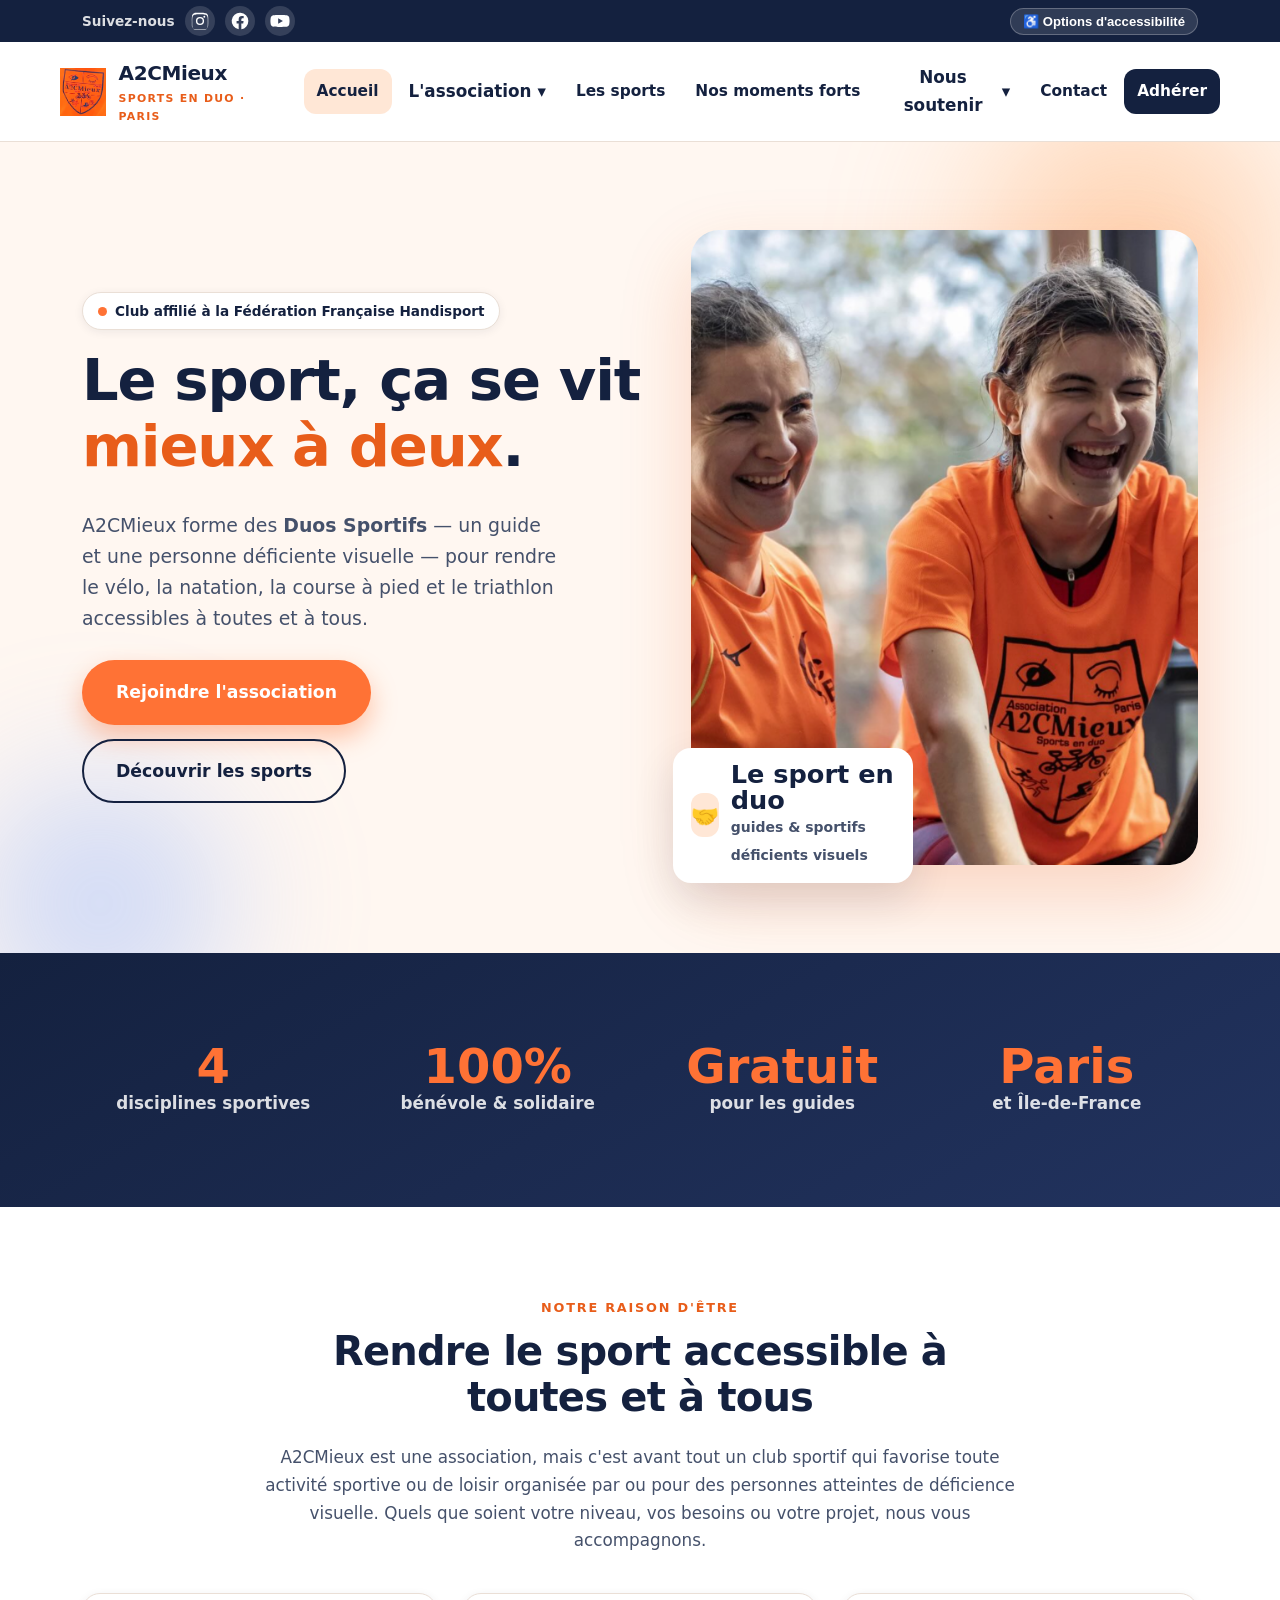
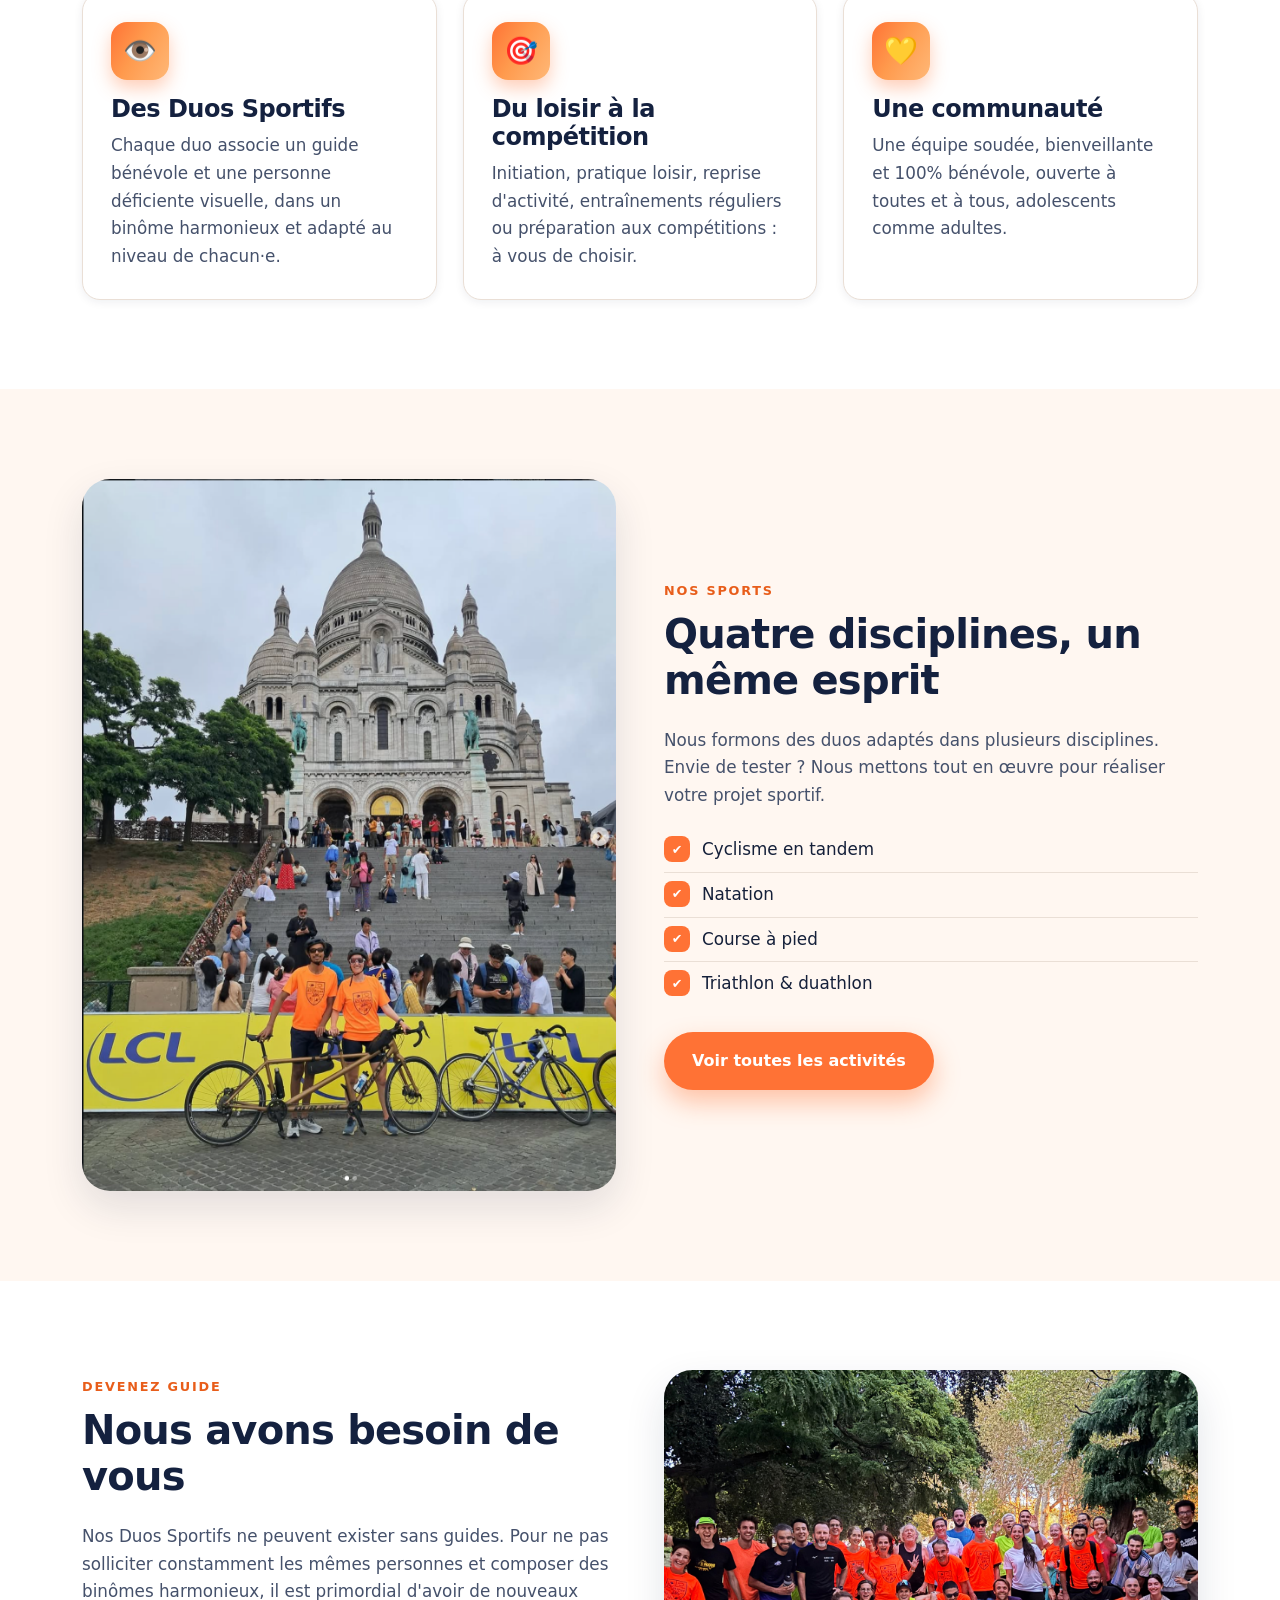
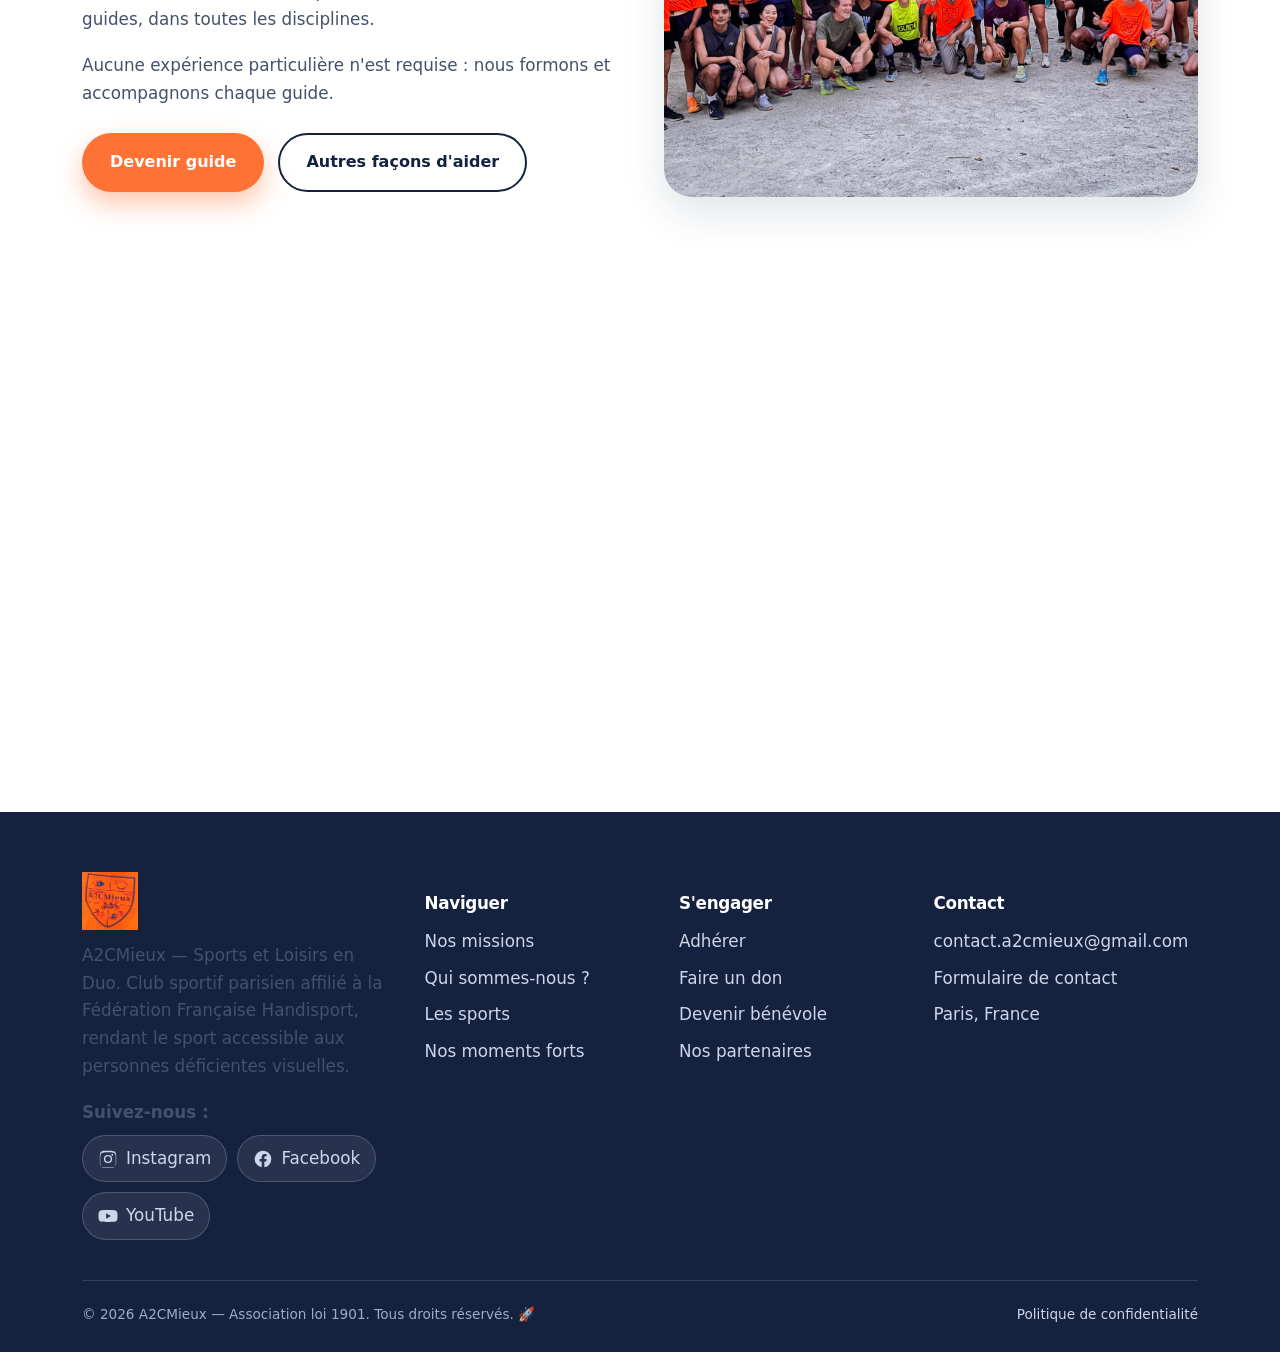
<file: site/index.html>
<!DOCTYPE html>
<html lang="fr">
<head>
  <!-- Google tag (gtag.js) -->
  <script async src="https://www.googletagmanager.com/gtag/js?id=G-MGCTTY5V6H"></script>
  <script>
    window.dataLayer = window.dataLayer || [];
    function gtag(){dataLayer.push(arguments);}
    gtag('js', new Date());
    gtag('config', 'G-MGCTTY5V6H');
  </script>
  <meta charset="UTF-8">
  <meta name="viewport" content="width=device-width, initial-scale=1">
  <title>A2CMieux — Sports et Loisirs en Duo</title>
  <meta name="description" content="A2CMieux, club sportif parisien affilié à la Fédération Française Handisport, rend le sport accessible aux personnes déficientes visuelles grâce à des Duos Sportifs guide + sportif.">
  <meta property="og:title" content="A2CMieux — Sports et Loisirs en Duo">
  <meta property="og:description" content="A2CMieux, club sportif parisien affilié à la Fédération Française Handisport, rend le sport accessible aux personnes déficientes visuelles grâce à des Duos Sportifs guide + sportif.">
  <meta property="og:type" content="website">
  <meta name="theme-color" content="#FF7235">
  <link rel="icon" type="image/x-icon" href="assets/img/favicon.ico">
  <link rel="icon" type="image/png" sizes="192x192" href="assets/img/favicon-192.png">
  <link rel="apple-touch-icon" href="assets/img/apple-touch-icon.png">
  <link rel="stylesheet" href="assets/css/style.css">
</head>
<body>
  <a class="skip-link" href="#main">Aller au contenu principal</a>

  <div class="a11y-bar" role="region" aria-label="Options d'accessibilité et réseaux sociaux">
    <div class="container">
      <span class="a11y-bar-label">Suivez-nous</span>
      <div class="social social--bar"><a href="https://www.instagram.com/a2cmieux.paris" target="_blank" rel="noopener" aria-label="Instagram (nouvel onglet)" class="social-instagram"><svg viewBox="0 0 24 24" width="20" height="20" aria-hidden="true" focusable="false"><path fill="currentColor" d="M12 2.2c3.2 0 3.6 0 4.9.1 1.2.1 1.8.3 2.2.4.6.2 1 .5 1.4.9.4.4.7.8.9 1.4.2.4.4 1 .4 2.2.1 1.3.1 1.7.1 4.9s0 3.6-.1 4.9c-.1 1.2-.3 1.8-.4 2.2-.2.6-.5 1-.9 1.4-.4.4-.8.7-1.4.9-.4.2-1 .4-2.2.4-1.3.1-1.7.1-4.9.1s-3.6 0-4.9-.1c-1.2-.1-1.8-.3-2.2-.4-.6-.2-1-.5-1.4-.9-.4-.4-.7-.8-.9-1.4-.2-.4-.4-1-.4-2.2C2.2 15.6 2.2 15.2 2.2 12s0-3.6.1-4.9c.1-1.2.3-1.8.4-2.2.2-.6.5-1 .9-1.4.4-.4.8-.7 1.4-.9.4-.2 1-.4 2.2-.4C8.4 2.2 8.8 2.2 12 2.2Zm0 1.8c-3.1 0-3.5 0-4.7.1-1.1.1-1.7.2-2.1.4-.5.2-.9.4-1.2.8-.4.3-.6.7-.8 1.2-.2.4-.3 1-.4 2.1-.1 1.2-.1 1.6-.1 4.7s0 3.5.1 4.7c.1 1.1.2 1.7.4 2.1.2.5.4.9.8 1.2.3.4.7.6 1.2.8.4.2 1 .3 2.1.4 1.2.1 1.6.1 4.7.1s3.5 0 4.7-.1c1.1-.1 1.7-.2 2.1-.4.5-.2.9-.4 1.2-.8.4-.3.6-.7.8-1.2.2-.4.3-1 .4-2.1.1-1.2.1-1.6.1-4.7s0-3.5-.1-4.7c-.1-1.1-.2-1.7-.4-2.1-.2-.5-.4-.9-.8-1.2-.3-.4-.7-.6-1.2-.8-.4-.2-1-.3-2.1-.4-1.2-.1-1.6-.1-4.7-.1Zm0 3.1a4.9 4.9 0 1 1 0 9.8 4.9 4.9 0 0 1 0-9.8Zm0 8.1a3.2 3.2 0 1 0 0-6.4 3.2 3.2 0 0 0 0 6.4Zm6.3-8.3a1.15 1.15 0 1 1-2.3 0 1.15 1.15 0 0 1 2.3 0Z"/></svg></a><a href="https://www.facebook.com/a2cmieuxsports" target="_blank" rel="noopener" aria-label="Facebook (nouvel onglet)" class="social-facebook"><svg viewBox="0 0 24 24" width="20" height="20" aria-hidden="true" focusable="false"><path fill="currentColor" d="M22 12a10 10 0 1 0-11.6 9.9v-7H7.9V12h2.5V9.8c0-2.5 1.5-3.9 3.8-3.9 1.1 0 2.2.2 2.2.2v2.5h-1.2c-1.2 0-1.6.8-1.6 1.6V12h2.7l-.4 2.9h-2.3v7A10 10 0 0 0 22 12Z"/></svg></a><a href="https://www.youtube.com/channel/UCHil4jJGYPGS2OwvpxKMLXA/featured" target="_blank" rel="noopener" aria-label="Chaîne YouTube (nouvel onglet)" class="social-youtube"><svg viewBox="0 0 24 24" width="20" height="20" aria-hidden="true" focusable="false"><path fill="currentColor" d="M23 7.5a3 3 0 0 0-2.1-2.1C19 4.9 12 4.9 12 4.9s-7 0-8.9.5A3 3 0 0 0 1 7.5 31 31 0 0 0 .5 12 31 31 0 0 0 1 16.5a3 3 0 0 0 2.1 2.1c1.9.5 8.9.5 8.9.5s7 0 8.9-.5a3 3 0 0 0 2.1-2.1A31 31 0 0 0 23.5 12 31 31 0 0 0 23 7.5ZM9.8 15.3V8.7l5.7 3.3-5.7 3.3Z"/></svg></a></div>
      <button type="button" id="a11y-open" class="a11y-btn" aria-expanded="false" aria-controls="a11y-panel">
        <span aria-hidden="true">&#9855;</span> Options d'accessibilité
      </button>
    </div>
  </div>

  <div class="a11y-overlay" id="a11y-overlay" hidden></div>
  <aside class="a11y-panel" id="a11y-panel" role="dialog" aria-modal="true" aria-labelledby="a11y-title" hidden>
    <div class="a11y-panel-head">
      <h2 id="a11y-title"><span aria-hidden="true">&#9855;</span> Accessibilité</h2>
      <button type="button" id="a11y-close" class="a11y-close" aria-label="Fermer le panneau d'accessibilité">&#10005;</button>
    </div>
    <p class="a11y-panel-intro">Adaptez l'affichage à votre confort. Vos réglages sont mémorisés sur cet appareil.</p>
    <div class="a11y-grid">
      <button type="button" class="a11y-tool" data-a11y="text-plus"><span class="ico" aria-hidden="true">A+</span> Augmenter le texte</button>
      <button type="button" class="a11y-tool" data-a11y="text-minus"><span class="ico" aria-hidden="true">A&minus;</span> Diminuer le texte</button>
      <button type="button" class="a11y-tool" data-a11y="grayscale" aria-pressed="false"><span class="ico" aria-hidden="true">&#9681;</span> Niveaux de gris</button>
      <button type="button" class="a11y-tool" data-a11y="contrast" aria-pressed="false"><span class="ico" aria-hidden="true">&#9680;</span> Haut contraste</button>
      <button type="button" class="a11y-tool" data-a11y="negative" aria-pressed="false"><span class="ico" aria-hidden="true">&#9635;</span> Contraste négatif</button>
      <button type="button" class="a11y-tool" data-a11y="lightbg" aria-pressed="false"><span class="ico" aria-hidden="true">&#9723;</span> Arrière-plan clair</button>
      <button type="button" class="a11y-tool" data-a11y="underline" aria-pressed="false"><span class="ico" aria-hidden="true">&#95;</span> Liens soulignés</button>
      <button type="button" class="a11y-tool" data-a11y="readable" aria-pressed="false"><span class="ico" aria-hidden="true">&#9633;A</span> Police lisible</button>
    </div>
    <button type="button" class="a11y-reset" data-a11y="reset"><span aria-hidden="true">&#8635;</span> Réinitialiser</button>
  </aside>

  <header class="site-header">
    <nav class="container nav" aria-label="Navigation principale">
      <a class="brand" href="index.html" aria-label="A2CMieux, retour à l'accueil">
        <img src="assets/img/logo.png" alt="" width="48" height="48">
        <span><b>A2CMieux</b><small>Sports en duo · Paris</small></span>
      </a>
      <button class="nav-toggle" aria-expanded="false" aria-controls="primary-menu">
        <span aria-hidden="true">☰</span> Menu
      </button>
      <ul class="menu" id="primary-menu">
        <li><a href="index.html" aria-current="page">Accueil</a></li>
        <li class="has-sub" data-open="false"><button type="button" aria-expanded="false" aria-haspopup="true">L'association <span aria-hidden="true">▾</span></button><ul class="submenu"><li><a href="nos-missions.html">Nos missions</a></li><li><a href="qui-sommes-nous.html">Qui sommes-nous ?</a></li><li><a href="nos-partenaires.html">Nos partenaires</a></li></ul></li>
        <li><a href="les-sports.html">Les sports</a></li>
        <li><a href="nos-moments-forts.html">Nos moments forts</a></li>
        <li class="has-sub" data-open="false"><button type="button" aria-expanded="false" aria-haspopup="true">Nous soutenir <span aria-hidden="true">▾</span></button><ul class="submenu"><li><a href="adhesions.html">Adhésions</a></li><li><a href="faire-un-don.html">Faire un don</a></li><li><a href="devenir-benevole.html">Devenir bénévole</a></li></ul></li>
        <li><a href="contact.html">Contact</a></li>
        <li><a class="btn-nav" href="adhesions.html">Adhérer</a></li>
      </ul>
    </nav>
  </header>

  <main id="main">
    <section class="hero">
      <div class="container">
        <div class="reveal">
          <span class="eyebrow"><span class="dot"></span> Club affilié à la Fédération Française Handisport</span>
          <h1>Le sport, ça se vit <span>mieux à deux</span>.</h1>
          <p class="lead">A2CMieux forme des <strong>Duos Sportifs</strong> — un guide et une personne déficiente visuelle — pour rendre le vélo, la natation, la course à pied et le triathlon accessibles à toutes et à tous.</p>
          <div class="btn-group">
            <a class="btn btn-primary btn-lg" href="adhesions.html">Rejoindre l'association</a>
            <a class="btn btn-outline btn-lg" href="les-sports.html">Découvrir les sports</a>
          </div>
        </div>
        <div class="hero-media reveal">
          <img src="assets/img/gallery/photo-01.png" alt="Deux sportives de l'association A2CMieux, en maillot orange, souriant pendant une séance de vélo.">
          <div class="badge">
            <span class="ic" aria-hidden="true">🤝</span>
            <span><b>Le sport en duo</b><small>guides &amp; sportifs déficients visuels</small></span>
          </div>
        </div>
      </div>
    </section>

    <section class="stripe section">
      <div class="container">
        <div class="stat-grid reveal">
          <div class="stat"><b>4</b><span>disciplines sportives</span></div>
          <div class="stat"><b>100%</b><span>bénévole &amp; solidaire</span></div>
          <div class="stat"><b>Gratuit</b><span>pour les guides</span></div>
          <div class="stat"><b>Paris</b><span>et Île-de-France</span></div>
        </div>
      </div>
    </section>

    <section class="section">
      <div class="container">
        <div class="center narrow reveal">
          <p class="tag-line">Notre raison d'être</p>
          <h2>Rendre le sport accessible à toutes et à tous</h2>
          <p>A2CMieux est une association, mais c'est avant tout un club sportif qui favorise toute activité sportive ou de loisir organisée par ou pour des personnes atteintes de déficience visuelle. Quels que soient votre niveau, vos besoins ou votre projet, nous vous accompagnons.</p>
        </div>
        <div class="grid grid-3" style="margin-top:2.4rem">
          <article class="card reveal">
            <div class="ic" aria-hidden="true">👁️</div>
            <h3>Des Duos Sportifs</h3>
            <p>Chaque duo associe un guide bénévole et une personne déficiente visuelle, dans un binôme harmonieux et adapté au niveau de chacun·e.</p>
          </article>
          <article class="card reveal">
            <div class="ic" aria-hidden="true">🎯</div>
            <h3>Du loisir à la compétition</h3>
            <p>Initiation, pratique loisir, reprise d'activité, entraînements réguliers ou préparation aux compétitions : à vous de choisir.</p>
          </article>
          <article class="card reveal">
            <div class="ic" aria-hidden="true">💛</div>
            <h3>Une communauté</h3>
            <p>Une équipe soudée, bienveillante et 100% bénévole, ouverte à toutes et à tous, adolescents comme adultes.</p>
          </article>
        </div>
      </div>
    </section>

    <section class="section section--alt">
      <div class="container">
        <div class="split reveal">
          <div class="split-media split-media--tall"><img src="assets/img/gallery/photo-08.png" alt="Un duo de cyclistes A2CMieux posant avec leur tandem devant la basilique du Sacré-Cœur à Paris."></div>
          <div>
            <p class="tag-line">Nos sports</p>
            <h2>Quatre disciplines, un même esprit</h2>
            <p>Nous formons des duos adaptés dans plusieurs disciplines. Envie de tester&nbsp;? Nous mettons tout en œuvre pour réaliser votre projet sportif.</p>
            <ul class="ticks">
              <li>Cyclisme en tandem</li>
              <li>Natation</li>
              <li>Course à pied</li>
              <li>Triathlon &amp; duathlon</li>
            </ul>
            <div class="btn-group">
              <a class="btn btn-primary" href="les-sports.html">Voir toutes les activités</a>
            </div>
          </div>
        </div>
      </div>
    </section>

    <section class="section">
      <div class="container">
        <div class="split reverse reveal">
          <div class="split-media"><img src="assets/img/gallery/big-groupe-a2cmieux.jpg" alt="Grand groupe de membres A2CMieux réunis ensemble."></div>
          <div>
            <p class="tag-line">Devenez guide</p>
            <h2>Nous avons besoin de vous</h2>
            <p>Nos Duos Sportifs ne peuvent exister sans guides. Pour ne pas solliciter constamment les mêmes personnes et composer des binômes harmonieux, il est primordial d'avoir de nouveaux guides, dans toutes les disciplines.</p>
            <p>Aucune expérience particulière n'est requise : nous formons et accompagnons chaque guide.</p>
            <div class="btn-group">
              <a class="btn btn-primary" href="adhesions.html">Devenir guide</a>
              <a class="btn btn-outline" href="devenir-benevole.html">Autres façons d'aider</a>
            </div>
          </div>
        </div>
      </div>
    </section>

    <section class="section">
      <div class="container">
        <div class="callout reveal">
          <h2>Prêt·e à nous rejoindre&nbsp;?</h2>
          <p>Que vous soyez déficient·e visuel·le, guide bénévole ou simplement motivé·e, il y a une place pour vous chez A2CMieux. Le sport, ça se vit mieux à deux&nbsp;!</p>
          <div class="btn-group" style="justify-content:center">
            <a class="btn btn-primary btn-lg" href="adhesions.html">Adhérer à l'association</a>
            <a class="btn btn-outline btn-lg" href="contact.html">Nous contacter</a>
          </div>
        </div>
      </div>
    </section>

  </main>
  <footer class="site-footer">
    <div class="container">
      <div class="footer-grid">
        <div class="footer-brand">
          <img src="assets/img/logo.png" alt="Logo A2CMieux">
          <p>A2CMieux — Sports et Loisirs en Duo. Club sportif parisien affilié à la Fédération Française Handisport, rendant le sport accessible aux personnes déficientes visuelles.</p>
          <p class="footer-follow"><strong>Suivez-nous&nbsp;:</strong></p>
          <div class="social social--footer"><a href="https://www.instagram.com/a2cmieux.paris" target="_blank" rel="noopener" aria-label="Instagram (nouvel onglet)" class="social-instagram"><svg viewBox="0 0 24 24" width="20" height="20" aria-hidden="true" focusable="false"><path fill="currentColor" d="M12 2.2c3.2 0 3.6 0 4.9.1 1.2.1 1.8.3 2.2.4.6.2 1 .5 1.4.9.4.4.7.8.9 1.4.2.4.4 1 .4 2.2.1 1.3.1 1.7.1 4.9s0 3.6-.1 4.9c-.1 1.2-.3 1.8-.4 2.2-.2.6-.5 1-.9 1.4-.4.4-.8.7-1.4.9-.4.2-1 .4-2.2.4-1.3.1-1.7.1-4.9.1s-3.6 0-4.9-.1c-1.2-.1-1.8-.3-2.2-.4-.6-.2-1-.5-1.4-.9-.4-.4-.7-.8-.9-1.4-.2-.4-.4-1-.4-2.2C2.2 15.6 2.2 15.2 2.2 12s0-3.6.1-4.9c.1-1.2.3-1.8.4-2.2.2-.6.5-1 .9-1.4.4-.4.8-.7 1.4-.9.4-.2 1-.4 2.2-.4C8.4 2.2 8.8 2.2 12 2.2Zm0 1.8c-3.1 0-3.5 0-4.7.1-1.1.1-1.7.2-2.1.4-.5.2-.9.4-1.2.8-.4.3-.6.7-.8 1.2-.2.4-.3 1-.4 2.1-.1 1.2-.1 1.6-.1 4.7s0 3.5.1 4.7c.1 1.1.2 1.7.4 2.1.2.5.4.9.8 1.2.3.4.7.6 1.2.8.4.2 1 .3 2.1.4 1.2.1 1.6.1 4.7.1s3.5 0 4.7-.1c1.1-.1 1.7-.2 2.1-.4.5-.2.9-.4 1.2-.8.4-.3.6-.7.8-1.2.2-.4.3-1 .4-2.1.1-1.2.1-1.6.1-4.7s0-3.5-.1-4.7c-.1-1.1-.2-1.7-.4-2.1-.2-.5-.4-.9-.8-1.2-.3-.4-.7-.6-1.2-.8-.4-.2-1-.3-2.1-.4-1.2-.1-1.6-.1-4.7-.1Zm0 3.1a4.9 4.9 0 1 1 0 9.8 4.9 4.9 0 0 1 0-9.8Zm0 8.1a3.2 3.2 0 1 0 0-6.4 3.2 3.2 0 0 0 0 6.4Zm6.3-8.3a1.15 1.15 0 1 1-2.3 0 1.15 1.15 0 0 1 2.3 0Z"/></svg><span>Instagram</span></a><a href="https://www.facebook.com/a2cmieuxsports" target="_blank" rel="noopener" aria-label="Facebook (nouvel onglet)" class="social-facebook"><svg viewBox="0 0 24 24" width="20" height="20" aria-hidden="true" focusable="false"><path fill="currentColor" d="M22 12a10 10 0 1 0-11.6 9.9v-7H7.9V12h2.5V9.8c0-2.5 1.5-3.9 3.8-3.9 1.1 0 2.2.2 2.2.2v2.5h-1.2c-1.2 0-1.6.8-1.6 1.6V12h2.7l-.4 2.9h-2.3v7A10 10 0 0 0 22 12Z"/></svg><span>Facebook</span></a><a href="https://www.youtube.com/channel/UCHil4jJGYPGS2OwvpxKMLXA/featured" target="_blank" rel="noopener" aria-label="Chaîne YouTube (nouvel onglet)" class="social-youtube"><svg viewBox="0 0 24 24" width="20" height="20" aria-hidden="true" focusable="false"><path fill="currentColor" d="M23 7.5a3 3 0 0 0-2.1-2.1C19 4.9 12 4.9 12 4.9s-7 0-8.9.5A3 3 0 0 0 1 7.5 31 31 0 0 0 .5 12 31 31 0 0 0 1 16.5a3 3 0 0 0 2.1 2.1c1.9.5 8.9.5 8.9.5s7 0 8.9-.5a3 3 0 0 0 2.1-2.1A31 31 0 0 0 23.5 12 31 31 0 0 0 23 7.5ZM9.8 15.3V8.7l5.7 3.3-5.7 3.3Z"/></svg><span>YouTube</span></a></div>
        </div>
        <div>
          <h4>Naviguer</h4>
          <ul>
            <li><a href="nos-missions.html">Nos missions</a></li>
            <li><a href="qui-sommes-nous.html">Qui sommes-nous ?</a></li>
            <li><a href="les-sports.html">Les sports</a></li>
            <li><a href="nos-moments-forts.html">Nos moments forts</a></li>
          </ul>
        </div>
        <div>
          <h4>S'engager</h4>
          <ul>
            <li><a href="adhesions.html">Adhérer</a></li>
            <li><a href="faire-un-don.html">Faire un don</a></li>
            <li><a href="devenir-benevole.html">Devenir bénévole</a></li>
            <li><a href="nos-partenaires.html">Nos partenaires</a></li>
          </ul>
        </div>
        <div>
          <h4>Contact</h4>
          <ul>
            <li><a href="mailto:contact.a2cmieux@gmail.com">contact.a2cmieux@gmail.com</a></li>
            <li><a href="contact.html">Formulaire de contact</a></li>
            <li>Paris, France</li>
          </ul>
        </div>
      </div>
      <div class="footer-bottom">
        <span>© <span id="year">2026</span> A2CMieux — Association loi 1901. Tous droits réservés. 🚀</span>
        <span><a href="politique-de-confidentialite.html">Politique de confidentialité</a></span>
      </div>
    </div>
  </footer>

  <script src="assets/js/main.js"></script>
</body>
</html>
</file>
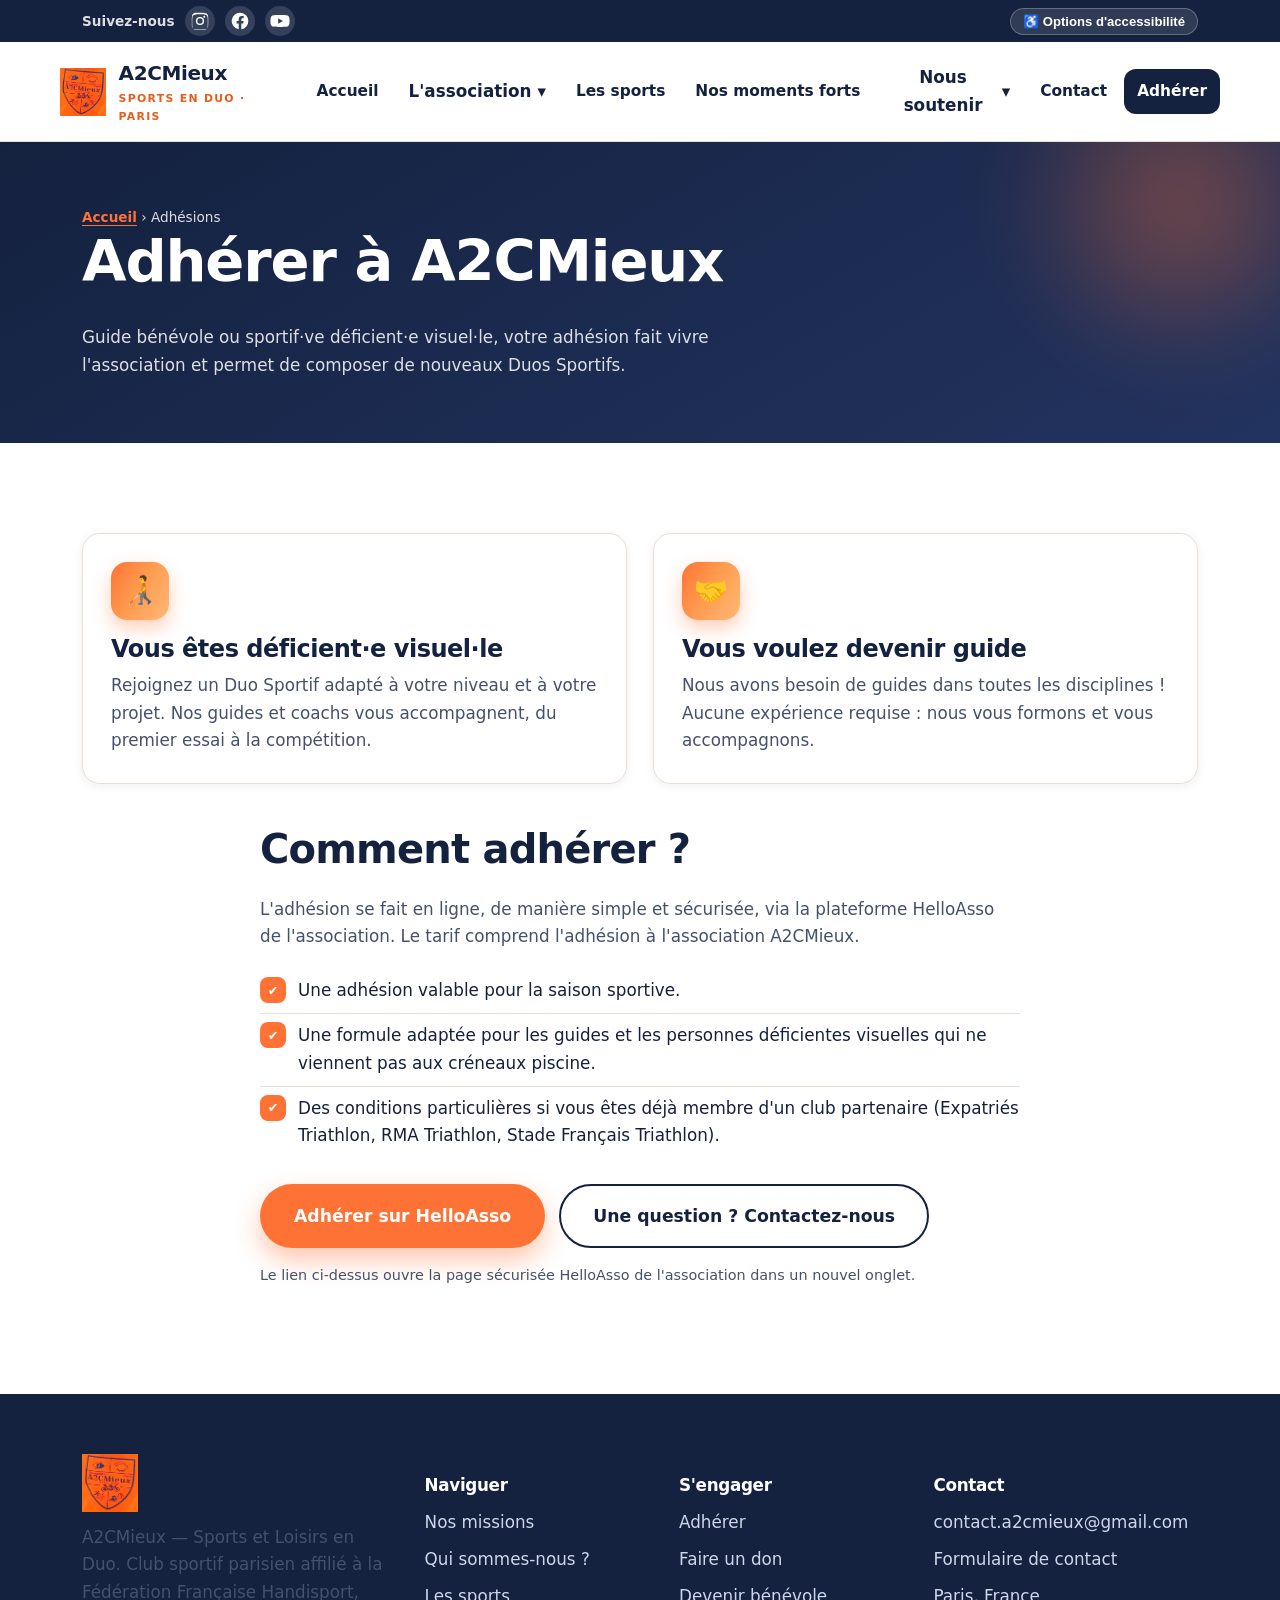
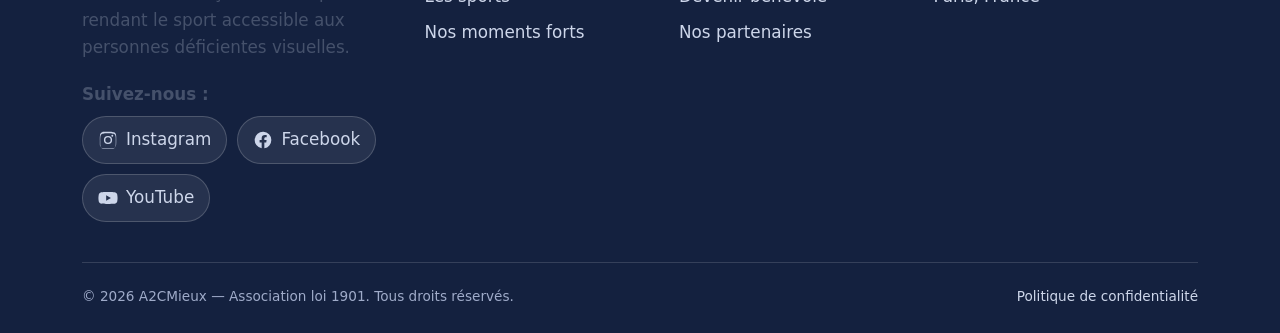
<file: site/adhesions.html>
<!DOCTYPE html>
<html lang="fr">
<head>
  <!-- Google tag (gtag.js) -->
  <script async src="https://www.googletagmanager.com/gtag/js?id=G-MGCTTY5V6H"></script>
  <script>
    window.dataLayer = window.dataLayer || [];
    function gtag(){dataLayer.push(arguments);}
    gtag('js', new Date());
    gtag('config', 'G-MGCTTY5V6H');
  </script>
  <meta charset="UTF-8">
  <meta name="viewport" content="width=device-width, initial-scale=1">
  <title>Adhésions — A2CMieux</title>
  <meta name="description" content="Adhérez à A2CMieux en tant que guide ou personne déficiente visuelle et rejoignez nos Duos Sportifs.">
  <meta property="og:title" content="Adhésions — A2CMieux">
  <meta property="og:description" content="Adhérez à A2CMieux en tant que guide ou personne déficiente visuelle et rejoignez nos Duos Sportifs.">
  <meta property="og:type" content="website">
  <meta name="theme-color" content="#FF7235">
  <link rel="icon" type="image/x-icon" href="assets/img/favicon.ico">
  <link rel="icon" type="image/png" sizes="192x192" href="assets/img/favicon-192.png">
  <link rel="apple-touch-icon" href="assets/img/apple-touch-icon.png">
  <link rel="stylesheet" href="assets/css/style.css">
</head>
<body>
  <a class="skip-link" href="#main">Aller au contenu principal</a>

  <div class="a11y-bar" role="region" aria-label="Options d'accessibilité et réseaux sociaux">
    <div class="container">
      <span class="a11y-bar-label">Suivez-nous</span>
      <div class="social social--bar"><a href="https://www.instagram.com/a2cmieux.paris" target="_blank" rel="noopener" aria-label="Instagram (nouvel onglet)" class="social-instagram"><svg viewBox="0 0 24 24" width="20" height="20" aria-hidden="true" focusable="false"><path fill="currentColor" d="M12 2.2c3.2 0 3.6 0 4.9.1 1.2.1 1.8.3 2.2.4.6.2 1 .5 1.4.9.4.4.7.8.9 1.4.2.4.4 1 .4 2.2.1 1.3.1 1.7.1 4.9s0 3.6-.1 4.9c-.1 1.2-.3 1.8-.4 2.2-.2.6-.5 1-.9 1.4-.4.4-.8.7-1.4.9-.4.2-1 .4-2.2.4-1.3.1-1.7.1-4.9.1s-3.6 0-4.9-.1c-1.2-.1-1.8-.3-2.2-.4-.6-.2-1-.5-1.4-.9-.4-.4-.7-.8-.9-1.4-.2-.4-.4-1-.4-2.2C2.2 15.6 2.2 15.2 2.2 12s0-3.6.1-4.9c.1-1.2.3-1.8.4-2.2.2-.6.5-1 .9-1.4.4-.4.8-.7 1.4-.9.4-.2 1-.4 2.2-.4C8.4 2.2 8.8 2.2 12 2.2Zm0 1.8c-3.1 0-3.5 0-4.7.1-1.1.1-1.7.2-2.1.4-.5.2-.9.4-1.2.8-.4.3-.6.7-.8 1.2-.2.4-.3 1-.4 2.1-.1 1.2-.1 1.6-.1 4.7s0 3.5.1 4.7c.1 1.1.2 1.7.4 2.1.2.5.4.9.8 1.2.3.4.7.6 1.2.8.4.2 1 .3 2.1.4 1.2.1 1.6.1 4.7.1s3.5 0 4.7-.1c1.1-.1 1.7-.2 2.1-.4.5-.2.9-.4 1.2-.8.4-.3.6-.7.8-1.2.2-.4.3-1 .4-2.1.1-1.2.1-1.6.1-4.7s0-3.5-.1-4.7c-.1-1.1-.2-1.7-.4-2.1-.2-.5-.4-.9-.8-1.2-.3-.4-.7-.6-1.2-.8-.4-.2-1-.3-2.1-.4-1.2-.1-1.6-.1-4.7-.1Zm0 3.1a4.9 4.9 0 1 1 0 9.8 4.9 4.9 0 0 1 0-9.8Zm0 8.1a3.2 3.2 0 1 0 0-6.4 3.2 3.2 0 0 0 0 6.4Zm6.3-8.3a1.15 1.15 0 1 1-2.3 0 1.15 1.15 0 0 1 2.3 0Z"/></svg></a><a href="https://www.facebook.com/a2cmieuxsports" target="_blank" rel="noopener" aria-label="Facebook (nouvel onglet)" class="social-facebook"><svg viewBox="0 0 24 24" width="20" height="20" aria-hidden="true" focusable="false"><path fill="currentColor" d="M22 12a10 10 0 1 0-11.6 9.9v-7H7.9V12h2.5V9.8c0-2.5 1.5-3.9 3.8-3.9 1.1 0 2.2.2 2.2.2v2.5h-1.2c-1.2 0-1.6.8-1.6 1.6V12h2.7l-.4 2.9h-2.3v7A10 10 0 0 0 22 12Z"/></svg></a><a href="https://www.youtube.com/channel/UCHil4jJGYPGS2OwvpxKMLXA/featured" target="_blank" rel="noopener" aria-label="Chaîne YouTube (nouvel onglet)" class="social-youtube"><svg viewBox="0 0 24 24" width="20" height="20" aria-hidden="true" focusable="false"><path fill="currentColor" d="M23 7.5a3 3 0 0 0-2.1-2.1C19 4.9 12 4.9 12 4.9s-7 0-8.9.5A3 3 0 0 0 1 7.5 31 31 0 0 0 .5 12 31 31 0 0 0 1 16.5a3 3 0 0 0 2.1 2.1c1.9.5 8.9.5 8.9.5s7 0 8.9-.5a3 3 0 0 0 2.1-2.1A31 31 0 0 0 23.5 12 31 31 0 0 0 23 7.5ZM9.8 15.3V8.7l5.7 3.3-5.7 3.3Z"/></svg></a></div>
      <button type="button" id="a11y-open" class="a11y-btn" aria-expanded="false" aria-controls="a11y-panel">
        <span aria-hidden="true">&#9855;</span> Options d'accessibilité
      </button>
    </div>
  </div>

  <div class="a11y-overlay" id="a11y-overlay" hidden></div>
  <aside class="a11y-panel" id="a11y-panel" role="dialog" aria-modal="true" aria-labelledby="a11y-title" hidden>
    <div class="a11y-panel-head">
      <h2 id="a11y-title"><span aria-hidden="true">&#9855;</span> Accessibilité</h2>
      <button type="button" id="a11y-close" class="a11y-close" aria-label="Fermer le panneau d'accessibilité">&#10005;</button>
    </div>
    <p class="a11y-panel-intro">Adaptez l'affichage à votre confort. Vos réglages sont mémorisés sur cet appareil.</p>
    <div class="a11y-grid">
      <button type="button" class="a11y-tool" data-a11y="text-plus"><span class="ico" aria-hidden="true">A+</span> Augmenter le texte</button>
      <button type="button" class="a11y-tool" data-a11y="text-minus"><span class="ico" aria-hidden="true">A&minus;</span> Diminuer le texte</button>
      <button type="button" class="a11y-tool" data-a11y="grayscale" aria-pressed="false"><span class="ico" aria-hidden="true">&#9681;</span> Niveaux de gris</button>
      <button type="button" class="a11y-tool" data-a11y="contrast" aria-pressed="false"><span class="ico" aria-hidden="true">&#9680;</span> Haut contraste</button>
      <button type="button" class="a11y-tool" data-a11y="negative" aria-pressed="false"><span class="ico" aria-hidden="true">&#9635;</span> Contraste négatif</button>
      <button type="button" class="a11y-tool" data-a11y="lightbg" aria-pressed="false"><span class="ico" aria-hidden="true">&#9723;</span> Arrière-plan clair</button>
      <button type="button" class="a11y-tool" data-a11y="underline" aria-pressed="false"><span class="ico" aria-hidden="true">&#95;</span> Liens soulignés</button>
      <button type="button" class="a11y-tool" data-a11y="readable" aria-pressed="false"><span class="ico" aria-hidden="true">&#9633;A</span> Police lisible</button>
    </div>
    <button type="button" class="a11y-reset" data-a11y="reset"><span aria-hidden="true">&#8635;</span> Réinitialiser</button>
  </aside>

  <header class="site-header">
    <nav class="container nav" aria-label="Navigation principale">
      <a class="brand" href="index.html" aria-label="A2CMieux, retour à l'accueil">
        <img src="assets/img/logo.png" alt="" width="48" height="48">
        <span><b>A2CMieux</b><small>Sports en duo · Paris</small></span>
      </a>
      <button class="nav-toggle" aria-expanded="false" aria-controls="primary-menu">
        <span aria-hidden="true">☰</span> Menu
      </button>
      <ul class="menu" id="primary-menu">
        <li><a href="index.html">Accueil</a></li>
        <li class="has-sub" data-open="false"><button type="button" aria-expanded="false" aria-haspopup="true">L'association <span aria-hidden="true">▾</span></button><ul class="submenu"><li><a href="nos-missions.html">Nos missions</a></li><li><a href="qui-sommes-nous.html">Qui sommes-nous ?</a></li><li><a href="nos-partenaires.html">Nos partenaires</a></li></ul></li>
        <li><a href="les-sports.html">Les sports</a></li>
        <li><a href="nos-moments-forts.html">Nos moments forts</a></li>
        <li class="has-sub" data-open="false"><button type="button" aria-expanded="false" aria-haspopup="true">Nous soutenir <span aria-hidden="true">▾</span></button><ul class="submenu"><li><a href="adhesions.html" aria-current="page">Adhésions</a></li><li><a href="faire-un-don.html">Faire un don</a></li><li><a href="devenir-benevole.html">Devenir bénévole</a></li></ul></li>
        <li><a href="contact.html">Contact</a></li>
        <li><a class="btn-nav" href="adhesions.html">Adhérer</a></li>
      </ul>
    </nav>
  </header>

  <main id="main">
    <section class="page-head">
      <div class="container">
        <p class="crumb"><a href="index.html">Accueil</a> › Adhésions</p>
        <h1>Adhérer à A2CMieux</h1>
        <p class="reveal">Guide bénévole ou sportif·ve déficient·e visuel·le, votre adhésion fait vivre l'association et permet de composer de nouveaux Duos Sportifs.</p>
      </div>
    </section>
    <section class="section">
      <div class="container">
        <div class="grid grid-2 reveal">
          <article class="card">
            <div class="ic" aria-hidden="true">🧑‍🦯</div>
            <h3>Vous êtes déficient·e visuel·le</h3>
            <p>Rejoignez un Duo Sportif adapté à votre niveau et à votre projet. Nos guides et coachs vous accompagnent, du premier essai à la compétition.</p>
          </article>
          <article class="card">
            <div class="ic" aria-hidden="true">🤝</div>
            <h3>Vous voulez devenir guide</h3>
            <p>Nous avons besoin de guides dans toutes les disciplines&nbsp;! Aucune expérience requise&nbsp;: nous vous formons et vous accompagnons.</p>
          </article>
        </div>

        <div class="narrow reveal" style="margin-top:2.6rem">
          <h2>Comment adhérer&nbsp;?</h2>
          <p>L'adhésion se fait en ligne, de manière simple et sécurisée, via la plateforme HelloAsso de l'association. Le tarif comprend l'adhésion à l'association A2CMieux.</p>
          <ul class="ticks">
            <li>Une adhésion valable pour la saison sportive.</li>
            <li>Une formule adaptée pour les guides et les personnes déficientes visuelles qui ne viennent pas aux créneaux piscine.</li>
            <li>Des conditions particulières si vous êtes déjà membre d'un club partenaire (Expatriés Triathlon, RMA Triathlon, Stade Français Triathlon).</li>
          </ul>
          <div class="btn-group">
            <a class="btn btn-primary btn-lg" href="https://www.helloasso.com/associations/a2cmieux-sports-et-loisirs-en-duo" target="_blank" rel="noopener">Adhérer sur HelloAsso</a>
            <a class="btn btn-outline btn-lg" href="contact.html">Une question ? Contactez-nous</a>
          </div>
          <p style="margin-top:1rem;font-size:.9rem">Le lien ci-dessus ouvre la page sécurisée HelloAsso de l'association dans un nouvel onglet.</p>
        </div>
      </div>
    </section>

  </main>
  <footer class="site-footer">
    <div class="container">
      <div class="footer-grid">
        <div class="footer-brand">
          <img src="assets/img/logo.png" alt="Logo A2CMieux">
          <p>A2CMieux — Sports et Loisirs en Duo. Club sportif parisien affilié à la Fédération Française Handisport, rendant le sport accessible aux personnes déficientes visuelles.</p>
          <p class="footer-follow"><strong>Suivez-nous&nbsp;:</strong></p>
          <div class="social social--footer"><a href="https://www.instagram.com/a2cmieux.paris" target="_blank" rel="noopener" aria-label="Instagram (nouvel onglet)" class="social-instagram"><svg viewBox="0 0 24 24" width="20" height="20" aria-hidden="true" focusable="false"><path fill="currentColor" d="M12 2.2c3.2 0 3.6 0 4.9.1 1.2.1 1.8.3 2.2.4.6.2 1 .5 1.4.9.4.4.7.8.9 1.4.2.4.4 1 .4 2.2.1 1.3.1 1.7.1 4.9s0 3.6-.1 4.9c-.1 1.2-.3 1.8-.4 2.2-.2.6-.5 1-.9 1.4-.4.4-.8.7-1.4.9-.4.2-1 .4-2.2.4-1.3.1-1.7.1-4.9.1s-3.6 0-4.9-.1c-1.2-.1-1.8-.3-2.2-.4-.6-.2-1-.5-1.4-.9-.4-.4-.7-.8-.9-1.4-.2-.4-.4-1-.4-2.2C2.2 15.6 2.2 15.2 2.2 12s0-3.6.1-4.9c.1-1.2.3-1.8.4-2.2.2-.6.5-1 .9-1.4.4-.4.8-.7 1.4-.9.4-.2 1-.4 2.2-.4C8.4 2.2 8.8 2.2 12 2.2Zm0 1.8c-3.1 0-3.5 0-4.7.1-1.1.1-1.7.2-2.1.4-.5.2-.9.4-1.2.8-.4.3-.6.7-.8 1.2-.2.4-.3 1-.4 2.1-.1 1.2-.1 1.6-.1 4.7s0 3.5.1 4.7c.1 1.1.2 1.7.4 2.1.2.5.4.9.8 1.2.3.4.7.6 1.2.8.4.2 1 .3 2.1.4 1.2.1 1.6.1 4.7.1s3.5 0 4.7-.1c1.1-.1 1.7-.2 2.1-.4.5-.2.9-.4 1.2-.8.4-.3.6-.7.8-1.2.2-.4.3-1 .4-2.1.1-1.2.1-1.6.1-4.7s0-3.5-.1-4.7c-.1-1.1-.2-1.7-.4-2.1-.2-.5-.4-.9-.8-1.2-.3-.4-.7-.6-1.2-.8-.4-.2-1-.3-2.1-.4-1.2-.1-1.6-.1-4.7-.1Zm0 3.1a4.9 4.9 0 1 1 0 9.8 4.9 4.9 0 0 1 0-9.8Zm0 8.1a3.2 3.2 0 1 0 0-6.4 3.2 3.2 0 0 0 0 6.4Zm6.3-8.3a1.15 1.15 0 1 1-2.3 0 1.15 1.15 0 0 1 2.3 0Z"/></svg><span>Instagram</span></a><a href="https://www.facebook.com/a2cmieuxsports" target="_blank" rel="noopener" aria-label="Facebook (nouvel onglet)" class="social-facebook"><svg viewBox="0 0 24 24" width="20" height="20" aria-hidden="true" focusable="false"><path fill="currentColor" d="M22 12a10 10 0 1 0-11.6 9.9v-7H7.9V12h2.5V9.8c0-2.5 1.5-3.9 3.8-3.9 1.1 0 2.2.2 2.2.2v2.5h-1.2c-1.2 0-1.6.8-1.6 1.6V12h2.7l-.4 2.9h-2.3v7A10 10 0 0 0 22 12Z"/></svg><span>Facebook</span></a><a href="https://www.youtube.com/channel/UCHil4jJGYPGS2OwvpxKMLXA/featured" target="_blank" rel="noopener" aria-label="Chaîne YouTube (nouvel onglet)" class="social-youtube"><svg viewBox="0 0 24 24" width="20" height="20" aria-hidden="true" focusable="false"><path fill="currentColor" d="M23 7.5a3 3 0 0 0-2.1-2.1C19 4.9 12 4.9 12 4.9s-7 0-8.9.5A3 3 0 0 0 1 7.5 31 31 0 0 0 .5 12 31 31 0 0 0 1 16.5a3 3 0 0 0 2.1 2.1c1.9.5 8.9.5 8.9.5s7 0 8.9-.5a3 3 0 0 0 2.1-2.1A31 31 0 0 0 23.5 12 31 31 0 0 0 23 7.5ZM9.8 15.3V8.7l5.7 3.3-5.7 3.3Z"/></svg><span>YouTube</span></a></div>
        </div>
        <div>
          <h4>Naviguer</h4>
          <ul>
            <li><a href="nos-missions.html">Nos missions</a></li>
            <li><a href="qui-sommes-nous.html">Qui sommes-nous ?</a></li>
            <li><a href="les-sports.html">Les sports</a></li>
            <li><a href="nos-moments-forts.html">Nos moments forts</a></li>
          </ul>
        </div>
        <div>
          <h4>S'engager</h4>
          <ul>
            <li><a href="adhesions.html">Adhérer</a></li>
            <li><a href="faire-un-don.html">Faire un don</a></li>
            <li><a href="devenir-benevole.html">Devenir bénévole</a></li>
            <li><a href="nos-partenaires.html">Nos partenaires</a></li>
          </ul>
        </div>
        <div>
          <h4>Contact</h4>
          <ul>
            <li><a href="mailto:contact.a2cmieux@gmail.com">contact.a2cmieux@gmail.com</a></li>
            <li><a href="contact.html">Formulaire de contact</a></li>
            <li>Paris, France</li>
          </ul>
        </div>
      </div>
      <div class="footer-bottom">
        <span>© <span id="year">2026</span> A2CMieux — Association loi 1901. Tous droits réservés.</span>
        <span><a href="politique-de-confidentialite.html">Politique de confidentialité</a></span>
      </div>
    </div>
  </footer>

  <script src="assets/js/main.js"></script>
</body>
</html>
</file>
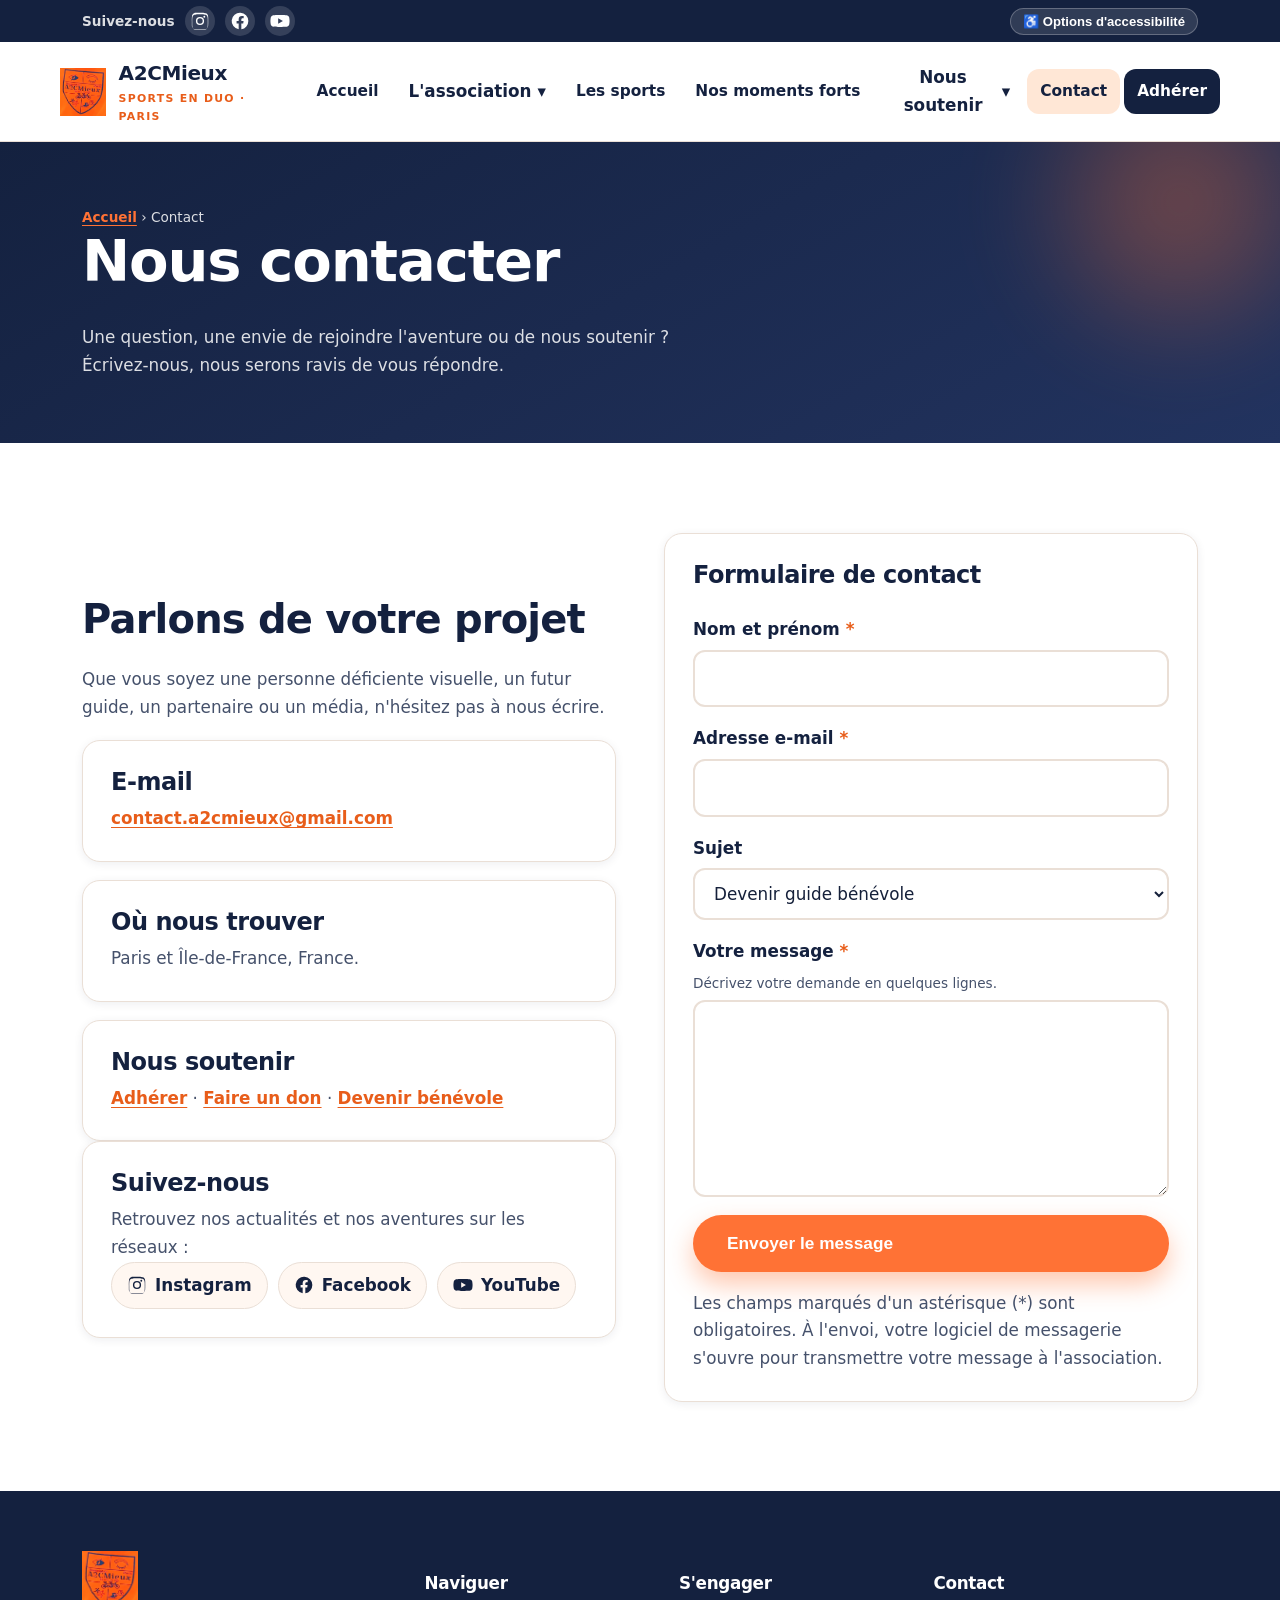
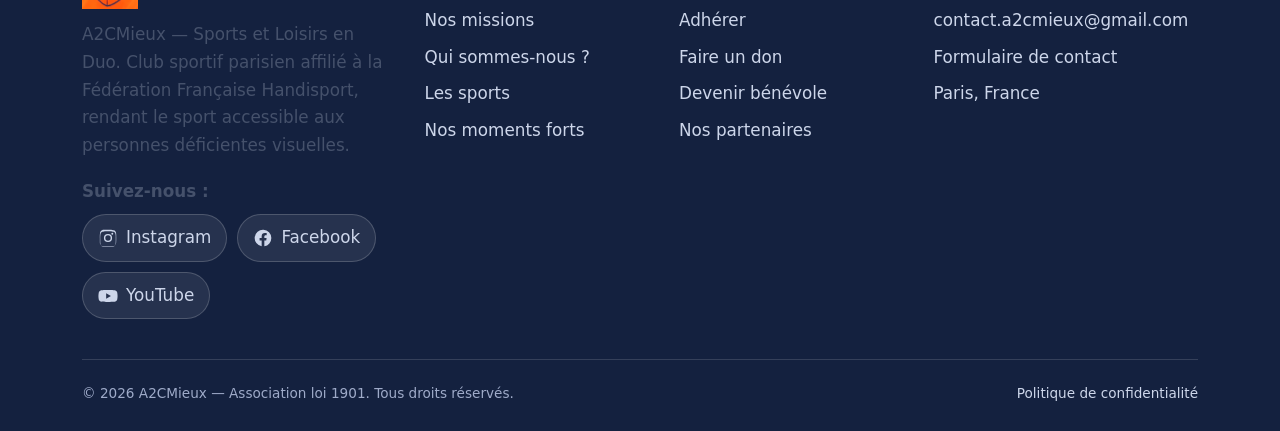
<file: site/contact.html>
<!DOCTYPE html>
<html lang="fr">
<head>
  <!-- Google tag (gtag.js) -->
  <script async src="https://www.googletagmanager.com/gtag/js?id=G-MGCTTY5V6H"></script>
  <script>
    window.dataLayer = window.dataLayer || [];
    function gtag(){dataLayer.push(arguments);}
    gtag('js', new Date());
    gtag('config', 'G-MGCTTY5V6H');
  </script>
  <meta charset="UTF-8">
  <meta name="viewport" content="width=device-width, initial-scale=1">
  <title>Contact — A2CMieux</title>
  <meta name="description" content="Contactez A2CMieux pour rejoindre l'association, devenir guide, proposer un partenariat ou poser vos questions.">
  <meta property="og:title" content="Contact — A2CMieux">
  <meta property="og:description" content="Contactez A2CMieux pour rejoindre l'association, devenir guide, proposer un partenariat ou poser vos questions.">
  <meta property="og:type" content="website">
  <meta name="theme-color" content="#FF7235">
  <link rel="icon" type="image/x-icon" href="assets/img/favicon.ico">
  <link rel="icon" type="image/png" sizes="192x192" href="assets/img/favicon-192.png">
  <link rel="apple-touch-icon" href="assets/img/apple-touch-icon.png">
  <link rel="stylesheet" href="assets/css/style.css">
</head>
<body>
  <a class="skip-link" href="#main">Aller au contenu principal</a>

  <div class="a11y-bar" role="region" aria-label="Options d'accessibilité et réseaux sociaux">
    <div class="container">
      <span class="a11y-bar-label">Suivez-nous</span>
      <div class="social social--bar"><a href="https://www.instagram.com/a2cmieux.paris" target="_blank" rel="noopener" aria-label="Instagram (nouvel onglet)" class="social-instagram"><svg viewBox="0 0 24 24" width="20" height="20" aria-hidden="true" focusable="false"><path fill="currentColor" d="M12 2.2c3.2 0 3.6 0 4.9.1 1.2.1 1.8.3 2.2.4.6.2 1 .5 1.4.9.4.4.7.8.9 1.4.2.4.4 1 .4 2.2.1 1.3.1 1.7.1 4.9s0 3.6-.1 4.9c-.1 1.2-.3 1.8-.4 2.2-.2.6-.5 1-.9 1.4-.4.4-.8.7-1.4.9-.4.2-1 .4-2.2.4-1.3.1-1.7.1-4.9.1s-3.6 0-4.9-.1c-1.2-.1-1.8-.3-2.2-.4-.6-.2-1-.5-1.4-.9-.4-.4-.7-.8-.9-1.4-.2-.4-.4-1-.4-2.2C2.2 15.6 2.2 15.2 2.2 12s0-3.6.1-4.9c.1-1.2.3-1.8.4-2.2.2-.6.5-1 .9-1.4.4-.4.8-.7 1.4-.9.4-.2 1-.4 2.2-.4C8.4 2.2 8.8 2.2 12 2.2Zm0 1.8c-3.1 0-3.5 0-4.7.1-1.1.1-1.7.2-2.1.4-.5.2-.9.4-1.2.8-.4.3-.6.7-.8 1.2-.2.4-.3 1-.4 2.1-.1 1.2-.1 1.6-.1 4.7s0 3.5.1 4.7c.1 1.1.2 1.7.4 2.1.2.5.4.9.8 1.2.3.4.7.6 1.2.8.4.2 1 .3 2.1.4 1.2.1 1.6.1 4.7.1s3.5 0 4.7-.1c1.1-.1 1.7-.2 2.1-.4.5-.2.9-.4 1.2-.8.4-.3.6-.7.8-1.2.2-.4.3-1 .4-2.1.1-1.2.1-1.6.1-4.7s0-3.5-.1-4.7c-.1-1.1-.2-1.7-.4-2.1-.2-.5-.4-.9-.8-1.2-.3-.4-.7-.6-1.2-.8-.4-.2-1-.3-2.1-.4-1.2-.1-1.6-.1-4.7-.1Zm0 3.1a4.9 4.9 0 1 1 0 9.8 4.9 4.9 0 0 1 0-9.8Zm0 8.1a3.2 3.2 0 1 0 0-6.4 3.2 3.2 0 0 0 0 6.4Zm6.3-8.3a1.15 1.15 0 1 1-2.3 0 1.15 1.15 0 0 1 2.3 0Z"/></svg></a><a href="https://www.facebook.com/a2cmieuxsports" target="_blank" rel="noopener" aria-label="Facebook (nouvel onglet)" class="social-facebook"><svg viewBox="0 0 24 24" width="20" height="20" aria-hidden="true" focusable="false"><path fill="currentColor" d="M22 12a10 10 0 1 0-11.6 9.9v-7H7.9V12h2.5V9.8c0-2.5 1.5-3.9 3.8-3.9 1.1 0 2.2.2 2.2.2v2.5h-1.2c-1.2 0-1.6.8-1.6 1.6V12h2.7l-.4 2.9h-2.3v7A10 10 0 0 0 22 12Z"/></svg></a><a href="https://www.youtube.com/channel/UCHil4jJGYPGS2OwvpxKMLXA/featured" target="_blank" rel="noopener" aria-label="Chaîne YouTube (nouvel onglet)" class="social-youtube"><svg viewBox="0 0 24 24" width="20" height="20" aria-hidden="true" focusable="false"><path fill="currentColor" d="M23 7.5a3 3 0 0 0-2.1-2.1C19 4.9 12 4.9 12 4.9s-7 0-8.9.5A3 3 0 0 0 1 7.5 31 31 0 0 0 .5 12 31 31 0 0 0 1 16.5a3 3 0 0 0 2.1 2.1c1.9.5 8.9.5 8.9.5s7 0 8.9-.5a3 3 0 0 0 2.1-2.1A31 31 0 0 0 23.5 12 31 31 0 0 0 23 7.5ZM9.8 15.3V8.7l5.7 3.3-5.7 3.3Z"/></svg></a></div>
      <button type="button" id="a11y-open" class="a11y-btn" aria-expanded="false" aria-controls="a11y-panel">
        <span aria-hidden="true">&#9855;</span> Options d'accessibilité
      </button>
    </div>
  </div>

  <div class="a11y-overlay" id="a11y-overlay" hidden></div>
  <aside class="a11y-panel" id="a11y-panel" role="dialog" aria-modal="true" aria-labelledby="a11y-title" hidden>
    <div class="a11y-panel-head">
      <h2 id="a11y-title"><span aria-hidden="true">&#9855;</span> Accessibilité</h2>
      <button type="button" id="a11y-close" class="a11y-close" aria-label="Fermer le panneau d'accessibilité">&#10005;</button>
    </div>
    <p class="a11y-panel-intro">Adaptez l'affichage à votre confort. Vos réglages sont mémorisés sur cet appareil.</p>
    <div class="a11y-grid">
      <button type="button" class="a11y-tool" data-a11y="text-plus"><span class="ico" aria-hidden="true">A+</span> Augmenter le texte</button>
      <button type="button" class="a11y-tool" data-a11y="text-minus"><span class="ico" aria-hidden="true">A&minus;</span> Diminuer le texte</button>
      <button type="button" class="a11y-tool" data-a11y="grayscale" aria-pressed="false"><span class="ico" aria-hidden="true">&#9681;</span> Niveaux de gris</button>
      <button type="button" class="a11y-tool" data-a11y="contrast" aria-pressed="false"><span class="ico" aria-hidden="true">&#9680;</span> Haut contraste</button>
      <button type="button" class="a11y-tool" data-a11y="negative" aria-pressed="false"><span class="ico" aria-hidden="true">&#9635;</span> Contraste négatif</button>
      <button type="button" class="a11y-tool" data-a11y="lightbg" aria-pressed="false"><span class="ico" aria-hidden="true">&#9723;</span> Arrière-plan clair</button>
      <button type="button" class="a11y-tool" data-a11y="underline" aria-pressed="false"><span class="ico" aria-hidden="true">&#95;</span> Liens soulignés</button>
      <button type="button" class="a11y-tool" data-a11y="readable" aria-pressed="false"><span class="ico" aria-hidden="true">&#9633;A</span> Police lisible</button>
    </div>
    <button type="button" class="a11y-reset" data-a11y="reset"><span aria-hidden="true">&#8635;</span> Réinitialiser</button>
  </aside>

  <header class="site-header">
    <nav class="container nav" aria-label="Navigation principale">
      <a class="brand" href="index.html" aria-label="A2CMieux, retour à l'accueil">
        <img src="assets/img/logo.png" alt="" width="48" height="48">
        <span><b>A2CMieux</b><small>Sports en duo · Paris</small></span>
      </a>
      <button class="nav-toggle" aria-expanded="false" aria-controls="primary-menu">
        <span aria-hidden="true">☰</span> Menu
      </button>
      <ul class="menu" id="primary-menu">
        <li><a href="index.html">Accueil</a></li>
        <li class="has-sub" data-open="false"><button type="button" aria-expanded="false" aria-haspopup="true">L'association <span aria-hidden="true">▾</span></button><ul class="submenu"><li><a href="nos-missions.html">Nos missions</a></li><li><a href="qui-sommes-nous.html">Qui sommes-nous ?</a></li><li><a href="nos-partenaires.html">Nos partenaires</a></li></ul></li>
        <li><a href="les-sports.html">Les sports</a></li>
        <li><a href="nos-moments-forts.html">Nos moments forts</a></li>
        <li class="has-sub" data-open="false"><button type="button" aria-expanded="false" aria-haspopup="true">Nous soutenir <span aria-hidden="true">▾</span></button><ul class="submenu"><li><a href="adhesions.html">Adhésions</a></li><li><a href="faire-un-don.html">Faire un don</a></li><li><a href="devenir-benevole.html">Devenir bénévole</a></li></ul></li>
        <li><a href="contact.html" aria-current="page">Contact</a></li>
        <li><a class="btn-nav" href="adhesions.html">Adhérer</a></li>
      </ul>
    </nav>
  </header>

  <main id="main">
    <section class="page-head">
      <div class="container">
        <p class="crumb"><a href="index.html">Accueil</a> › Contact</p>
        <h1>Nous contacter</h1>
        <p class="reveal">Une question, une envie de rejoindre l'aventure ou de nous soutenir ? Écrivez-nous, nous serons ravis de vous répondre.</p>
      </div>
    </section>
    <section class="section">
      <div class="container">
        <div class="split reveal">
          <div>
            <h2>Parlons de votre projet</h2>
            <p>Que vous soyez une personne déficiente visuelle, un futur guide, un partenaire ou un média, n'hésitez pas à nous écrire.</p>
            <div class="card" style="margin-bottom:18px">
              <h3>E-mail</h3>
              <p><a href="mailto:contact.a2cmieux@gmail.com">contact.a2cmieux@gmail.com</a></p>
            </div>
            <div class="card" style="margin-bottom:18px">
              <h3>Où nous trouver</h3>
              <p>Paris et Île-de-France, France.</p>
            </div>
            <div class="card">
              <h3>Nous soutenir</h3>
              <p><a href="adhesions.html">Adhérer</a> · <a href="faire-un-don.html">Faire un don</a> · <a href="devenir-benevole.html">Devenir bénévole</a></p>
            </div>
            <div class="card">
              <h3>Suivez-nous</h3>
              <p>Retrouvez nos actualités et nos aventures sur les réseaux&nbsp;:</p>
              <div class="social social--card"><a href="https://www.instagram.com/a2cmieux.paris" target="_blank" rel="noopener" aria-label="Instagram (nouvel onglet)" class="social-instagram"><svg viewBox="0 0 24 24" width="20" height="20" aria-hidden="true" focusable="false"><path fill="currentColor" d="M12 2.2c3.2 0 3.6 0 4.9.1 1.2.1 1.8.3 2.2.4.6.2 1 .5 1.4.9.4.4.7.8.9 1.4.2.4.4 1 .4 2.2.1 1.3.1 1.7.1 4.9s0 3.6-.1 4.9c-.1 1.2-.3 1.8-.4 2.2-.2.6-.5 1-.9 1.4-.4.4-.8.7-1.4.9-.4.2-1 .4-2.2.4-1.3.1-1.7.1-4.9.1s-3.6 0-4.9-.1c-1.2-.1-1.8-.3-2.2-.4-.6-.2-1-.5-1.4-.9-.4-.4-.7-.8-.9-1.4-.2-.4-.4-1-.4-2.2C2.2 15.6 2.2 15.2 2.2 12s0-3.6.1-4.9c.1-1.2.3-1.8.4-2.2.2-.6.5-1 .9-1.4.4-.4.8-.7 1.4-.9.4-.2 1-.4 2.2-.4C8.4 2.2 8.8 2.2 12 2.2Zm0 1.8c-3.1 0-3.5 0-4.7.1-1.1.1-1.7.2-2.1.4-.5.2-.9.4-1.2.8-.4.3-.6.7-.8 1.2-.2.4-.3 1-.4 2.1-.1 1.2-.1 1.6-.1 4.7s0 3.5.1 4.7c.1 1.1.2 1.7.4 2.1.2.5.4.9.8 1.2.3.4.7.6 1.2.8.4.2 1 .3 2.1.4 1.2.1 1.6.1 4.7.1s3.5 0 4.7-.1c1.1-.1 1.7-.2 2.1-.4.5-.2.9-.4 1.2-.8.4-.3.6-.7.8-1.2.2-.4.3-1 .4-2.1.1-1.2.1-1.6.1-4.7s0-3.5-.1-4.7c-.1-1.1-.2-1.7-.4-2.1-.2-.5-.4-.9-.8-1.2-.3-.4-.7-.6-1.2-.8-.4-.2-1-.3-2.1-.4-1.2-.1-1.6-.1-4.7-.1Zm0 3.1a4.9 4.9 0 1 1 0 9.8 4.9 4.9 0 0 1 0-9.8Zm0 8.1a3.2 3.2 0 1 0 0-6.4 3.2 3.2 0 0 0 0 6.4Zm6.3-8.3a1.15 1.15 0 1 1-2.3 0 1.15 1.15 0 0 1 2.3 0Z"/></svg><span>Instagram</span></a><a href="https://www.facebook.com/a2cmieuxsports" target="_blank" rel="noopener" aria-label="Facebook (nouvel onglet)" class="social-facebook"><svg viewBox="0 0 24 24" width="20" height="20" aria-hidden="true" focusable="false"><path fill="currentColor" d="M22 12a10 10 0 1 0-11.6 9.9v-7H7.9V12h2.5V9.8c0-2.5 1.5-3.9 3.8-3.9 1.1 0 2.2.2 2.2.2v2.5h-1.2c-1.2 0-1.6.8-1.6 1.6V12h2.7l-.4 2.9h-2.3v7A10 10 0 0 0 22 12Z"/></svg><span>Facebook</span></a><a href="https://www.youtube.com/channel/UCHil4jJGYPGS2OwvpxKMLXA/featured" target="_blank" rel="noopener" aria-label="Chaîne YouTube (nouvel onglet)" class="social-youtube"><svg viewBox="0 0 24 24" width="20" height="20" aria-hidden="true" focusable="false"><path fill="currentColor" d="M23 7.5a3 3 0 0 0-2.1-2.1C19 4.9 12 4.9 12 4.9s-7 0-8.9.5A3 3 0 0 0 1 7.5 31 31 0 0 0 .5 12 31 31 0 0 0 1 16.5a3 3 0 0 0 2.1 2.1c1.9.5 8.9.5 8.9.5s7 0 8.9-.5a3 3 0 0 0 2.1-2.1A31 31 0 0 0 23.5 12 31 31 0 0 0 23 7.5ZM9.8 15.3V8.7l5.7 3.3-5.7 3.3Z"/></svg><span>YouTube</span></a></div>
            </div>
          </div>
          <div>
            <form class="form card" action="mailto:contact.a2cmieux@gmail.com" method="post" enctype="text/plain" aria-label="Formulaire de contact">
              <h3 class="mt-0">Formulaire de contact</h3>
              <div class="field">
                <label for="nom">Nom et prénom <span class="req" aria-hidden="true">*</span></label>
                <input id="nom" name="nom" type="text" autocomplete="name" required>
              </div>
              <div class="field">
                <label for="email">Adresse e-mail <span class="req" aria-hidden="true">*</span></label>
                <input id="email" name="email" type="email" autocomplete="email" required>
              </div>
              <div class="field">
                <label for="sujet">Sujet</label>
                <select id="sujet" name="sujet">
                  <option>Devenir guide bénévole</option>
                  <option>Pratiquer un sport (déficient·e visuel·le)</option>
                  <option>Proposer un partenariat</option>
                  <option>Faire un don</option>
                  <option>Autre</option>
                </select>
              </div>
              <div class="field">
                <label for="message">Votre message <span class="req" aria-hidden="true">*</span></label>
                <span class="hint" id="msg-hint">Décrivez votre demande en quelques lignes.</span>
                <textarea id="message" name="message" rows="6" aria-describedby="msg-hint" required></textarea>
              </div>
              <button class="btn btn-primary btn-lg" type="submit">Envoyer le message</button>
              <p class="hint">Les champs marqués d'un astérisque (*) sont obligatoires. À l'envoi, votre logiciel de messagerie s'ouvre pour transmettre votre message à l'association.</p>
            </form>
          </div>
        </div>
      </div>
    </section>

  </main>
  <footer class="site-footer">
    <div class="container">
      <div class="footer-grid">
        <div class="footer-brand">
          <img src="assets/img/logo.png" alt="Logo A2CMieux">
          <p>A2CMieux — Sports et Loisirs en Duo. Club sportif parisien affilié à la Fédération Française Handisport, rendant le sport accessible aux personnes déficientes visuelles.</p>
          <p class="footer-follow"><strong>Suivez-nous&nbsp;:</strong></p>
          <div class="social social--footer"><a href="https://www.instagram.com/a2cmieux.paris" target="_blank" rel="noopener" aria-label="Instagram (nouvel onglet)" class="social-instagram"><svg viewBox="0 0 24 24" width="20" height="20" aria-hidden="true" focusable="false"><path fill="currentColor" d="M12 2.2c3.2 0 3.6 0 4.9.1 1.2.1 1.8.3 2.2.4.6.2 1 .5 1.4.9.4.4.7.8.9 1.4.2.4.4 1 .4 2.2.1 1.3.1 1.7.1 4.9s0 3.6-.1 4.9c-.1 1.2-.3 1.8-.4 2.2-.2.6-.5 1-.9 1.4-.4.4-.8.7-1.4.9-.4.2-1 .4-2.2.4-1.3.1-1.7.1-4.9.1s-3.6 0-4.9-.1c-1.2-.1-1.8-.3-2.2-.4-.6-.2-1-.5-1.4-.9-.4-.4-.7-.8-.9-1.4-.2-.4-.4-1-.4-2.2C2.2 15.6 2.2 15.2 2.2 12s0-3.6.1-4.9c.1-1.2.3-1.8.4-2.2.2-.6.5-1 .9-1.4.4-.4.8-.7 1.4-.9.4-.2 1-.4 2.2-.4C8.4 2.2 8.8 2.2 12 2.2Zm0 1.8c-3.1 0-3.5 0-4.7.1-1.1.1-1.7.2-2.1.4-.5.2-.9.4-1.2.8-.4.3-.6.7-.8 1.2-.2.4-.3 1-.4 2.1-.1 1.2-.1 1.6-.1 4.7s0 3.5.1 4.7c.1 1.1.2 1.7.4 2.1.2.5.4.9.8 1.2.3.4.7.6 1.2.8.4.2 1 .3 2.1.4 1.2.1 1.6.1 4.7.1s3.5 0 4.7-.1c1.1-.1 1.7-.2 2.1-.4.5-.2.9-.4 1.2-.8.4-.3.6-.7.8-1.2.2-.4.3-1 .4-2.1.1-1.2.1-1.6.1-4.7s0-3.5-.1-4.7c-.1-1.1-.2-1.7-.4-2.1-.2-.5-.4-.9-.8-1.2-.3-.4-.7-.6-1.2-.8-.4-.2-1-.3-2.1-.4-1.2-.1-1.6-.1-4.7-.1Zm0 3.1a4.9 4.9 0 1 1 0 9.8 4.9 4.9 0 0 1 0-9.8Zm0 8.1a3.2 3.2 0 1 0 0-6.4 3.2 3.2 0 0 0 0 6.4Zm6.3-8.3a1.15 1.15 0 1 1-2.3 0 1.15 1.15 0 0 1 2.3 0Z"/></svg><span>Instagram</span></a><a href="https://www.facebook.com/a2cmieuxsports" target="_blank" rel="noopener" aria-label="Facebook (nouvel onglet)" class="social-facebook"><svg viewBox="0 0 24 24" width="20" height="20" aria-hidden="true" focusable="false"><path fill="currentColor" d="M22 12a10 10 0 1 0-11.6 9.9v-7H7.9V12h2.5V9.8c0-2.5 1.5-3.9 3.8-3.9 1.1 0 2.2.2 2.2.2v2.5h-1.2c-1.2 0-1.6.8-1.6 1.6V12h2.7l-.4 2.9h-2.3v7A10 10 0 0 0 22 12Z"/></svg><span>Facebook</span></a><a href="https://www.youtube.com/channel/UCHil4jJGYPGS2OwvpxKMLXA/featured" target="_blank" rel="noopener" aria-label="Chaîne YouTube (nouvel onglet)" class="social-youtube"><svg viewBox="0 0 24 24" width="20" height="20" aria-hidden="true" focusable="false"><path fill="currentColor" d="M23 7.5a3 3 0 0 0-2.1-2.1C19 4.9 12 4.9 12 4.9s-7 0-8.9.5A3 3 0 0 0 1 7.5 31 31 0 0 0 .5 12 31 31 0 0 0 1 16.5a3 3 0 0 0 2.1 2.1c1.9.5 8.9.5 8.9.5s7 0 8.9-.5a3 3 0 0 0 2.1-2.1A31 31 0 0 0 23.5 12 31 31 0 0 0 23 7.5ZM9.8 15.3V8.7l5.7 3.3-5.7 3.3Z"/></svg><span>YouTube</span></a></div>
        </div>
        <div>
          <h4>Naviguer</h4>
          <ul>
            <li><a href="nos-missions.html">Nos missions</a></li>
            <li><a href="qui-sommes-nous.html">Qui sommes-nous ?</a></li>
            <li><a href="les-sports.html">Les sports</a></li>
            <li><a href="nos-moments-forts.html">Nos moments forts</a></li>
          </ul>
        </div>
        <div>
          <h4>S'engager</h4>
          <ul>
            <li><a href="adhesions.html">Adhérer</a></li>
            <li><a href="faire-un-don.html">Faire un don</a></li>
            <li><a href="devenir-benevole.html">Devenir bénévole</a></li>
            <li><a href="nos-partenaires.html">Nos partenaires</a></li>
          </ul>
        </div>
        <div>
          <h4>Contact</h4>
          <ul>
            <li><a href="mailto:contact.a2cmieux@gmail.com">contact.a2cmieux@gmail.com</a></li>
            <li><a href="contact.html">Formulaire de contact</a></li>
            <li>Paris, France</li>
          </ul>
        </div>
      </div>
      <div class="footer-bottom">
        <span>© <span id="year">2026</span> A2CMieux — Association loi 1901. Tous droits réservés.</span>
        <span><a href="politique-de-confidentialite.html">Politique de confidentialité</a></span>
      </div>
    </div>
  </footer>

  <script src="assets/js/main.js"></script>
</body>
</html>
</file>
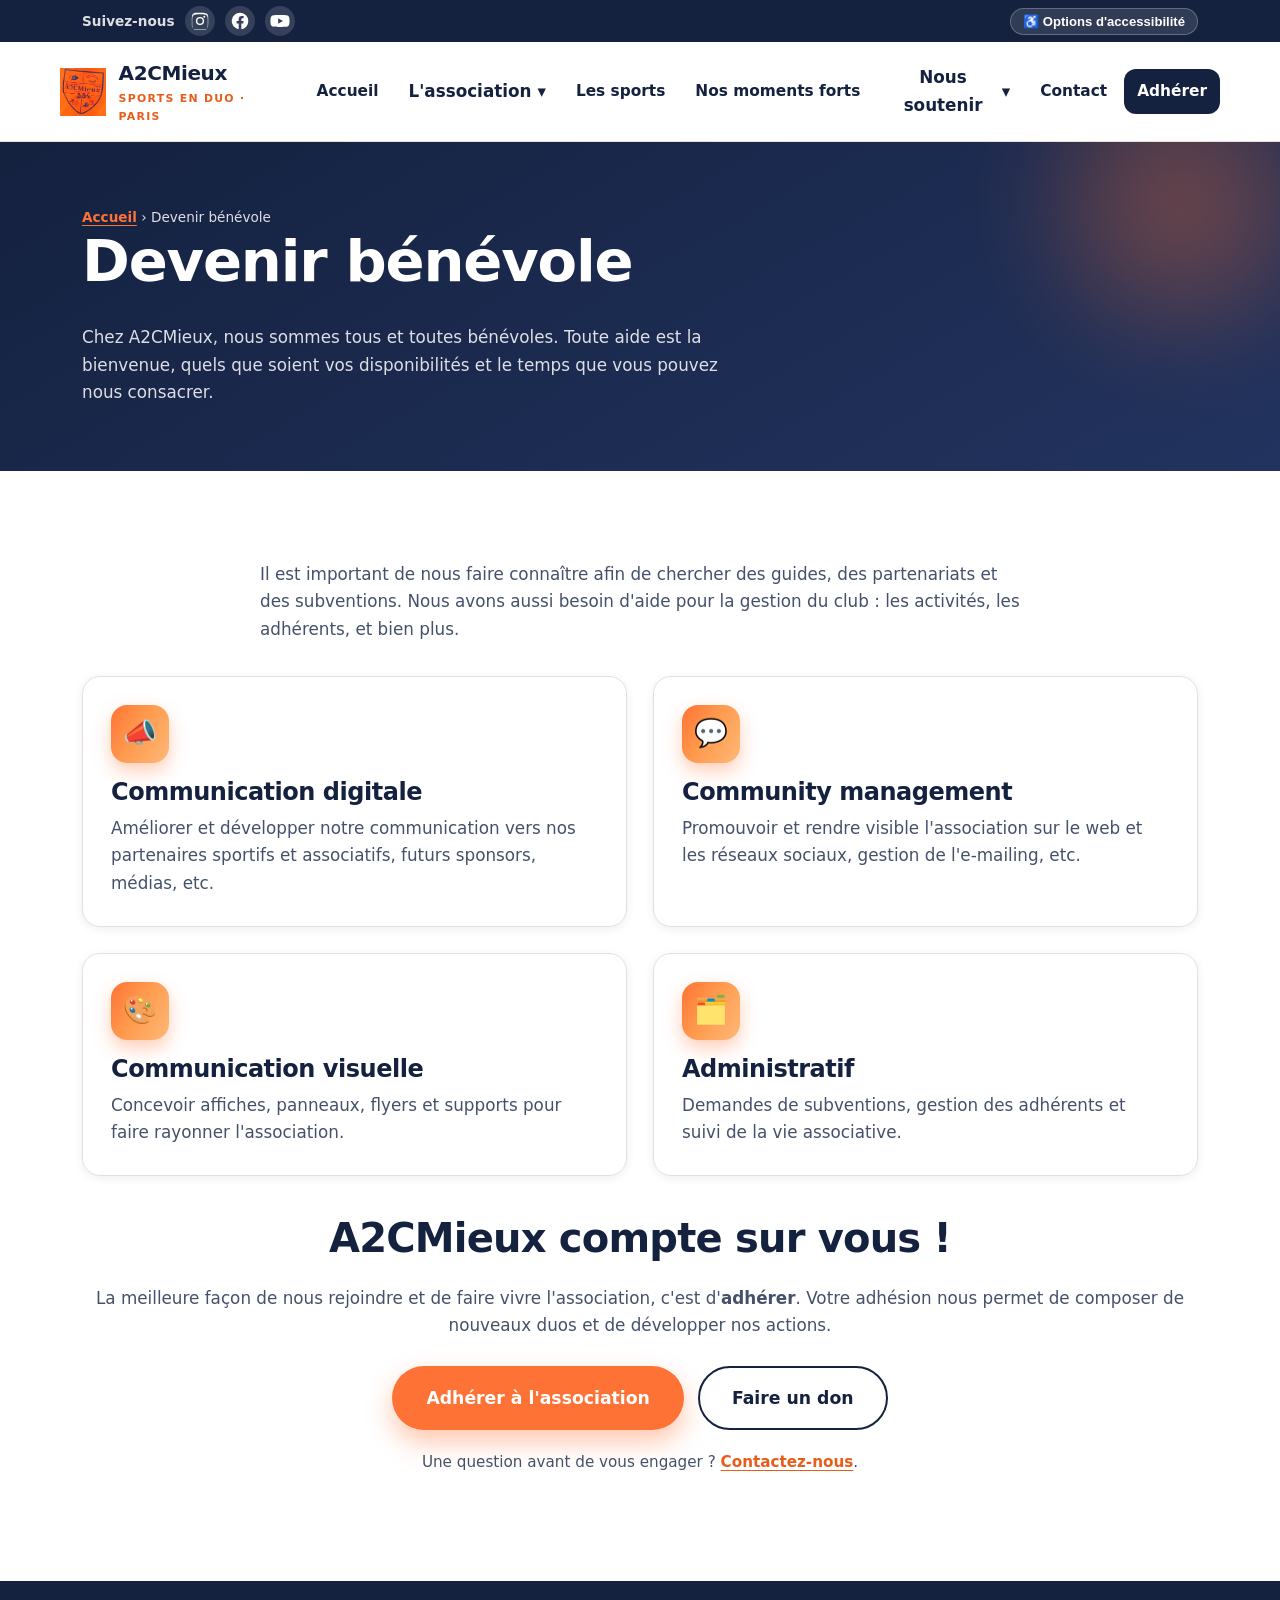
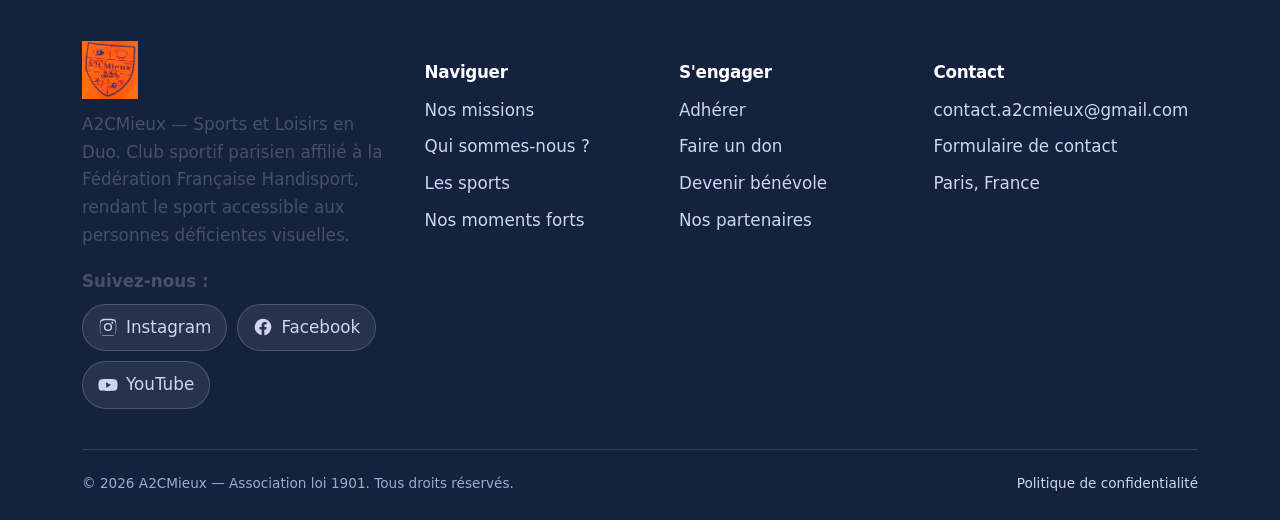
<file: site/devenir-benevole.html>
<!DOCTYPE html>
<html lang="fr">
<head>
  <!-- Google tag (gtag.js) -->
  <script async src="https://www.googletagmanager.com/gtag/js?id=G-MGCTTY5V6H"></script>
  <script>
    window.dataLayer = window.dataLayer || [];
    function gtag(){dataLayer.push(arguments);}
    gtag('js', new Date());
    gtag('config', 'G-MGCTTY5V6H');
  </script>
  <meta charset="UTF-8">
  <meta name="viewport" content="width=device-width, initial-scale=1">
  <title>Devenir bénévole — A2CMieux</title>
  <meta name="description" content="Rejoignez l'équipe bénévole d'A2CMieux : communication, community management, communication visuelle ou administratif, toute aide est la bienvenue.">
  <meta property="og:title" content="Devenir bénévole — A2CMieux">
  <meta property="og:description" content="Rejoignez l'équipe bénévole d'A2CMieux : communication, community management, communication visuelle ou administratif, toute aide est la bienvenue.">
  <meta property="og:type" content="website">
  <meta name="theme-color" content="#FF7235">
  <link rel="icon" type="image/x-icon" href="assets/img/favicon.ico">
  <link rel="icon" type="image/png" sizes="192x192" href="assets/img/favicon-192.png">
  <link rel="apple-touch-icon" href="assets/img/apple-touch-icon.png">
  <link rel="stylesheet" href="assets/css/style.css">
</head>
<body>
  <a class="skip-link" href="#main">Aller au contenu principal</a>

  <div class="a11y-bar" role="region" aria-label="Options d'accessibilité et réseaux sociaux">
    <div class="container">
      <span class="a11y-bar-label">Suivez-nous</span>
      <div class="social social--bar"><a href="https://www.instagram.com/a2cmieux.paris" target="_blank" rel="noopener" aria-label="Instagram (nouvel onglet)" class="social-instagram"><svg viewBox="0 0 24 24" width="20" height="20" aria-hidden="true" focusable="false"><path fill="currentColor" d="M12 2.2c3.2 0 3.6 0 4.9.1 1.2.1 1.8.3 2.2.4.6.2 1 .5 1.4.9.4.4.7.8.9 1.4.2.4.4 1 .4 2.2.1 1.3.1 1.7.1 4.9s0 3.6-.1 4.9c-.1 1.2-.3 1.8-.4 2.2-.2.6-.5 1-.9 1.4-.4.4-.8.7-1.4.9-.4.2-1 .4-2.2.4-1.3.1-1.7.1-4.9.1s-3.6 0-4.9-.1c-1.2-.1-1.8-.3-2.2-.4-.6-.2-1-.5-1.4-.9-.4-.4-.7-.8-.9-1.4-.2-.4-.4-1-.4-2.2C2.2 15.6 2.2 15.2 2.2 12s0-3.6.1-4.9c.1-1.2.3-1.8.4-2.2.2-.6.5-1 .9-1.4.4-.4.8-.7 1.4-.9.4-.2 1-.4 2.2-.4C8.4 2.2 8.8 2.2 12 2.2Zm0 1.8c-3.1 0-3.5 0-4.7.1-1.1.1-1.7.2-2.1.4-.5.2-.9.4-1.2.8-.4.3-.6.7-.8 1.2-.2.4-.3 1-.4 2.1-.1 1.2-.1 1.6-.1 4.7s0 3.5.1 4.7c.1 1.1.2 1.7.4 2.1.2.5.4.9.8 1.2.3.4.7.6 1.2.8.4.2 1 .3 2.1.4 1.2.1 1.6.1 4.7.1s3.5 0 4.7-.1c1.1-.1 1.7-.2 2.1-.4.5-.2.9-.4 1.2-.8.4-.3.6-.7.8-1.2.2-.4.3-1 .4-2.1.1-1.2.1-1.6.1-4.7s0-3.5-.1-4.7c-.1-1.1-.2-1.7-.4-2.1-.2-.5-.4-.9-.8-1.2-.3-.4-.7-.6-1.2-.8-.4-.2-1-.3-2.1-.4-1.2-.1-1.6-.1-4.7-.1Zm0 3.1a4.9 4.9 0 1 1 0 9.8 4.9 4.9 0 0 1 0-9.8Zm0 8.1a3.2 3.2 0 1 0 0-6.4 3.2 3.2 0 0 0 0 6.4Zm6.3-8.3a1.15 1.15 0 1 1-2.3 0 1.15 1.15 0 0 1 2.3 0Z"/></svg></a><a href="https://www.facebook.com/a2cmieuxsports" target="_blank" rel="noopener" aria-label="Facebook (nouvel onglet)" class="social-facebook"><svg viewBox="0 0 24 24" width="20" height="20" aria-hidden="true" focusable="false"><path fill="currentColor" d="M22 12a10 10 0 1 0-11.6 9.9v-7H7.9V12h2.5V9.8c0-2.5 1.5-3.9 3.8-3.9 1.1 0 2.2.2 2.2.2v2.5h-1.2c-1.2 0-1.6.8-1.6 1.6V12h2.7l-.4 2.9h-2.3v7A10 10 0 0 0 22 12Z"/></svg></a><a href="https://www.youtube.com/channel/UCHil4jJGYPGS2OwvpxKMLXA/featured" target="_blank" rel="noopener" aria-label="Chaîne YouTube (nouvel onglet)" class="social-youtube"><svg viewBox="0 0 24 24" width="20" height="20" aria-hidden="true" focusable="false"><path fill="currentColor" d="M23 7.5a3 3 0 0 0-2.1-2.1C19 4.9 12 4.9 12 4.9s-7 0-8.9.5A3 3 0 0 0 1 7.5 31 31 0 0 0 .5 12 31 31 0 0 0 1 16.5a3 3 0 0 0 2.1 2.1c1.9.5 8.9.5 8.9.5s7 0 8.9-.5a3 3 0 0 0 2.1-2.1A31 31 0 0 0 23.5 12 31 31 0 0 0 23 7.5ZM9.8 15.3V8.7l5.7 3.3-5.7 3.3Z"/></svg></a></div>
      <button type="button" id="a11y-open" class="a11y-btn" aria-expanded="false" aria-controls="a11y-panel">
        <span aria-hidden="true">&#9855;</span> Options d'accessibilité
      </button>
    </div>
  </div>

  <div class="a11y-overlay" id="a11y-overlay" hidden></div>
  <aside class="a11y-panel" id="a11y-panel" role="dialog" aria-modal="true" aria-labelledby="a11y-title" hidden>
    <div class="a11y-panel-head">
      <h2 id="a11y-title"><span aria-hidden="true">&#9855;</span> Accessibilité</h2>
      <button type="button" id="a11y-close" class="a11y-close" aria-label="Fermer le panneau d'accessibilité">&#10005;</button>
    </div>
    <p class="a11y-panel-intro">Adaptez l'affichage à votre confort. Vos réglages sont mémorisés sur cet appareil.</p>
    <div class="a11y-grid">
      <button type="button" class="a11y-tool" data-a11y="text-plus"><span class="ico" aria-hidden="true">A+</span> Augmenter le texte</button>
      <button type="button" class="a11y-tool" data-a11y="text-minus"><span class="ico" aria-hidden="true">A&minus;</span> Diminuer le texte</button>
      <button type="button" class="a11y-tool" data-a11y="grayscale" aria-pressed="false"><span class="ico" aria-hidden="true">&#9681;</span> Niveaux de gris</button>
      <button type="button" class="a11y-tool" data-a11y="contrast" aria-pressed="false"><span class="ico" aria-hidden="true">&#9680;</span> Haut contraste</button>
      <button type="button" class="a11y-tool" data-a11y="negative" aria-pressed="false"><span class="ico" aria-hidden="true">&#9635;</span> Contraste négatif</button>
      <button type="button" class="a11y-tool" data-a11y="lightbg" aria-pressed="false"><span class="ico" aria-hidden="true">&#9723;</span> Arrière-plan clair</button>
      <button type="button" class="a11y-tool" data-a11y="underline" aria-pressed="false"><span class="ico" aria-hidden="true">&#95;</span> Liens soulignés</button>
      <button type="button" class="a11y-tool" data-a11y="readable" aria-pressed="false"><span class="ico" aria-hidden="true">&#9633;A</span> Police lisible</button>
    </div>
    <button type="button" class="a11y-reset" data-a11y="reset"><span aria-hidden="true">&#8635;</span> Réinitialiser</button>
  </aside>

  <header class="site-header">
    <nav class="container nav" aria-label="Navigation principale">
      <a class="brand" href="index.html" aria-label="A2CMieux, retour à l'accueil">
        <img src="assets/img/logo.png" alt="" width="48" height="48">
        <span><b>A2CMieux</b><small>Sports en duo · Paris</small></span>
      </a>
      <button class="nav-toggle" aria-expanded="false" aria-controls="primary-menu">
        <span aria-hidden="true">☰</span> Menu
      </button>
      <ul class="menu" id="primary-menu">
        <li><a href="index.html">Accueil</a></li>
        <li class="has-sub" data-open="false"><button type="button" aria-expanded="false" aria-haspopup="true">L'association <span aria-hidden="true">▾</span></button><ul class="submenu"><li><a href="nos-missions.html">Nos missions</a></li><li><a href="qui-sommes-nous.html">Qui sommes-nous ?</a></li><li><a href="nos-partenaires.html">Nos partenaires</a></li></ul></li>
        <li><a href="les-sports.html">Les sports</a></li>
        <li><a href="nos-moments-forts.html">Nos moments forts</a></li>
        <li class="has-sub" data-open="false"><button type="button" aria-expanded="false" aria-haspopup="true">Nous soutenir <span aria-hidden="true">▾</span></button><ul class="submenu"><li><a href="adhesions.html">Adhésions</a></li><li><a href="faire-un-don.html">Faire un don</a></li><li><a href="devenir-benevole.html" aria-current="page">Devenir bénévole</a></li></ul></li>
        <li><a href="contact.html">Contact</a></li>
        <li><a class="btn-nav" href="adhesions.html">Adhérer</a></li>
      </ul>
    </nav>
  </header>

  <main id="main">
    <section class="page-head">
      <div class="container">
        <p class="crumb"><a href="index.html">Accueil</a> › Devenir bénévole</p>
        <h1>Devenir bénévole</h1>
        <p class="reveal">Chez A2CMieux, nous sommes tous et toutes bénévoles. Toute aide est la bienvenue, quels que soient vos disponibilités et le temps que vous pouvez nous consacrer.</p>
      </div>
    </section>
    <section class="section">
      <div class="container">
        <div class="narrow reveal">
          <p>Il est important de nous faire connaître afin de chercher des guides, des partenariats et des subventions. Nous avons aussi besoin d'aide pour la gestion du club&nbsp;: les activités, les adhérents, et bien plus.</p>
        </div>
        <div class="grid grid-2 reveal" style="margin-top:2rem">
          <article class="card"><div class="ic" aria-hidden="true">📣</div><h3>Communication digitale</h3><p>Améliorer et développer notre communication vers nos partenaires sportifs et associatifs, futurs sponsors, médias, etc.</p></article>
          <article class="card"><div class="ic" aria-hidden="true">💬</div><h3>Community management</h3><p>Promouvoir et rendre visible l'association sur le web et les réseaux sociaux, gestion de l'e-mailing, etc.</p></article>
          <article class="card"><div class="ic" aria-hidden="true">🎨</div><h3>Communication visuelle</h3><p>Concevoir affiches, panneaux, flyers et supports pour faire rayonner l'association.</p></article>
          <article class="card"><div class="ic" aria-hidden="true">🗂️</div><h3>Administratif</h3><p>Demandes de subventions, gestion des adhérents et suivi de la vie associative.</p></article>
        </div>
        <div class="center reveal" style="margin-top:2.4rem">
          <h2>A2CMieux compte sur vous&nbsp;!</h2>
          <p>La meilleure façon de nous rejoindre et de faire vivre l'association, c'est d'<strong>adhérer</strong>. Votre adhésion nous permet de composer de nouveaux duos et de développer nos actions.</p>
          <div class="btn-group" style="justify-content:center">
            <a class="btn btn-primary btn-lg" href="adhesions.html">Adhérer à l'association</a>
            <a class="btn btn-outline btn-lg" href="faire-un-don.html">Faire un don</a>
          </div>
          <p style="margin-top:1.2rem;font-size:.95rem">Une question avant de vous engager&nbsp;? <a href="contact.html">Contactez-nous</a>.</p>
        </div>
      </div>
    </section>

  </main>
  <footer class="site-footer">
    <div class="container">
      <div class="footer-grid">
        <div class="footer-brand">
          <img src="assets/img/logo.png" alt="Logo A2CMieux">
          <p>A2CMieux — Sports et Loisirs en Duo. Club sportif parisien affilié à la Fédération Française Handisport, rendant le sport accessible aux personnes déficientes visuelles.</p>
          <p class="footer-follow"><strong>Suivez-nous&nbsp;:</strong></p>
          <div class="social social--footer"><a href="https://www.instagram.com/a2cmieux.paris" target="_blank" rel="noopener" aria-label="Instagram (nouvel onglet)" class="social-instagram"><svg viewBox="0 0 24 24" width="20" height="20" aria-hidden="true" focusable="false"><path fill="currentColor" d="M12 2.2c3.2 0 3.6 0 4.9.1 1.2.1 1.8.3 2.2.4.6.2 1 .5 1.4.9.4.4.7.8.9 1.4.2.4.4 1 .4 2.2.1 1.3.1 1.7.1 4.9s0 3.6-.1 4.9c-.1 1.2-.3 1.8-.4 2.2-.2.6-.5 1-.9 1.4-.4.4-.8.7-1.4.9-.4.2-1 .4-2.2.4-1.3.1-1.7.1-4.9.1s-3.6 0-4.9-.1c-1.2-.1-1.8-.3-2.2-.4-.6-.2-1-.5-1.4-.9-.4-.4-.7-.8-.9-1.4-.2-.4-.4-1-.4-2.2C2.2 15.6 2.2 15.2 2.2 12s0-3.6.1-4.9c.1-1.2.3-1.8.4-2.2.2-.6.5-1 .9-1.4.4-.4.8-.7 1.4-.9.4-.2 1-.4 2.2-.4C8.4 2.2 8.8 2.2 12 2.2Zm0 1.8c-3.1 0-3.5 0-4.7.1-1.1.1-1.7.2-2.1.4-.5.2-.9.4-1.2.8-.4.3-.6.7-.8 1.2-.2.4-.3 1-.4 2.1-.1 1.2-.1 1.6-.1 4.7s0 3.5.1 4.7c.1 1.1.2 1.7.4 2.1.2.5.4.9.8 1.2.3.4.7.6 1.2.8.4.2 1 .3 2.1.4 1.2.1 1.6.1 4.7.1s3.5 0 4.7-.1c1.1-.1 1.7-.2 2.1-.4.5-.2.9-.4 1.2-.8.4-.3.6-.7.8-1.2.2-.4.3-1 .4-2.1.1-1.2.1-1.6.1-4.7s0-3.5-.1-4.7c-.1-1.1-.2-1.7-.4-2.1-.2-.5-.4-.9-.8-1.2-.3-.4-.7-.6-1.2-.8-.4-.2-1-.3-2.1-.4-1.2-.1-1.6-.1-4.7-.1Zm0 3.1a4.9 4.9 0 1 1 0 9.8 4.9 4.9 0 0 1 0-9.8Zm0 8.1a3.2 3.2 0 1 0 0-6.4 3.2 3.2 0 0 0 0 6.4Zm6.3-8.3a1.15 1.15 0 1 1-2.3 0 1.15 1.15 0 0 1 2.3 0Z"/></svg><span>Instagram</span></a><a href="https://www.facebook.com/a2cmieuxsports" target="_blank" rel="noopener" aria-label="Facebook (nouvel onglet)" class="social-facebook"><svg viewBox="0 0 24 24" width="20" height="20" aria-hidden="true" focusable="false"><path fill="currentColor" d="M22 12a10 10 0 1 0-11.6 9.9v-7H7.9V12h2.5V9.8c0-2.5 1.5-3.9 3.8-3.9 1.1 0 2.2.2 2.2.2v2.5h-1.2c-1.2 0-1.6.8-1.6 1.6V12h2.7l-.4 2.9h-2.3v7A10 10 0 0 0 22 12Z"/></svg><span>Facebook</span></a><a href="https://www.youtube.com/channel/UCHil4jJGYPGS2OwvpxKMLXA/featured" target="_blank" rel="noopener" aria-label="Chaîne YouTube (nouvel onglet)" class="social-youtube"><svg viewBox="0 0 24 24" width="20" height="20" aria-hidden="true" focusable="false"><path fill="currentColor" d="M23 7.5a3 3 0 0 0-2.1-2.1C19 4.9 12 4.9 12 4.9s-7 0-8.9.5A3 3 0 0 0 1 7.5 31 31 0 0 0 .5 12 31 31 0 0 0 1 16.5a3 3 0 0 0 2.1 2.1c1.9.5 8.9.5 8.9.5s7 0 8.9-.5a3 3 0 0 0 2.1-2.1A31 31 0 0 0 23.5 12 31 31 0 0 0 23 7.5ZM9.8 15.3V8.7l5.7 3.3-5.7 3.3Z"/></svg><span>YouTube</span></a></div>
        </div>
        <div>
          <h4>Naviguer</h4>
          <ul>
            <li><a href="nos-missions.html">Nos missions</a></li>
            <li><a href="qui-sommes-nous.html">Qui sommes-nous ?</a></li>
            <li><a href="les-sports.html">Les sports</a></li>
            <li><a href="nos-moments-forts.html">Nos moments forts</a></li>
          </ul>
        </div>
        <div>
          <h4>S'engager</h4>
          <ul>
            <li><a href="adhesions.html">Adhérer</a></li>
            <li><a href="faire-un-don.html">Faire un don</a></li>
            <li><a href="devenir-benevole.html">Devenir bénévole</a></li>
            <li><a href="nos-partenaires.html">Nos partenaires</a></li>
          </ul>
        </div>
        <div>
          <h4>Contact</h4>
          <ul>
            <li><a href="mailto:contact.a2cmieux@gmail.com">contact.a2cmieux@gmail.com</a></li>
            <li><a href="contact.html">Formulaire de contact</a></li>
            <li>Paris, France</li>
          </ul>
        </div>
      </div>
      <div class="footer-bottom">
        <span>© <span id="year">2026</span> A2CMieux — Association loi 1901. Tous droits réservés.</span>
        <span><a href="politique-de-confidentialite.html">Politique de confidentialité</a></span>
      </div>
    </div>
  </footer>

  <script src="assets/js/main.js"></script>
</body>
</html>
</file>
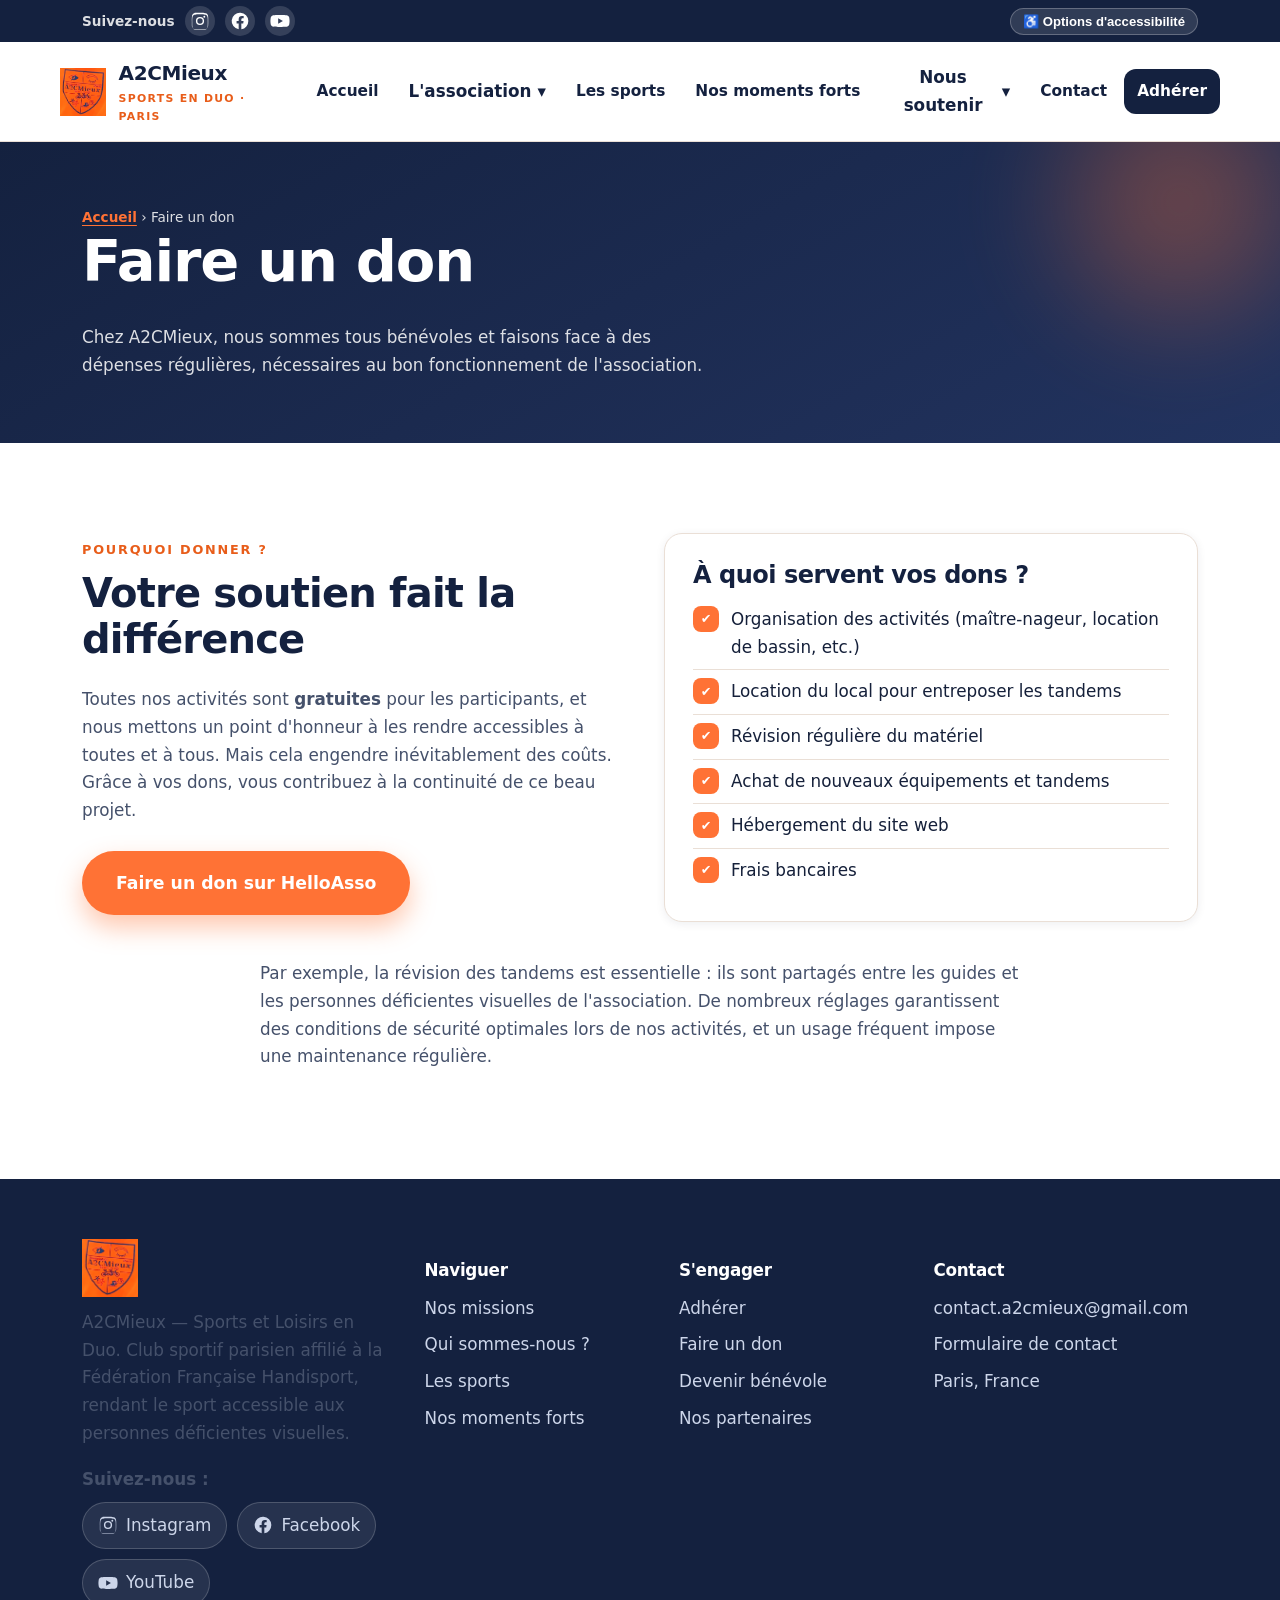
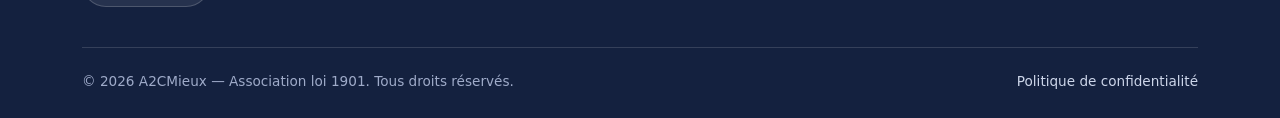
<file: site/faire-un-don.html>
<!DOCTYPE html>
<html lang="fr">
<head>
  <!-- Google tag (gtag.js) -->
  <script async src="https://www.googletagmanager.com/gtag/js?id=G-MGCTTY5V6H"></script>
  <script>
    window.dataLayer = window.dataLayer || [];
    function gtag(){dataLayer.push(arguments);}
    gtag('js', new Date());
    gtag('config', 'G-MGCTTY5V6H');
  </script>
  <meta charset="UTF-8">
  <meta name="viewport" content="width=device-width, initial-scale=1">
  <title>Faire un don — A2CMieux</title>
  <meta name="description" content="Soutenez A2CMieux par un don. Toutes nos activités sont gratuites pour les guides ; vos dons financent le matériel, les tandems et les créneaux.">
  <meta property="og:title" content="Faire un don — A2CMieux">
  <meta property="og:description" content="Soutenez A2CMieux par un don. Toutes nos activités sont gratuites pour les guides ; vos dons financent le matériel, les tandems et les créneaux.">
  <meta property="og:type" content="website">
  <meta name="theme-color" content="#FF7235">
  <link rel="icon" type="image/x-icon" href="assets/img/favicon.ico">
  <link rel="icon" type="image/png" sizes="192x192" href="assets/img/favicon-192.png">
  <link rel="apple-touch-icon" href="assets/img/apple-touch-icon.png">
  <link rel="stylesheet" href="assets/css/style.css">
</head>
<body>
  <a class="skip-link" href="#main">Aller au contenu principal</a>

  <div class="a11y-bar" role="region" aria-label="Options d'accessibilité et réseaux sociaux">
    <div class="container">
      <span class="a11y-bar-label">Suivez-nous</span>
      <div class="social social--bar"><a href="https://www.instagram.com/a2cmieux.paris" target="_blank" rel="noopener" aria-label="Instagram (nouvel onglet)" class="social-instagram"><svg viewBox="0 0 24 24" width="20" height="20" aria-hidden="true" focusable="false"><path fill="currentColor" d="M12 2.2c3.2 0 3.6 0 4.9.1 1.2.1 1.8.3 2.2.4.6.2 1 .5 1.4.9.4.4.7.8.9 1.4.2.4.4 1 .4 2.2.1 1.3.1 1.7.1 4.9s0 3.6-.1 4.9c-.1 1.2-.3 1.8-.4 2.2-.2.6-.5 1-.9 1.4-.4.4-.8.7-1.4.9-.4.2-1 .4-2.2.4-1.3.1-1.7.1-4.9.1s-3.6 0-4.9-.1c-1.2-.1-1.8-.3-2.2-.4-.6-.2-1-.5-1.4-.9-.4-.4-.7-.8-.9-1.4-.2-.4-.4-1-.4-2.2C2.2 15.6 2.2 15.2 2.2 12s0-3.6.1-4.9c.1-1.2.3-1.8.4-2.2.2-.6.5-1 .9-1.4.4-.4.8-.7 1.4-.9.4-.2 1-.4 2.2-.4C8.4 2.2 8.8 2.2 12 2.2Zm0 1.8c-3.1 0-3.5 0-4.7.1-1.1.1-1.7.2-2.1.4-.5.2-.9.4-1.2.8-.4.3-.6.7-.8 1.2-.2.4-.3 1-.4 2.1-.1 1.2-.1 1.6-.1 4.7s0 3.5.1 4.7c.1 1.1.2 1.7.4 2.1.2.5.4.9.8 1.2.3.4.7.6 1.2.8.4.2 1 .3 2.1.4 1.2.1 1.6.1 4.7.1s3.5 0 4.7-.1c1.1-.1 1.7-.2 2.1-.4.5-.2.9-.4 1.2-.8.4-.3.6-.7.8-1.2.2-.4.3-1 .4-2.1.1-1.2.1-1.6.1-4.7s0-3.5-.1-4.7c-.1-1.1-.2-1.7-.4-2.1-.2-.5-.4-.9-.8-1.2-.3-.4-.7-.6-1.2-.8-.4-.2-1-.3-2.1-.4-1.2-.1-1.6-.1-4.7-.1Zm0 3.1a4.9 4.9 0 1 1 0 9.8 4.9 4.9 0 0 1 0-9.8Zm0 8.1a3.2 3.2 0 1 0 0-6.4 3.2 3.2 0 0 0 0 6.4Zm6.3-8.3a1.15 1.15 0 1 1-2.3 0 1.15 1.15 0 0 1 2.3 0Z"/></svg></a><a href="https://www.facebook.com/a2cmieuxsports" target="_blank" rel="noopener" aria-label="Facebook (nouvel onglet)" class="social-facebook"><svg viewBox="0 0 24 24" width="20" height="20" aria-hidden="true" focusable="false"><path fill="currentColor" d="M22 12a10 10 0 1 0-11.6 9.9v-7H7.9V12h2.5V9.8c0-2.5 1.5-3.9 3.8-3.9 1.1 0 2.2.2 2.2.2v2.5h-1.2c-1.2 0-1.6.8-1.6 1.6V12h2.7l-.4 2.9h-2.3v7A10 10 0 0 0 22 12Z"/></svg></a><a href="https://www.youtube.com/channel/UCHil4jJGYPGS2OwvpxKMLXA/featured" target="_blank" rel="noopener" aria-label="Chaîne YouTube (nouvel onglet)" class="social-youtube"><svg viewBox="0 0 24 24" width="20" height="20" aria-hidden="true" focusable="false"><path fill="currentColor" d="M23 7.5a3 3 0 0 0-2.1-2.1C19 4.9 12 4.9 12 4.9s-7 0-8.9.5A3 3 0 0 0 1 7.5 31 31 0 0 0 .5 12 31 31 0 0 0 1 16.5a3 3 0 0 0 2.1 2.1c1.9.5 8.9.5 8.9.5s7 0 8.9-.5a3 3 0 0 0 2.1-2.1A31 31 0 0 0 23.5 12 31 31 0 0 0 23 7.5ZM9.8 15.3V8.7l5.7 3.3-5.7 3.3Z"/></svg></a></div>
      <button type="button" id="a11y-open" class="a11y-btn" aria-expanded="false" aria-controls="a11y-panel">
        <span aria-hidden="true">&#9855;</span> Options d'accessibilité
      </button>
    </div>
  </div>

  <div class="a11y-overlay" id="a11y-overlay" hidden></div>
  <aside class="a11y-panel" id="a11y-panel" role="dialog" aria-modal="true" aria-labelledby="a11y-title" hidden>
    <div class="a11y-panel-head">
      <h2 id="a11y-title"><span aria-hidden="true">&#9855;</span> Accessibilité</h2>
      <button type="button" id="a11y-close" class="a11y-close" aria-label="Fermer le panneau d'accessibilité">&#10005;</button>
    </div>
    <p class="a11y-panel-intro">Adaptez l'affichage à votre confort. Vos réglages sont mémorisés sur cet appareil.</p>
    <div class="a11y-grid">
      <button type="button" class="a11y-tool" data-a11y="text-plus"><span class="ico" aria-hidden="true">A+</span> Augmenter le texte</button>
      <button type="button" class="a11y-tool" data-a11y="text-minus"><span class="ico" aria-hidden="true">A&minus;</span> Diminuer le texte</button>
      <button type="button" class="a11y-tool" data-a11y="grayscale" aria-pressed="false"><span class="ico" aria-hidden="true">&#9681;</span> Niveaux de gris</button>
      <button type="button" class="a11y-tool" data-a11y="contrast" aria-pressed="false"><span class="ico" aria-hidden="true">&#9680;</span> Haut contraste</button>
      <button type="button" class="a11y-tool" data-a11y="negative" aria-pressed="false"><span class="ico" aria-hidden="true">&#9635;</span> Contraste négatif</button>
      <button type="button" class="a11y-tool" data-a11y="lightbg" aria-pressed="false"><span class="ico" aria-hidden="true">&#9723;</span> Arrière-plan clair</button>
      <button type="button" class="a11y-tool" data-a11y="underline" aria-pressed="false"><span class="ico" aria-hidden="true">&#95;</span> Liens soulignés</button>
      <button type="button" class="a11y-tool" data-a11y="readable" aria-pressed="false"><span class="ico" aria-hidden="true">&#9633;A</span> Police lisible</button>
    </div>
    <button type="button" class="a11y-reset" data-a11y="reset"><span aria-hidden="true">&#8635;</span> Réinitialiser</button>
  </aside>

  <header class="site-header">
    <nav class="container nav" aria-label="Navigation principale">
      <a class="brand" href="index.html" aria-label="A2CMieux, retour à l'accueil">
        <img src="assets/img/logo.png" alt="" width="48" height="48">
        <span><b>A2CMieux</b><small>Sports en duo · Paris</small></span>
      </a>
      <button class="nav-toggle" aria-expanded="false" aria-controls="primary-menu">
        <span aria-hidden="true">☰</span> Menu
      </button>
      <ul class="menu" id="primary-menu">
        <li><a href="index.html">Accueil</a></li>
        <li class="has-sub" data-open="false"><button type="button" aria-expanded="false" aria-haspopup="true">L'association <span aria-hidden="true">▾</span></button><ul class="submenu"><li><a href="nos-missions.html">Nos missions</a></li><li><a href="qui-sommes-nous.html">Qui sommes-nous ?</a></li><li><a href="nos-partenaires.html">Nos partenaires</a></li></ul></li>
        <li><a href="les-sports.html">Les sports</a></li>
        <li><a href="nos-moments-forts.html">Nos moments forts</a></li>
        <li class="has-sub" data-open="false"><button type="button" aria-expanded="false" aria-haspopup="true">Nous soutenir <span aria-hidden="true">▾</span></button><ul class="submenu"><li><a href="adhesions.html">Adhésions</a></li><li><a href="faire-un-don.html" aria-current="page">Faire un don</a></li><li><a href="devenir-benevole.html">Devenir bénévole</a></li></ul></li>
        <li><a href="contact.html">Contact</a></li>
        <li><a class="btn-nav" href="adhesions.html">Adhérer</a></li>
      </ul>
    </nav>
  </header>

  <main id="main">
    <section class="page-head">
      <div class="container">
        <p class="crumb"><a href="index.html">Accueil</a> › Faire un don</p>
        <h1>Faire un don</h1>
        <p class="reveal">Chez A2CMieux, nous sommes tous bénévoles et faisons face à des dépenses régulières, nécessaires au bon fonctionnement de l'association.</p>
      </div>
    </section>
    <section class="section">
      <div class="container">
        <div class="split reveal">
          <div>
            <p class="tag-line">Pourquoi donner&nbsp;?</p>
            <h2>Votre soutien fait la différence</h2>
            <p>Toutes nos activités sont <strong>gratuites</strong> pour les participants, et nous mettons un point d'honneur à les rendre accessibles à toutes et à tous. Mais cela engendre inévitablement des coûts. Grâce à vos dons, vous contribuez à la continuité de ce beau projet.</p>
            <div class="btn-group">
              <a class="btn btn-primary btn-lg" href="https://www.helloasso.com/associations/a2cmieux-sports-et-loisirs-en-duo" target="_blank" rel="noopener">Faire un don sur HelloAsso</a>
            </div>
          </div>
          <div class="card">
            <h3>À quoi servent vos dons&nbsp;?</h3>
            <ul class="ticks">
              <li>Organisation des activités (maître-nageur, location de bassin, etc.)</li>
              <li>Location du local pour entreposer les tandems</li>
              <li>Révision régulière du matériel</li>
              <li>Achat de nouveaux équipements et tandems</li>
              <li>Hébergement du site web</li>
              <li>Frais bancaires</li>
            </ul>
          </div>
        </div>
        <div class="narrow reveal" style="margin-top:2.4rem">
          <p>Par exemple, la révision des tandems est essentielle&nbsp;: ils sont partagés entre les guides et les personnes déficientes visuelles de l'association. De nombreux réglages garantissent des conditions de sécurité optimales lors de nos activités, et un usage fréquent impose une maintenance régulière.</p>
        </div>
      </div>
    </section>

  </main>
  <footer class="site-footer">
    <div class="container">
      <div class="footer-grid">
        <div class="footer-brand">
          <img src="assets/img/logo.png" alt="Logo A2CMieux">
          <p>A2CMieux — Sports et Loisirs en Duo. Club sportif parisien affilié à la Fédération Française Handisport, rendant le sport accessible aux personnes déficientes visuelles.</p>
          <p class="footer-follow"><strong>Suivez-nous&nbsp;:</strong></p>
          <div class="social social--footer"><a href="https://www.instagram.com/a2cmieux.paris" target="_blank" rel="noopener" aria-label="Instagram (nouvel onglet)" class="social-instagram"><svg viewBox="0 0 24 24" width="20" height="20" aria-hidden="true" focusable="false"><path fill="currentColor" d="M12 2.2c3.2 0 3.6 0 4.9.1 1.2.1 1.8.3 2.2.4.6.2 1 .5 1.4.9.4.4.7.8.9 1.4.2.4.4 1 .4 2.2.1 1.3.1 1.7.1 4.9s0 3.6-.1 4.9c-.1 1.2-.3 1.8-.4 2.2-.2.6-.5 1-.9 1.4-.4.4-.8.7-1.4.9-.4.2-1 .4-2.2.4-1.3.1-1.7.1-4.9.1s-3.6 0-4.9-.1c-1.2-.1-1.8-.3-2.2-.4-.6-.2-1-.5-1.4-.9-.4-.4-.7-.8-.9-1.4-.2-.4-.4-1-.4-2.2C2.2 15.6 2.2 15.2 2.2 12s0-3.6.1-4.9c.1-1.2.3-1.8.4-2.2.2-.6.5-1 .9-1.4.4-.4.8-.7 1.4-.9.4-.2 1-.4 2.2-.4C8.4 2.2 8.8 2.2 12 2.2Zm0 1.8c-3.1 0-3.5 0-4.7.1-1.1.1-1.7.2-2.1.4-.5.2-.9.4-1.2.8-.4.3-.6.7-.8 1.2-.2.4-.3 1-.4 2.1-.1 1.2-.1 1.6-.1 4.7s0 3.5.1 4.7c.1 1.1.2 1.7.4 2.1.2.5.4.9.8 1.2.3.4.7.6 1.2.8.4.2 1 .3 2.1.4 1.2.1 1.6.1 4.7.1s3.5 0 4.7-.1c1.1-.1 1.7-.2 2.1-.4.5-.2.9-.4 1.2-.8.4-.3.6-.7.8-1.2.2-.4.3-1 .4-2.1.1-1.2.1-1.6.1-4.7s0-3.5-.1-4.7c-.1-1.1-.2-1.7-.4-2.1-.2-.5-.4-.9-.8-1.2-.3-.4-.7-.6-1.2-.8-.4-.2-1-.3-2.1-.4-1.2-.1-1.6-.1-4.7-.1Zm0 3.1a4.9 4.9 0 1 1 0 9.8 4.9 4.9 0 0 1 0-9.8Zm0 8.1a3.2 3.2 0 1 0 0-6.4 3.2 3.2 0 0 0 0 6.4Zm6.3-8.3a1.15 1.15 0 1 1-2.3 0 1.15 1.15 0 0 1 2.3 0Z"/></svg><span>Instagram</span></a><a href="https://www.facebook.com/a2cmieuxsports" target="_blank" rel="noopener" aria-label="Facebook (nouvel onglet)" class="social-facebook"><svg viewBox="0 0 24 24" width="20" height="20" aria-hidden="true" focusable="false"><path fill="currentColor" d="M22 12a10 10 0 1 0-11.6 9.9v-7H7.9V12h2.5V9.8c0-2.5 1.5-3.9 3.8-3.9 1.1 0 2.2.2 2.2.2v2.5h-1.2c-1.2 0-1.6.8-1.6 1.6V12h2.7l-.4 2.9h-2.3v7A10 10 0 0 0 22 12Z"/></svg><span>Facebook</span></a><a href="https://www.youtube.com/channel/UCHil4jJGYPGS2OwvpxKMLXA/featured" target="_blank" rel="noopener" aria-label="Chaîne YouTube (nouvel onglet)" class="social-youtube"><svg viewBox="0 0 24 24" width="20" height="20" aria-hidden="true" focusable="false"><path fill="currentColor" d="M23 7.5a3 3 0 0 0-2.1-2.1C19 4.9 12 4.9 12 4.9s-7 0-8.9.5A3 3 0 0 0 1 7.5 31 31 0 0 0 .5 12 31 31 0 0 0 1 16.5a3 3 0 0 0 2.1 2.1c1.9.5 8.9.5 8.9.5s7 0 8.9-.5a3 3 0 0 0 2.1-2.1A31 31 0 0 0 23.5 12 31 31 0 0 0 23 7.5ZM9.8 15.3V8.7l5.7 3.3-5.7 3.3Z"/></svg><span>YouTube</span></a></div>
        </div>
        <div>
          <h4>Naviguer</h4>
          <ul>
            <li><a href="nos-missions.html">Nos missions</a></li>
            <li><a href="qui-sommes-nous.html">Qui sommes-nous ?</a></li>
            <li><a href="les-sports.html">Les sports</a></li>
            <li><a href="nos-moments-forts.html">Nos moments forts</a></li>
          </ul>
        </div>
        <div>
          <h4>S'engager</h4>
          <ul>
            <li><a href="adhesions.html">Adhérer</a></li>
            <li><a href="faire-un-don.html">Faire un don</a></li>
            <li><a href="devenir-benevole.html">Devenir bénévole</a></li>
            <li><a href="nos-partenaires.html">Nos partenaires</a></li>
          </ul>
        </div>
        <div>
          <h4>Contact</h4>
          <ul>
            <li><a href="mailto:contact.a2cmieux@gmail.com">contact.a2cmieux@gmail.com</a></li>
            <li><a href="contact.html">Formulaire de contact</a></li>
            <li>Paris, France</li>
          </ul>
        </div>
      </div>
      <div class="footer-bottom">
        <span>© <span id="year">2026</span> A2CMieux — Association loi 1901. Tous droits réservés.</span>
        <span><a href="politique-de-confidentialite.html">Politique de confidentialité</a></span>
      </div>
    </div>
  </footer>

  <script src="assets/js/main.js"></script>
</body>
</html>
</file>
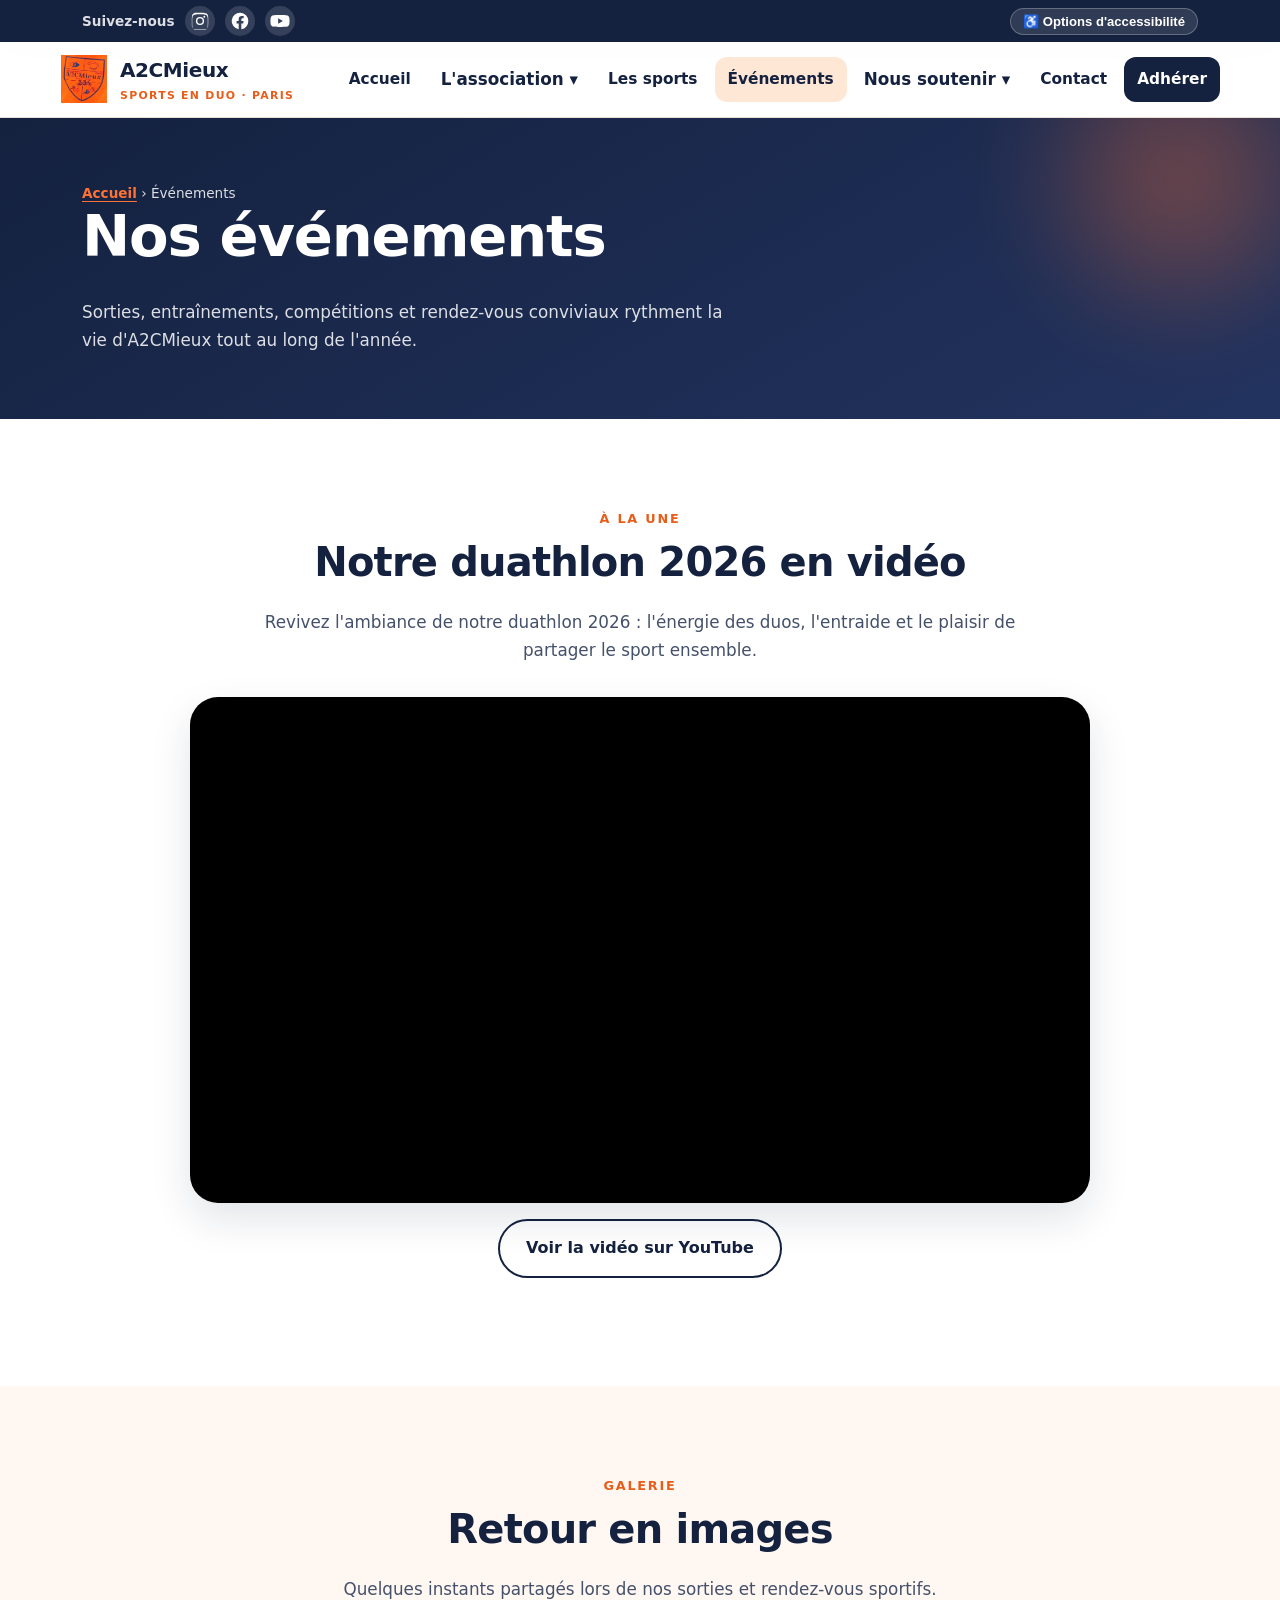
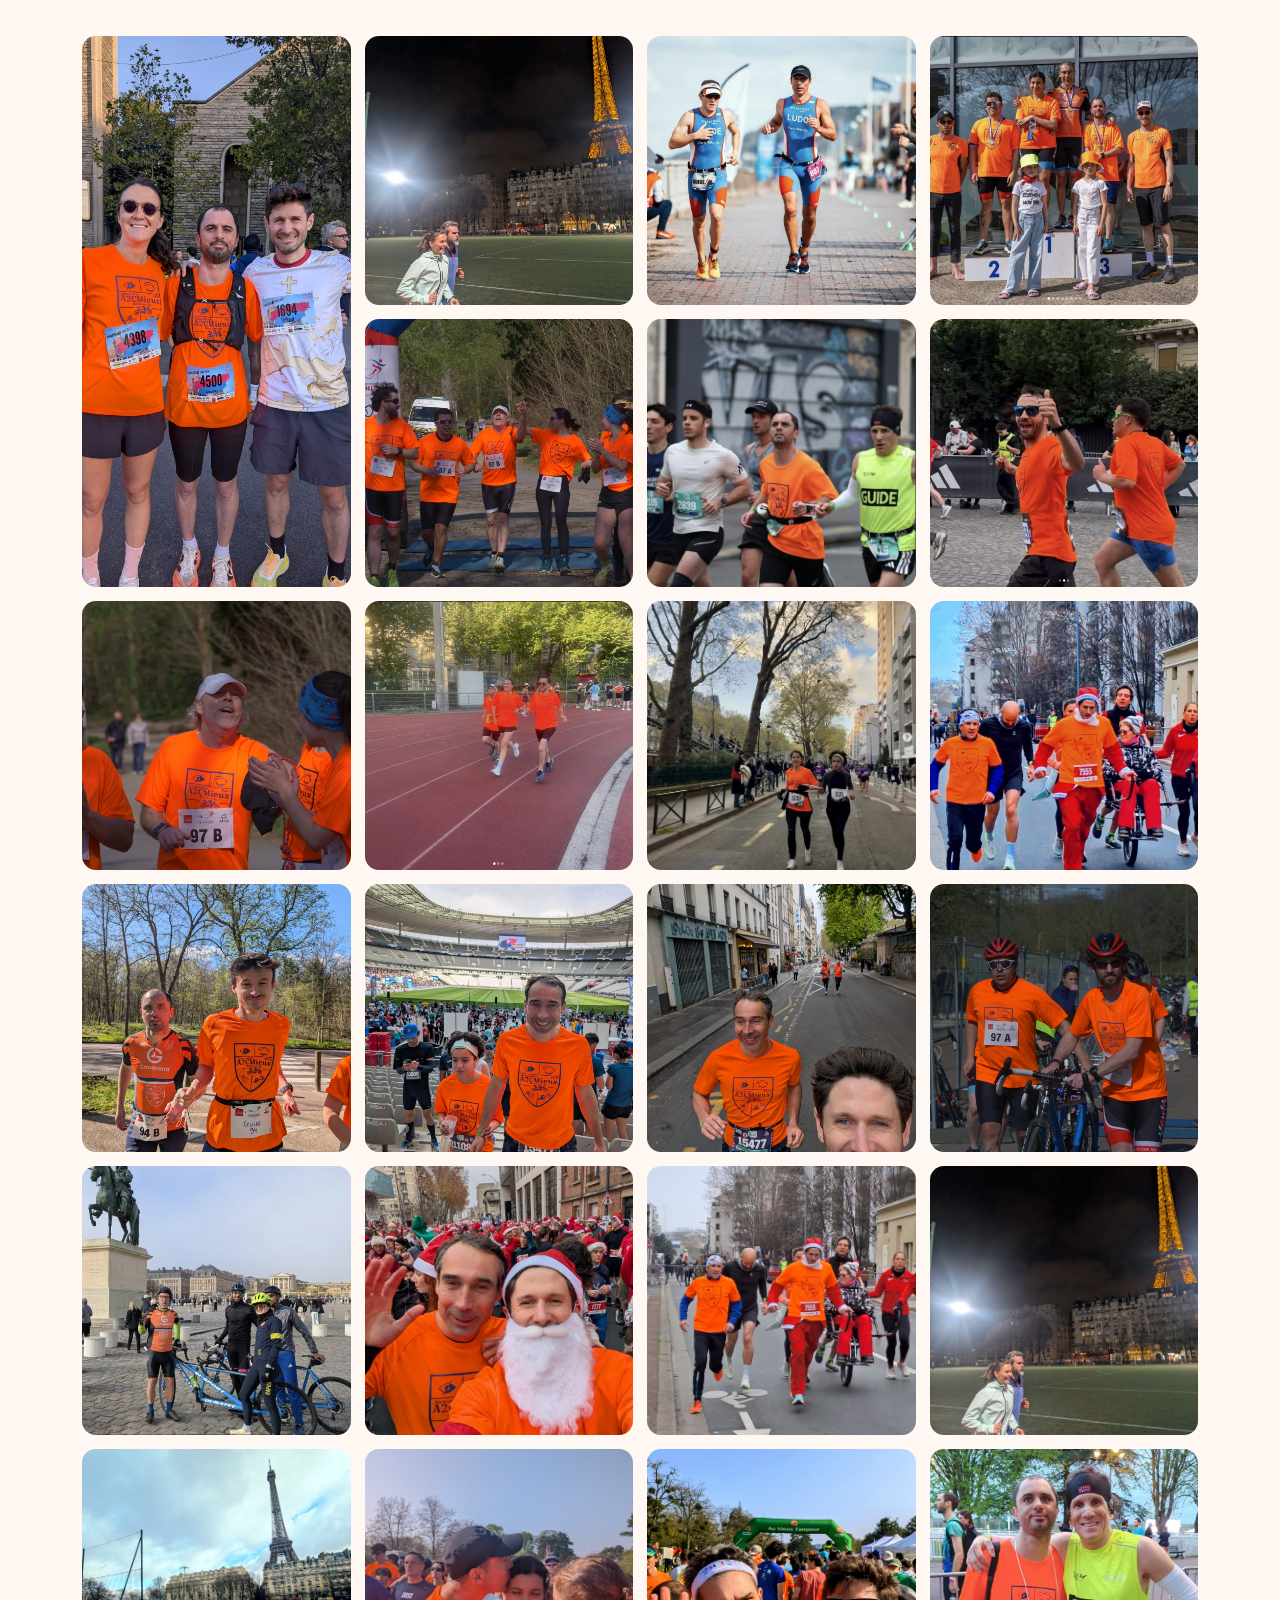
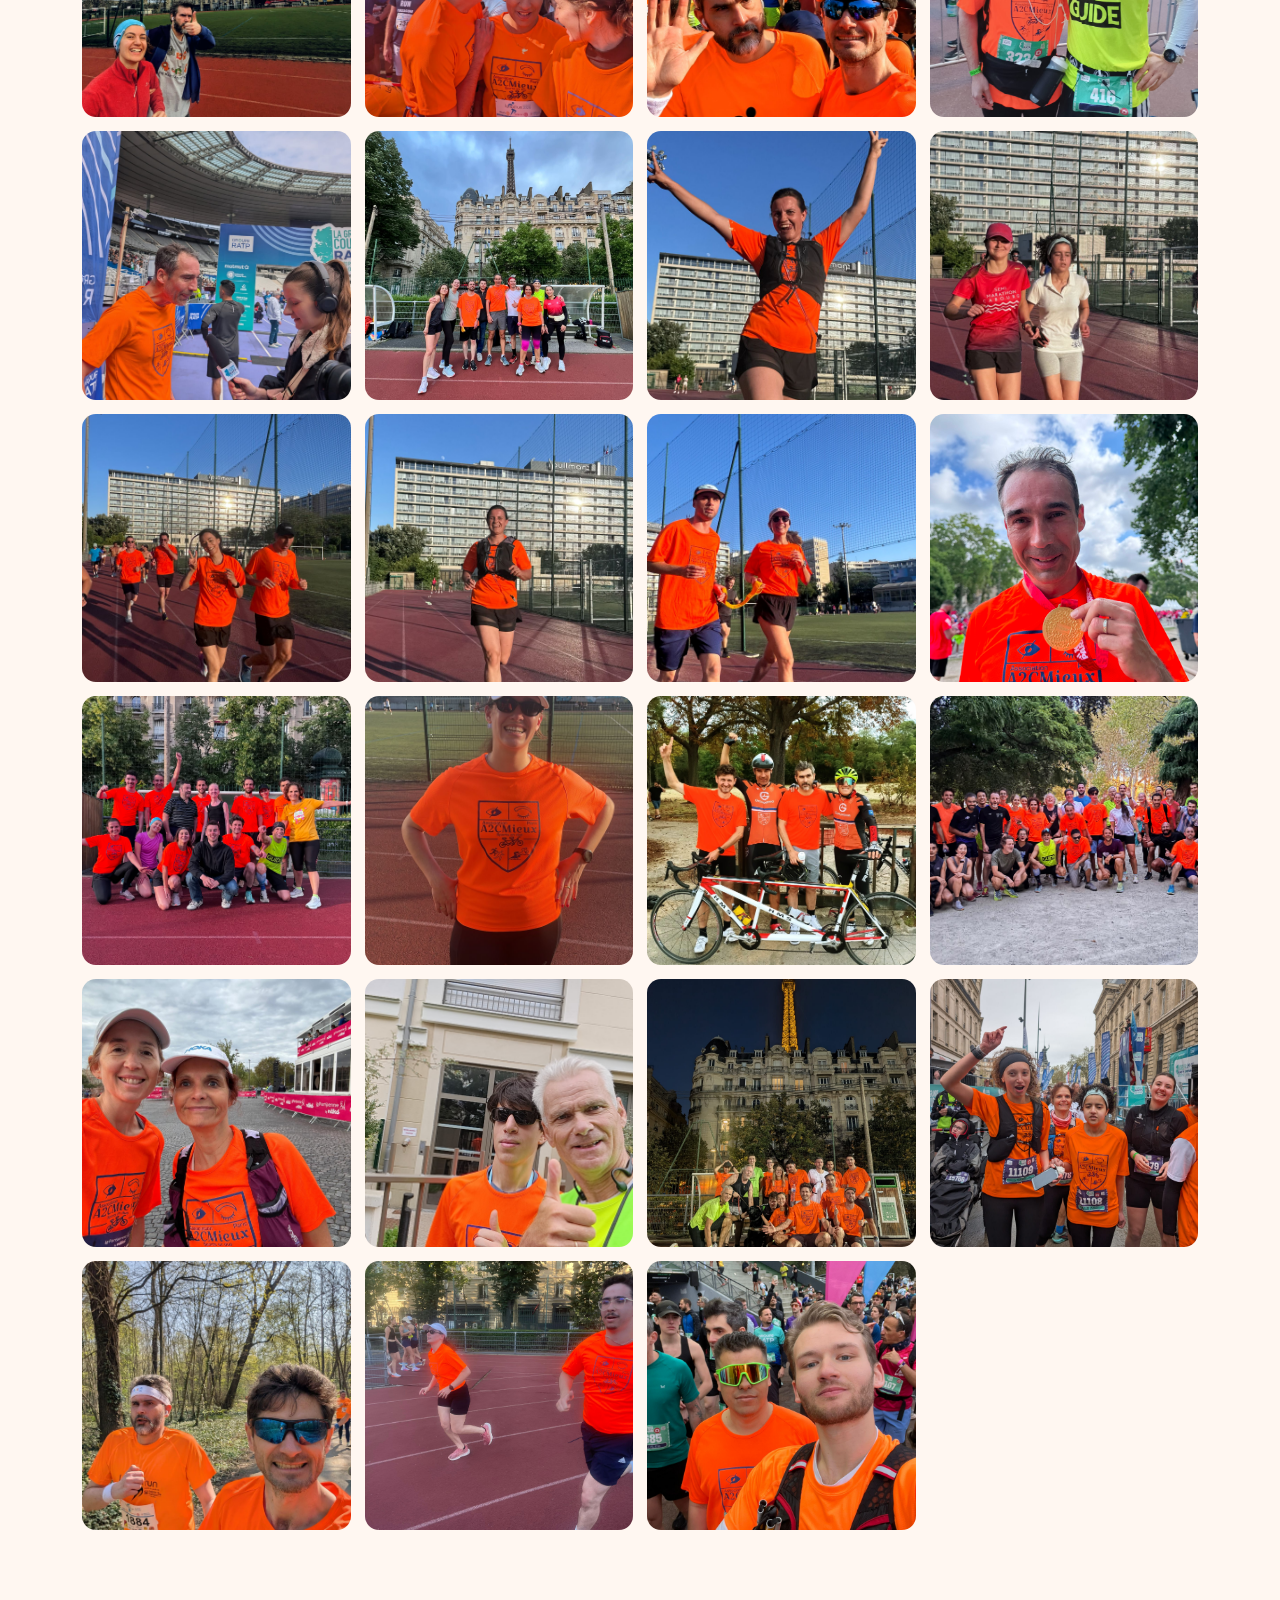
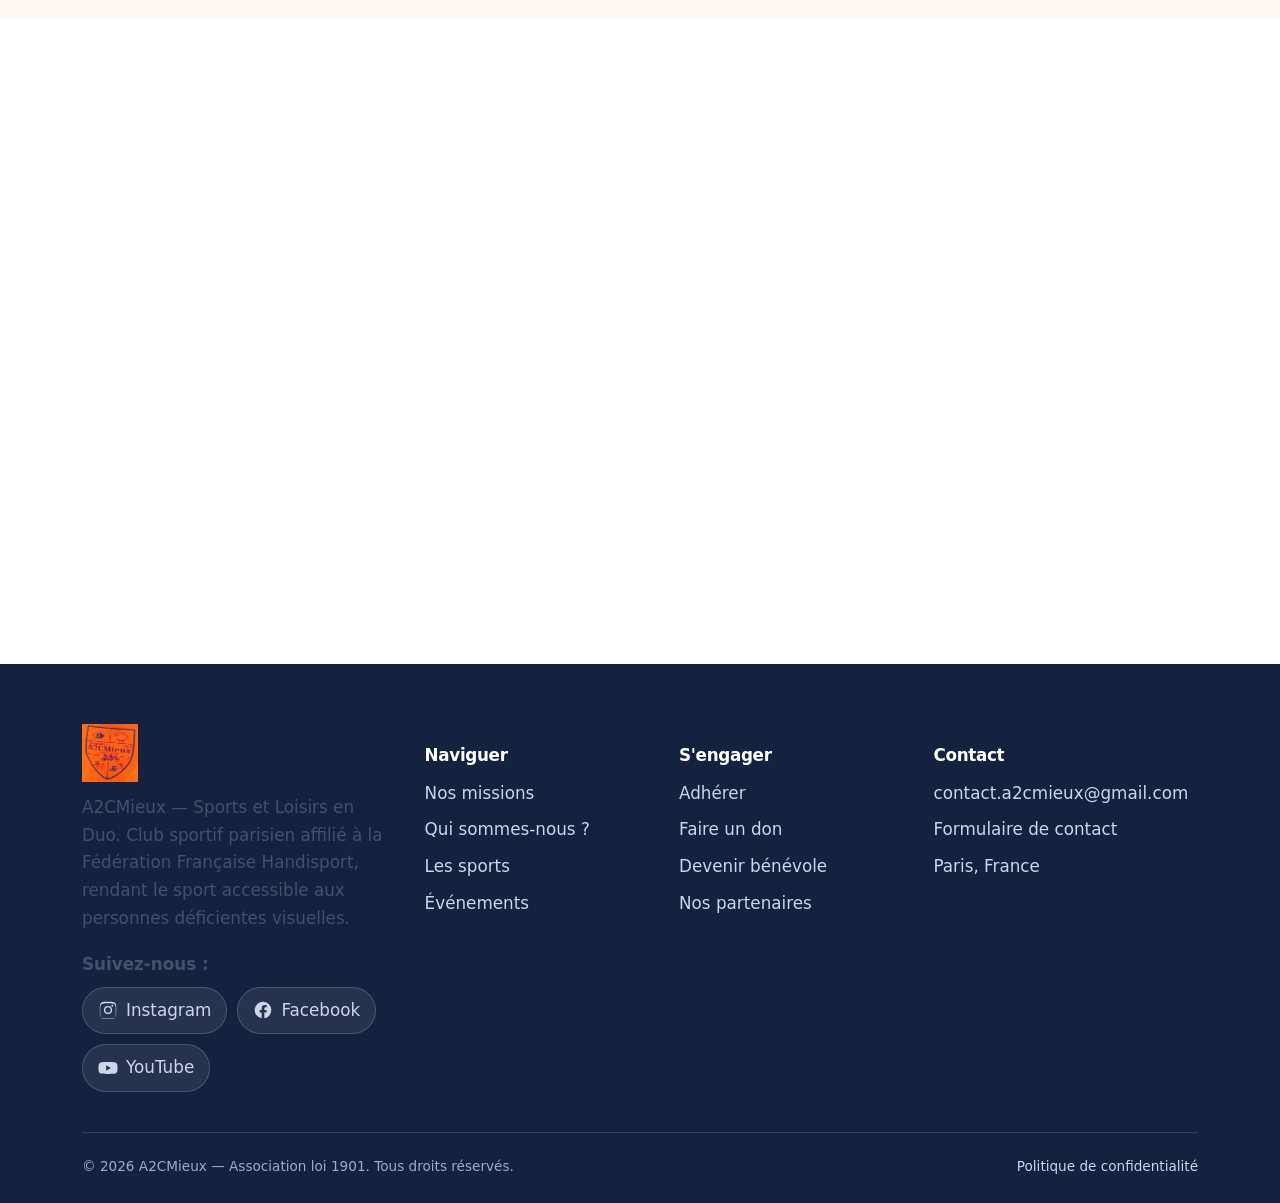
<file: site/les-evenements.html>
<!DOCTYPE html>
<html lang="fr">
<head>
  <!-- Google tag (gtag.js) -->
  <script async src="https://www.googletagmanager.com/gtag/js?id=G-MGCTTY5V6H"></script>
  <script>
    window.dataLayer = window.dataLayer || [];
    function gtag(){dataLayer.push(arguments);}
    gtag('js', new Date());
    gtag('config', 'G-MGCTTY5V6H');
  </script>
  <meta charset="UTF-8">
  <meta name="viewport" content="width=device-width, initial-scale=1">
  <title>Événements — A2CMieux</title>
  <meta name="description" content="Retrouvez les temps forts d'A2CMieux : sorties, entraînements, courses et notre duathlon 2026 en vidéo.">
  <meta property="og:title" content="Événements — A2CMieux">
  <meta property="og:description" content="Retrouvez les temps forts d'A2CMieux : sorties, entraînements, courses et notre duathlon 2026 en vidéo.">
  <meta property="og:type" content="website">
  <meta name="theme-color" content="#FF7235">
  <link rel="icon" type="image/x-icon" href="assets/img/favicon.ico">
  <link rel="icon" type="image/png" sizes="192x192" href="assets/img/favicon-192.png">
  <link rel="apple-touch-icon" href="assets/img/apple-touch-icon.png">
  <link rel="stylesheet" href="assets/css/style.css">
</head>
<body>
  <a class="skip-link" href="#main">Aller au contenu principal</a>

  <div class="a11y-bar" role="region" aria-label="Options d'accessibilité et réseaux sociaux">
    <div class="container">
      <span class="a11y-bar-label">Suivez-nous</span>
      <div class="social social--bar"><a href="https://www.instagram.com/a2cmieux.paris" target="_blank" rel="noopener" aria-label="Instagram (nouvel onglet)" class="social-instagram"><svg viewBox="0 0 24 24" width="20" height="20" aria-hidden="true" focusable="false"><path fill="currentColor" d="M12 2.2c3.2 0 3.6 0 4.9.1 1.2.1 1.8.3 2.2.4.6.2 1 .5 1.4.9.4.4.7.8.9 1.4.2.4.4 1 .4 2.2.1 1.3.1 1.7.1 4.9s0 3.6-.1 4.9c-.1 1.2-.3 1.8-.4 2.2-.2.6-.5 1-.9 1.4-.4.4-.8.7-1.4.9-.4.2-1 .4-2.2.4-1.3.1-1.7.1-4.9.1s-3.6 0-4.9-.1c-1.2-.1-1.8-.3-2.2-.4-.6-.2-1-.5-1.4-.9-.4-.4-.7-.8-.9-1.4-.2-.4-.4-1-.4-2.2C2.2 15.6 2.2 15.2 2.2 12s0-3.6.1-4.9c.1-1.2.3-1.8.4-2.2.2-.6.5-1 .9-1.4.4-.4.8-.7 1.4-.9.4-.2 1-.4 2.2-.4C8.4 2.2 8.8 2.2 12 2.2Zm0 1.8c-3.1 0-3.5 0-4.7.1-1.1.1-1.7.2-2.1.4-.5.2-.9.4-1.2.8-.4.3-.6.7-.8 1.2-.2.4-.3 1-.4 2.1-.1 1.2-.1 1.6-.1 4.7s0 3.5.1 4.7c.1 1.1.2 1.7.4 2.1.2.5.4.9.8 1.2.3.4.7.6 1.2.8.4.2 1 .3 2.1.4 1.2.1 1.6.1 4.7.1s3.5 0 4.7-.1c1.1-.1 1.7-.2 2.1-.4.5-.2.9-.4 1.2-.8.4-.3.6-.7.8-1.2.2-.4.3-1 .4-2.1.1-1.2.1-1.6.1-4.7s0-3.5-.1-4.7c-.1-1.1-.2-1.7-.4-2.1-.2-.5-.4-.9-.8-1.2-.3-.4-.7-.6-1.2-.8-.4-.2-1-.3-2.1-.4-1.2-.1-1.6-.1-4.7-.1Zm0 3.1a4.9 4.9 0 1 1 0 9.8 4.9 4.9 0 0 1 0-9.8Zm0 8.1a3.2 3.2 0 1 0 0-6.4 3.2 3.2 0 0 0 0 6.4Zm6.3-8.3a1.15 1.15 0 1 1-2.3 0 1.15 1.15 0 0 1 2.3 0Z"/></svg></a><a href="https://www.facebook.com/a2cmieuxsports" target="_blank" rel="noopener" aria-label="Facebook (nouvel onglet)" class="social-facebook"><svg viewBox="0 0 24 24" width="20" height="20" aria-hidden="true" focusable="false"><path fill="currentColor" d="M22 12a10 10 0 1 0-11.6 9.9v-7H7.9V12h2.5V9.8c0-2.5 1.5-3.9 3.8-3.9 1.1 0 2.2.2 2.2.2v2.5h-1.2c-1.2 0-1.6.8-1.6 1.6V12h2.7l-.4 2.9h-2.3v7A10 10 0 0 0 22 12Z"/></svg></a><a href="https://www.youtube.com/channel/UCHil4jJGYPGS2OwvpxKMLXA/featured" target="_blank" rel="noopener" aria-label="Chaîne YouTube (nouvel onglet)" class="social-youtube"><svg viewBox="0 0 24 24" width="20" height="20" aria-hidden="true" focusable="false"><path fill="currentColor" d="M23 7.5a3 3 0 0 0-2.1-2.1C19 4.9 12 4.9 12 4.9s-7 0-8.9.5A3 3 0 0 0 1 7.5 31 31 0 0 0 .5 12 31 31 0 0 0 1 16.5a3 3 0 0 0 2.1 2.1c1.9.5 8.9.5 8.9.5s7 0 8.9-.5a3 3 0 0 0 2.1-2.1A31 31 0 0 0 23.5 12 31 31 0 0 0 23 7.5ZM9.8 15.3V8.7l5.7 3.3-5.7 3.3Z"/></svg></a></div>
      <button type="button" id="a11y-open" class="a11y-btn" aria-expanded="false" aria-controls="a11y-panel">
        <span aria-hidden="true">&#9855;</span> Options d'accessibilité
      </button>
    </div>
  </div>

  <div class="a11y-overlay" id="a11y-overlay" hidden></div>
  <aside class="a11y-panel" id="a11y-panel" role="dialog" aria-modal="true" aria-labelledby="a11y-title" hidden>
    <div class="a11y-panel-head">
      <h2 id="a11y-title"><span aria-hidden="true">&#9855;</span> Accessibilité</h2>
      <button type="button" id="a11y-close" class="a11y-close" aria-label="Fermer le panneau d'accessibilité">&#10005;</button>
    </div>
    <p class="a11y-panel-intro">Adaptez l'affichage à votre confort. Vos réglages sont mémorisés sur cet appareil.</p>
    <div class="a11y-grid">
      <button type="button" class="a11y-tool" data-a11y="text-plus"><span class="ico" aria-hidden="true">A+</span> Augmenter le texte</button>
      <button type="button" class="a11y-tool" data-a11y="text-minus"><span class="ico" aria-hidden="true">A&minus;</span> Diminuer le texte</button>
      <button type="button" class="a11y-tool" data-a11y="grayscale" aria-pressed="false"><span class="ico" aria-hidden="true">&#9681;</span> Niveaux de gris</button>
      <button type="button" class="a11y-tool" data-a11y="contrast" aria-pressed="false"><span class="ico" aria-hidden="true">&#9680;</span> Haut contraste</button>
      <button type="button" class="a11y-tool" data-a11y="negative" aria-pressed="false"><span class="ico" aria-hidden="true">&#9635;</span> Contraste négatif</button>
      <button type="button" class="a11y-tool" data-a11y="lightbg" aria-pressed="false"><span class="ico" aria-hidden="true">&#9723;</span> Arrière-plan clair</button>
      <button type="button" class="a11y-tool" data-a11y="underline" aria-pressed="false"><span class="ico" aria-hidden="true">&#95;</span> Liens soulignés</button>
      <button type="button" class="a11y-tool" data-a11y="readable" aria-pressed="false"><span class="ico" aria-hidden="true">&#9633;A</span> Police lisible</button>
    </div>
    <button type="button" class="a11y-reset" data-a11y="reset"><span aria-hidden="true">&#8635;</span> Réinitialiser</button>
  </aside>

  <header class="site-header">
    <nav class="container nav" aria-label="Navigation principale">
      <a class="brand" href="index.html" aria-label="A2CMieux, retour à l'accueil">
        <img src="assets/img/logo.png" alt="" width="48" height="48">
        <span><b>A2CMieux</b><small>Sports en duo · Paris</small></span>
      </a>
      <button class="nav-toggle" aria-expanded="false" aria-controls="primary-menu">
        <span aria-hidden="true">☰</span> Menu
      </button>
      <ul class="menu" id="primary-menu">
        <li><a href="index.html">Accueil</a></li>
        <li class="has-sub" data-open="false"><button type="button" aria-expanded="false" aria-haspopup="true">L'association <span aria-hidden="true">▾</span></button><ul class="submenu"><li><a href="nos-missions.html">Nos missions</a></li><li><a href="qui-sommes-nous.html">Qui sommes-nous ?</a></li><li><a href="nos-partenaires.html">Nos partenaires</a></li></ul></li>
        <li><a href="les-sports.html">Les sports</a></li>
        <li><a href="les-evenements.html" aria-current="page">Événements</a></li>
        <li class="has-sub" data-open="false"><button type="button" aria-expanded="false" aria-haspopup="true">Nous soutenir <span aria-hidden="true">▾</span></button><ul class="submenu"><li><a href="adhesions.html">Adhésions</a></li><li><a href="faire-un-don.html">Faire un don</a></li><li><a href="devenir-benevole.html">Devenir bénévole</a></li></ul></li>
        <li><a href="contact.html">Contact</a></li>
        <li><a class="btn-nav" href="adhesions.html">Adhérer</a></li>
      </ul>
    </nav>
  </header>

  <main id="main">
    <section class="page-head">
      <div class="container">
        <p class="crumb"><a href="index.html">Accueil</a> › Événements</p>
        <h1>Nos événements</h1>
        <p class="reveal">Sorties, entraînements, compétitions et rendez-vous conviviaux rythment la vie d'A2CMieux tout au long de l'année.</p>
      </div>
    </section>
    <section class="section">
      <div class="container">
        <div class="narrow center reveal">
          <p class="tag-line">À la une</p>
          <h2>Notre duathlon 2026 en vidéo</h2>
          <p>Revivez l'ambiance de notre duathlon 2026 : l'énergie des duos, l'entraide et le plaisir de partager le sport ensemble.</p>
        </div>
        <div class="reveal" style="max-width:900px;margin:2rem auto 0">
          <div class="video-frame">
            <iframe src="https://www.youtube-nocookie.com/embed/ug8ZdynpOYw?start=24"
              title="Duathlon avec A2CMieux — vidéo 2026"
              loading="lazy"
              allow="accelerometer; autoplay; clipboard-write; encrypted-media; gyroscope; picture-in-picture; web-share"
              referrerpolicy="strict-origin-when-cross-origin"
              allowfullscreen></iframe>
          </div>
          <p class="center" style="margin-top:1rem">
            <a class="btn btn-outline" href="https://www.youtube.com/watch?v=ug8ZdynpOYw&t=24s" target="_blank" rel="noopener">Voir la vidéo sur YouTube</a>
          </p>
        </div>
      </div>
    </section>

    <section class="section section--alt">
      <div class="container">
        <div class="center narrow reveal">
          <p class="tag-line">Galerie</p>
          <h2>Retour en images</h2>
          <p>Quelques instants partagés lors de nos sorties et rendez-vous sportifs.</p>
        </div>
        <div class="gallery reveal" style="margin-top:2rem">
          <a href="assets/img/gallery/louise-et-alex.jpeg" target="_blank" rel="noopener"><img src="assets/img/gallery/louise-et-alex.jpeg" alt="Louise et Alex, membres A2CMieux, lors d'un événement." loading="lazy"></a>
          <a href="assets/img/gallery/marine.jpg" target="_blank" rel="noopener"><img src="assets/img/gallery/marine.jpg" alt="Deux coureuses A2CMieux devant la tour Eiffel illuminée en soirée." loading="lazy"></a>
          <a href="assets/img/gallery/dany.jpg" target="_blank" rel="noopener"><img src="assets/img/gallery/dany.jpg" alt="Un duo de coureurs A2CMieux, guide et sportif reliés, lors d'une course urbaine." loading="lazy"></a>
          <a href="assets/img/gallery/podium.jpg" target="_blank" rel="noopener"><img src="assets/img/gallery/podium.jpg" alt="Des membres d'A2CMieux sur un podium de compétition avec de jeunes participants." loading="lazy"></a>
          <a href="assets/img/gallery/arrivee-team.jpg" target="_blank" rel="noopener"><img src="assets/img/gallery/arrivee-team.jpg" alt="L'équipe A2CMieux franchissant l'arche d'arrivée d'une course, bras levés." loading="lazy"></a>
          <a href="assets/img/gallery/alexandre.jpg" target="_blank" rel="noopener"><img src="assets/img/gallery/alexandre.jpg" alt="Un coureur A2CMieux accompagné de son guide lors d'une course en ville." loading="lazy"></a>
          <a href="assets/img/gallery/lepouce.jpg" target="_blank" rel="noopener"><img src="assets/img/gallery/lepouce.jpg" alt="Un coureur A2CMieux lève le pouce en plein effort pendant une course." loading="lazy"></a>
          <a href="assets/img/gallery/rico.jpg" target="_blank" rel="noopener"><img src="assets/img/gallery/rico.jpg" alt="Deux coureurs A2CMieux souriants avec leurs dossards après une épreuve." loading="lazy"></a>
          <a href="assets/img/gallery/louise.jpg" target="_blank" rel="noopener"><img src="assets/img/gallery/louise.jpg" alt="Des coureuses A2CMieux à l'entraînement sur une piste d'athlétisme au crépuscule." loading="lazy"></a>
          <a href="assets/img/gallery/yasmine.jpg" target="_blank" rel="noopener"><img src="assets/img/gallery/yasmine.jpg" alt="Deux coureuses A2CMieux sur une avenue arborée parisienne." loading="lazy"></a>
          <a href="assets/img/gallery/joelette.jpg" target="_blank" rel="noopener"><img src="assets/img/gallery/joelette.jpg" alt="Sortie A2CMieux avec une joëlette tout-terrain, ambiance de course de Noël." loading="lazy"></a>
          <a href="assets/img/gallery/mathieu.jpg" target="_blank" rel="noopener"><img src="assets/img/gallery/mathieu.jpg" alt="Un duo de coureurs A2CMieux souriants, paysage de nature en arrière-plan." loading="lazy"></a>
          <a href="assets/img/gallery/ludo-stade-de-france.jpg" target="_blank" rel="noopener"><img src="assets/img/gallery/ludo-stade-de-france.jpg" alt="Des membres d'A2CMieux devant la pelouse du Stade de France." loading="lazy"></a>
          <a href="assets/img/gallery/ludo-heureux.jpg" target="_blank" rel="noopener"><img src="assets/img/gallery/ludo-heureux.jpg" alt="Un coureur A2CMieux tout sourire en selfie pendant une course à Paris." loading="lazy"></a>
          <a href="assets/img/gallery/guillaume-bouchou.jpg" target="_blank" rel="noopener"><img src="assets/img/gallery/guillaume-bouchou.jpg" alt="Deux cyclistes A2CMieux casqués avec leur vélo avant un départ." loading="lazy"></a>
          <a href="assets/img/gallery/versailles.jpg" target="_blank" rel="noopener"><img src="assets/img/gallery/versailles.jpg" alt="Cyclistes et tandem A2CMieux devant le château de Versailles." loading="lazy"></a>
          <a href="assets/img/gallery/img-20251214-wa0109.jpg" target="_blank" rel="noopener"><img src="assets/img/gallery/img-20251214-wa0109.jpg" alt="Photo A2CMieux — décembre 2025." loading="lazy"></a>
          <a href="assets/img/gallery/img-20251214-wa0120.jpg" target="_blank" rel="noopener"><img src="assets/img/gallery/img-20251214-wa0120.jpg" alt="Photo A2CMieux — décembre 2025." loading="lazy"></a>
          <a href="assets/img/gallery/img-20251217-wa0011.jpg" target="_blank" rel="noopener"><img src="assets/img/gallery/img-20251217-wa0011.jpg" alt="Photo A2CMieux — décembre 2025." loading="lazy"></a>
          <a href="assets/img/gallery/img-20260228-wa0002.jpg" target="_blank" rel="noopener"><img src="assets/img/gallery/img-20260228-wa0002.jpg" alt="Photo A2CMieux — février 2026." loading="lazy"></a>
          <a href="assets/img/gallery/img-20260322-wa0013.jpg" target="_blank" rel="noopener"><img src="assets/img/gallery/img-20260322-wa0013.jpg" alt="Photo A2CMieux — mars 2026." loading="lazy"></a>
          <a href="assets/img/gallery/img-20260322-wa0014.jpg" target="_blank" rel="noopener"><img src="assets/img/gallery/img-20260322-wa0014.jpg" alt="Photo A2CMieux — mars 2026." loading="lazy"></a>
          <a href="assets/img/gallery/img-20260405-wa0010.jpg" target="_blank" rel="noopener"><img src="assets/img/gallery/img-20260405-wa0010.jpg" alt="Photo A2CMieux — avril 2026." loading="lazy"></a>
          <a href="assets/img/gallery/img-20260405-wa0030.jpg" target="_blank" rel="noopener"><img src="assets/img/gallery/img-20260405-wa0030.jpg" alt="Photo A2CMieux — avril 2026." loading="lazy"></a>
          <a href="assets/img/gallery/img-20260506-wa0008.jpg" target="_blank" rel="noopener"><img src="assets/img/gallery/img-20260506-wa0008.jpg" alt="Photo A2CMieux — mai 2026." loading="lazy"></a>
          <a href="assets/img/gallery/img-20260527-wa0007.jpg" target="_blank" rel="noopener"><img src="assets/img/gallery/img-20260527-wa0007.jpg" alt="Photo A2CMieux — mai 2026." loading="lazy"></a>
          <a href="assets/img/gallery/img-20260527-wa0018.jpg" target="_blank" rel="noopener"><img src="assets/img/gallery/img-20260527-wa0018.jpg" alt="Photo A2CMieux — mai 2026." loading="lazy"></a>
          <a href="assets/img/gallery/img-20260527-wa0022.jpg" target="_blank" rel="noopener"><img src="assets/img/gallery/img-20260527-wa0022.jpg" alt="Photo A2CMieux — mai 2026." loading="lazy"></a>
          <a href="assets/img/gallery/img-20260527-wa0027.jpg" target="_blank" rel="noopener"><img src="assets/img/gallery/img-20260527-wa0027.jpg" alt="Photo A2CMieux — mai 2026." loading="lazy"></a>
          <a href="assets/img/gallery/img-20260527-wa0029.jpg" target="_blank" rel="noopener"><img src="assets/img/gallery/img-20260527-wa0029.jpg" alt="Photo A2CMieux — mai 2026." loading="lazy"></a>
          <a href="assets/img/gallery/img-20260607-wa0023.jpg" target="_blank" rel="noopener"><img src="assets/img/gallery/img-20260607-wa0023.jpg" alt="Photo A2CMieux — juin 2026." loading="lazy"></a>
          <a href="assets/img/gallery/img-20260611-wa0000-1-.jpg" target="_blank" rel="noopener"><img src="assets/img/gallery/img-20260611-wa0000-1-.jpg" alt="Photo A2CMieux — juin 2026." loading="lazy"></a>
          <a href="assets/img/gallery/img-20260617-wa0016.jpg" target="_blank" rel="noopener"><img src="assets/img/gallery/img-20260617-wa0016.jpg" alt="Photo A2CMieux — juin 2026." loading="lazy"></a>
          <a href="assets/img/gallery/img-20260830-wa0002-3.jpg" target="_blank" rel="noopener"><img src="assets/img/gallery/img-20260830-wa0002-3.jpg" alt="Photo A2CMieux — août 2026." loading="lazy"></a>
          <a href="assets/img/gallery/img-20260910-wa0004.jpg" target="_blank" rel="noopener"><img src="assets/img/gallery/img-20260910-wa0004.jpg" alt="Photo A2CMieux — septembre 2026." loading="lazy"></a>
          <a href="assets/img/gallery/img-20260913-wa0009.jpg" target="_blank" rel="noopener"><img src="assets/img/gallery/img-20260913-wa0009.jpg" alt="Photo A2CMieux — septembre 2026." loading="lazy"></a>
          <a href="assets/img/gallery/img-20260913-wa0012.jpg" target="_blank" rel="noopener"><img src="assets/img/gallery/img-20260913-wa0012.jpg" alt="Photo A2CMieux — septembre 2026." loading="lazy"></a>
          <a href="assets/img/gallery/img-20260916-wa0002.jpg" target="_blank" rel="noopener"><img src="assets/img/gallery/img-20260916-wa0002.jpg" alt="Photo A2CMieux — septembre 2026." loading="lazy"></a>
          <a href="assets/img/gallery/motion_photo_1895872566443564107.jpg" target="_blank" rel="noopener"><img src="assets/img/gallery/motion_photo_1895872566443564107.jpg" alt="Photo A2CMieux." loading="lazy"></a>
          <a href="assets/img/gallery/motion_photo_3094510154115398789.jpg" target="_blank" rel="noopener"><img src="assets/img/gallery/motion_photo_3094510154115398789.jpg" alt="Photo A2CMieux." loading="lazy"></a>
          <a href="assets/img/gallery/motion_photo_3842265548791273042.jpg" target="_blank" rel="noopener"><img src="assets/img/gallery/motion_photo_3842265548791273042.jpg" alt="Photo A2CMieux." loading="lazy"></a>
          <a href="assets/img/gallery/motion_photo_5325729911732994372.jpg" target="_blank" rel="noopener"><img src="assets/img/gallery/motion_photo_5325729911732994372.jpg" alt="Photo A2CMieux." loading="lazy"></a>
        </div>
      </div>
    </section>

    <section class="section">
      <div class="container">
        <div class="callout reveal">
          <h2>Envie de participer à nos prochains rendez-vous&nbsp;?</h2>
          <p>Contactez-nous pour connaître les prochaines dates de sorties, d'entraînements et d'événements. Et pour ne rien manquer, suivez toutes nos aventures sur les réseaux sociaux&nbsp;!</p>
          <div class="btn-group" style="justify-content:center">
            <a class="btn btn-primary btn-lg" href="contact.html">Nous contacter</a>
            <a class="btn btn-outline btn-lg" href="adhesions.html">Adhérer</a>
          </div>
          <div class="social social--callout"><a href="https://www.instagram.com/a2cmieux.paris" target="_blank" rel="noopener" aria-label="Instagram (nouvel onglet)" class="social-instagram"><svg viewBox="0 0 24 24" width="20" height="20" aria-hidden="true" focusable="false"><path fill="currentColor" d="M12 2.2c3.2 0 3.6 0 4.9.1 1.2.1 1.8.3 2.2.4.6.2 1 .5 1.4.9.4.4.7.8.9 1.4.2.4.4 1 .4 2.2.1 1.3.1 1.7.1 4.9s0 3.6-.1 4.9c-.1 1.2-.3 1.8-.4 2.2-.2.6-.5 1-.9 1.4-.4.4-.8.7-1.4.9-.4.2-1 .4-2.2.4-1.3.1-1.7.1-4.9.1s-3.6 0-4.9-.1c-1.2-.1-1.8-.3-2.2-.4-.6-.2-1-.5-1.4-.9-.4-.4-.7-.8-.9-1.4-.2-.4-.4-1-.4-2.2C2.2 15.6 2.2 15.2 2.2 12s0-3.6.1-4.9c.1-1.2.3-1.8.4-2.2.2-.6.5-1 .9-1.4.4-.4.8-.7 1.4-.9.4-.2 1-.4 2.2-.4C8.4 2.2 8.8 2.2 12 2.2Zm0 1.8c-3.1 0-3.5 0-4.7.1-1.1.1-1.7.2-2.1.4-.5.2-.9.4-1.2.8-.4.3-.6.7-.8 1.2-.2.4-.3 1-.4 2.1-.1 1.2-.1 1.6-.1 4.7s0 3.5.1 4.7c.1 1.1.2 1.7.4 2.1.2.5.4.9.8 1.2.3.4.7.6 1.2.8.4.2 1 .3 2.1.4 1.2.1 1.6.1 4.7.1s3.5 0 4.7-.1c1.1-.1 1.7-.2 2.1-.4.5-.2.9-.4 1.2-.8.4-.3.6-.7.8-1.2.2-.4.3-1 .4-2.1.1-1.2.1-1.6.1-4.7s0-3.5-.1-4.7c-.1-1.1-.2-1.7-.4-2.1-.2-.5-.4-.9-.8-1.2-.3-.4-.7-.6-1.2-.8-.4-.2-1-.3-2.1-.4-1.2-.1-1.6-.1-4.7-.1Zm0 3.1a4.9 4.9 0 1 1 0 9.8 4.9 4.9 0 0 1 0-9.8Zm0 8.1a3.2 3.2 0 1 0 0-6.4 3.2 3.2 0 0 0 0 6.4Zm6.3-8.3a1.15 1.15 0 1 1-2.3 0 1.15 1.15 0 0 1 2.3 0Z"/></svg><span>Instagram</span></a><a href="https://www.facebook.com/a2cmieuxsports" target="_blank" rel="noopener" aria-label="Facebook (nouvel onglet)" class="social-facebook"><svg viewBox="0 0 24 24" width="20" height="20" aria-hidden="true" focusable="false"><path fill="currentColor" d="M22 12a10 10 0 1 0-11.6 9.9v-7H7.9V12h2.5V9.8c0-2.5 1.5-3.9 3.8-3.9 1.1 0 2.2.2 2.2.2v2.5h-1.2c-1.2 0-1.6.8-1.6 1.6V12h2.7l-.4 2.9h-2.3v7A10 10 0 0 0 22 12Z"/></svg><span>Facebook</span></a><a href="https://www.youtube.com/channel/UCHil4jJGYPGS2OwvpxKMLXA/featured" target="_blank" rel="noopener" aria-label="Chaîne YouTube (nouvel onglet)" class="social-youtube"><svg viewBox="0 0 24 24" width="20" height="20" aria-hidden="true" focusable="false"><path fill="currentColor" d="M23 7.5a3 3 0 0 0-2.1-2.1C19 4.9 12 4.9 12 4.9s-7 0-8.9.5A3 3 0 0 0 1 7.5 31 31 0 0 0 .5 12 31 31 0 0 0 1 16.5a3 3 0 0 0 2.1 2.1c1.9.5 8.9.5 8.9.5s7 0 8.9-.5a3 3 0 0 0 2.1-2.1A31 31 0 0 0 23.5 12 31 31 0 0 0 23 7.5ZM9.8 15.3V8.7l5.7 3.3-5.7 3.3Z"/></svg><span>YouTube</span></a></div>
        </div>
      </div>
    </section>

  </main>
  <footer class="site-footer">
    <div class="container">
      <div class="footer-grid">
        <div class="footer-brand">
          <img src="assets/img/logo.png" alt="Logo A2CMieux">
          <p>A2CMieux — Sports et Loisirs en Duo. Club sportif parisien affilié à la Fédération Française Handisport, rendant le sport accessible aux personnes déficientes visuelles.</p>
          <p class="footer-follow"><strong>Suivez-nous&nbsp;:</strong></p>
          <div class="social social--footer"><a href="https://www.instagram.com/a2cmieux.paris" target="_blank" rel="noopener" aria-label="Instagram (nouvel onglet)" class="social-instagram"><svg viewBox="0 0 24 24" width="20" height="20" aria-hidden="true" focusable="false"><path fill="currentColor" d="M12 2.2c3.2 0 3.6 0 4.9.1 1.2.1 1.8.3 2.2.4.6.2 1 .5 1.4.9.4.4.7.8.9 1.4.2.4.4 1 .4 2.2.1 1.3.1 1.7.1 4.9s0 3.6-.1 4.9c-.1 1.2-.3 1.8-.4 2.2-.2.6-.5 1-.9 1.4-.4.4-.8.7-1.4.9-.4.2-1 .4-2.2.4-1.3.1-1.7.1-4.9.1s-3.6 0-4.9-.1c-1.2-.1-1.8-.3-2.2-.4-.6-.2-1-.5-1.4-.9-.4-.4-.7-.8-.9-1.4-.2-.4-.4-1-.4-2.2C2.2 15.6 2.2 15.2 2.2 12s0-3.6.1-4.9c.1-1.2.3-1.8.4-2.2.2-.6.5-1 .9-1.4.4-.4.8-.7 1.4-.9.4-.2 1-.4 2.2-.4C8.4 2.2 8.8 2.2 12 2.2Zm0 1.8c-3.1 0-3.5 0-4.7.1-1.1.1-1.7.2-2.1.4-.5.2-.9.4-1.2.8-.4.3-.6.7-.8 1.2-.2.4-.3 1-.4 2.1-.1 1.2-.1 1.6-.1 4.7s0 3.5.1 4.7c.1 1.1.2 1.7.4 2.1.2.5.4.9.8 1.2.3.4.7.6 1.2.8.4.2 1 .3 2.1.4 1.2.1 1.6.1 4.7.1s3.5 0 4.7-.1c1.1-.1 1.7-.2 2.1-.4.5-.2.9-.4 1.2-.8.4-.3.6-.7.8-1.2.2-.4.3-1 .4-2.1.1-1.2.1-1.6.1-4.7s0-3.5-.1-4.7c-.1-1.1-.2-1.7-.4-2.1-.2-.5-.4-.9-.8-1.2-.3-.4-.7-.6-1.2-.8-.4-.2-1-.3-2.1-.4-1.2-.1-1.6-.1-4.7-.1Zm0 3.1a4.9 4.9 0 1 1 0 9.8 4.9 4.9 0 0 1 0-9.8Zm0 8.1a3.2 3.2 0 1 0 0-6.4 3.2 3.2 0 0 0 0 6.4Zm6.3-8.3a1.15 1.15 0 1 1-2.3 0 1.15 1.15 0 0 1 2.3 0Z"/></svg><span>Instagram</span></a><a href="https://www.facebook.com/a2cmieuxsports" target="_blank" rel="noopener" aria-label="Facebook (nouvel onglet)" class="social-facebook"><svg viewBox="0 0 24 24" width="20" height="20" aria-hidden="true" focusable="false"><path fill="currentColor" d="M22 12a10 10 0 1 0-11.6 9.9v-7H7.9V12h2.5V9.8c0-2.5 1.5-3.9 3.8-3.9 1.1 0 2.2.2 2.2.2v2.5h-1.2c-1.2 0-1.6.8-1.6 1.6V12h2.7l-.4 2.9h-2.3v7A10 10 0 0 0 22 12Z"/></svg><span>Facebook</span></a><a href="https://www.youtube.com/channel/UCHil4jJGYPGS2OwvpxKMLXA/featured" target="_blank" rel="noopener" aria-label="Chaîne YouTube (nouvel onglet)" class="social-youtube"><svg viewBox="0 0 24 24" width="20" height="20" aria-hidden="true" focusable="false"><path fill="currentColor" d="M23 7.5a3 3 0 0 0-2.1-2.1C19 4.9 12 4.9 12 4.9s-7 0-8.9.5A3 3 0 0 0 1 7.5 31 31 0 0 0 .5 12 31 31 0 0 0 1 16.5a3 3 0 0 0 2.1 2.1c1.9.5 8.9.5 8.9.5s7 0 8.9-.5a3 3 0 0 0 2.1-2.1A31 31 0 0 0 23.5 12 31 31 0 0 0 23 7.5ZM9.8 15.3V8.7l5.7 3.3-5.7 3.3Z"/></svg><span>YouTube</span></a></div>
        </div>
        <div>
          <h4>Naviguer</h4>
          <ul>
            <li><a href="nos-missions.html">Nos missions</a></li>
            <li><a href="qui-sommes-nous.html">Qui sommes-nous ?</a></li>
            <li><a href="les-sports.html">Les sports</a></li>
            <li><a href="les-evenements.html">Événements</a></li>
          </ul>
        </div>
        <div>
          <h4>S'engager</h4>
          <ul>
            <li><a href="adhesions.html">Adhérer</a></li>
            <li><a href="faire-un-don.html">Faire un don</a></li>
            <li><a href="devenir-benevole.html">Devenir bénévole</a></li>
            <li><a href="nos-partenaires.html">Nos partenaires</a></li>
          </ul>
        </div>
        <div>
          <h4>Contact</h4>
          <ul>
            <li><a href="mailto:contact.a2cmieux@gmail.com">contact.a2cmieux@gmail.com</a></li>
            <li><a href="contact.html">Formulaire de contact</a></li>
            <li>Paris, France</li>
          </ul>
        </div>
      </div>
      <div class="footer-bottom">
        <span>© <span id="year">2026</span> A2CMieux — Association loi 1901. Tous droits réservés.</span>
        <span><a href="politique-de-confidentialite.html">Politique de confidentialité</a></span>
      </div>
    </div>
  </footer>

  <script src="assets/js/main.js"></script>
</body>
</html>
</file>
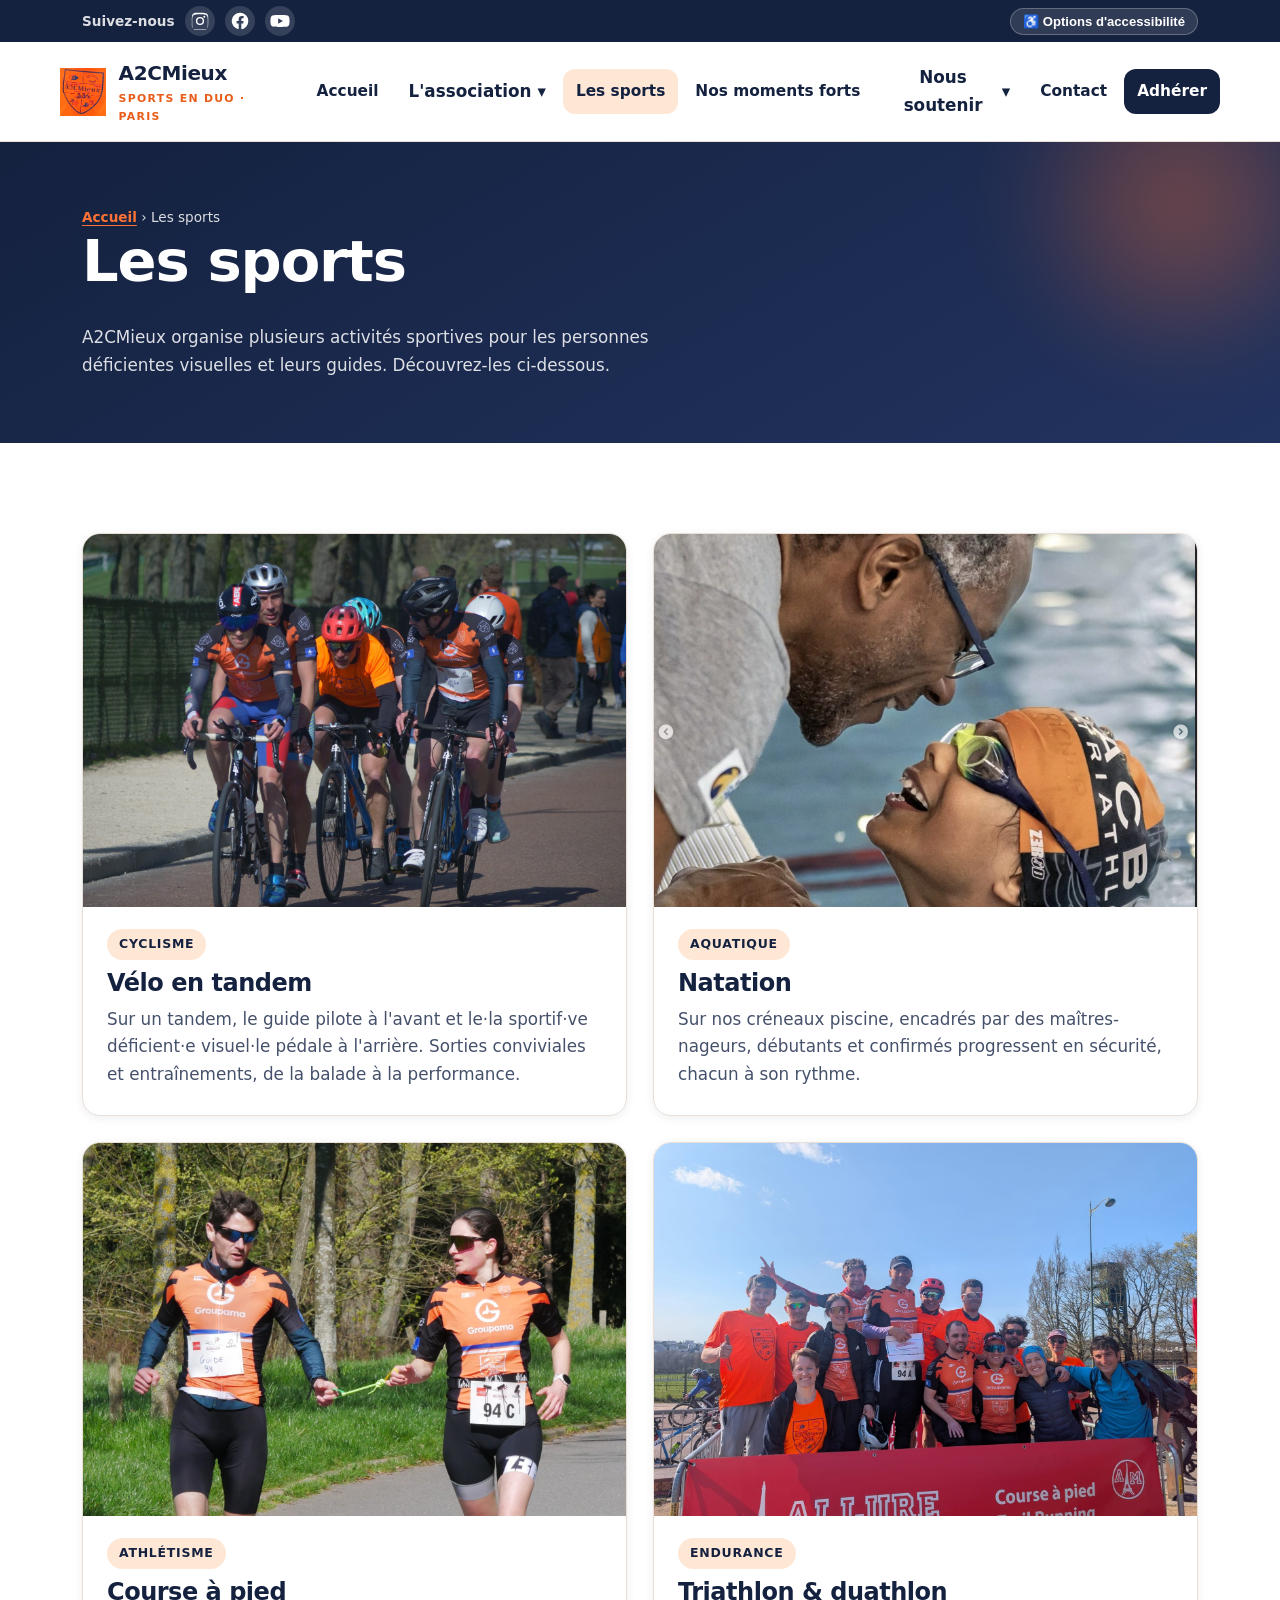
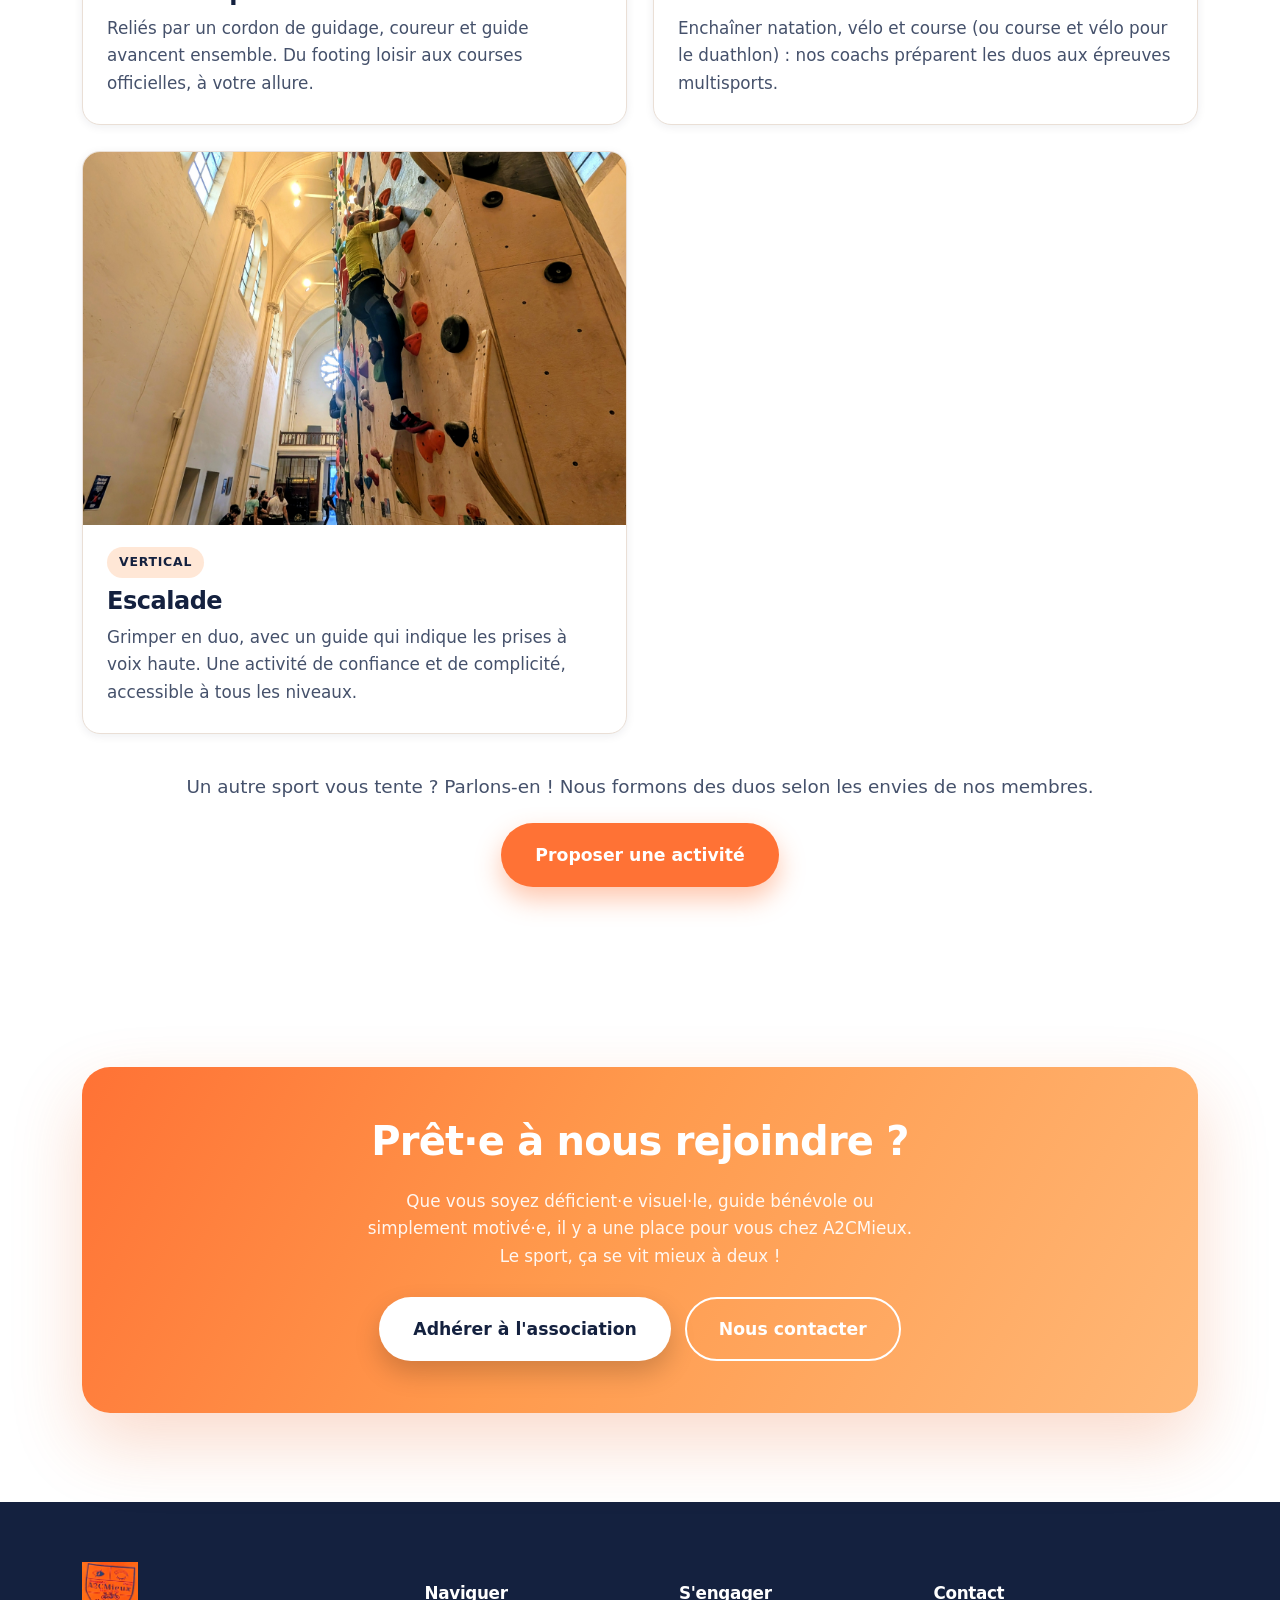
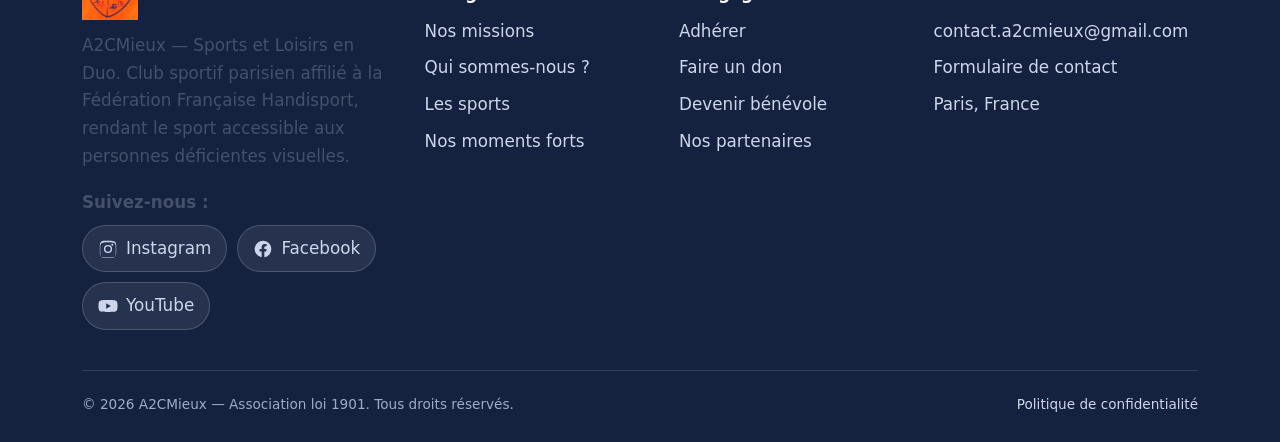
<file: site/les-sports.html>
<!DOCTYPE html>
<html lang="fr">
<head>
  <!-- Google tag (gtag.js) -->
  <script async src="https://www.googletagmanager.com/gtag/js?id=G-MGCTTY5V6H"></script>
  <script>
    window.dataLayer = window.dataLayer || [];
    function gtag(){dataLayer.push(arguments);}
    gtag('js', new Date());
    gtag('config', 'G-MGCTTY5V6H');
  </script>
  <meta charset="UTF-8">
  <meta name="viewport" content="width=device-width, initial-scale=1">
  <title>Les sports — A2CMieux</title>
  <meta name="description" content="Vélo en tandem, natation, course à pied, triathlon et duathlon : découvrez les activités sportives d'A2CMieux pour personnes déficientes visuelles.">
  <meta property="og:title" content="Les sports — A2CMieux">
  <meta property="og:description" content="Vélo en tandem, natation, course à pied, triathlon et duathlon : découvrez les activités sportives d'A2CMieux pour personnes déficientes visuelles.">
  <meta property="og:type" content="website">
  <meta name="theme-color" content="#FF7235">
  <link rel="icon" type="image/x-icon" href="assets/img/favicon.ico">
  <link rel="icon" type="image/png" sizes="192x192" href="assets/img/favicon-192.png">
  <link rel="apple-touch-icon" href="assets/img/apple-touch-icon.png">
  <link rel="stylesheet" href="assets/css/style.css">
</head>
<body>
  <a class="skip-link" href="#main">Aller au contenu principal</a>

  <div class="a11y-bar" role="region" aria-label="Options d'accessibilité et réseaux sociaux">
    <div class="container">
      <span class="a11y-bar-label">Suivez-nous</span>
      <div class="social social--bar"><a href="https://www.instagram.com/a2cmieux.paris" target="_blank" rel="noopener" aria-label="Instagram (nouvel onglet)" class="social-instagram"><svg viewBox="0 0 24 24" width="20" height="20" aria-hidden="true" focusable="false"><path fill="currentColor" d="M12 2.2c3.2 0 3.6 0 4.9.1 1.2.1 1.8.3 2.2.4.6.2 1 .5 1.4.9.4.4.7.8.9 1.4.2.4.4 1 .4 2.2.1 1.3.1 1.7.1 4.9s0 3.6-.1 4.9c-.1 1.2-.3 1.8-.4 2.2-.2.6-.5 1-.9 1.4-.4.4-.8.7-1.4.9-.4.2-1 .4-2.2.4-1.3.1-1.7.1-4.9.1s-3.6 0-4.9-.1c-1.2-.1-1.8-.3-2.2-.4-.6-.2-1-.5-1.4-.9-.4-.4-.7-.8-.9-1.4-.2-.4-.4-1-.4-2.2C2.2 15.6 2.2 15.2 2.2 12s0-3.6.1-4.9c.1-1.2.3-1.8.4-2.2.2-.6.5-1 .9-1.4.4-.4.8-.7 1.4-.9.4-.2 1-.4 2.2-.4C8.4 2.2 8.8 2.2 12 2.2Zm0 1.8c-3.1 0-3.5 0-4.7.1-1.1.1-1.7.2-2.1.4-.5.2-.9.4-1.2.8-.4.3-.6.7-.8 1.2-.2.4-.3 1-.4 2.1-.1 1.2-.1 1.6-.1 4.7s0 3.5.1 4.7c.1 1.1.2 1.7.4 2.1.2.5.4.9.8 1.2.3.4.7.6 1.2.8.4.2 1 .3 2.1.4 1.2.1 1.6.1 4.7.1s3.5 0 4.7-.1c1.1-.1 1.7-.2 2.1-.4.5-.2.9-.4 1.2-.8.4-.3.6-.7.8-1.2.2-.4.3-1 .4-2.1.1-1.2.1-1.6.1-4.7s0-3.5-.1-4.7c-.1-1.1-.2-1.7-.4-2.1-.2-.5-.4-.9-.8-1.2-.3-.4-.7-.6-1.2-.8-.4-.2-1-.3-2.1-.4-1.2-.1-1.6-.1-4.7-.1Zm0 3.1a4.9 4.9 0 1 1 0 9.8 4.9 4.9 0 0 1 0-9.8Zm0 8.1a3.2 3.2 0 1 0 0-6.4 3.2 3.2 0 0 0 0 6.4Zm6.3-8.3a1.15 1.15 0 1 1-2.3 0 1.15 1.15 0 0 1 2.3 0Z"/></svg></a><a href="https://www.facebook.com/a2cmieuxsports" target="_blank" rel="noopener" aria-label="Facebook (nouvel onglet)" class="social-facebook"><svg viewBox="0 0 24 24" width="20" height="20" aria-hidden="true" focusable="false"><path fill="currentColor" d="M22 12a10 10 0 1 0-11.6 9.9v-7H7.9V12h2.5V9.8c0-2.5 1.5-3.9 3.8-3.9 1.1 0 2.2.2 2.2.2v2.5h-1.2c-1.2 0-1.6.8-1.6 1.6V12h2.7l-.4 2.9h-2.3v7A10 10 0 0 0 22 12Z"/></svg></a><a href="https://www.youtube.com/channel/UCHil4jJGYPGS2OwvpxKMLXA/featured" target="_blank" rel="noopener" aria-label="Chaîne YouTube (nouvel onglet)" class="social-youtube"><svg viewBox="0 0 24 24" width="20" height="20" aria-hidden="true" focusable="false"><path fill="currentColor" d="M23 7.5a3 3 0 0 0-2.1-2.1C19 4.9 12 4.9 12 4.9s-7 0-8.9.5A3 3 0 0 0 1 7.5 31 31 0 0 0 .5 12 31 31 0 0 0 1 16.5a3 3 0 0 0 2.1 2.1c1.9.5 8.9.5 8.9.5s7 0 8.9-.5a3 3 0 0 0 2.1-2.1A31 31 0 0 0 23.5 12 31 31 0 0 0 23 7.5ZM9.8 15.3V8.7l5.7 3.3-5.7 3.3Z"/></svg></a></div>
      <button type="button" id="a11y-open" class="a11y-btn" aria-expanded="false" aria-controls="a11y-panel">
        <span aria-hidden="true">&#9855;</span> Options d'accessibilité
      </button>
    </div>
  </div>

  <div class="a11y-overlay" id="a11y-overlay" hidden></div>
  <aside class="a11y-panel" id="a11y-panel" role="dialog" aria-modal="true" aria-labelledby="a11y-title" hidden>
    <div class="a11y-panel-head">
      <h2 id="a11y-title"><span aria-hidden="true">&#9855;</span> Accessibilité</h2>
      <button type="button" id="a11y-close" class="a11y-close" aria-label="Fermer le panneau d'accessibilité">&#10005;</button>
    </div>
    <p class="a11y-panel-intro">Adaptez l'affichage à votre confort. Vos réglages sont mémorisés sur cet appareil.</p>
    <div class="a11y-grid">
      <button type="button" class="a11y-tool" data-a11y="text-plus"><span class="ico" aria-hidden="true">A+</span> Augmenter le texte</button>
      <button type="button" class="a11y-tool" data-a11y="text-minus"><span class="ico" aria-hidden="true">A&minus;</span> Diminuer le texte</button>
      <button type="button" class="a11y-tool" data-a11y="grayscale" aria-pressed="false"><span class="ico" aria-hidden="true">&#9681;</span> Niveaux de gris</button>
      <button type="button" class="a11y-tool" data-a11y="contrast" aria-pressed="false"><span class="ico" aria-hidden="true">&#9680;</span> Haut contraste</button>
      <button type="button" class="a11y-tool" data-a11y="negative" aria-pressed="false"><span class="ico" aria-hidden="true">&#9635;</span> Contraste négatif</button>
      <button type="button" class="a11y-tool" data-a11y="lightbg" aria-pressed="false"><span class="ico" aria-hidden="true">&#9723;</span> Arrière-plan clair</button>
      <button type="button" class="a11y-tool" data-a11y="underline" aria-pressed="false"><span class="ico" aria-hidden="true">&#95;</span> Liens soulignés</button>
      <button type="button" class="a11y-tool" data-a11y="readable" aria-pressed="false"><span class="ico" aria-hidden="true">&#9633;A</span> Police lisible</button>
    </div>
    <button type="button" class="a11y-reset" data-a11y="reset"><span aria-hidden="true">&#8635;</span> Réinitialiser</button>
  </aside>

  <header class="site-header">
    <nav class="container nav" aria-label="Navigation principale">
      <a class="brand" href="index.html" aria-label="A2CMieux, retour à l'accueil">
        <img src="assets/img/logo.png" alt="" width="48" height="48">
        <span><b>A2CMieux</b><small>Sports en duo · Paris</small></span>
      </a>
      <button class="nav-toggle" aria-expanded="false" aria-controls="primary-menu">
        <span aria-hidden="true">☰</span> Menu
      </button>
      <ul class="menu" id="primary-menu">
        <li><a href="index.html">Accueil</a></li>
        <li class="has-sub" data-open="false"><button type="button" aria-expanded="false" aria-haspopup="true">L'association <span aria-hidden="true">▾</span></button><ul class="submenu"><li><a href="nos-missions.html">Nos missions</a></li><li><a href="qui-sommes-nous.html">Qui sommes-nous ?</a></li><li><a href="nos-partenaires.html">Nos partenaires</a></li></ul></li>
        <li><a href="les-sports.html" aria-current="page">Les sports</a></li>
        <li><a href="nos-moments-forts.html">Nos moments forts</a></li>
        <li class="has-sub" data-open="false"><button type="button" aria-expanded="false" aria-haspopup="true">Nous soutenir <span aria-hidden="true">▾</span></button><ul class="submenu"><li><a href="adhesions.html">Adhésions</a></li><li><a href="faire-un-don.html">Faire un don</a></li><li><a href="devenir-benevole.html">Devenir bénévole</a></li></ul></li>
        <li><a href="contact.html">Contact</a></li>
        <li><a class="btn-nav" href="adhesions.html">Adhérer</a></li>
      </ul>
    </nav>
  </header>

  <main id="main">
    <section class="page-head">
      <div class="container">
        <p class="crumb"><a href="index.html">Accueil</a> › Les sports</p>
        <h1>Les sports</h1>
        <p class="reveal">A2CMieux organise plusieurs activités sportives pour les personnes déficientes visuelles et leurs guides. Découvrez-les ci-dessous.</p>
      </div>
    </section>
    <section class="section">
      <div class="container">
        <div class="grid grid-2 reveal">
          <article class="card sport-card">
            <img src="assets/img/gallery/tandem-groupe.jpg" alt="Un groupe de cyclistes de l'association A2CMieux à l'entraînement sur des tandems.">
            <div class="body">
              <span class="tag">Cyclisme</span>
              <h3>Vélo en tandem</h3>
              <p>Sur un tandem, le guide pilote à l'avant et le·la sportif·ve déficient·e visuel·le pédale à l'arrière. Sorties conviviales et entraînements, de la balade à la performance.</p>
            </div>
          </article>
          <article class="card sport-card">
            <img src="assets/img/gallery/natation.jpg" alt="Un entraîneur A2CMieux encourage une nageuse au bord du bassin, front contre front, tous deux souriants.">
            <div class="body">
              <span class="tag">Aquatique</span>
              <h3>Natation</h3>
              <p>Sur nos créneaux piscine, encadrés par des maîtres-nageurs, débutants et confirmés progressent en sécurité, chacun à son rythme.</p>
            </div>
          </article>
          <article class="card sport-card">
            <img src="assets/img/gallery/course-guide.jpg" alt="Un guide et une coureuse d'A2CMieux reliés par un cordon de guidage lors d'une course à pied ensoleillée.">
            <div class="body">
              <span class="tag">Athlétisme</span>
              <h3>Course à pied</h3>
              <p>Reliés par un cordon de guidage, coureur et guide avancent ensemble. Du footing loisir aux courses officielles, à votre allure.</p>
            </div>
          </article>
          <article class="card sport-card">
            <img src="assets/img/gallery/podium-duathlon.jpg" alt="L'équipe A2CMieux réunie et souriante derrière une banderole de course, après une épreuve de duathlon.">
            <div class="body">
              <span class="tag">Endurance</span>
              <h3>Triathlon &amp; duathlon</h3>
              <p>Enchaîner natation, vélo et course (ou course et vélo pour le duathlon) : nos coachs préparent les duos aux épreuves multisports.</p>
            </div>
          </article>
          <article class="card sport-card">
            <img src="assets/img/gallery/escalade.jpg" alt="Un duo A2CMieux à l'escalade, guide et sportif déficient visuel progressant ensemble sur un mur.">
            <div class="body">
              <span class="tag">Vertical</span>
              <h3>Escalade</h3>
              <p>Grimper en duo, avec un guide qui indique les prises à voix haute. Une activité de confiance et de complicité, accessible à tous les niveaux.</p>
            </div>
          </article>
        </div>
        <div class="center reveal" style="margin-top:2.4rem">
          <p class="lead">Un autre sport vous tente&nbsp;? Parlons-en&nbsp;! Nous formons des duos selon les envies de nos membres.</p>
          <a class="btn btn-primary btn-lg" href="contact.html">Proposer une activité</a>
        </div>
      </div>
    </section>

    <section class="section">
      <div class="container">
        <div class="callout reveal">
          <h2>Prêt·e à nous rejoindre&nbsp;?</h2>
          <p>Que vous soyez déficient·e visuel·le, guide bénévole ou simplement motivé·e, il y a une place pour vous chez A2CMieux. Le sport, ça se vit mieux à deux&nbsp;!</p>
          <div class="btn-group" style="justify-content:center">
            <a class="btn btn-primary btn-lg" href="adhesions.html">Adhérer à l'association</a>
            <a class="btn btn-outline btn-lg" href="contact.html">Nous contacter</a>
          </div>
        </div>
      </div>
    </section>

  </main>
  <footer class="site-footer">
    <div class="container">
      <div class="footer-grid">
        <div class="footer-brand">
          <img src="assets/img/logo.png" alt="Logo A2CMieux">
          <p>A2CMieux — Sports et Loisirs en Duo. Club sportif parisien affilié à la Fédération Française Handisport, rendant le sport accessible aux personnes déficientes visuelles.</p>
          <p class="footer-follow"><strong>Suivez-nous&nbsp;:</strong></p>
          <div class="social social--footer"><a href="https://www.instagram.com/a2cmieux.paris" target="_blank" rel="noopener" aria-label="Instagram (nouvel onglet)" class="social-instagram"><svg viewBox="0 0 24 24" width="20" height="20" aria-hidden="true" focusable="false"><path fill="currentColor" d="M12 2.2c3.2 0 3.6 0 4.9.1 1.2.1 1.8.3 2.2.4.6.2 1 .5 1.4.9.4.4.7.8.9 1.4.2.4.4 1 .4 2.2.1 1.3.1 1.7.1 4.9s0 3.6-.1 4.9c-.1 1.2-.3 1.8-.4 2.2-.2.6-.5 1-.9 1.4-.4.4-.8.7-1.4.9-.4.2-1 .4-2.2.4-1.3.1-1.7.1-4.9.1s-3.6 0-4.9-.1c-1.2-.1-1.8-.3-2.2-.4-.6-.2-1-.5-1.4-.9-.4-.4-.7-.8-.9-1.4-.2-.4-.4-1-.4-2.2C2.2 15.6 2.2 15.2 2.2 12s0-3.6.1-4.9c.1-1.2.3-1.8.4-2.2.2-.6.5-1 .9-1.4.4-.4.8-.7 1.4-.9.4-.2 1-.4 2.2-.4C8.4 2.2 8.8 2.2 12 2.2Zm0 1.8c-3.1 0-3.5 0-4.7.1-1.1.1-1.7.2-2.1.4-.5.2-.9.4-1.2.8-.4.3-.6.7-.8 1.2-.2.4-.3 1-.4 2.1-.1 1.2-.1 1.6-.1 4.7s0 3.5.1 4.7c.1 1.1.2 1.7.4 2.1.2.5.4.9.8 1.2.3.4.7.6 1.2.8.4.2 1 .3 2.1.4 1.2.1 1.6.1 4.7.1s3.5 0 4.7-.1c1.1-.1 1.7-.2 2.1-.4.5-.2.9-.4 1.2-.8.4-.3.6-.7.8-1.2.2-.4.3-1 .4-2.1.1-1.2.1-1.6.1-4.7s0-3.5-.1-4.7c-.1-1.1-.2-1.7-.4-2.1-.2-.5-.4-.9-.8-1.2-.3-.4-.7-.6-1.2-.8-.4-.2-1-.3-2.1-.4-1.2-.1-1.6-.1-4.7-.1Zm0 3.1a4.9 4.9 0 1 1 0 9.8 4.9 4.9 0 0 1 0-9.8Zm0 8.1a3.2 3.2 0 1 0 0-6.4 3.2 3.2 0 0 0 0 6.4Zm6.3-8.3a1.15 1.15 0 1 1-2.3 0 1.15 1.15 0 0 1 2.3 0Z"/></svg><span>Instagram</span></a><a href="https://www.facebook.com/a2cmieuxsports" target="_blank" rel="noopener" aria-label="Facebook (nouvel onglet)" class="social-facebook"><svg viewBox="0 0 24 24" width="20" height="20" aria-hidden="true" focusable="false"><path fill="currentColor" d="M22 12a10 10 0 1 0-11.6 9.9v-7H7.9V12h2.5V9.8c0-2.5 1.5-3.9 3.8-3.9 1.1 0 2.2.2 2.2.2v2.5h-1.2c-1.2 0-1.6.8-1.6 1.6V12h2.7l-.4 2.9h-2.3v7A10 10 0 0 0 22 12Z"/></svg><span>Facebook</span></a><a href="https://www.youtube.com/channel/UCHil4jJGYPGS2OwvpxKMLXA/featured" target="_blank" rel="noopener" aria-label="Chaîne YouTube (nouvel onglet)" class="social-youtube"><svg viewBox="0 0 24 24" width="20" height="20" aria-hidden="true" focusable="false"><path fill="currentColor" d="M23 7.5a3 3 0 0 0-2.1-2.1C19 4.9 12 4.9 12 4.9s-7 0-8.9.5A3 3 0 0 0 1 7.5 31 31 0 0 0 .5 12 31 31 0 0 0 1 16.5a3 3 0 0 0 2.1 2.1c1.9.5 8.9.5 8.9.5s7 0 8.9-.5a3 3 0 0 0 2.1-2.1A31 31 0 0 0 23.5 12 31 31 0 0 0 23 7.5ZM9.8 15.3V8.7l5.7 3.3-5.7 3.3Z"/></svg><span>YouTube</span></a></div>
        </div>
        <div>
          <h4>Naviguer</h4>
          <ul>
            <li><a href="nos-missions.html">Nos missions</a></li>
            <li><a href="qui-sommes-nous.html">Qui sommes-nous ?</a></li>
            <li><a href="les-sports.html">Les sports</a></li>
            <li><a href="nos-moments-forts.html">Nos moments forts</a></li>
          </ul>
        </div>
        <div>
          <h4>S'engager</h4>
          <ul>
            <li><a href="adhesions.html">Adhérer</a></li>
            <li><a href="faire-un-don.html">Faire un don</a></li>
            <li><a href="devenir-benevole.html">Devenir bénévole</a></li>
            <li><a href="nos-partenaires.html">Nos partenaires</a></li>
          </ul>
        </div>
        <div>
          <h4>Contact</h4>
          <ul>
            <li><a href="mailto:contact.a2cmieux@gmail.com">contact.a2cmieux@gmail.com</a></li>
            <li><a href="contact.html">Formulaire de contact</a></li>
            <li>Paris, France</li>
          </ul>
        </div>
      </div>
      <div class="footer-bottom">
        <span>© <span id="year">2026</span> A2CMieux — Association loi 1901. Tous droits réservés.</span>
        <span><a href="politique-de-confidentialite.html">Politique de confidentialité</a></span>
      </div>
    </div>
  </footer>

  <script src="assets/js/main.js"></script>
</body>
</html>
</file>
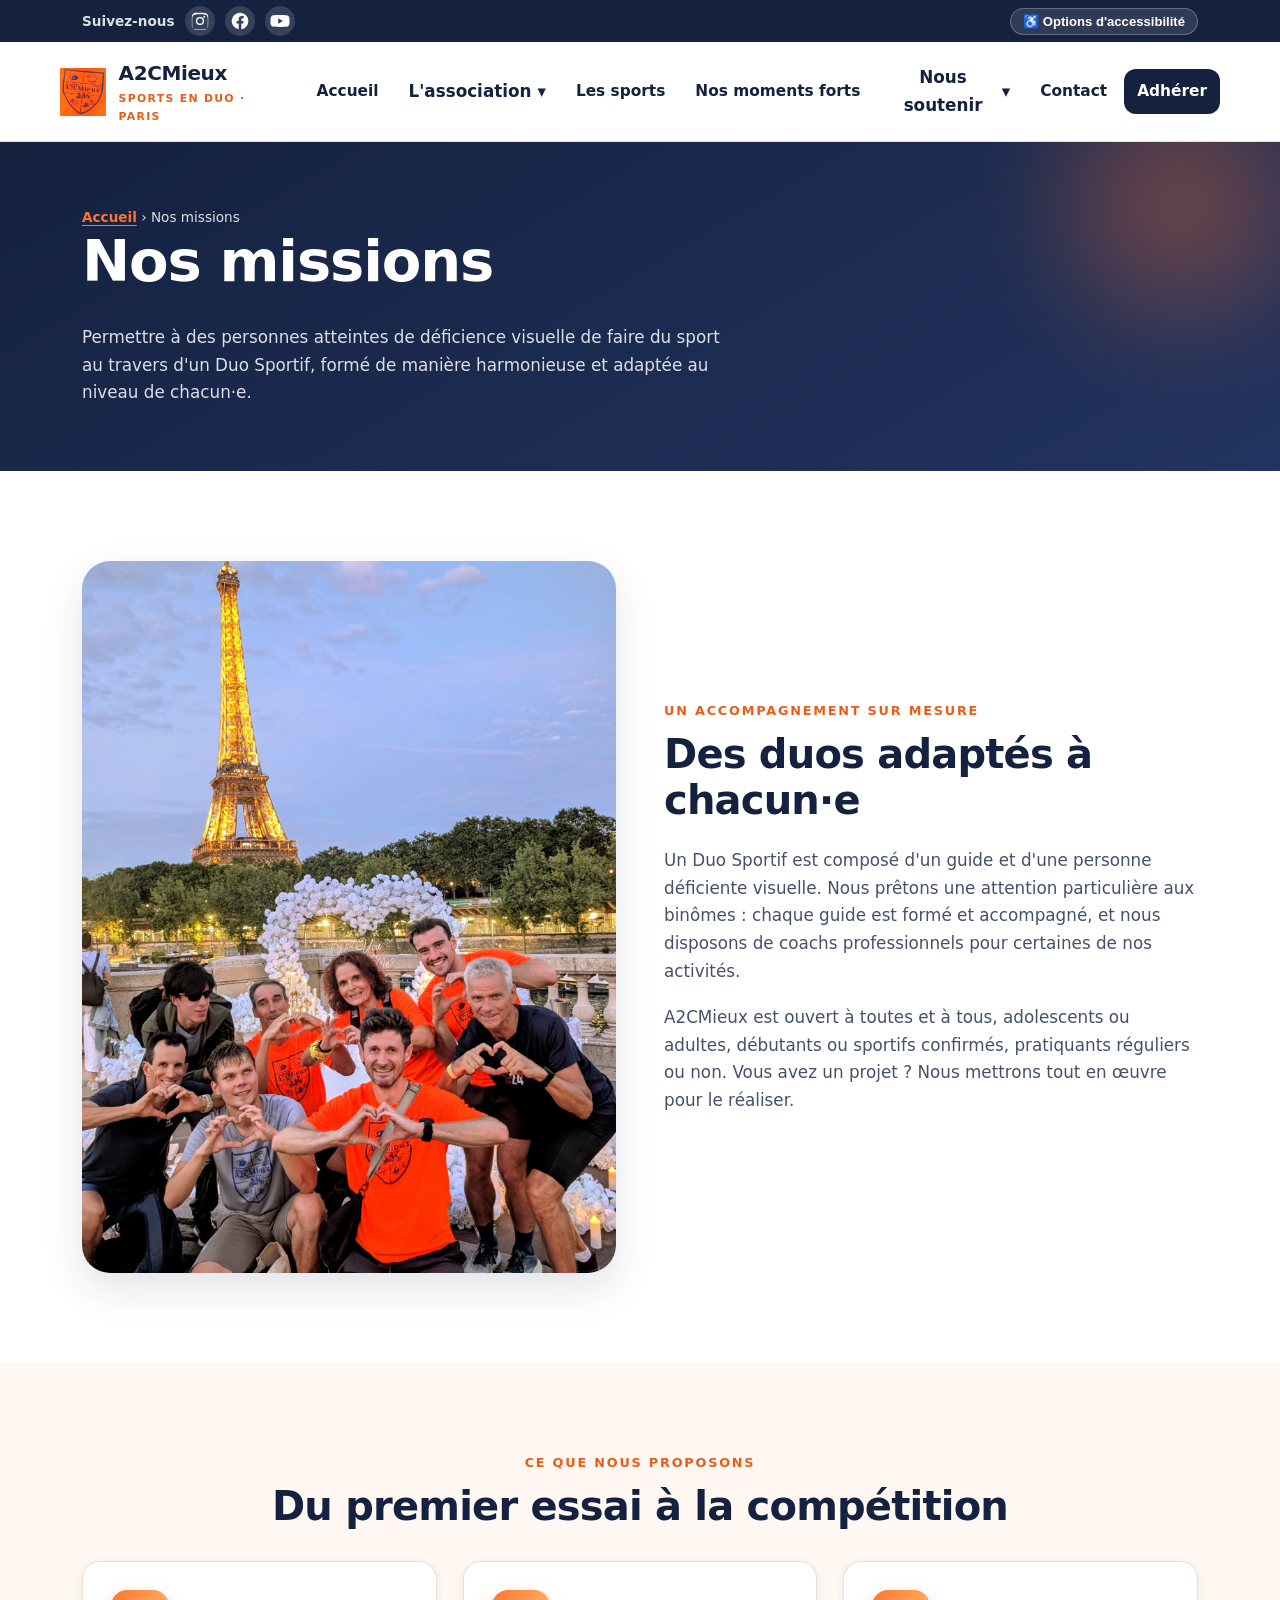
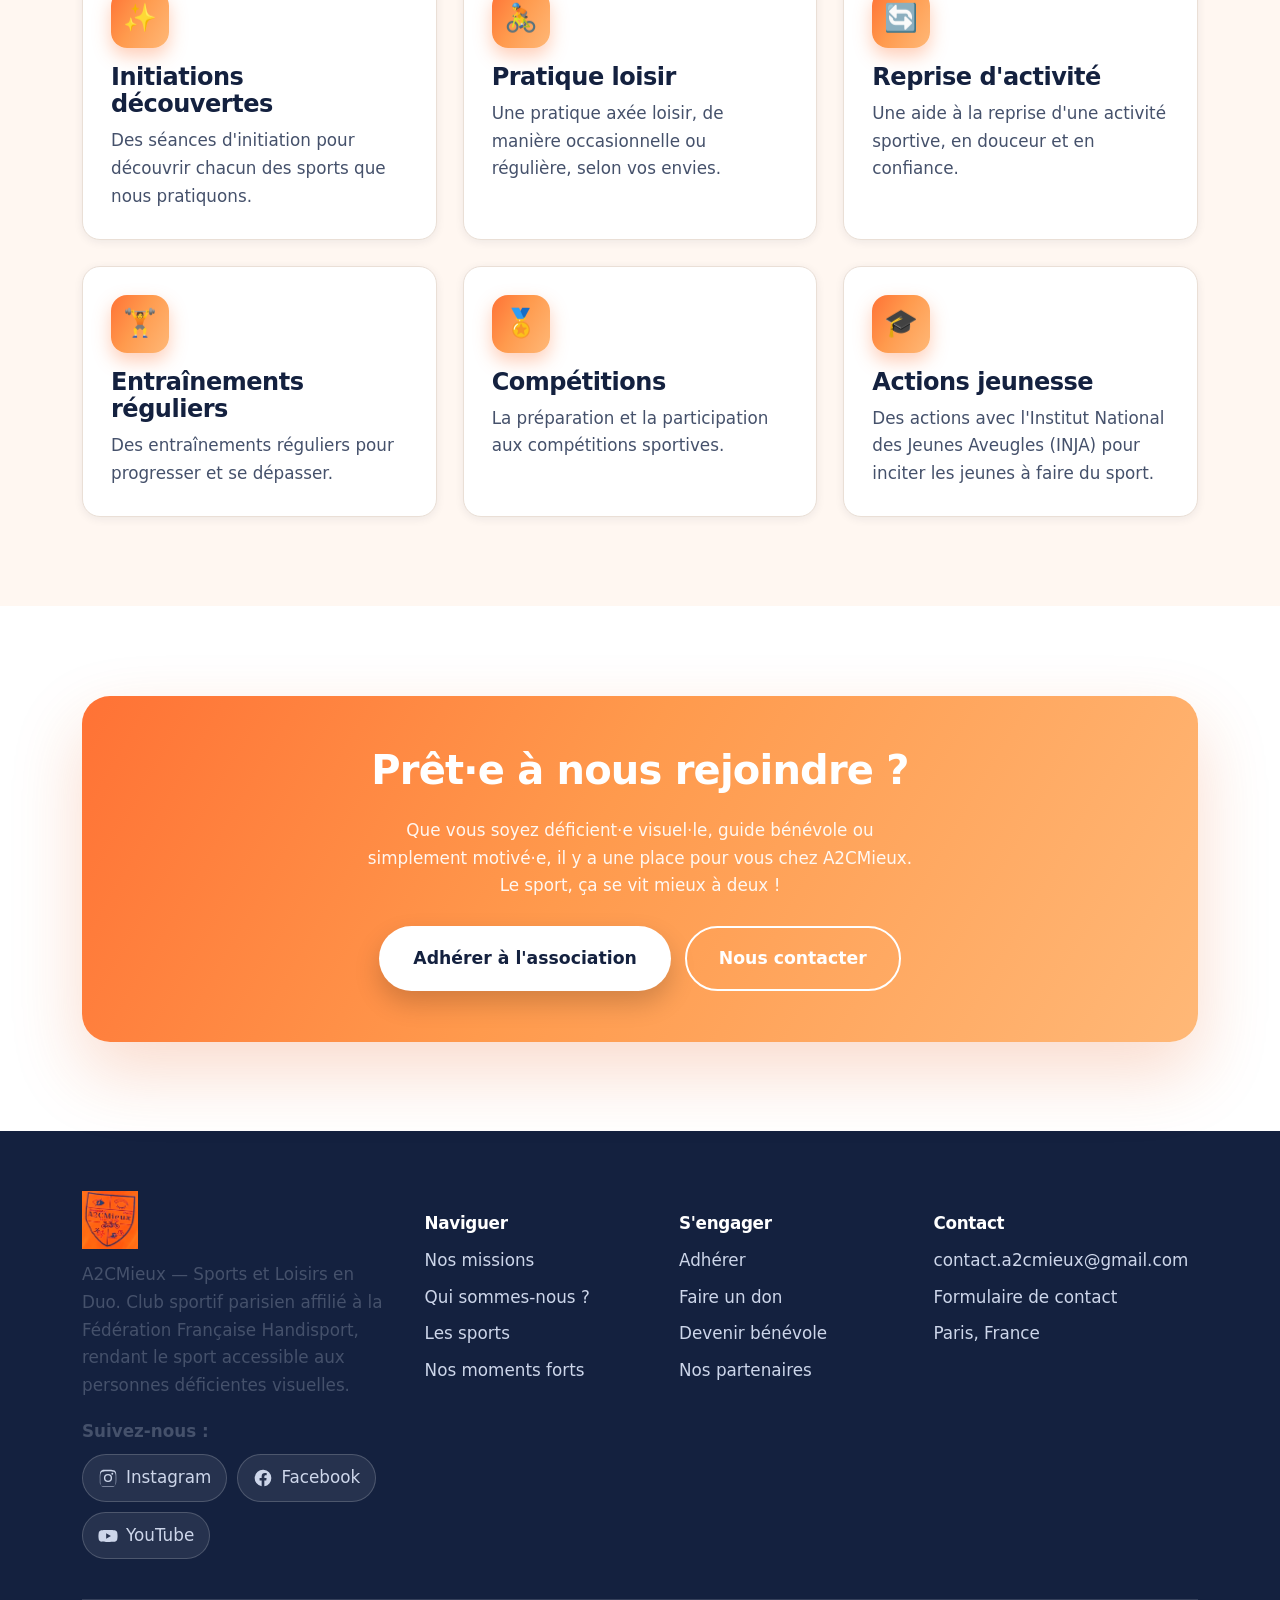
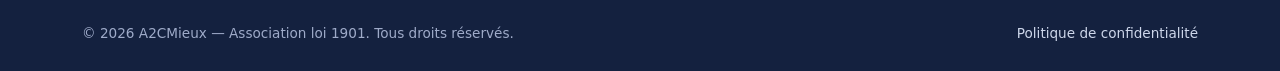
<file: site/nos-missions.html>
<!DOCTYPE html>
<html lang="fr">
<head>
  <!-- Google tag (gtag.js) -->
  <script async src="https://www.googletagmanager.com/gtag/js?id=G-MGCTTY5V6H"></script>
  <script>
    window.dataLayer = window.dataLayer || [];
    function gtag(){dataLayer.push(arguments);}
    gtag('js', new Date());
    gtag('config', 'G-MGCTTY5V6H');
  </script>
  <meta charset="UTF-8">
  <meta name="viewport" content="width=device-width, initial-scale=1">
  <title>Nos missions — A2CMieux</title>
  <meta name="description" content="A2CMieux forme des Duos Sportifs adaptés au niveau de chacun pour permettre aux personnes déficientes visuelles de pratiquer un sport.">
  <meta property="og:title" content="Nos missions — A2CMieux">
  <meta property="og:description" content="A2CMieux forme des Duos Sportifs adaptés au niveau de chacun pour permettre aux personnes déficientes visuelles de pratiquer un sport.">
  <meta property="og:type" content="website">
  <meta name="theme-color" content="#FF7235">
  <link rel="icon" type="image/x-icon" href="assets/img/favicon.ico">
  <link rel="icon" type="image/png" sizes="192x192" href="assets/img/favicon-192.png">
  <link rel="apple-touch-icon" href="assets/img/apple-touch-icon.png">
  <link rel="stylesheet" href="assets/css/style.css">
</head>
<body>
  <a class="skip-link" href="#main">Aller au contenu principal</a>

  <div class="a11y-bar" role="region" aria-label="Options d'accessibilité et réseaux sociaux">
    <div class="container">
      <span class="a11y-bar-label">Suivez-nous</span>
      <div class="social social--bar"><a href="https://www.instagram.com/a2cmieux.paris" target="_blank" rel="noopener" aria-label="Instagram (nouvel onglet)" class="social-instagram"><svg viewBox="0 0 24 24" width="20" height="20" aria-hidden="true" focusable="false"><path fill="currentColor" d="M12 2.2c3.2 0 3.6 0 4.9.1 1.2.1 1.8.3 2.2.4.6.2 1 .5 1.4.9.4.4.7.8.9 1.4.2.4.4 1 .4 2.2.1 1.3.1 1.7.1 4.9s0 3.6-.1 4.9c-.1 1.2-.3 1.8-.4 2.2-.2.6-.5 1-.9 1.4-.4.4-.8.7-1.4.9-.4.2-1 .4-2.2.4-1.3.1-1.7.1-4.9.1s-3.6 0-4.9-.1c-1.2-.1-1.8-.3-2.2-.4-.6-.2-1-.5-1.4-.9-.4-.4-.7-.8-.9-1.4-.2-.4-.4-1-.4-2.2C2.2 15.6 2.2 15.2 2.2 12s0-3.6.1-4.9c.1-1.2.3-1.8.4-2.2.2-.6.5-1 .9-1.4.4-.4.8-.7 1.4-.9.4-.2 1-.4 2.2-.4C8.4 2.2 8.8 2.2 12 2.2Zm0 1.8c-3.1 0-3.5 0-4.7.1-1.1.1-1.7.2-2.1.4-.5.2-.9.4-1.2.8-.4.3-.6.7-.8 1.2-.2.4-.3 1-.4 2.1-.1 1.2-.1 1.6-.1 4.7s0 3.5.1 4.7c.1 1.1.2 1.7.4 2.1.2.5.4.9.8 1.2.3.4.7.6 1.2.8.4.2 1 .3 2.1.4 1.2.1 1.6.1 4.7.1s3.5 0 4.7-.1c1.1-.1 1.7-.2 2.1-.4.5-.2.9-.4 1.2-.8.4-.3.6-.7.8-1.2.2-.4.3-1 .4-2.1.1-1.2.1-1.6.1-4.7s0-3.5-.1-4.7c-.1-1.1-.2-1.7-.4-2.1-.2-.5-.4-.9-.8-1.2-.3-.4-.7-.6-1.2-.8-.4-.2-1-.3-2.1-.4-1.2-.1-1.6-.1-4.7-.1Zm0 3.1a4.9 4.9 0 1 1 0 9.8 4.9 4.9 0 0 1 0-9.8Zm0 8.1a3.2 3.2 0 1 0 0-6.4 3.2 3.2 0 0 0 0 6.4Zm6.3-8.3a1.15 1.15 0 1 1-2.3 0 1.15 1.15 0 0 1 2.3 0Z"/></svg></a><a href="https://www.facebook.com/a2cmieuxsports" target="_blank" rel="noopener" aria-label="Facebook (nouvel onglet)" class="social-facebook"><svg viewBox="0 0 24 24" width="20" height="20" aria-hidden="true" focusable="false"><path fill="currentColor" d="M22 12a10 10 0 1 0-11.6 9.9v-7H7.9V12h2.5V9.8c0-2.5 1.5-3.9 3.8-3.9 1.1 0 2.2.2 2.2.2v2.5h-1.2c-1.2 0-1.6.8-1.6 1.6V12h2.7l-.4 2.9h-2.3v7A10 10 0 0 0 22 12Z"/></svg></a><a href="https://www.youtube.com/channel/UCHil4jJGYPGS2OwvpxKMLXA/featured" target="_blank" rel="noopener" aria-label="Chaîne YouTube (nouvel onglet)" class="social-youtube"><svg viewBox="0 0 24 24" width="20" height="20" aria-hidden="true" focusable="false"><path fill="currentColor" d="M23 7.5a3 3 0 0 0-2.1-2.1C19 4.9 12 4.9 12 4.9s-7 0-8.9.5A3 3 0 0 0 1 7.5 31 31 0 0 0 .5 12 31 31 0 0 0 1 16.5a3 3 0 0 0 2.1 2.1c1.9.5 8.9.5 8.9.5s7 0 8.9-.5a3 3 0 0 0 2.1-2.1A31 31 0 0 0 23.5 12 31 31 0 0 0 23 7.5ZM9.8 15.3V8.7l5.7 3.3-5.7 3.3Z"/></svg></a></div>
      <button type="button" id="a11y-open" class="a11y-btn" aria-expanded="false" aria-controls="a11y-panel">
        <span aria-hidden="true">&#9855;</span> Options d'accessibilité
      </button>
    </div>
  </div>

  <div class="a11y-overlay" id="a11y-overlay" hidden></div>
  <aside class="a11y-panel" id="a11y-panel" role="dialog" aria-modal="true" aria-labelledby="a11y-title" hidden>
    <div class="a11y-panel-head">
      <h2 id="a11y-title"><span aria-hidden="true">&#9855;</span> Accessibilité</h2>
      <button type="button" id="a11y-close" class="a11y-close" aria-label="Fermer le panneau d'accessibilité">&#10005;</button>
    </div>
    <p class="a11y-panel-intro">Adaptez l'affichage à votre confort. Vos réglages sont mémorisés sur cet appareil.</p>
    <div class="a11y-grid">
      <button type="button" class="a11y-tool" data-a11y="text-plus"><span class="ico" aria-hidden="true">A+</span> Augmenter le texte</button>
      <button type="button" class="a11y-tool" data-a11y="text-minus"><span class="ico" aria-hidden="true">A&minus;</span> Diminuer le texte</button>
      <button type="button" class="a11y-tool" data-a11y="grayscale" aria-pressed="false"><span class="ico" aria-hidden="true">&#9681;</span> Niveaux de gris</button>
      <button type="button" class="a11y-tool" data-a11y="contrast" aria-pressed="false"><span class="ico" aria-hidden="true">&#9680;</span> Haut contraste</button>
      <button type="button" class="a11y-tool" data-a11y="negative" aria-pressed="false"><span class="ico" aria-hidden="true">&#9635;</span> Contraste négatif</button>
      <button type="button" class="a11y-tool" data-a11y="lightbg" aria-pressed="false"><span class="ico" aria-hidden="true">&#9723;</span> Arrière-plan clair</button>
      <button type="button" class="a11y-tool" data-a11y="underline" aria-pressed="false"><span class="ico" aria-hidden="true">&#95;</span> Liens soulignés</button>
      <button type="button" class="a11y-tool" data-a11y="readable" aria-pressed="false"><span class="ico" aria-hidden="true">&#9633;A</span> Police lisible</button>
    </div>
    <button type="button" class="a11y-reset" data-a11y="reset"><span aria-hidden="true">&#8635;</span> Réinitialiser</button>
  </aside>

  <header class="site-header">
    <nav class="container nav" aria-label="Navigation principale">
      <a class="brand" href="index.html" aria-label="A2CMieux, retour à l'accueil">
        <img src="assets/img/logo.png" alt="" width="48" height="48">
        <span><b>A2CMieux</b><small>Sports en duo · Paris</small></span>
      </a>
      <button class="nav-toggle" aria-expanded="false" aria-controls="primary-menu">
        <span aria-hidden="true">☰</span> Menu
      </button>
      <ul class="menu" id="primary-menu">
        <li><a href="index.html">Accueil</a></li>
        <li class="has-sub" data-open="false"><button type="button" aria-expanded="false" aria-haspopup="true">L'association <span aria-hidden="true">▾</span></button><ul class="submenu"><li><a href="nos-missions.html" aria-current="page">Nos missions</a></li><li><a href="qui-sommes-nous.html">Qui sommes-nous ?</a></li><li><a href="nos-partenaires.html">Nos partenaires</a></li></ul></li>
        <li><a href="les-sports.html">Les sports</a></li>
        <li><a href="nos-moments-forts.html">Nos moments forts</a></li>
        <li class="has-sub" data-open="false"><button type="button" aria-expanded="false" aria-haspopup="true">Nous soutenir <span aria-hidden="true">▾</span></button><ul class="submenu"><li><a href="adhesions.html">Adhésions</a></li><li><a href="faire-un-don.html">Faire un don</a></li><li><a href="devenir-benevole.html">Devenir bénévole</a></li></ul></li>
        <li><a href="contact.html">Contact</a></li>
        <li><a class="btn-nav" href="adhesions.html">Adhérer</a></li>
      </ul>
    </nav>
  </header>

  <main id="main">
    <section class="page-head">
      <div class="container">
        <p class="crumb"><a href="index.html">Accueil</a> › Nos missions</p>
        <h1>Nos missions</h1>
        <p class="reveal">Permettre à des personnes atteintes de déficience visuelle de faire du sport au travers d'un Duo Sportif, formé de manière harmonieuse et adaptée au niveau de chacun·e.</p>
      </div>
    </section>
    <section class="section">
      <div class="container">
        <div class="split reveal">
          <div class="split-media split-media--tall"><img src="assets/img/gallery/groupe-photo-coeur.jpeg" alt="Groupe de membres A2CMieux formant un cœur avec leurs mains."></div>
          <div>
            <p class="tag-line">Un accompagnement sur mesure</p>
            <h2>Des duos adaptés à chacun·e</h2>
            <p>Un Duo Sportif est composé d'un guide et d'une personne déficiente visuelle. Nous prêtons une attention particulière aux binômes&nbsp;: chaque guide est formé et accompagné, et nous disposons de coachs professionnels pour certaines de nos activités.</p>
            <p>A2CMieux est ouvert à toutes et à tous, adolescents ou adultes, débutants ou sportifs confirmés, pratiquants réguliers ou non. Vous avez un projet&nbsp;? Nous mettrons tout en œuvre pour le réaliser.</p>
          </div>
        </div>
      </div>
    </section>

    <section class="section section--alt">
      <div class="container">
        <div class="center narrow reveal">
          <p class="tag-line">Ce que nous proposons</p>
          <h2>Du premier essai à la compétition</h2>
        </div>
        <div class="grid grid-3 reveal" style="margin-top:2rem">
          <article class="card"><div class="ic" aria-hidden="true">✨</div><h3>Initiations découvertes</h3><p>Des séances d'initiation pour découvrir chacun des sports que nous pratiquons.</p></article>
          <article class="card"><div class="ic" aria-hidden="true">🚴</div><h3>Pratique loisir</h3><p>Une pratique axée loisir, de manière occasionnelle ou régulière, selon vos envies.</p></article>
          <article class="card"><div class="ic" aria-hidden="true">🔄</div><h3>Reprise d'activité</h3><p>Une aide à la reprise d'une activité sportive, en douceur et en confiance.</p></article>
          <article class="card"><div class="ic" aria-hidden="true">🏋️</div><h3>Entraînements réguliers</h3><p>Des entraînements réguliers pour progresser et se dépasser.</p></article>
          <article class="card"><div class="ic" aria-hidden="true">🏅</div><h3>Compétitions</h3><p>La préparation et la participation aux compétitions sportives.</p></article>
          <article class="card"><div class="ic" aria-hidden="true">🎓</div><h3>Actions jeunesse</h3><p>Des actions avec l'Institut National des Jeunes Aveugles (INJA) pour inciter les jeunes à faire du sport.</p></article>
        </div>
      </div>
    </section>

    <section class="section">
      <div class="container">
        <div class="callout reveal">
          <h2>Prêt·e à nous rejoindre&nbsp;?</h2>
          <p>Que vous soyez déficient·e visuel·le, guide bénévole ou simplement motivé·e, il y a une place pour vous chez A2CMieux. Le sport, ça se vit mieux à deux&nbsp;!</p>
          <div class="btn-group" style="justify-content:center">
            <a class="btn btn-primary btn-lg" href="adhesions.html">Adhérer à l'association</a>
            <a class="btn btn-outline btn-lg" href="contact.html">Nous contacter</a>
          </div>
        </div>
      </div>
    </section>

  </main>
  <footer class="site-footer">
    <div class="container">
      <div class="footer-grid">
        <div class="footer-brand">
          <img src="assets/img/logo.png" alt="Logo A2CMieux">
          <p>A2CMieux — Sports et Loisirs en Duo. Club sportif parisien affilié à la Fédération Française Handisport, rendant le sport accessible aux personnes déficientes visuelles.</p>
          <p class="footer-follow"><strong>Suivez-nous&nbsp;:</strong></p>
          <div class="social social--footer"><a href="https://www.instagram.com/a2cmieux.paris" target="_blank" rel="noopener" aria-label="Instagram (nouvel onglet)" class="social-instagram"><svg viewBox="0 0 24 24" width="20" height="20" aria-hidden="true" focusable="false"><path fill="currentColor" d="M12 2.2c3.2 0 3.6 0 4.9.1 1.2.1 1.8.3 2.2.4.6.2 1 .5 1.4.9.4.4.7.8.9 1.4.2.4.4 1 .4 2.2.1 1.3.1 1.7.1 4.9s0 3.6-.1 4.9c-.1 1.2-.3 1.8-.4 2.2-.2.6-.5 1-.9 1.4-.4.4-.8.7-1.4.9-.4.2-1 .4-2.2.4-1.3.1-1.7.1-4.9.1s-3.6 0-4.9-.1c-1.2-.1-1.8-.3-2.2-.4-.6-.2-1-.5-1.4-.9-.4-.4-.7-.8-.9-1.4-.2-.4-.4-1-.4-2.2C2.2 15.6 2.2 15.2 2.2 12s0-3.6.1-4.9c.1-1.2.3-1.8.4-2.2.2-.6.5-1 .9-1.4.4-.4.8-.7 1.4-.9.4-.2 1-.4 2.2-.4C8.4 2.2 8.8 2.2 12 2.2Zm0 1.8c-3.1 0-3.5 0-4.7.1-1.1.1-1.7.2-2.1.4-.5.2-.9.4-1.2.8-.4.3-.6.7-.8 1.2-.2.4-.3 1-.4 2.1-.1 1.2-.1 1.6-.1 4.7s0 3.5.1 4.7c.1 1.1.2 1.7.4 2.1.2.5.4.9.8 1.2.3.4.7.6 1.2.8.4.2 1 .3 2.1.4 1.2.1 1.6.1 4.7.1s3.5 0 4.7-.1c1.1-.1 1.7-.2 2.1-.4.5-.2.9-.4 1.2-.8.4-.3.6-.7.8-1.2.2-.4.3-1 .4-2.1.1-1.2.1-1.6.1-4.7s0-3.5-.1-4.7c-.1-1.1-.2-1.7-.4-2.1-.2-.5-.4-.9-.8-1.2-.3-.4-.7-.6-1.2-.8-.4-.2-1-.3-2.1-.4-1.2-.1-1.6-.1-4.7-.1Zm0 3.1a4.9 4.9 0 1 1 0 9.8 4.9 4.9 0 0 1 0-9.8Zm0 8.1a3.2 3.2 0 1 0 0-6.4 3.2 3.2 0 0 0 0 6.4Zm6.3-8.3a1.15 1.15 0 1 1-2.3 0 1.15 1.15 0 0 1 2.3 0Z"/></svg><span>Instagram</span></a><a href="https://www.facebook.com/a2cmieuxsports" target="_blank" rel="noopener" aria-label="Facebook (nouvel onglet)" class="social-facebook"><svg viewBox="0 0 24 24" width="20" height="20" aria-hidden="true" focusable="false"><path fill="currentColor" d="M22 12a10 10 0 1 0-11.6 9.9v-7H7.9V12h2.5V9.8c0-2.5 1.5-3.9 3.8-3.9 1.1 0 2.2.2 2.2.2v2.5h-1.2c-1.2 0-1.6.8-1.6 1.6V12h2.7l-.4 2.9h-2.3v7A10 10 0 0 0 22 12Z"/></svg><span>Facebook</span></a><a href="https://www.youtube.com/channel/UCHil4jJGYPGS2OwvpxKMLXA/featured" target="_blank" rel="noopener" aria-label="Chaîne YouTube (nouvel onglet)" class="social-youtube"><svg viewBox="0 0 24 24" width="20" height="20" aria-hidden="true" focusable="false"><path fill="currentColor" d="M23 7.5a3 3 0 0 0-2.1-2.1C19 4.9 12 4.9 12 4.9s-7 0-8.9.5A3 3 0 0 0 1 7.5 31 31 0 0 0 .5 12 31 31 0 0 0 1 16.5a3 3 0 0 0 2.1 2.1c1.9.5 8.9.5 8.9.5s7 0 8.9-.5a3 3 0 0 0 2.1-2.1A31 31 0 0 0 23.5 12 31 31 0 0 0 23 7.5ZM9.8 15.3V8.7l5.7 3.3-5.7 3.3Z"/></svg><span>YouTube</span></a></div>
        </div>
        <div>
          <h4>Naviguer</h4>
          <ul>
            <li><a href="nos-missions.html">Nos missions</a></li>
            <li><a href="qui-sommes-nous.html">Qui sommes-nous ?</a></li>
            <li><a href="les-sports.html">Les sports</a></li>
            <li><a href="nos-moments-forts.html">Nos moments forts</a></li>
          </ul>
        </div>
        <div>
          <h4>S'engager</h4>
          <ul>
            <li><a href="adhesions.html">Adhérer</a></li>
            <li><a href="faire-un-don.html">Faire un don</a></li>
            <li><a href="devenir-benevole.html">Devenir bénévole</a></li>
            <li><a href="nos-partenaires.html">Nos partenaires</a></li>
          </ul>
        </div>
        <div>
          <h4>Contact</h4>
          <ul>
            <li><a href="mailto:contact.a2cmieux@gmail.com">contact.a2cmieux@gmail.com</a></li>
            <li><a href="contact.html">Formulaire de contact</a></li>
            <li>Paris, France</li>
          </ul>
        </div>
      </div>
      <div class="footer-bottom">
        <span>© <span id="year">2026</span> A2CMieux — Association loi 1901. Tous droits réservés.</span>
        <span><a href="politique-de-confidentialite.html">Politique de confidentialité</a></span>
      </div>
    </div>
  </footer>

  <script src="assets/js/main.js"></script>
</body>
</html>
</file>
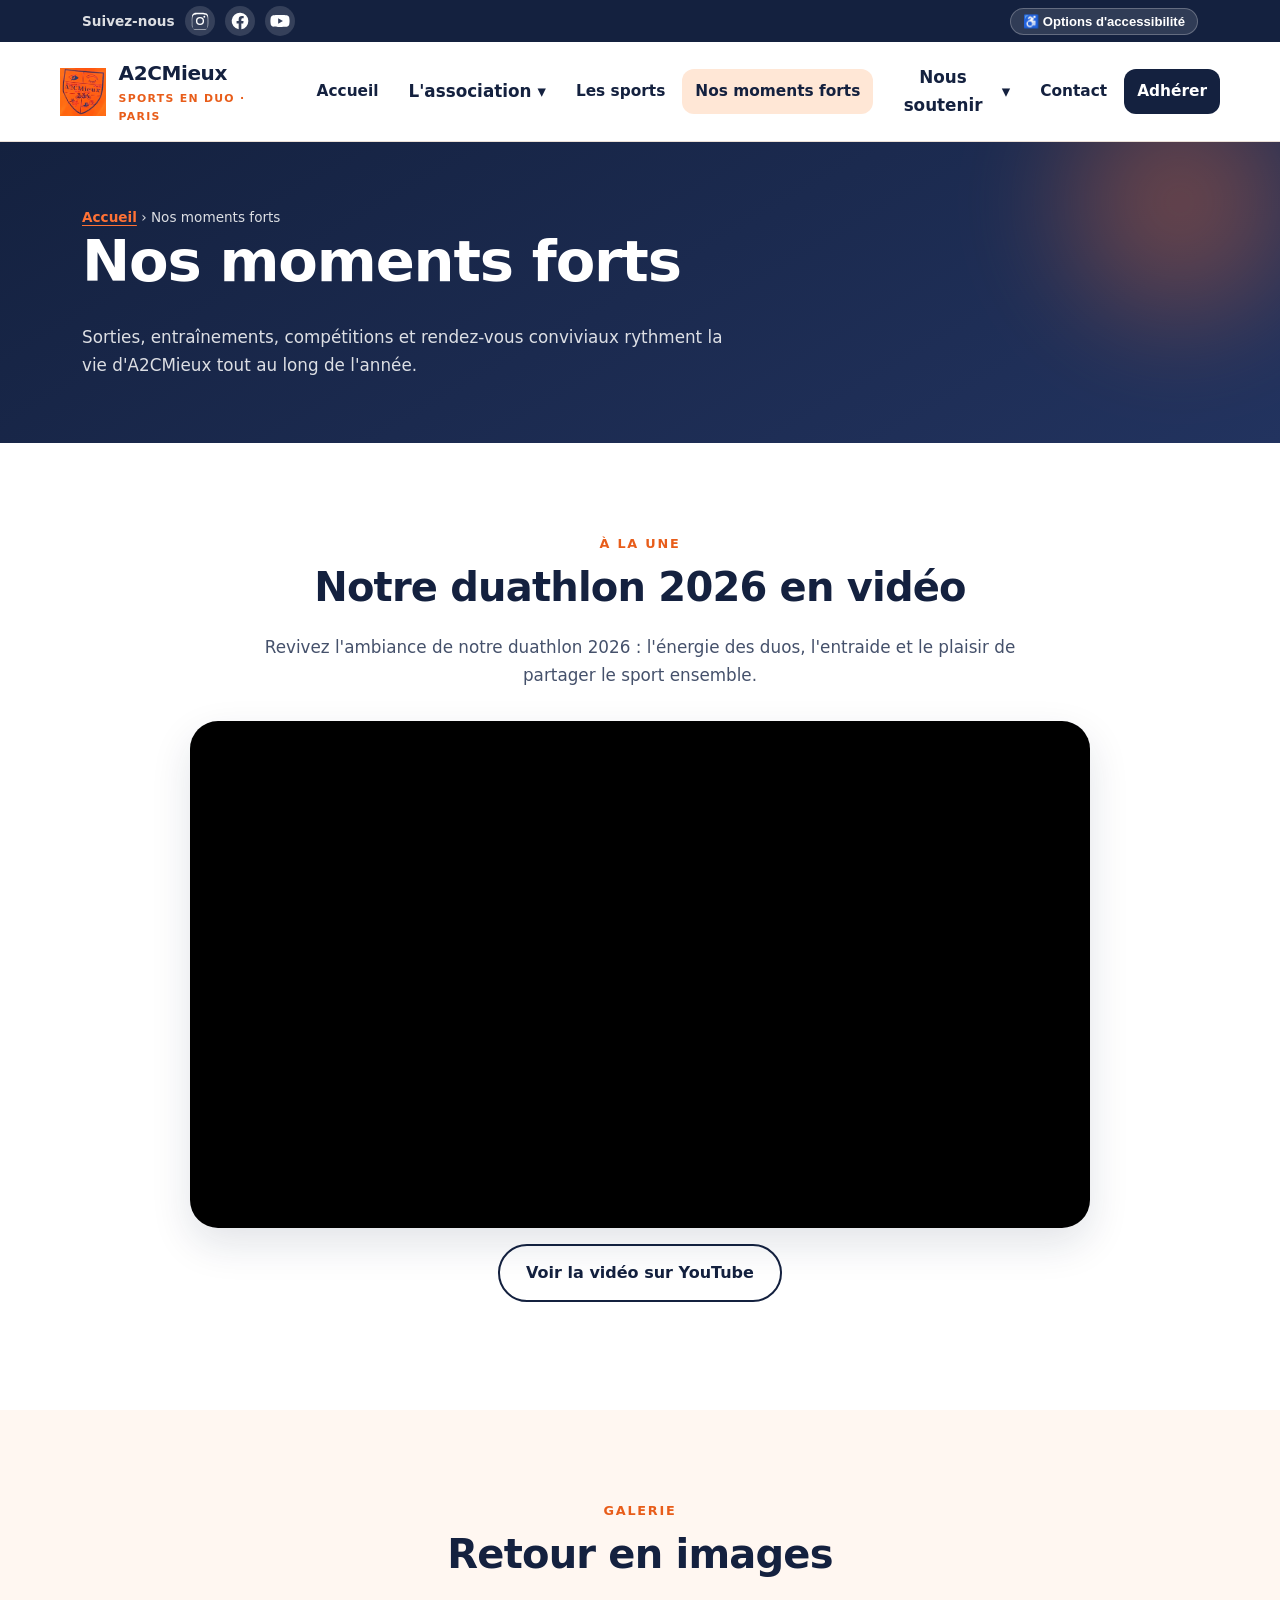
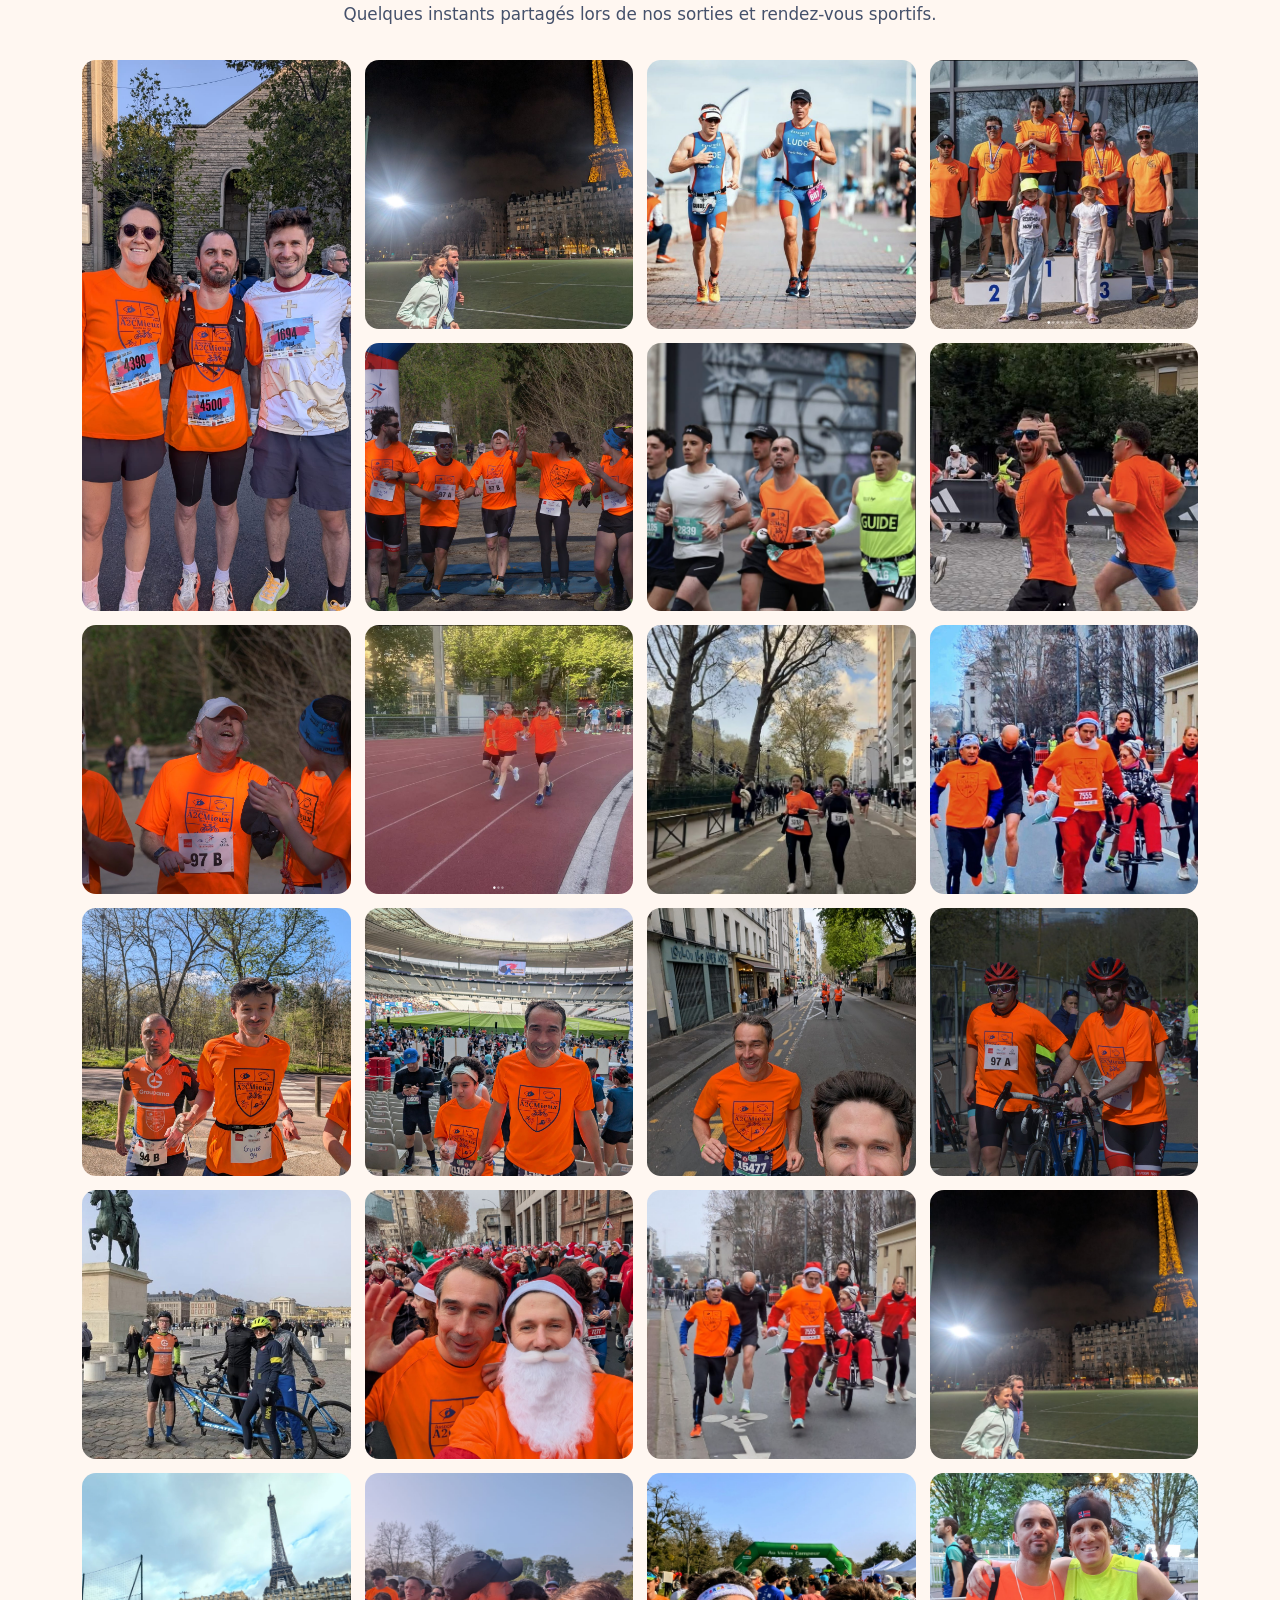
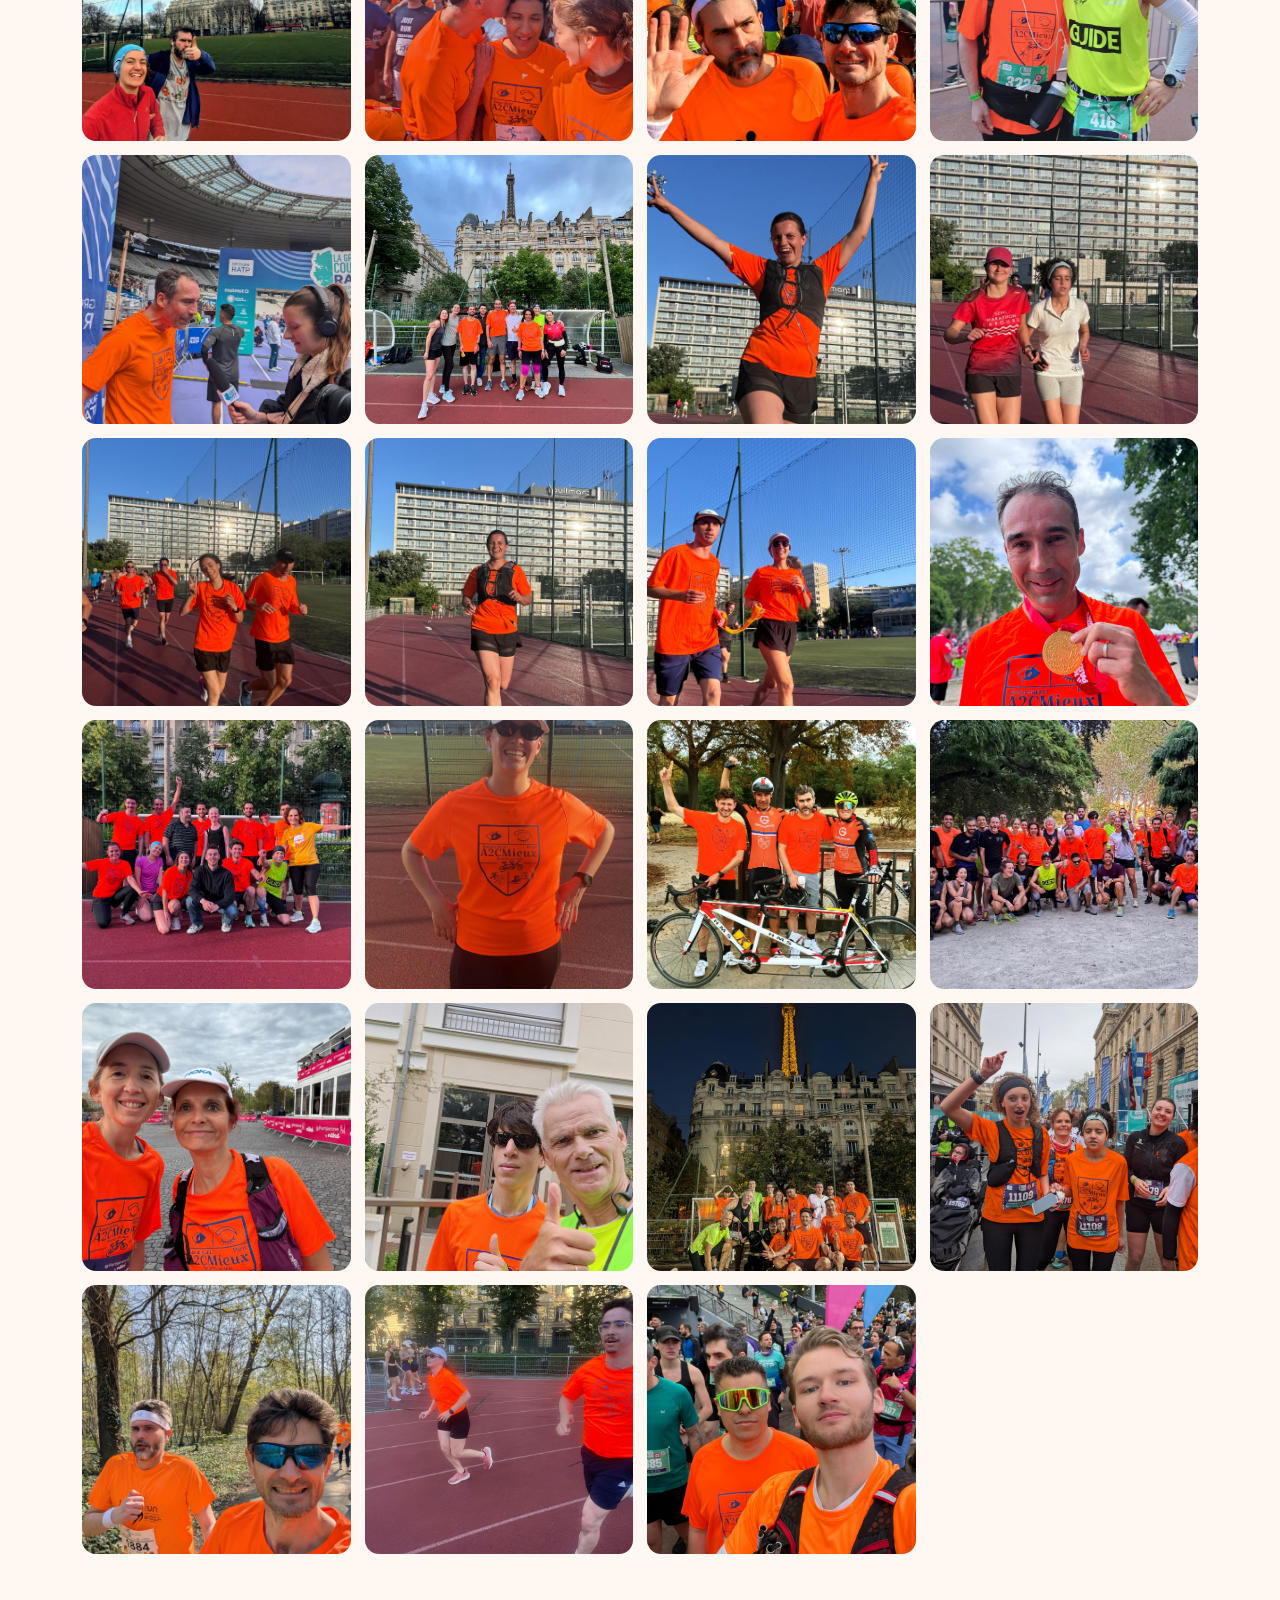
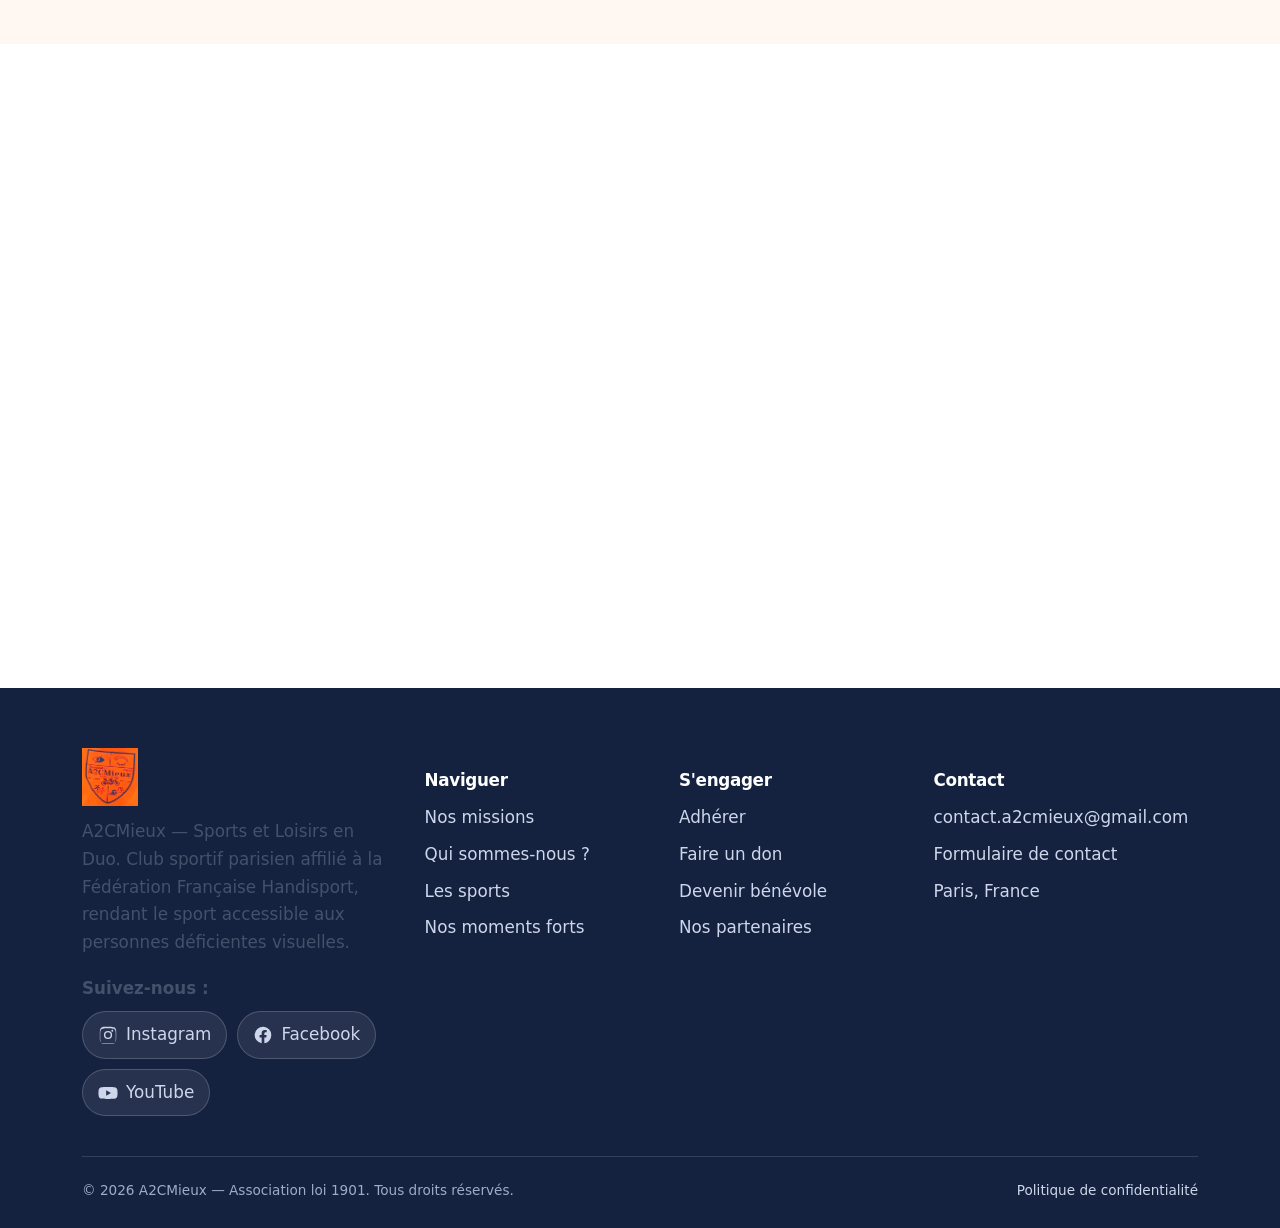
<file: site/nos-moments-forts.html>
<!DOCTYPE html>
<html lang="fr">
<head>
  <!-- Google tag (gtag.js) -->
  <script async src="https://www.googletagmanager.com/gtag/js?id=G-MGCTTY5V6H"></script>
  <script>
    window.dataLayer = window.dataLayer || [];
    function gtag(){dataLayer.push(arguments);}
    gtag('js', new Date());
    gtag('config', 'G-MGCTTY5V6H');
  </script>
  <meta charset="UTF-8">
  <meta name="viewport" content="width=device-width, initial-scale=1">
  <title>Nos moments forts — A2CMieux</title>
  <meta name="description" content="Retrouvez les temps forts d'A2CMieux : sorties, entraînements, courses et notre duathlon 2026 en vidéo.">
  <meta property="og:title" content="Nos moments forts — A2CMieux">
  <meta property="og:description" content="Retrouvez les temps forts d'A2CMieux : sorties, entraînements, courses et notre duathlon 2026 en vidéo.">
  <meta property="og:type" content="website">
  <meta name="theme-color" content="#FF7235">
  <link rel="icon" type="image/x-icon" href="assets/img/favicon.ico">
  <link rel="icon" type="image/png" sizes="192x192" href="assets/img/favicon-192.png">
  <link rel="apple-touch-icon" href="assets/img/apple-touch-icon.png">
  <link rel="stylesheet" href="assets/css/style.css">
</head>
<body>
  <a class="skip-link" href="#main">Aller au contenu principal</a>

  <div class="a11y-bar" role="region" aria-label="Options d'accessibilité et réseaux sociaux">
    <div class="container">
      <span class="a11y-bar-label">Suivez-nous</span>
      <div class="social social--bar"><a href="https://www.instagram.com/a2cmieux.paris" target="_blank" rel="noopener" aria-label="Instagram (nouvel onglet)" class="social-instagram"><svg viewBox="0 0 24 24" width="20" height="20" aria-hidden="true" focusable="false"><path fill="currentColor" d="M12 2.2c3.2 0 3.6 0 4.9.1 1.2.1 1.8.3 2.2.4.6.2 1 .5 1.4.9.4.4.7.8.9 1.4.2.4.4 1 .4 2.2.1 1.3.1 1.7.1 4.9s0 3.6-.1 4.9c-.1 1.2-.3 1.8-.4 2.2-.2.6-.5 1-.9 1.4-.4.4-.8.7-1.4.9-.4.2-1 .4-2.2.4-1.3.1-1.7.1-4.9.1s-3.6 0-4.9-.1c-1.2-.1-1.8-.3-2.2-.4-.6-.2-1-.5-1.4-.9-.4-.4-.7-.8-.9-1.4-.2-.4-.4-1-.4-2.2C2.2 15.6 2.2 15.2 2.2 12s0-3.6.1-4.9c.1-1.2.3-1.8.4-2.2.2-.6.5-1 .9-1.4.4-.4.8-.7 1.4-.9.4-.2 1-.4 2.2-.4C8.4 2.2 8.8 2.2 12 2.2Zm0 1.8c-3.1 0-3.5 0-4.7.1-1.1.1-1.7.2-2.1.4-.5.2-.9.4-1.2.8-.4.3-.6.7-.8 1.2-.2.4-.3 1-.4 2.1-.1 1.2-.1 1.6-.1 4.7s0 3.5.1 4.7c.1 1.1.2 1.7.4 2.1.2.5.4.9.8 1.2.3.4.7.6 1.2.8.4.2 1 .3 2.1.4 1.2.1 1.6.1 4.7.1s3.5 0 4.7-.1c1.1-.1 1.7-.2 2.1-.4.5-.2.9-.4 1.2-.8.4-.3.6-.7.8-1.2.2-.4.3-1 .4-2.1.1-1.2.1-1.6.1-4.7s0-3.5-.1-4.7c-.1-1.1-.2-1.7-.4-2.1-.2-.5-.4-.9-.8-1.2-.3-.4-.7-.6-1.2-.8-.4-.2-1-.3-2.1-.4-1.2-.1-1.6-.1-4.7-.1Zm0 3.1a4.9 4.9 0 1 1 0 9.8 4.9 4.9 0 0 1 0-9.8Zm0 8.1a3.2 3.2 0 1 0 0-6.4 3.2 3.2 0 0 0 0 6.4Zm6.3-8.3a1.15 1.15 0 1 1-2.3 0 1.15 1.15 0 0 1 2.3 0Z"/></svg></a><a href="https://www.facebook.com/a2cmieuxsports" target="_blank" rel="noopener" aria-label="Facebook (nouvel onglet)" class="social-facebook"><svg viewBox="0 0 24 24" width="20" height="20" aria-hidden="true" focusable="false"><path fill="currentColor" d="M22 12a10 10 0 1 0-11.6 9.9v-7H7.9V12h2.5V9.8c0-2.5 1.5-3.9 3.8-3.9 1.1 0 2.2.2 2.2.2v2.5h-1.2c-1.2 0-1.6.8-1.6 1.6V12h2.7l-.4 2.9h-2.3v7A10 10 0 0 0 22 12Z"/></svg></a><a href="https://www.youtube.com/channel/UCHil4jJGYPGS2OwvpxKMLXA/featured" target="_blank" rel="noopener" aria-label="Chaîne YouTube (nouvel onglet)" class="social-youtube"><svg viewBox="0 0 24 24" width="20" height="20" aria-hidden="true" focusable="false"><path fill="currentColor" d="M23 7.5a3 3 0 0 0-2.1-2.1C19 4.9 12 4.9 12 4.9s-7 0-8.9.5A3 3 0 0 0 1 7.5 31 31 0 0 0 .5 12 31 31 0 0 0 1 16.5a3 3 0 0 0 2.1 2.1c1.9.5 8.9.5 8.9.5s7 0 8.9-.5a3 3 0 0 0 2.1-2.1A31 31 0 0 0 23.5 12 31 31 0 0 0 23 7.5ZM9.8 15.3V8.7l5.7 3.3-5.7 3.3Z"/></svg></a></div>
      <button type="button" id="a11y-open" class="a11y-btn" aria-expanded="false" aria-controls="a11y-panel">
        <span aria-hidden="true">&#9855;</span> Options d'accessibilité
      </button>
    </div>
  </div>

  <div class="a11y-overlay" id="a11y-overlay" hidden></div>
  <aside class="a11y-panel" id="a11y-panel" role="dialog" aria-modal="true" aria-labelledby="a11y-title" hidden>
    <div class="a11y-panel-head">
      <h2 id="a11y-title"><span aria-hidden="true">&#9855;</span> Accessibilité</h2>
      <button type="button" id="a11y-close" class="a11y-close" aria-label="Fermer le panneau d'accessibilité">&#10005;</button>
    </div>
    <p class="a11y-panel-intro">Adaptez l'affichage à votre confort. Vos réglages sont mémorisés sur cet appareil.</p>
    <div class="a11y-grid">
      <button type="button" class="a11y-tool" data-a11y="text-plus"><span class="ico" aria-hidden="true">A+</span> Augmenter le texte</button>
      <button type="button" class="a11y-tool" data-a11y="text-minus"><span class="ico" aria-hidden="true">A&minus;</span> Diminuer le texte</button>
      <button type="button" class="a11y-tool" data-a11y="grayscale" aria-pressed="false"><span class="ico" aria-hidden="true">&#9681;</span> Niveaux de gris</button>
      <button type="button" class="a11y-tool" data-a11y="contrast" aria-pressed="false"><span class="ico" aria-hidden="true">&#9680;</span> Haut contraste</button>
      <button type="button" class="a11y-tool" data-a11y="negative" aria-pressed="false"><span class="ico" aria-hidden="true">&#9635;</span> Contraste négatif</button>
      <button type="button" class="a11y-tool" data-a11y="lightbg" aria-pressed="false"><span class="ico" aria-hidden="true">&#9723;</span> Arrière-plan clair</button>
      <button type="button" class="a11y-tool" data-a11y="underline" aria-pressed="false"><span class="ico" aria-hidden="true">&#95;</span> Liens soulignés</button>
      <button type="button" class="a11y-tool" data-a11y="readable" aria-pressed="false"><span class="ico" aria-hidden="true">&#9633;A</span> Police lisible</button>
    </div>
    <button type="button" class="a11y-reset" data-a11y="reset"><span aria-hidden="true">&#8635;</span> Réinitialiser</button>
  </aside>

  <header class="site-header">
    <nav class="container nav" aria-label="Navigation principale">
      <a class="brand" href="index.html" aria-label="A2CMieux, retour à l'accueil">
        <img src="assets/img/logo.png" alt="" width="48" height="48">
        <span><b>A2CMieux</b><small>Sports en duo · Paris</small></span>
      </a>
      <button class="nav-toggle" aria-expanded="false" aria-controls="primary-menu">
        <span aria-hidden="true">☰</span> Menu
      </button>
      <ul class="menu" id="primary-menu">
        <li><a href="index.html">Accueil</a></li>
        <li class="has-sub" data-open="false"><button type="button" aria-expanded="false" aria-haspopup="true">L'association <span aria-hidden="true">▾</span></button><ul class="submenu"><li><a href="nos-missions.html">Nos missions</a></li><li><a href="qui-sommes-nous.html">Qui sommes-nous ?</a></li><li><a href="nos-partenaires.html">Nos partenaires</a></li></ul></li>
        <li><a href="les-sports.html">Les sports</a></li>
        <li><a href="nos-moments-forts.html" aria-current="page">Nos moments forts</a></li>
        <li class="has-sub" data-open="false"><button type="button" aria-expanded="false" aria-haspopup="true">Nous soutenir <span aria-hidden="true">▾</span></button><ul class="submenu"><li><a href="adhesions.html">Adhésions</a></li><li><a href="faire-un-don.html">Faire un don</a></li><li><a href="devenir-benevole.html">Devenir bénévole</a></li></ul></li>
        <li><a href="contact.html">Contact</a></li>
        <li><a class="btn-nav" href="adhesions.html">Adhérer</a></li>
      </ul>
    </nav>
  </header>

  <main id="main">
    <section class="page-head">
      <div class="container">
        <p class="crumb"><a href="index.html">Accueil</a> › Nos moments forts</p>
        <h1>Nos moments forts</h1>
        <p class="reveal">Sorties, entraînements, compétitions et rendez-vous conviviaux rythment la vie d'A2CMieux tout au long de l'année.</p>
      </div>
    </section>
    <section class="section">
      <div class="container">
        <div class="narrow center reveal">
          <p class="tag-line">À la une</p>
          <h2>Notre duathlon 2026 en vidéo</h2>
          <p>Revivez l'ambiance de notre duathlon 2026 : l'énergie des duos, l'entraide et le plaisir de partager le sport ensemble.</p>
        </div>
        <div class="reveal" style="max-width:900px;margin:2rem auto 0">
          <div class="video-frame">
            <iframe src="https://www.youtube-nocookie.com/embed/ug8ZdynpOYw?start=24"
              title="Duathlon avec A2CMieux — vidéo 2026"
              loading="lazy"
              allow="accelerometer; autoplay; clipboard-write; encrypted-media; gyroscope; picture-in-picture; web-share"
              referrerpolicy="strict-origin-when-cross-origin"
              allowfullscreen></iframe>
          </div>
          <p class="center" style="margin-top:1rem">
            <a class="btn btn-outline" href="https://www.youtube.com/watch?v=ug8ZdynpOYw&t=24s" target="_blank" rel="noopener">Voir la vidéo sur YouTube</a>
          </p>
        </div>
      </div>
    </section>

    <section class="section section--alt">
      <div class="container">
        <div class="center narrow reveal">
          <p class="tag-line">Galerie</p>
          <h2>Retour en images</h2>
          <p>Quelques instants partagés lors de nos sorties et rendez-vous sportifs.</p>
        </div>
        <div class="gallery reveal" style="margin-top:2rem">
          <a href="assets/img/gallery/louise-et-alex.jpeg" target="_blank" rel="noopener"><img src="assets/img/gallery/louise-et-alex.jpeg" alt="Louise et Alex, membres A2CMieux, lors d'un événement." loading="lazy"></a>
          <a href="assets/img/gallery/marine.jpg" target="_blank" rel="noopener"><img src="assets/img/gallery/marine.jpg" alt="Deux coureuses A2CMieux devant la tour Eiffel illuminée en soirée." loading="lazy"></a>
          <a href="assets/img/gallery/dany.jpg" target="_blank" rel="noopener"><img src="assets/img/gallery/dany.jpg" alt="Un duo de coureurs A2CMieux, guide et sportif reliés, lors d'une course urbaine." loading="lazy"></a>
          <a href="assets/img/gallery/podium.jpg" target="_blank" rel="noopener"><img src="assets/img/gallery/podium.jpg" alt="Des membres d'A2CMieux sur un podium de compétition avec de jeunes participants." loading="lazy"></a>
          <a href="assets/img/gallery/arrivee-team.jpg" target="_blank" rel="noopener"><img src="assets/img/gallery/arrivee-team.jpg" alt="L'équipe A2CMieux franchissant l'arche d'arrivée d'une course, bras levés." loading="lazy"></a>
          <a href="assets/img/gallery/alexandre.jpg" target="_blank" rel="noopener"><img src="assets/img/gallery/alexandre.jpg" alt="Un coureur A2CMieux accompagné de son guide lors d'une course en ville." loading="lazy"></a>
          <a href="assets/img/gallery/lepouce.jpg" target="_blank" rel="noopener"><img src="assets/img/gallery/lepouce.jpg" alt="Un coureur A2CMieux lève le pouce en plein effort pendant une course." loading="lazy"></a>
          <a href="assets/img/gallery/rico.jpg" target="_blank" rel="noopener"><img src="assets/img/gallery/rico.jpg" alt="Deux coureurs A2CMieux souriants avec leurs dossards après une épreuve." loading="lazy"></a>
          <a href="assets/img/gallery/louise.jpg" target="_blank" rel="noopener"><img src="assets/img/gallery/louise.jpg" alt="Des coureuses A2CMieux à l'entraînement sur une piste d'athlétisme au crépuscule." loading="lazy"></a>
          <a href="assets/img/gallery/yasmine.jpg" target="_blank" rel="noopener"><img src="assets/img/gallery/yasmine.jpg" alt="Deux coureuses A2CMieux sur une avenue arborée parisienne." loading="lazy"></a>
          <a href="assets/img/gallery/joelette.jpg" target="_blank" rel="noopener"><img src="assets/img/gallery/joelette.jpg" alt="Sortie A2CMieux avec une joëlette tout-terrain, ambiance de course de Noël." loading="lazy"></a>
          <a href="assets/img/gallery/mathieu.jpg" target="_blank" rel="noopener"><img src="assets/img/gallery/mathieu.jpg" alt="Un duo de coureurs A2CMieux souriants, paysage de nature en arrière-plan." loading="lazy"></a>
          <a href="assets/img/gallery/ludo-stade-de-france.jpg" target="_blank" rel="noopener"><img src="assets/img/gallery/ludo-stade-de-france.jpg" alt="Des membres d'A2CMieux devant la pelouse du Stade de France." loading="lazy"></a>
          <a href="assets/img/gallery/ludo-heureux.jpg" target="_blank" rel="noopener"><img src="assets/img/gallery/ludo-heureux.jpg" alt="Un coureur A2CMieux tout sourire en selfie pendant une course à Paris." loading="lazy"></a>
          <a href="assets/img/gallery/guillaume-bouchou.jpg" target="_blank" rel="noopener"><img src="assets/img/gallery/guillaume-bouchou.jpg" alt="Deux cyclistes A2CMieux casqués avec leur vélo avant un départ." loading="lazy"></a>
          <a href="assets/img/gallery/versailles.jpg" target="_blank" rel="noopener"><img src="assets/img/gallery/versailles.jpg" alt="Cyclistes et tandem A2CMieux devant le château de Versailles." loading="lazy"></a>
          <a href="assets/img/gallery/img-20251214-wa0109.jpg" target="_blank" rel="noopener"><img src="assets/img/gallery/img-20251214-wa0109.jpg" alt="Photo A2CMieux — décembre 2025." loading="lazy"></a>
          <a href="assets/img/gallery/img-20251214-wa0120.jpg" target="_blank" rel="noopener"><img src="assets/img/gallery/img-20251214-wa0120.jpg" alt="Photo A2CMieux — décembre 2025." loading="lazy"></a>
          <a href="assets/img/gallery/img-20251217-wa0011.jpg" target="_blank" rel="noopener"><img src="assets/img/gallery/img-20251217-wa0011.jpg" alt="Photo A2CMieux — décembre 2025." loading="lazy"></a>
          <a href="assets/img/gallery/img-20260228-wa0002.jpg" target="_blank" rel="noopener"><img src="assets/img/gallery/img-20260228-wa0002.jpg" alt="Photo A2CMieux — février 2026." loading="lazy"></a>
          <a href="assets/img/gallery/img-20260322-wa0013.jpg" target="_blank" rel="noopener"><img src="assets/img/gallery/img-20260322-wa0013.jpg" alt="Photo A2CMieux — mars 2026." loading="lazy"></a>
          <a href="assets/img/gallery/img-20260322-wa0014.jpg" target="_blank" rel="noopener"><img src="assets/img/gallery/img-20260322-wa0014.jpg" alt="Photo A2CMieux — mars 2026." loading="lazy"></a>
          <a href="assets/img/gallery/img-20260405-wa0010.jpg" target="_blank" rel="noopener"><img src="assets/img/gallery/img-20260405-wa0010.jpg" alt="Photo A2CMieux — avril 2026." loading="lazy"></a>
          <a href="assets/img/gallery/img-20260405-wa0030.jpg" target="_blank" rel="noopener"><img src="assets/img/gallery/img-20260405-wa0030.jpg" alt="Photo A2CMieux — avril 2026." loading="lazy"></a>
          <a href="assets/img/gallery/img-20260506-wa0008.jpg" target="_blank" rel="noopener"><img src="assets/img/gallery/img-20260506-wa0008.jpg" alt="Photo A2CMieux — mai 2026." loading="lazy"></a>
          <a href="assets/img/gallery/img-20260527-wa0007.jpg" target="_blank" rel="noopener"><img src="assets/img/gallery/img-20260527-wa0007.jpg" alt="Photo A2CMieux — mai 2026." loading="lazy"></a>
          <a href="assets/img/gallery/img-20260527-wa0018.jpg" target="_blank" rel="noopener"><img src="assets/img/gallery/img-20260527-wa0018.jpg" alt="Photo A2CMieux — mai 2026." loading="lazy"></a>
          <a href="assets/img/gallery/img-20260527-wa0022.jpg" target="_blank" rel="noopener"><img src="assets/img/gallery/img-20260527-wa0022.jpg" alt="Photo A2CMieux — mai 2026." loading="lazy"></a>
          <a href="assets/img/gallery/img-20260527-wa0027.jpg" target="_blank" rel="noopener"><img src="assets/img/gallery/img-20260527-wa0027.jpg" alt="Photo A2CMieux — mai 2026." loading="lazy"></a>
          <a href="assets/img/gallery/img-20260527-wa0029.jpg" target="_blank" rel="noopener"><img src="assets/img/gallery/img-20260527-wa0029.jpg" alt="Photo A2CMieux — mai 2026." loading="lazy"></a>
          <a href="assets/img/gallery/img-20260607-wa0023.jpg" target="_blank" rel="noopener"><img src="assets/img/gallery/img-20260607-wa0023.jpg" alt="Photo A2CMieux — juin 2026." loading="lazy"></a>
          <a href="assets/img/gallery/img-20260611-wa0000-1-.jpg" target="_blank" rel="noopener"><img src="assets/img/gallery/img-20260611-wa0000-1-.jpg" alt="Photo A2CMieux — juin 2026." loading="lazy"></a>
          <a href="assets/img/gallery/img-20260617-wa0016.jpg" target="_blank" rel="noopener"><img src="assets/img/gallery/img-20260617-wa0016.jpg" alt="Photo A2CMieux — juin 2026." loading="lazy"></a>
          <a href="assets/img/gallery/img-20260830-wa0002-3.jpg" target="_blank" rel="noopener"><img src="assets/img/gallery/img-20260830-wa0002-3.jpg" alt="Photo A2CMieux — août 2026." loading="lazy"></a>
          <a href="assets/img/gallery/img-20260910-wa0004.jpg" target="_blank" rel="noopener"><img src="assets/img/gallery/img-20260910-wa0004.jpg" alt="Photo A2CMieux — septembre 2026." loading="lazy"></a>
          <a href="assets/img/gallery/img-20260913-wa0009.jpg" target="_blank" rel="noopener"><img src="assets/img/gallery/img-20260913-wa0009.jpg" alt="Photo A2CMieux — septembre 2026." loading="lazy"></a>
          <a href="assets/img/gallery/img-20260913-wa0012.jpg" target="_blank" rel="noopener"><img src="assets/img/gallery/img-20260913-wa0012.jpg" alt="Photo A2CMieux — septembre 2026." loading="lazy"></a>
          <a href="assets/img/gallery/img-20260916-wa0002.jpg" target="_blank" rel="noopener"><img src="assets/img/gallery/img-20260916-wa0002.jpg" alt="Photo A2CMieux — septembre 2026." loading="lazy"></a>
          <a href="assets/img/gallery/motion_photo_1895872566443564107.jpg" target="_blank" rel="noopener"><img src="assets/img/gallery/motion_photo_1895872566443564107.jpg" alt="Photo A2CMieux." loading="lazy"></a>
          <a href="assets/img/gallery/motion_photo_3094510154115398789.jpg" target="_blank" rel="noopener"><img src="assets/img/gallery/motion_photo_3094510154115398789.jpg" alt="Photo A2CMieux." loading="lazy"></a>
          <a href="assets/img/gallery/motion_photo_3842265548791273042.jpg" target="_blank" rel="noopener"><img src="assets/img/gallery/motion_photo_3842265548791273042.jpg" alt="Photo A2CMieux." loading="lazy"></a>
          <a href="assets/img/gallery/motion_photo_5325729911732994372.jpg" target="_blank" rel="noopener"><img src="assets/img/gallery/motion_photo_5325729911732994372.jpg" alt="Photo A2CMieux." loading="lazy"></a>
        </div>
      </div>
    </section>

    <section class="section">
      <div class="container">
        <div class="callout reveal">
          <h2>Envie de participer à nos prochains rendez-vous&nbsp;?</h2>
          <p>Contactez-nous pour connaître les prochaines dates de sorties, d'entraînements et de rassemblements. Et pour ne rien manquer, suivez toutes nos aventures sur les réseaux sociaux&nbsp;!</p>
          <div class="btn-group" style="justify-content:center">
            <a class="btn btn-primary btn-lg" href="contact.html">Nous contacter</a>
            <a class="btn btn-outline btn-lg" href="adhesions.html">Adhérer</a>
          </div>
          <div class="social social--callout"><a href="https://www.instagram.com/a2cmieux.paris" target="_blank" rel="noopener" aria-label="Instagram (nouvel onglet)" class="social-instagram"><svg viewBox="0 0 24 24" width="20" height="20" aria-hidden="true" focusable="false"><path fill="currentColor" d="M12 2.2c3.2 0 3.6 0 4.9.1 1.2.1 1.8.3 2.2.4.6.2 1 .5 1.4.9.4.4.7.8.9 1.4.2.4.4 1 .4 2.2.1 1.3.1 1.7.1 4.9s0 3.6-.1 4.9c-.1 1.2-.3 1.8-.4 2.2-.2.6-.5 1-.9 1.4-.4.4-.8.7-1.4.9-.4.2-1 .4-2.2.4-1.3.1-1.7.1-4.9.1s-3.6 0-4.9-.1c-1.2-.1-1.8-.3-2.2-.4-.6-.2-1-.5-1.4-.9-.4-.4-.7-.8-.9-1.4-.2-.4-.4-1-.4-2.2C2.2 15.6 2.2 15.2 2.2 12s0-3.6.1-4.9c.1-1.2.3-1.8.4-2.2.2-.6.5-1 .9-1.4.4-.4.8-.7 1.4-.9.4-.2 1-.4 2.2-.4C8.4 2.2 8.8 2.2 12 2.2Zm0 1.8c-3.1 0-3.5 0-4.7.1-1.1.1-1.7.2-2.1.4-.5.2-.9.4-1.2.8-.4.3-.6.7-.8 1.2-.2.4-.3 1-.4 2.1-.1 1.2-.1 1.6-.1 4.7s0 3.5.1 4.7c.1 1.1.2 1.7.4 2.1.2.5.4.9.8 1.2.3.4.7.6 1.2.8.4.2 1 .3 2.1.4 1.2.1 1.6.1 4.7.1s3.5 0 4.7-.1c1.1-.1 1.7-.2 2.1-.4.5-.2.9-.4 1.2-.8.4-.3.6-.7.8-1.2.2-.4.3-1 .4-2.1.1-1.2.1-1.6.1-4.7s0-3.5-.1-4.7c-.1-1.1-.2-1.7-.4-2.1-.2-.5-.4-.9-.8-1.2-.3-.4-.7-.6-1.2-.8-.4-.2-1-.3-2.1-.4-1.2-.1-1.6-.1-4.7-.1Zm0 3.1a4.9 4.9 0 1 1 0 9.8 4.9 4.9 0 0 1 0-9.8Zm0 8.1a3.2 3.2 0 1 0 0-6.4 3.2 3.2 0 0 0 0 6.4Zm6.3-8.3a1.15 1.15 0 1 1-2.3 0 1.15 1.15 0 0 1 2.3 0Z"/></svg><span>Instagram</span></a><a href="https://www.facebook.com/a2cmieuxsports" target="_blank" rel="noopener" aria-label="Facebook (nouvel onglet)" class="social-facebook"><svg viewBox="0 0 24 24" width="20" height="20" aria-hidden="true" focusable="false"><path fill="currentColor" d="M22 12a10 10 0 1 0-11.6 9.9v-7H7.9V12h2.5V9.8c0-2.5 1.5-3.9 3.8-3.9 1.1 0 2.2.2 2.2.2v2.5h-1.2c-1.2 0-1.6.8-1.6 1.6V12h2.7l-.4 2.9h-2.3v7A10 10 0 0 0 22 12Z"/></svg><span>Facebook</span></a><a href="https://www.youtube.com/channel/UCHil4jJGYPGS2OwvpxKMLXA/featured" target="_blank" rel="noopener" aria-label="Chaîne YouTube (nouvel onglet)" class="social-youtube"><svg viewBox="0 0 24 24" width="20" height="20" aria-hidden="true" focusable="false"><path fill="currentColor" d="M23 7.5a3 3 0 0 0-2.1-2.1C19 4.9 12 4.9 12 4.9s-7 0-8.9.5A3 3 0 0 0 1 7.5 31 31 0 0 0 .5 12 31 31 0 0 0 1 16.5a3 3 0 0 0 2.1 2.1c1.9.5 8.9.5 8.9.5s7 0 8.9-.5a3 3 0 0 0 2.1-2.1A31 31 0 0 0 23.5 12 31 31 0 0 0 23 7.5ZM9.8 15.3V8.7l5.7 3.3-5.7 3.3Z"/></svg><span>YouTube</span></a></div>
        </div>
      </div>
    </section>

  </main>
  <footer class="site-footer">
    <div class="container">
      <div class="footer-grid">
        <div class="footer-brand">
          <img src="assets/img/logo.png" alt="Logo A2CMieux">
          <p>A2CMieux — Sports et Loisirs en Duo. Club sportif parisien affilié à la Fédération Française Handisport, rendant le sport accessible aux personnes déficientes visuelles.</p>
          <p class="footer-follow"><strong>Suivez-nous&nbsp;:</strong></p>
          <div class="social social--footer"><a href="https://www.instagram.com/a2cmieux.paris" target="_blank" rel="noopener" aria-label="Instagram (nouvel onglet)" class="social-instagram"><svg viewBox="0 0 24 24" width="20" height="20" aria-hidden="true" focusable="false"><path fill="currentColor" d="M12 2.2c3.2 0 3.6 0 4.9.1 1.2.1 1.8.3 2.2.4.6.2 1 .5 1.4.9.4.4.7.8.9 1.4.2.4.4 1 .4 2.2.1 1.3.1 1.7.1 4.9s0 3.6-.1 4.9c-.1 1.2-.3 1.8-.4 2.2-.2.6-.5 1-.9 1.4-.4.4-.8.7-1.4.9-.4.2-1 .4-2.2.4-1.3.1-1.7.1-4.9.1s-3.6 0-4.9-.1c-1.2-.1-1.8-.3-2.2-.4-.6-.2-1-.5-1.4-.9-.4-.4-.7-.8-.9-1.4-.2-.4-.4-1-.4-2.2C2.2 15.6 2.2 15.2 2.2 12s0-3.6.1-4.9c.1-1.2.3-1.8.4-2.2.2-.6.5-1 .9-1.4.4-.4.8-.7 1.4-.9.4-.2 1-.4 2.2-.4C8.4 2.2 8.8 2.2 12 2.2Zm0 1.8c-3.1 0-3.5 0-4.7.1-1.1.1-1.7.2-2.1.4-.5.2-.9.4-1.2.8-.4.3-.6.7-.8 1.2-.2.4-.3 1-.4 2.1-.1 1.2-.1 1.6-.1 4.7s0 3.5.1 4.7c.1 1.1.2 1.7.4 2.1.2.5.4.9.8 1.2.3.4.7.6 1.2.8.4.2 1 .3 2.1.4 1.2.1 1.6.1 4.7.1s3.5 0 4.7-.1c1.1-.1 1.7-.2 2.1-.4.5-.2.9-.4 1.2-.8.4-.3.6-.7.8-1.2.2-.4.3-1 .4-2.1.1-1.2.1-1.6.1-4.7s0-3.5-.1-4.7c-.1-1.1-.2-1.7-.4-2.1-.2-.5-.4-.9-.8-1.2-.3-.4-.7-.6-1.2-.8-.4-.2-1-.3-2.1-.4-1.2-.1-1.6-.1-4.7-.1Zm0 3.1a4.9 4.9 0 1 1 0 9.8 4.9 4.9 0 0 1 0-9.8Zm0 8.1a3.2 3.2 0 1 0 0-6.4 3.2 3.2 0 0 0 0 6.4Zm6.3-8.3a1.15 1.15 0 1 1-2.3 0 1.15 1.15 0 0 1 2.3 0Z"/></svg><span>Instagram</span></a><a href="https://www.facebook.com/a2cmieuxsports" target="_blank" rel="noopener" aria-label="Facebook (nouvel onglet)" class="social-facebook"><svg viewBox="0 0 24 24" width="20" height="20" aria-hidden="true" focusable="false"><path fill="currentColor" d="M22 12a10 10 0 1 0-11.6 9.9v-7H7.9V12h2.5V9.8c0-2.5 1.5-3.9 3.8-3.9 1.1 0 2.2.2 2.2.2v2.5h-1.2c-1.2 0-1.6.8-1.6 1.6V12h2.7l-.4 2.9h-2.3v7A10 10 0 0 0 22 12Z"/></svg><span>Facebook</span></a><a href="https://www.youtube.com/channel/UCHil4jJGYPGS2OwvpxKMLXA/featured" target="_blank" rel="noopener" aria-label="Chaîne YouTube (nouvel onglet)" class="social-youtube"><svg viewBox="0 0 24 24" width="20" height="20" aria-hidden="true" focusable="false"><path fill="currentColor" d="M23 7.5a3 3 0 0 0-2.1-2.1C19 4.9 12 4.9 12 4.9s-7 0-8.9.5A3 3 0 0 0 1 7.5 31 31 0 0 0 .5 12 31 31 0 0 0 1 16.5a3 3 0 0 0 2.1 2.1c1.9.5 8.9.5 8.9.5s7 0 8.9-.5a3 3 0 0 0 2.1-2.1A31 31 0 0 0 23.5 12 31 31 0 0 0 23 7.5ZM9.8 15.3V8.7l5.7 3.3-5.7 3.3Z"/></svg><span>YouTube</span></a></div>
        </div>
        <div>
          <h4>Naviguer</h4>
          <ul>
            <li><a href="nos-missions.html">Nos missions</a></li>
            <li><a href="qui-sommes-nous.html">Qui sommes-nous ?</a></li>
            <li><a href="les-sports.html">Les sports</a></li>
            <li><a href="nos-moments-forts.html">Nos moments forts</a></li>
          </ul>
        </div>
        <div>
          <h4>S'engager</h4>
          <ul>
            <li><a href="adhesions.html">Adhérer</a></li>
            <li><a href="faire-un-don.html">Faire un don</a></li>
            <li><a href="devenir-benevole.html">Devenir bénévole</a></li>
            <li><a href="nos-partenaires.html">Nos partenaires</a></li>
          </ul>
        </div>
        <div>
          <h4>Contact</h4>
          <ul>
            <li><a href="mailto:contact.a2cmieux@gmail.com">contact.a2cmieux@gmail.com</a></li>
            <li><a href="contact.html">Formulaire de contact</a></li>
            <li>Paris, France</li>
          </ul>
        </div>
      </div>
      <div class="footer-bottom">
        <span>© <span id="year">2026</span> A2CMieux — Association loi 1901. Tous droits réservés.</span>
        <span><a href="politique-de-confidentialite.html">Politique de confidentialité</a></span>
      </div>
    </div>
  </footer>

  <script src="assets/js/main.js"></script>
</body>
</html>
</file>
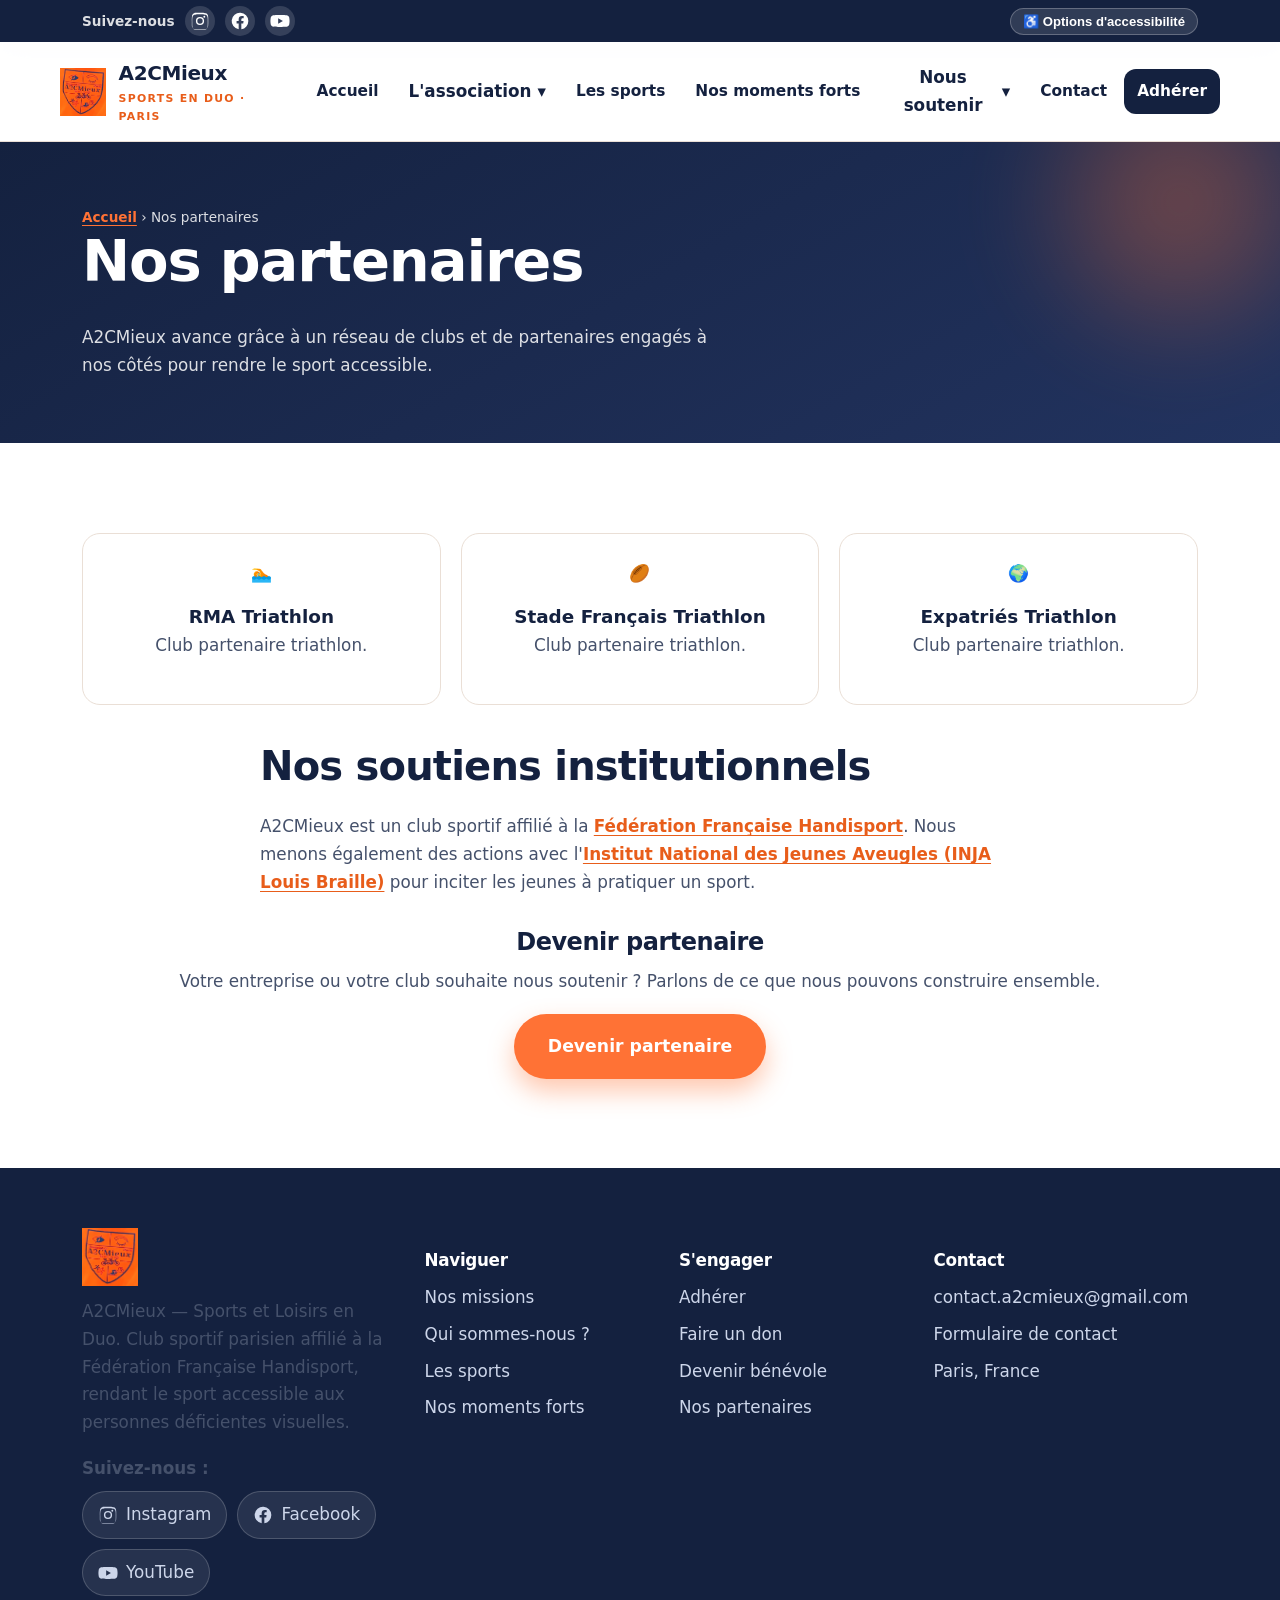
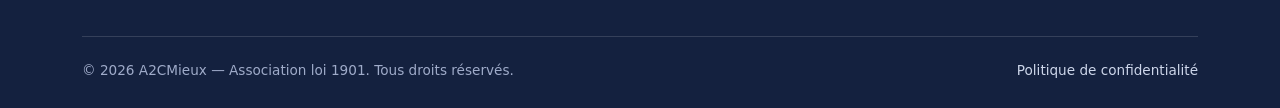
<file: site/nos-partenaires.html>
<!DOCTYPE html>
<html lang="fr">
<head>
  <!-- Google tag (gtag.js) -->
  <script async src="https://www.googletagmanager.com/gtag/js?id=G-MGCTTY5V6H"></script>
  <script>
    window.dataLayer = window.dataLayer || [];
    function gtag(){dataLayer.push(arguments);}
    gtag('js', new Date());
    gtag('config', 'G-MGCTTY5V6H');
  </script>
  <meta charset="UTF-8">
  <meta name="viewport" content="width=device-width, initial-scale=1">
  <title>Nos partenaires — A2CMieux</title>
  <meta name="description" content="Découvrez les clubs et partenaires qui accompagnent A2CMieux dans sa mission d'accès au sport pour les personnes déficientes visuelles.">
  <meta property="og:title" content="Nos partenaires — A2CMieux">
  <meta property="og:description" content="Découvrez les clubs et partenaires qui accompagnent A2CMieux dans sa mission d'accès au sport pour les personnes déficientes visuelles.">
  <meta property="og:type" content="website">
  <meta name="theme-color" content="#FF7235">
  <link rel="icon" type="image/x-icon" href="assets/img/favicon.ico">
  <link rel="icon" type="image/png" sizes="192x192" href="assets/img/favicon-192.png">
  <link rel="apple-touch-icon" href="assets/img/apple-touch-icon.png">
  <link rel="stylesheet" href="assets/css/style.css">
</head>
<body>
  <a class="skip-link" href="#main">Aller au contenu principal</a>

  <div class="a11y-bar" role="region" aria-label="Options d'accessibilité et réseaux sociaux">
    <div class="container">
      <span class="a11y-bar-label">Suivez-nous</span>
      <div class="social social--bar"><a href="https://www.instagram.com/a2cmieux.paris" target="_blank" rel="noopener" aria-label="Instagram (nouvel onglet)" class="social-instagram"><svg viewBox="0 0 24 24" width="20" height="20" aria-hidden="true" focusable="false"><path fill="currentColor" d="M12 2.2c3.2 0 3.6 0 4.9.1 1.2.1 1.8.3 2.2.4.6.2 1 .5 1.4.9.4.4.7.8.9 1.4.2.4.4 1 .4 2.2.1 1.3.1 1.7.1 4.9s0 3.6-.1 4.9c-.1 1.2-.3 1.8-.4 2.2-.2.6-.5 1-.9 1.4-.4.4-.8.7-1.4.9-.4.2-1 .4-2.2.4-1.3.1-1.7.1-4.9.1s-3.6 0-4.9-.1c-1.2-.1-1.8-.3-2.2-.4-.6-.2-1-.5-1.4-.9-.4-.4-.7-.8-.9-1.4-.2-.4-.4-1-.4-2.2C2.2 15.6 2.2 15.2 2.2 12s0-3.6.1-4.9c.1-1.2.3-1.8.4-2.2.2-.6.5-1 .9-1.4.4-.4.8-.7 1.4-.9.4-.2 1-.4 2.2-.4C8.4 2.2 8.8 2.2 12 2.2Zm0 1.8c-3.1 0-3.5 0-4.7.1-1.1.1-1.7.2-2.1.4-.5.2-.9.4-1.2.8-.4.3-.6.7-.8 1.2-.2.4-.3 1-.4 2.1-.1 1.2-.1 1.6-.1 4.7s0 3.5.1 4.7c.1 1.1.2 1.7.4 2.1.2.5.4.9.8 1.2.3.4.7.6 1.2.8.4.2 1 .3 2.1.4 1.2.1 1.6.1 4.7.1s3.5 0 4.7-.1c1.1-.1 1.7-.2 2.1-.4.5-.2.9-.4 1.2-.8.4-.3.6-.7.8-1.2.2-.4.3-1 .4-2.1.1-1.2.1-1.6.1-4.7s0-3.5-.1-4.7c-.1-1.1-.2-1.7-.4-2.1-.2-.5-.4-.9-.8-1.2-.3-.4-.7-.6-1.2-.8-.4-.2-1-.3-2.1-.4-1.2-.1-1.6-.1-4.7-.1Zm0 3.1a4.9 4.9 0 1 1 0 9.8 4.9 4.9 0 0 1 0-9.8Zm0 8.1a3.2 3.2 0 1 0 0-6.4 3.2 3.2 0 0 0 0 6.4Zm6.3-8.3a1.15 1.15 0 1 1-2.3 0 1.15 1.15 0 0 1 2.3 0Z"/></svg></a><a href="https://www.facebook.com/a2cmieuxsports" target="_blank" rel="noopener" aria-label="Facebook (nouvel onglet)" class="social-facebook"><svg viewBox="0 0 24 24" width="20" height="20" aria-hidden="true" focusable="false"><path fill="currentColor" d="M22 12a10 10 0 1 0-11.6 9.9v-7H7.9V12h2.5V9.8c0-2.5 1.5-3.9 3.8-3.9 1.1 0 2.2.2 2.2.2v2.5h-1.2c-1.2 0-1.6.8-1.6 1.6V12h2.7l-.4 2.9h-2.3v7A10 10 0 0 0 22 12Z"/></svg></a><a href="https://www.youtube.com/channel/UCHil4jJGYPGS2OwvpxKMLXA/featured" target="_blank" rel="noopener" aria-label="Chaîne YouTube (nouvel onglet)" class="social-youtube"><svg viewBox="0 0 24 24" width="20" height="20" aria-hidden="true" focusable="false"><path fill="currentColor" d="M23 7.5a3 3 0 0 0-2.1-2.1C19 4.9 12 4.9 12 4.9s-7 0-8.9.5A3 3 0 0 0 1 7.5 31 31 0 0 0 .5 12 31 31 0 0 0 1 16.5a3 3 0 0 0 2.1 2.1c1.9.5 8.9.5 8.9.5s7 0 8.9-.5a3 3 0 0 0 2.1-2.1A31 31 0 0 0 23.5 12 31 31 0 0 0 23 7.5ZM9.8 15.3V8.7l5.7 3.3-5.7 3.3Z"/></svg></a></div>
      <button type="button" id="a11y-open" class="a11y-btn" aria-expanded="false" aria-controls="a11y-panel">
        <span aria-hidden="true">&#9855;</span> Options d'accessibilité
      </button>
    </div>
  </div>

  <div class="a11y-overlay" id="a11y-overlay" hidden></div>
  <aside class="a11y-panel" id="a11y-panel" role="dialog" aria-modal="true" aria-labelledby="a11y-title" hidden>
    <div class="a11y-panel-head">
      <h2 id="a11y-title"><span aria-hidden="true">&#9855;</span> Accessibilité</h2>
      <button type="button" id="a11y-close" class="a11y-close" aria-label="Fermer le panneau d'accessibilité">&#10005;</button>
    </div>
    <p class="a11y-panel-intro">Adaptez l'affichage à votre confort. Vos réglages sont mémorisés sur cet appareil.</p>
    <div class="a11y-grid">
      <button type="button" class="a11y-tool" data-a11y="text-plus"><span class="ico" aria-hidden="true">A+</span> Augmenter le texte</button>
      <button type="button" class="a11y-tool" data-a11y="text-minus"><span class="ico" aria-hidden="true">A&minus;</span> Diminuer le texte</button>
      <button type="button" class="a11y-tool" data-a11y="grayscale" aria-pressed="false"><span class="ico" aria-hidden="true">&#9681;</span> Niveaux de gris</button>
      <button type="button" class="a11y-tool" data-a11y="contrast" aria-pressed="false"><span class="ico" aria-hidden="true">&#9680;</span> Haut contraste</button>
      <button type="button" class="a11y-tool" data-a11y="negative" aria-pressed="false"><span class="ico" aria-hidden="true">&#9635;</span> Contraste négatif</button>
      <button type="button" class="a11y-tool" data-a11y="lightbg" aria-pressed="false"><span class="ico" aria-hidden="true">&#9723;</span> Arrière-plan clair</button>
      <button type="button" class="a11y-tool" data-a11y="underline" aria-pressed="false"><span class="ico" aria-hidden="true">&#95;</span> Liens soulignés</button>
      <button type="button" class="a11y-tool" data-a11y="readable" aria-pressed="false"><span class="ico" aria-hidden="true">&#9633;A</span> Police lisible</button>
    </div>
    <button type="button" class="a11y-reset" data-a11y="reset"><span aria-hidden="true">&#8635;</span> Réinitialiser</button>
  </aside>

  <header class="site-header">
    <nav class="container nav" aria-label="Navigation principale">
      <a class="brand" href="index.html" aria-label="A2CMieux, retour à l'accueil">
        <img src="assets/img/logo.png" alt="" width="48" height="48">
        <span><b>A2CMieux</b><small>Sports en duo · Paris</small></span>
      </a>
      <button class="nav-toggle" aria-expanded="false" aria-controls="primary-menu">
        <span aria-hidden="true">☰</span> Menu
      </button>
      <ul class="menu" id="primary-menu">
        <li><a href="index.html">Accueil</a></li>
        <li class="has-sub" data-open="false"><button type="button" aria-expanded="false" aria-haspopup="true">L'association <span aria-hidden="true">▾</span></button><ul class="submenu"><li><a href="nos-missions.html">Nos missions</a></li><li><a href="qui-sommes-nous.html">Qui sommes-nous ?</a></li><li><a href="nos-partenaires.html" aria-current="page">Nos partenaires</a></li></ul></li>
        <li><a href="les-sports.html">Les sports</a></li>
        <li><a href="nos-moments-forts.html">Nos moments forts</a></li>
        <li class="has-sub" data-open="false"><button type="button" aria-expanded="false" aria-haspopup="true">Nous soutenir <span aria-hidden="true">▾</span></button><ul class="submenu"><li><a href="adhesions.html">Adhésions</a></li><li><a href="faire-un-don.html">Faire un don</a></li><li><a href="devenir-benevole.html">Devenir bénévole</a></li></ul></li>
        <li><a href="contact.html">Contact</a></li>
        <li><a class="btn-nav" href="adhesions.html">Adhérer</a></li>
      </ul>
    </nav>
  </header>

  <main id="main">
    <section class="page-head">
      <div class="container">
        <p class="crumb"><a href="index.html">Accueil</a> › Nos partenaires</p>
        <h1>Nos partenaires</h1>
        <p class="reveal">A2CMieux avance grâce à un réseau de clubs et de partenaires engagés à nos côtés pour rendre le sport accessible.</p>
      </div>
    </section>
    <section class="section">
      <div class="container">
        <div class="partners reveal">
          <div class="partner"><div class="ic" aria-hidden="true" style="margin:0 auto 14px">🏊</div><b>RMA Triathlon</b><p>Club partenaire triathlon.</p></div>
          <div class="partner"><div class="ic" aria-hidden="true" style="margin:0 auto 14px">🏉</div><b>Stade Français Triathlon</b><p>Club partenaire triathlon.</p></div>
          <div class="partner"><div class="ic" aria-hidden="true" style="margin:0 auto 14px">🌍</div><b>Expatriés Triathlon</b><p>Club partenaire triathlon.</p></div>
        </div>
        <div class="narrow reveal" style="margin-top:2.4rem">
          <h2>Nos soutiens institutionnels</h2>
          <p>A2CMieux est un club sportif affilié à la <a href="https://www.handisport.org/" target="_blank" rel="noopener">Fédération Française Handisport</a>. Nous menons également des actions avec l'<a href="https://injalouisbraille.fr/" target="_blank" rel="noopener">Institut National des Jeunes Aveugles (INJA Louis Braille)</a> pour inciter les jeunes à pratiquer un sport.</p>
        </div>
        <div class="center reveal" style="margin-top:2rem">
          <h3>Devenir partenaire</h3>
          <p>Votre entreprise ou votre club souhaite nous soutenir&nbsp;? Parlons de ce que nous pouvons construire ensemble.</p>
          <a class="btn btn-primary btn-lg" href="contact.html">Devenir partenaire</a>
        </div>
      </div>
    </section>

  </main>
  <footer class="site-footer">
    <div class="container">
      <div class="footer-grid">
        <div class="footer-brand">
          <img src="assets/img/logo.png" alt="Logo A2CMieux">
          <p>A2CMieux — Sports et Loisirs en Duo. Club sportif parisien affilié à la Fédération Française Handisport, rendant le sport accessible aux personnes déficientes visuelles.</p>
          <p class="footer-follow"><strong>Suivez-nous&nbsp;:</strong></p>
          <div class="social social--footer"><a href="https://www.instagram.com/a2cmieux.paris" target="_blank" rel="noopener" aria-label="Instagram (nouvel onglet)" class="social-instagram"><svg viewBox="0 0 24 24" width="20" height="20" aria-hidden="true" focusable="false"><path fill="currentColor" d="M12 2.2c3.2 0 3.6 0 4.9.1 1.2.1 1.8.3 2.2.4.6.2 1 .5 1.4.9.4.4.7.8.9 1.4.2.4.4 1 .4 2.2.1 1.3.1 1.7.1 4.9s0 3.6-.1 4.9c-.1 1.2-.3 1.8-.4 2.2-.2.6-.5 1-.9 1.4-.4.4-.8.7-1.4.9-.4.2-1 .4-2.2.4-1.3.1-1.7.1-4.9.1s-3.6 0-4.9-.1c-1.2-.1-1.8-.3-2.2-.4-.6-.2-1-.5-1.4-.9-.4-.4-.7-.8-.9-1.4-.2-.4-.4-1-.4-2.2C2.2 15.6 2.2 15.2 2.2 12s0-3.6.1-4.9c.1-1.2.3-1.8.4-2.2.2-.6.5-1 .9-1.4.4-.4.8-.7 1.4-.9.4-.2 1-.4 2.2-.4C8.4 2.2 8.8 2.2 12 2.2Zm0 1.8c-3.1 0-3.5 0-4.7.1-1.1.1-1.7.2-2.1.4-.5.2-.9.4-1.2.8-.4.3-.6.7-.8 1.2-.2.4-.3 1-.4 2.1-.1 1.2-.1 1.6-.1 4.7s0 3.5.1 4.7c.1 1.1.2 1.7.4 2.1.2.5.4.9.8 1.2.3.4.7.6 1.2.8.4.2 1 .3 2.1.4 1.2.1 1.6.1 4.7.1s3.5 0 4.7-.1c1.1-.1 1.7-.2 2.1-.4.5-.2.9-.4 1.2-.8.4-.3.6-.7.8-1.2.2-.4.3-1 .4-2.1.1-1.2.1-1.6.1-4.7s0-3.5-.1-4.7c-.1-1.1-.2-1.7-.4-2.1-.2-.5-.4-.9-.8-1.2-.3-.4-.7-.6-1.2-.8-.4-.2-1-.3-2.1-.4-1.2-.1-1.6-.1-4.7-.1Zm0 3.1a4.9 4.9 0 1 1 0 9.8 4.9 4.9 0 0 1 0-9.8Zm0 8.1a3.2 3.2 0 1 0 0-6.4 3.2 3.2 0 0 0 0 6.4Zm6.3-8.3a1.15 1.15 0 1 1-2.3 0 1.15 1.15 0 0 1 2.3 0Z"/></svg><span>Instagram</span></a><a href="https://www.facebook.com/a2cmieuxsports" target="_blank" rel="noopener" aria-label="Facebook (nouvel onglet)" class="social-facebook"><svg viewBox="0 0 24 24" width="20" height="20" aria-hidden="true" focusable="false"><path fill="currentColor" d="M22 12a10 10 0 1 0-11.6 9.9v-7H7.9V12h2.5V9.8c0-2.5 1.5-3.9 3.8-3.9 1.1 0 2.2.2 2.2.2v2.5h-1.2c-1.2 0-1.6.8-1.6 1.6V12h2.7l-.4 2.9h-2.3v7A10 10 0 0 0 22 12Z"/></svg><span>Facebook</span></a><a href="https://www.youtube.com/channel/UCHil4jJGYPGS2OwvpxKMLXA/featured" target="_blank" rel="noopener" aria-label="Chaîne YouTube (nouvel onglet)" class="social-youtube"><svg viewBox="0 0 24 24" width="20" height="20" aria-hidden="true" focusable="false"><path fill="currentColor" d="M23 7.5a3 3 0 0 0-2.1-2.1C19 4.9 12 4.9 12 4.9s-7 0-8.9.5A3 3 0 0 0 1 7.5 31 31 0 0 0 .5 12 31 31 0 0 0 1 16.5a3 3 0 0 0 2.1 2.1c1.9.5 8.9.5 8.9.5s7 0 8.9-.5a3 3 0 0 0 2.1-2.1A31 31 0 0 0 23.5 12 31 31 0 0 0 23 7.5ZM9.8 15.3V8.7l5.7 3.3-5.7 3.3Z"/></svg><span>YouTube</span></a></div>
        </div>
        <div>
          <h4>Naviguer</h4>
          <ul>
            <li><a href="nos-missions.html">Nos missions</a></li>
            <li><a href="qui-sommes-nous.html">Qui sommes-nous ?</a></li>
            <li><a href="les-sports.html">Les sports</a></li>
            <li><a href="nos-moments-forts.html">Nos moments forts</a></li>
          </ul>
        </div>
        <div>
          <h4>S'engager</h4>
          <ul>
            <li><a href="adhesions.html">Adhérer</a></li>
            <li><a href="faire-un-don.html">Faire un don</a></li>
            <li><a href="devenir-benevole.html">Devenir bénévole</a></li>
            <li><a href="nos-partenaires.html">Nos partenaires</a></li>
          </ul>
        </div>
        <div>
          <h4>Contact</h4>
          <ul>
            <li><a href="mailto:contact.a2cmieux@gmail.com">contact.a2cmieux@gmail.com</a></li>
            <li><a href="contact.html">Formulaire de contact</a></li>
            <li>Paris, France</li>
          </ul>
        </div>
      </div>
      <div class="footer-bottom">
        <span>© <span id="year">2026</span> A2CMieux — Association loi 1901. Tous droits réservés.</span>
        <span><a href="politique-de-confidentialite.html">Politique de confidentialité</a></span>
      </div>
    </div>
  </footer>

  <script src="assets/js/main.js"></script>
</body>
</html>
</file>
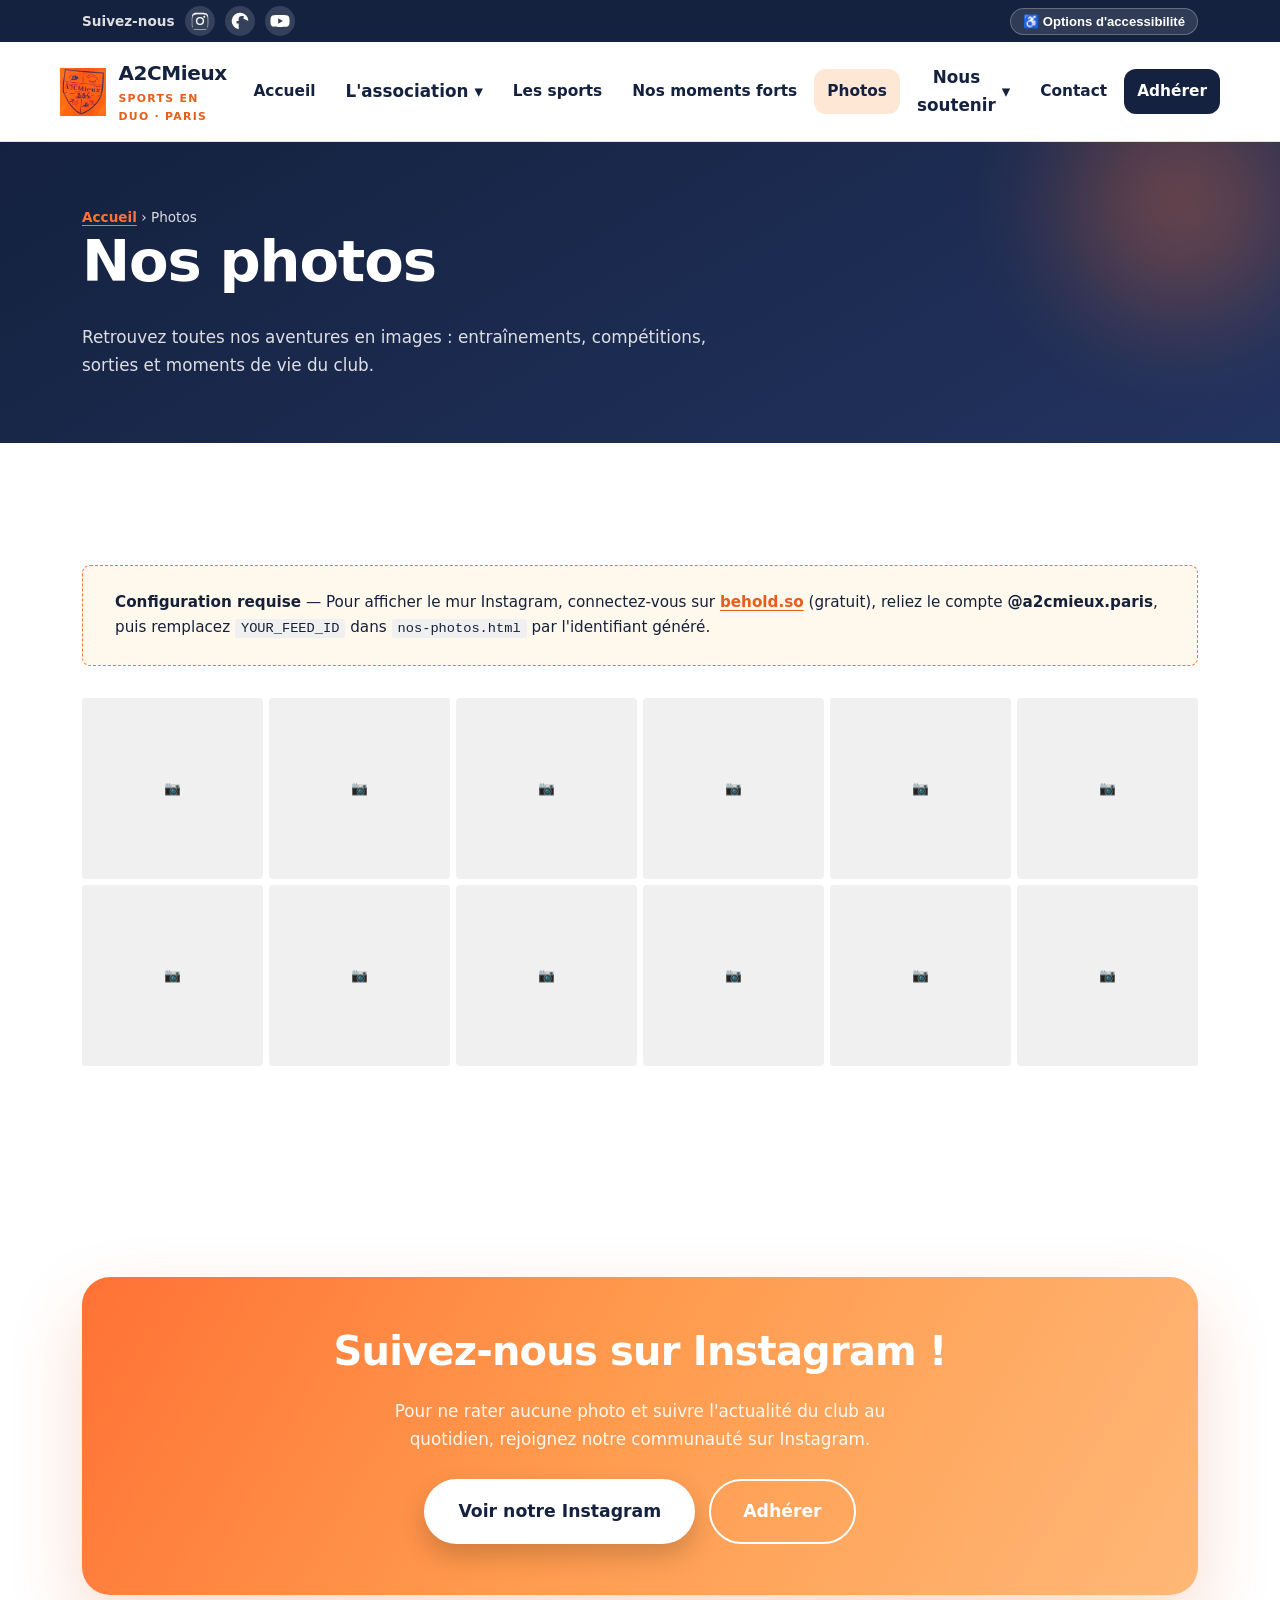
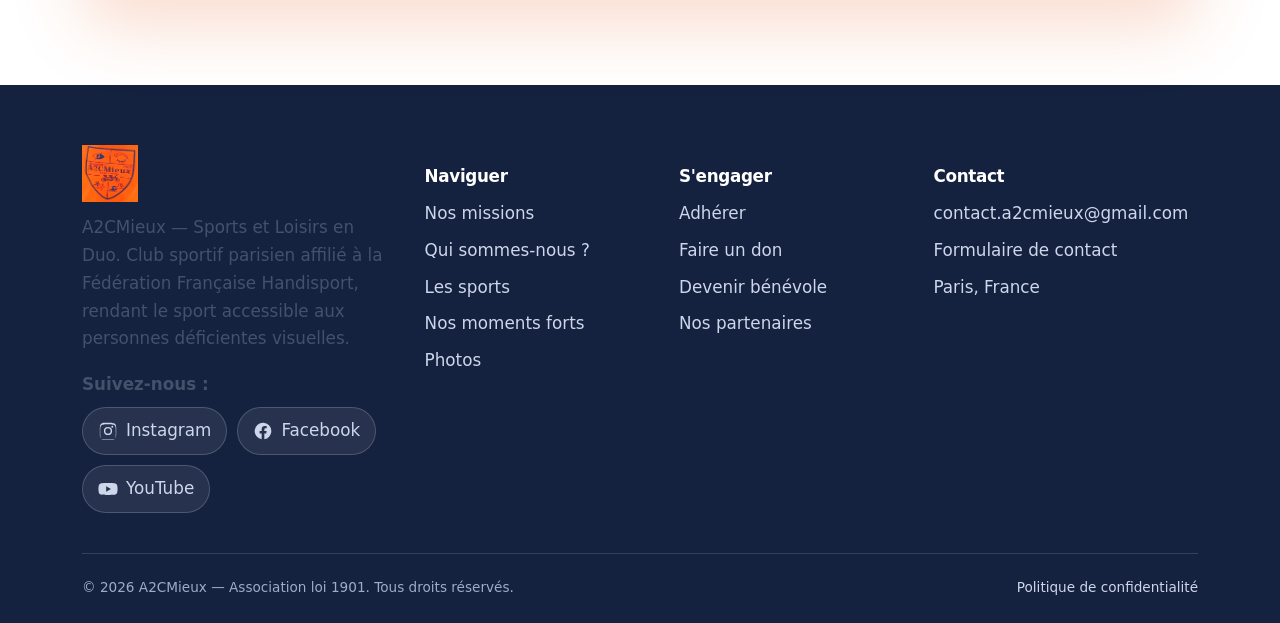
<file: site/nos-photos.html>
<!DOCTYPE html>
<html lang="fr">
<head>
  <!-- Google tag (gtag.js) -->
  <script async src="https://www.googletagmanager.com/gtag/js?id=G-MGCTTY5V6H"></script>
  <script>
    window.dataLayer = window.dataLayer || [];
    function gtag(){dataLayer.push(arguments);}
    gtag('js', new Date());
    gtag('config', 'G-MGCTTY5V6H');
  </script>
  <meta charset="UTF-8">
  <meta name="viewport" content="width=device-width, initial-scale=1">
  <title>Photos — A2CMieux</title>
  <meta name="description" content="Retrouvez toutes nos photos sur Instagram : entraînements, sorties, compétitions et moments de vie du club A2CMieux.">
  <meta property="og:title" content="Photos — A2CMieux">
  <meta property="og:description" content="Retrouvez toutes nos photos sur Instagram : entraînements, sorties, compétitions et moments de vie du club A2CMieux.">
  <meta property="og:type" content="website">
  <meta name="theme-color" content="#FF7235">
  <link rel="icon" type="image/x-icon" href="assets/img/favicon.ico">
  <link rel="icon" type="image/png" sizes="192x192" href="assets/img/favicon-192.png">
  <link rel="apple-touch-icon" href="assets/img/apple-touch-icon.png">
  <link rel="stylesheet" href="assets/css/style.css">
  <style>
    /* Placeholder affiché si le widget Behold n'est pas encore configuré */
    .behold-placeholder {
      display: grid;
      grid-template-columns: repeat(auto-fill, minmax(180px, 1fr));
      gap: 6px;
      margin: 2rem 0;
    }
    .behold-placeholder-cell {
      aspect-ratio: 1;
      background: #f0f0f0;
      border-radius: 4px;
      display: flex;
      align-items: center;
      justify-content: center;
      color: #aaa;
      font-size: .85rem;
      text-align: center;
      padding: .5rem;
    }
    .behold-setup-banner {
      background: #fff8ed;
      border: 1.5px dashed #FF7235;
      border-radius: 8px;
      padding: 1.5rem 2rem;
      margin: 2rem 0 1rem;
      font-size: .95rem;
    }
    .behold-setup-banner code {
      background: #f0f0f0;
      padding: 2px 6px;
      border-radius: 3px;
      font-size: .9em;
    }
    /* Masque le placeholder dès que Behold a rendu le widget */
    #behold-widget:not(:empty) ~ .behold-placeholder,
    #behold-widget:not(:empty) ~ .behold-setup-banner {
      display: none;
    }
  </style>
</head>
<body>
  <a class="skip-link" href="#main">Aller au contenu principal</a>

  <div class="a11y-bar" role="region" aria-label="Options d'accessibilité et réseaux sociaux">
    <div class="container">
      <span class="a11y-bar-label">Suivez-nous</span>
      <div class="social social--bar"><a href="https://www.instagram.com/a2cmieux.paris" target="_blank" rel="noopener" aria-label="Instagram (nouvel onglet)" class="social-instagram"><svg viewBox="0 0 24 24" width="20" height="20" aria-hidden="true" focusable="false"><path fill="currentColor" d="M12 2.2c3.2 0 3.6 0 4.9.1 1.2.1 1.8.3 2.2.4.6.2 1 .5 1.4.9.4.4.7.8.9 1.4.2.4.4 1 .4 2.2.1 1.3.1 1.7.1 4.9s0 3.6-.1 4.9c-.1 1.2-.3 1.8-.4 2.2-.2.6-.5 1-.9 1.4-.4.4-.8.7-1.4.9-.4.2-1 .4-2.2.4-1.3.1-1.7.1-4.9.1s-3.6 0-4.9-.1c-1.2-.1-1.8-.3-2.2-.4-.6-.2-1-.5-1.4-.9-.4-.4-.7-.8-.9-1.4-.2-.4-.4-1-.4-2.2C2.2 15.6 2.2 15.2 2.2 12s0-3.6.1-4.9c.1-1.2.3-1.8.4-2.2.2-.6.5-1 .9-1.4.4-.4.8-.7 1.4-.9.4-.2 1-.4 2.2-.4C8.4 2.2 8.8 2.2 12 2.2Zm0 1.8c-3.1 0-3.5 0-4.7.1-1.1.1-1.7.2-2.1.4-.5.2-.9.4-1.2.8-.4.3-.6.7-.8 1.2-.2.4-.3 1-.4 2.1-.1 1.2-.1 1.6-.1 4.7s0 3.5.1 4.7c.1 1.1.2 1.7.4 2.1.2.5.4.9.8 1.2.3.4.7.6 1.2.8.4.2 1 .3 2.1.4 1.2.1 1.6.1 4.7.1s3.5 0 4.7-.1c1.1-.1 1.7-.2 2.1-.4.5-.2.9-.4 1.2-.8.4-.3.6-.7.8-1.2.2-.4.3-1 .4-2.1.1-1.2.1-1.6.1-4.7s0-3.5-.1-4.7c-.1-1.1-.2-1.7-.4-2.1-.2-.5-.4-.9-.8-1.2-.3-.4-.7-.6-1.2-.8-.4-.2-1-.3-2.1-.4-1.2-.1-1.6-.1-4.7-.1Zm0 3.1a4.9 4.9 0 1 1 0 9.8 4.9 4.9 0 0 1 0-9.8Zm0 8.1a3.2 3.2 0 1 0 0-6.4 3.2 3.2 0 0 0 0 6.4Zm6.3-8.3a1.15 1.15 0 1 1-2.3 0 1.15 1.15 0 0 1 2.3 0Z"/></svg></a><a href="https://www.facebook.com/a2cmieuxsports" target="_blank" rel="noopener" aria-label="Facebook (nouvel onglet)" class="social-facebook"><svg viewBox="0 0 24 24" width="20" height="20" aria-hidden="true" focusable="false"><path fill="currentColor" d="M22 12a10 10 0 1 0-11.6 9.9v-7H7.9V12h2.5V9.8c0-2.5 1.5-3.9 3.8-3.9 1.1 0 2.2.2 2.2.2v2.5h-1.2c-1.6.8-1.6 1.6V12h2.7l-.4 2.9h-2.3v7A10 10 0 0 0 22 12Z"/></svg></a><a href="https://www.youtube.com/channel/UCHil4jJGYPGS2OwvpxKMLXA/featured" target="_blank" rel="noopener" aria-label="Chaîne YouTube (nouvel onglet)" class="social-youtube"><svg viewBox="0 0 24 24" width="20" height="20" aria-hidden="true" focusable="false"><path fill="currentColor" d="M23 7.5a3 3 0 0 0-2.1-2.1C19 4.9 12 4.9 12 4.9s-7 0-8.9.5A3 3 0 0 0 1 7.5 31 31 0 0 0 .5 12 31 31 0 0 0 1 16.5a3 3 0 0 0 2.1 2.1c1.9.5 8.9.5 8.9.5s7 0 8.9-.5a3 3 0 0 0 2.1-2.1A31 31 0 0 0 23.5 12 31 31 0 0 0 23 7.5ZM9.8 15.3V8.7l5.7 3.3-5.7 3.3Z"/></svg></a></div>
      <button type="button" id="a11y-open" class="a11y-btn" aria-expanded="false" aria-controls="a11y-panel">
        <span aria-hidden="true">&#9855;</span> Options d'accessibilité
      </button>
    </div>
  </div>

  <div class="a11y-overlay" id="a11y-overlay" hidden></div>
  <aside class="a11y-panel" id="a11y-panel" role="dialog" aria-modal="true" aria-labelledby="a11y-title" hidden>
    <div class="a11y-panel-head">
      <h2 id="a11y-title"><span aria-hidden="true">&#9855;</span> Accessibilité</h2>
      <button type="button" id="a11y-close" class="a11y-close" aria-label="Fermer le panneau d'accessibilité">&#10005;</button>
    </div>
    <p class="a11y-panel-intro">Adaptez l'affichage à votre confort. Vos réglages sont mémorisés sur cet appareil.</p>
    <div class="a11y-grid">
      <button type="button" class="a11y-tool" data-a11y="text-plus"><span class="ico" aria-hidden="true">A+</span> Augmenter le texte</button>
      <button type="button" class="a11y-tool" data-a11y="text-minus"><span class="ico" aria-hidden="true">A&minus;</span> Diminuer le texte</button>
      <button type="button" class="a11y-tool" data-a11y="grayscale" aria-pressed="false"><span class="ico" aria-hidden="true">&#9681;</span> Niveaux de gris</button>
      <button type="button" class="a11y-tool" data-a11y="contrast" aria-pressed="false"><span class="ico" aria-hidden="true">&#9680;</span> Haut contraste</button>
      <button type="button" class="a11y-tool" data-a11y="negative" aria-pressed="false"><span class="ico" aria-hidden="true">&#9635;</span> Contraste négatif</button>
      <button type="button" class="a11y-tool" data-a11y="lightbg" aria-pressed="false"><span class="ico" aria-hidden="true">&#9723;</span> Arrière-plan clair</button>
      <button type="button" class="a11y-tool" data-a11y="underline" aria-pressed="false"><span class="ico" aria-hidden="true">&#95;</span> Liens soulignés</button>
      <button type="button" class="a11y-tool" data-a11y="readable" aria-pressed="false"><span class="ico" aria-hidden="true">&#9633;A</span> Police lisible</button>
    </div>
    <button type="button" class="a11y-reset" data-a11y="reset"><span aria-hidden="true">&#8635;</span> Réinitialiser</button>
  </aside>

  <header class="site-header">
    <nav class="container nav" aria-label="Navigation principale">
      <a class="brand" href="index.html" aria-label="A2CMieux, retour à l'accueil">
        <img src="assets/img/logo.png" alt="" width="48" height="48">
        <span><b>A2CMieux</b><small>Sports en duo · Paris</small></span>
      </a>
      <button class="nav-toggle" aria-expanded="false" aria-controls="primary-menu">
        <span aria-hidden="true">☰</span> Menu
      </button>
      <ul class="menu" id="primary-menu">
        <li><a href="index.html">Accueil</a></li>
        <li class="has-sub" data-open="false"><button type="button" aria-expanded="false" aria-haspopup="true">L'association <span aria-hidden="true">▾</span></button><ul class="submenu"><li><a href="nos-missions.html">Nos missions</a></li><li><a href="qui-sommes-nous.html">Qui sommes-nous ?</a></li><li><a href="nos-partenaires.html">Nos partenaires</a></li></ul></li>
        <li><a href="les-sports.html">Les sports</a></li>
        <li><a href="nos-moments-forts.html">Nos moments forts</a></li>
        <li><a href="nos-photos.html" aria-current="page">Photos</a></li>
        <li class="has-sub" data-open="false"><button type="button" aria-expanded="false" aria-haspopup="true">Nous soutenir <span aria-hidden="true">▾</span></button><ul class="submenu"><li><a href="adhesions.html">Adhésions</a></li><li><a href="faire-un-don.html">Faire un don</a></li><li><a href="devenir-benevole.html">Devenir bénévole</a></li></ul></li>
        <li><a href="contact.html">Contact</a></li>
        <li><a class="btn-nav" href="adhesions.html">Adhérer</a></li>
      </ul>
    </nav>
  </header>

  <main id="main">
    <section class="page-head">
      <div class="container">
        <p class="crumb"><a href="index.html">Accueil</a> › Photos</p>
        <h1>Nos photos</h1>
        <p class="reveal">Retrouvez toutes nos aventures en images : entraînements, compétitions, sorties et moments de vie du club.</p>
      </div>
    </section>

    <section class="section">
      <div class="container">

        <!-- Widget Behold.so — mur Instagram -->
        <!-- Pour activer : créer un compte sur behold.so, connecter @a2cmieux.paris,
             puis remplacer YOUR_FEED_ID ci-dessous par l'identifiant fourni. -->
        <div id="behold-widget" data-behold-id="YOUR_FEED_ID"></div>
        <script src="https://w.behold.so/widget.js" type="module"></script>

        <!-- Placeholder affiché tant que le widget n'est pas configuré -->
        <div class="behold-setup-banner">
          <strong>Configuration requise</strong> — Pour afficher le mur Instagram, connectez-vous sur
          <a href="https://behold.so" target="_blank" rel="noopener">behold.so</a> (gratuit),
          reliez le compte <strong>@a2cmieux.paris</strong>, puis remplacez
          <code>YOUR_FEED_ID</code> dans <code>nos-photos.html</code> par l'identifiant généré.
        </div>
        <div class="behold-placeholder" aria-hidden="true">
          <div class="behold-placeholder-cell">📷</div>
          <div class="behold-placeholder-cell">📷</div>
          <div class="behold-placeholder-cell">📷</div>
          <div class="behold-placeholder-cell">📷</div>
          <div class="behold-placeholder-cell">📷</div>
          <div class="behold-placeholder-cell">📷</div>
          <div class="behold-placeholder-cell">📷</div>
          <div class="behold-placeholder-cell">📷</div>
          <div class="behold-placeholder-cell">📷</div>
          <div class="behold-placeholder-cell">📷</div>
          <div class="behold-placeholder-cell">📷</div>
          <div class="behold-placeholder-cell">📷</div>
        </div>

      </div>
    </section>

    <section class="section">
      <div class="container">
        <div class="callout reveal">
          <h2>Suivez-nous sur Instagram&nbsp;!</h2>
          <p>Pour ne rater aucune photo et suivre l'actualité du club au quotidien, rejoignez notre communauté sur Instagram.</p>
          <div class="btn-group" style="justify-content:center">
            <a class="btn btn-primary btn-lg" href="https://www.instagram.com/a2cmieux.paris" target="_blank" rel="noopener">Voir notre Instagram</a>
            <a class="btn btn-outline btn-lg" href="adhesions.html">Adhérer</a>
          </div>
        </div>
      </div>
    </section>
  </main>

  <footer class="site-footer">
    <div class="container">
      <div class="footer-grid">
        <div class="footer-brand">
          <img src="assets/img/logo.png" alt="Logo A2CMieux">
          <p>A2CMieux — Sports et Loisirs en Duo. Club sportif parisien affilié à la Fédération Française Handisport, rendant le sport accessible aux personnes déficientes visuelles.</p>
          <p class="footer-follow"><strong>Suivez-nous&nbsp;:</strong></p>
          <div class="social social--footer"><a href="https://www.instagram.com/a2cmieux.paris" target="_blank" rel="noopener" aria-label="Instagram (nouvel onglet)" class="social-instagram"><svg viewBox="0 0 24 24" width="20" height="20" aria-hidden="true" focusable="false"><path fill="currentColor" d="M12 2.2c3.2 0 3.6 0 4.9.1 1.2.1 1.8.3 2.2.4.6.2 1 .5 1.4.9.4.4.7.8.9 1.4.2.4.4 1 .4 2.2.1 1.3.1 1.7.1 4.9s0 3.6-.1 4.9c-.1 1.2-.3 1.8-.4 2.2-.2.6-.5 1-.9 1.4-.4.4-.8.7-1.4.9-.4.2-1 .4-2.2.4-1.3.1-1.7.1-4.9.1s-3.6 0-4.9-.1c-1.2-.1-1.8-.3-2.2-.4-.6-.2-1-.5-1.4-.9-.4-.4-.7-.8-.9-1.4-.2-.4-.4-1-.4-2.2C2.2 15.6 2.2 15.2 2.2 12s0-3.6.1-4.9c.1-1.2.3-1.8.4-2.2.2-.6.5-1 .9-1.4.4-.4.8-.7 1.4-.9.4-.2 1-.4 2.2-.4C8.4 2.2 8.8 2.2 12 2.2Zm0 1.8c-3.1 0-3.5 0-4.7.1-1.1.1-1.7.2-2.1.4-.5.2-.9.4-1.2.8-.4.3-.6.7-.8 1.2-.2.4-.3 1-.4 2.1-.1 1.2-.1 1.6-.1 4.7s0 3.5.1 4.7c.1 1.1.2 1.7.4 2.1.2.5.4.9.8 1.2.3.4.7.6 1.2.8.4.2 1 .3 2.1.4 1.2.1 1.6.1 4.7.1s3.5 0 4.7-.1c1.1-.1 1.7-.2 2.1-.4.5-.2.9-.4 1.2-.8.4-.3.6-.7.8-1.2.2-.4.3-1 .4-2.1.1-1.2.1-1.6.1-4.7s0-3.5-.1-4.7c-.1-1.1-.2-1.7-.4-2.1-.2-.5-.4-.9-.8-1.2-.3-.4-.7-.6-1.2-.8-.4-.2-1-.3-2.1-.4-1.2-.1-1.6-.1-4.7-.1Zm0 3.1a4.9 4.9 0 1 1 0 9.8 4.9 4.9 0 0 1 0-9.8Zm0 8.1a3.2 3.2 0 1 0 0-6.4 3.2 3.2 0 0 0 0 6.4Zm6.3-8.3a1.15 1.15 0 1 1-2.3 0 1.15 1.15 0 0 1 2.3 0Z"/></svg><span>Instagram</span></a><a href="https://www.facebook.com/a2cmieuxsports" target="_blank" rel="noopener" aria-label="Facebook (nouvel onglet)" class="social-facebook"><svg viewBox="0 0 24 24" width="20" height="20" aria-hidden="true" focusable="false"><path fill="currentColor" d="M22 12a10 10 0 1 0-11.6 9.9v-7H7.9V12h2.5V9.8c0-2.5 1.5-3.9 3.8-3.9 1.1 0 2.2.2 2.2.2v2.5h-1.2c-1.2 0-1.6.8-1.6 1.6V12h2.7l-.4 2.9h-2.3v7A10 10 0 0 0 22 12Z"/></svg><span>Facebook</span></a><a href="https://www.youtube.com/channel/UCHil4jJGYPGS2OwvpxKMLXA/featured" target="_blank" rel="noopener" aria-label="Chaîne YouTube (nouvel onglet)" class="social-youtube"><svg viewBox="0 0 24 24" width="20" height="20" aria-hidden="true" focusable="false"><path fill="currentColor" d="M23 7.5a3 3 0 0 0-2.1-2.1C19 4.9 12 4.9 12 4.9s-7 0-8.9.5A3 3 0 0 0 1 7.5 31 31 0 0 0 .5 12 31 31 0 0 0 1 16.5a3 3 0 0 0 2.1 2.1c1.9.5 8.9.5 8.9.5s7 0 8.9-.5a3 3 0 0 0 2.1-2.1A31 31 0 0 0 23.5 12 31 31 0 0 0 23 7.5ZM9.8 15.3V8.7l5.7 3.3-5.7 3.3Z"/></svg><span>YouTube</span></a></div>
        </div>
        <div>
          <h4>Naviguer</h4>
          <ul>
            <li><a href="nos-missions.html">Nos missions</a></li>
            <li><a href="qui-sommes-nous.html">Qui sommes-nous ?</a></li>
            <li><a href="les-sports.html">Les sports</a></li>
            <li><a href="nos-moments-forts.html">Nos moments forts</a></li>
            <li><a href="nos-photos.html">Photos</a></li>
          </ul>
        </div>
        <div>
          <h4>S'engager</h4>
          <ul>
            <li><a href="adhesions.html">Adhérer</a></li>
            <li><a href="faire-un-don.html">Faire un don</a></li>
            <li><a href="devenir-benevole.html">Devenir bénévole</a></li>
            <li><a href="nos-partenaires.html">Nos partenaires</a></li>
          </ul>
        </div>
        <div>
          <h4>Contact</h4>
          <ul>
            <li><a href="mailto:contact.a2cmieux@gmail.com">contact.a2cmieux@gmail.com</a></li>
            <li><a href="contact.html">Formulaire de contact</a></li>
            <li>Paris, France</li>
          </ul>
        </div>
      </div>
      <div class="footer-bottom">
        <span>© <span id="year">2026</span> A2CMieux — Association loi 1901. Tous droits réservés.</span>
        <span><a href="politique-de-confidentialite.html">Politique de confidentialité</a></span>
      </div>
    </div>
  </footer>

  <script src="assets/js/main.js"></script>
</body>
</html>
</file>
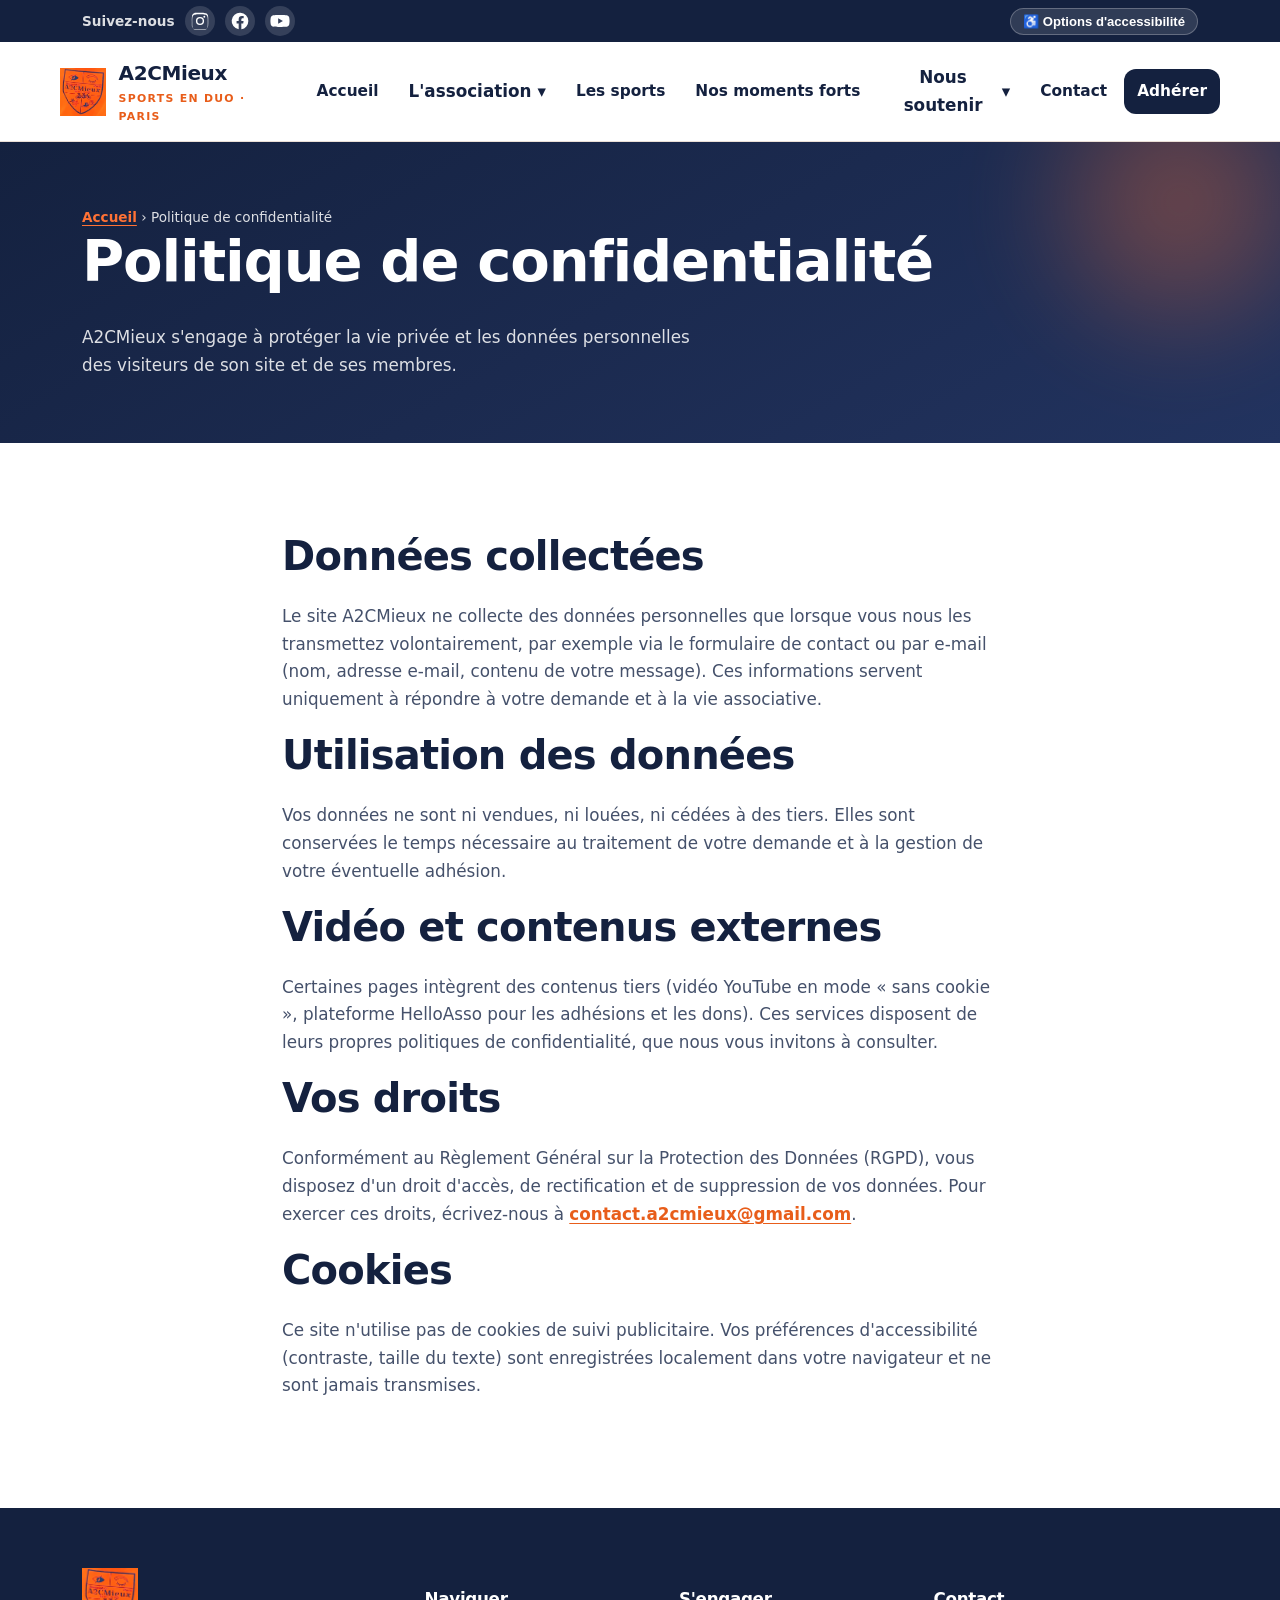
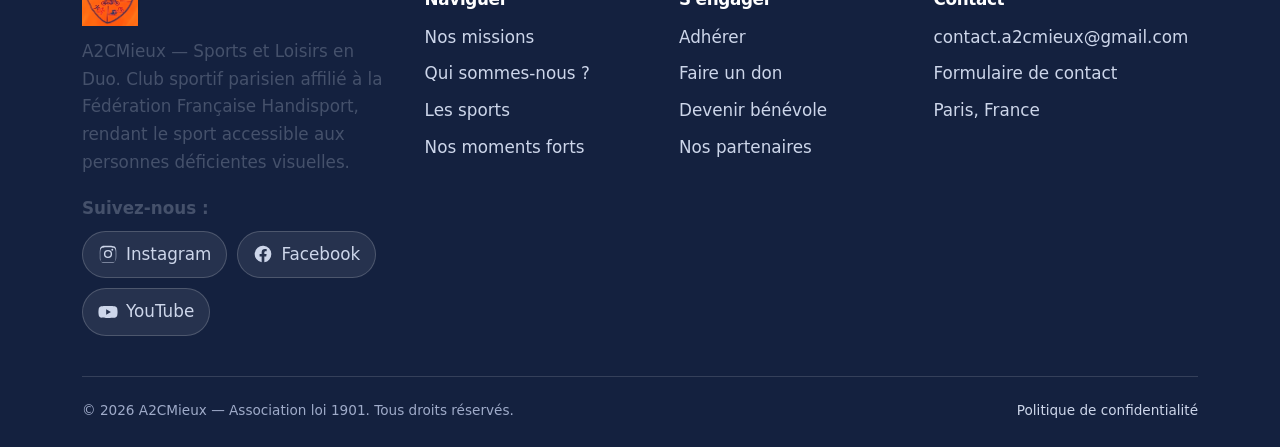
<file: site/politique-de-confidentialite.html>
<!DOCTYPE html>
<html lang="fr">
<head>
  <!-- Google tag (gtag.js) -->
  <script async src="https://www.googletagmanager.com/gtag/js?id=G-MGCTTY5V6H"></script>
  <script>
    window.dataLayer = window.dataLayer || [];
    function gtag(){dataLayer.push(arguments);}
    gtag('js', new Date());
    gtag('config', 'G-MGCTTY5V6H');
  </script>
  <meta charset="UTF-8">
  <meta name="viewport" content="width=device-width, initial-scale=1">
  <title>Politique de confidentialité — A2CMieux</title>
  <meta name="description" content="Politique de confidentialité et de protection des données personnelles du site A2CMieux.">
  <meta property="og:title" content="Politique de confidentialité — A2CMieux">
  <meta property="og:description" content="Politique de confidentialité et de protection des données personnelles du site A2CMieux.">
  <meta property="og:type" content="website">
  <meta name="theme-color" content="#FF7235">
  <link rel="icon" type="image/x-icon" href="assets/img/favicon.ico">
  <link rel="icon" type="image/png" sizes="192x192" href="assets/img/favicon-192.png">
  <link rel="apple-touch-icon" href="assets/img/apple-touch-icon.png">
  <link rel="stylesheet" href="assets/css/style.css">
</head>
<body>
  <a class="skip-link" href="#main">Aller au contenu principal</a>

  <div class="a11y-bar" role="region" aria-label="Options d'accessibilité et réseaux sociaux">
    <div class="container">
      <span class="a11y-bar-label">Suivez-nous</span>
      <div class="social social--bar"><a href="https://www.instagram.com/a2cmieux.paris" target="_blank" rel="noopener" aria-label="Instagram (nouvel onglet)" class="social-instagram"><svg viewBox="0 0 24 24" width="20" height="20" aria-hidden="true" focusable="false"><path fill="currentColor" d="M12 2.2c3.2 0 3.6 0 4.9.1 1.2.1 1.8.3 2.2.4.6.2 1 .5 1.4.9.4.4.7.8.9 1.4.2.4.4 1 .4 2.2.1 1.3.1 1.7.1 4.9s0 3.6-.1 4.9c-.1 1.2-.3 1.8-.4 2.2-.2.6-.5 1-.9 1.4-.4.4-.8.7-1.4.9-.4.2-1 .4-2.2.4-1.3.1-1.7.1-4.9.1s-3.6 0-4.9-.1c-1.2-.1-1.8-.3-2.2-.4-.6-.2-1-.5-1.4-.9-.4-.4-.7-.8-.9-1.4-.2-.4-.4-1-.4-2.2C2.2 15.6 2.2 15.2 2.2 12s0-3.6.1-4.9c.1-1.2.3-1.8.4-2.2.2-.6.5-1 .9-1.4.4-.4.8-.7 1.4-.9.4-.2 1-.4 2.2-.4C8.4 2.2 8.8 2.2 12 2.2Zm0 1.8c-3.1 0-3.5 0-4.7.1-1.1.1-1.7.2-2.1.4-.5.2-.9.4-1.2.8-.4.3-.6.7-.8 1.2-.2.4-.3 1-.4 2.1-.1 1.2-.1 1.6-.1 4.7s0 3.5.1 4.7c.1 1.1.2 1.7.4 2.1.2.5.4.9.8 1.2.3.4.7.6 1.2.8.4.2 1 .3 2.1.4 1.2.1 1.6.1 4.7.1s3.5 0 4.7-.1c1.1-.1 1.7-.2 2.1-.4.5-.2.9-.4 1.2-.8.4-.3.6-.7.8-1.2.2-.4.3-1 .4-2.1.1-1.2.1-1.6.1-4.7s0-3.5-.1-4.7c-.1-1.1-.2-1.7-.4-2.1-.2-.5-.4-.9-.8-1.2-.3-.4-.7-.6-1.2-.8-.4-.2-1-.3-2.1-.4-1.2-.1-1.6-.1-4.7-.1Zm0 3.1a4.9 4.9 0 1 1 0 9.8 4.9 4.9 0 0 1 0-9.8Zm0 8.1a3.2 3.2 0 1 0 0-6.4 3.2 3.2 0 0 0 0 6.4Zm6.3-8.3a1.15 1.15 0 1 1-2.3 0 1.15 1.15 0 0 1 2.3 0Z"/></svg></a><a href="https://www.facebook.com/a2cmieuxsports" target="_blank" rel="noopener" aria-label="Facebook (nouvel onglet)" class="social-facebook"><svg viewBox="0 0 24 24" width="20" height="20" aria-hidden="true" focusable="false"><path fill="currentColor" d="M22 12a10 10 0 1 0-11.6 9.9v-7H7.9V12h2.5V9.8c0-2.5 1.5-3.9 3.8-3.9 1.1 0 2.2.2 2.2.2v2.5h-1.2c-1.2 0-1.6.8-1.6 1.6V12h2.7l-.4 2.9h-2.3v7A10 10 0 0 0 22 12Z"/></svg></a><a href="https://www.youtube.com/channel/UCHil4jJGYPGS2OwvpxKMLXA/featured" target="_blank" rel="noopener" aria-label="Chaîne YouTube (nouvel onglet)" class="social-youtube"><svg viewBox="0 0 24 24" width="20" height="20" aria-hidden="true" focusable="false"><path fill="currentColor" d="M23 7.5a3 3 0 0 0-2.1-2.1C19 4.9 12 4.9 12 4.9s-7 0-8.9.5A3 3 0 0 0 1 7.5 31 31 0 0 0 .5 12 31 31 0 0 0 1 16.5a3 3 0 0 0 2.1 2.1c1.9.5 8.9.5 8.9.5s7 0 8.9-.5a3 3 0 0 0 2.1-2.1A31 31 0 0 0 23.5 12 31 31 0 0 0 23 7.5ZM9.8 15.3V8.7l5.7 3.3-5.7 3.3Z"/></svg></a></div>
      <button type="button" id="a11y-open" class="a11y-btn" aria-expanded="false" aria-controls="a11y-panel">
        <span aria-hidden="true">&#9855;</span> Options d'accessibilité
      </button>
    </div>
  </div>

  <div class="a11y-overlay" id="a11y-overlay" hidden></div>
  <aside class="a11y-panel" id="a11y-panel" role="dialog" aria-modal="true" aria-labelledby="a11y-title" hidden>
    <div class="a11y-panel-head">
      <h2 id="a11y-title"><span aria-hidden="true">&#9855;</span> Accessibilité</h2>
      <button type="button" id="a11y-close" class="a11y-close" aria-label="Fermer le panneau d'accessibilité">&#10005;</button>
    </div>
    <p class="a11y-panel-intro">Adaptez l'affichage à votre confort. Vos réglages sont mémorisés sur cet appareil.</p>
    <div class="a11y-grid">
      <button type="button" class="a11y-tool" data-a11y="text-plus"><span class="ico" aria-hidden="true">A+</span> Augmenter le texte</button>
      <button type="button" class="a11y-tool" data-a11y="text-minus"><span class="ico" aria-hidden="true">A&minus;</span> Diminuer le texte</button>
      <button type="button" class="a11y-tool" data-a11y="grayscale" aria-pressed="false"><span class="ico" aria-hidden="true">&#9681;</span> Niveaux de gris</button>
      <button type="button" class="a11y-tool" data-a11y="contrast" aria-pressed="false"><span class="ico" aria-hidden="true">&#9680;</span> Haut contraste</button>
      <button type="button" class="a11y-tool" data-a11y="negative" aria-pressed="false"><span class="ico" aria-hidden="true">&#9635;</span> Contraste négatif</button>
      <button type="button" class="a11y-tool" data-a11y="lightbg" aria-pressed="false"><span class="ico" aria-hidden="true">&#9723;</span> Arrière-plan clair</button>
      <button type="button" class="a11y-tool" data-a11y="underline" aria-pressed="false"><span class="ico" aria-hidden="true">&#95;</span> Liens soulignés</button>
      <button type="button" class="a11y-tool" data-a11y="readable" aria-pressed="false"><span class="ico" aria-hidden="true">&#9633;A</span> Police lisible</button>
    </div>
    <button type="button" class="a11y-reset" data-a11y="reset"><span aria-hidden="true">&#8635;</span> Réinitialiser</button>
  </aside>

  <header class="site-header">
    <nav class="container nav" aria-label="Navigation principale">
      <a class="brand" href="index.html" aria-label="A2CMieux, retour à l'accueil">
        <img src="assets/img/logo.png" alt="" width="48" height="48">
        <span><b>A2CMieux</b><small>Sports en duo · Paris</small></span>
      </a>
      <button class="nav-toggle" aria-expanded="false" aria-controls="primary-menu">
        <span aria-hidden="true">☰</span> Menu
      </button>
      <ul class="menu" id="primary-menu">
        <li><a href="index.html">Accueil</a></li>
        <li class="has-sub" data-open="false"><button type="button" aria-expanded="false" aria-haspopup="true">L'association <span aria-hidden="true">▾</span></button><ul class="submenu"><li><a href="nos-missions.html">Nos missions</a></li><li><a href="qui-sommes-nous.html">Qui sommes-nous ?</a></li><li><a href="nos-partenaires.html">Nos partenaires</a></li></ul></li>
        <li><a href="les-sports.html">Les sports</a></li>
        <li><a href="nos-moments-forts.html">Nos moments forts</a></li>
        <li class="has-sub" data-open="false"><button type="button" aria-expanded="false" aria-haspopup="true">Nous soutenir <span aria-hidden="true">▾</span></button><ul class="submenu"><li><a href="adhesions.html">Adhésions</a></li><li><a href="faire-un-don.html">Faire un don</a></li><li><a href="devenir-benevole.html">Devenir bénévole</a></li></ul></li>
        <li><a href="contact.html">Contact</a></li>
        <li><a class="btn-nav" href="adhesions.html">Adhérer</a></li>
      </ul>
    </nav>
  </header>

  <main id="main">
    <section class="page-head">
      <div class="container">
        <p class="crumb"><a href="index.html">Accueil</a> › Politique de confidentialité</p>
        <h1>Politique de confidentialité</h1>
        <p class="reveal">A2CMieux s'engage à protéger la vie privée et les données personnelles des visiteurs de son site et de ses membres.</p>
      </div>
    </section>
    <section class="section">
      <div class="container narrow reveal">
        <h2>Données collectées</h2>
        <p>Le site A2CMieux ne collecte des données personnelles que lorsque vous nous les transmettez volontairement, par exemple via le formulaire de contact ou par e-mail (nom, adresse e-mail, contenu de votre message). Ces informations servent uniquement à répondre à votre demande et à la vie associative.</p>
        <h2>Utilisation des données</h2>
        <p>Vos données ne sont ni vendues, ni louées, ni cédées à des tiers. Elles sont conservées le temps nécessaire au traitement de votre demande et à la gestion de votre éventuelle adhésion.</p>
        <h2>Vidéo et contenus externes</h2>
        <p>Certaines pages intègrent des contenus tiers (vidéo YouTube en mode « sans cookie », plateforme HelloAsso pour les adhésions et les dons). Ces services disposent de leurs propres politiques de confidentialité, que nous vous invitons à consulter.</p>
        <h2>Vos droits</h2>
        <p>Conformément au Règlement Général sur la Protection des Données (RGPD), vous disposez d'un droit d'accès, de rectification et de suppression de vos données. Pour exercer ces droits, écrivez-nous à <a href="mailto:contact.a2cmieux@gmail.com">contact.a2cmieux@gmail.com</a>.</p>
        <h2>Cookies</h2>
        <p>Ce site n'utilise pas de cookies de suivi publicitaire. Vos préférences d'accessibilité (contraste, taille du texte) sont enregistrées localement dans votre navigateur et ne sont jamais transmises.</p>
      </div>
    </section>

  </main>
  <footer class="site-footer">
    <div class="container">
      <div class="footer-grid">
        <div class="footer-brand">
          <img src="assets/img/logo.png" alt="Logo A2CMieux">
          <p>A2CMieux — Sports et Loisirs en Duo. Club sportif parisien affilié à la Fédération Française Handisport, rendant le sport accessible aux personnes déficientes visuelles.</p>
          <p class="footer-follow"><strong>Suivez-nous&nbsp;:</strong></p>
          <div class="social social--footer"><a href="https://www.instagram.com/a2cmieux.paris" target="_blank" rel="noopener" aria-label="Instagram (nouvel onglet)" class="social-instagram"><svg viewBox="0 0 24 24" width="20" height="20" aria-hidden="true" focusable="false"><path fill="currentColor" d="M12 2.2c3.2 0 3.6 0 4.9.1 1.2.1 1.8.3 2.2.4.6.2 1 .5 1.4.9.4.4.7.8.9 1.4.2.4.4 1 .4 2.2.1 1.3.1 1.7.1 4.9s0 3.6-.1 4.9c-.1 1.2-.3 1.8-.4 2.2-.2.6-.5 1-.9 1.4-.4.4-.8.7-1.4.9-.4.2-1 .4-2.2.4-1.3.1-1.7.1-4.9.1s-3.6 0-4.9-.1c-1.2-.1-1.8-.3-2.2-.4-.6-.2-1-.5-1.4-.9-.4-.4-.7-.8-.9-1.4-.2-.4-.4-1-.4-2.2C2.2 15.6 2.2 15.2 2.2 12s0-3.6.1-4.9c.1-1.2.3-1.8.4-2.2.2-.6.5-1 .9-1.4.4-.4.8-.7 1.4-.9.4-.2 1-.4 2.2-.4C8.4 2.2 8.8 2.2 12 2.2Zm0 1.8c-3.1 0-3.5 0-4.7.1-1.1.1-1.7.2-2.1.4-.5.2-.9.4-1.2.8-.4.3-.6.7-.8 1.2-.2.4-.3 1-.4 2.1-.1 1.2-.1 1.6-.1 4.7s0 3.5.1 4.7c.1 1.1.2 1.7.4 2.1.2.5.4.9.8 1.2.3.4.7.6 1.2.8.4.2 1 .3 2.1.4 1.2.1 1.6.1 4.7.1s3.5 0 4.7-.1c1.1-.1 1.7-.2 2.1-.4.5-.2.9-.4 1.2-.8.4-.3.6-.7.8-1.2.2-.4.3-1 .4-2.1.1-1.2.1-1.6.1-4.7s0-3.5-.1-4.7c-.1-1.1-.2-1.7-.4-2.1-.2-.5-.4-.9-.8-1.2-.3-.4-.7-.6-1.2-.8-.4-.2-1-.3-2.1-.4-1.2-.1-1.6-.1-4.7-.1Zm0 3.1a4.9 4.9 0 1 1 0 9.8 4.9 4.9 0 0 1 0-9.8Zm0 8.1a3.2 3.2 0 1 0 0-6.4 3.2 3.2 0 0 0 0 6.4Zm6.3-8.3a1.15 1.15 0 1 1-2.3 0 1.15 1.15 0 0 1 2.3 0Z"/></svg><span>Instagram</span></a><a href="https://www.facebook.com/a2cmieuxsports" target="_blank" rel="noopener" aria-label="Facebook (nouvel onglet)" class="social-facebook"><svg viewBox="0 0 24 24" width="20" height="20" aria-hidden="true" focusable="false"><path fill="currentColor" d="M22 12a10 10 0 1 0-11.6 9.9v-7H7.9V12h2.5V9.8c0-2.5 1.5-3.9 3.8-3.9 1.1 0 2.2.2 2.2.2v2.5h-1.2c-1.2 0-1.6.8-1.6 1.6V12h2.7l-.4 2.9h-2.3v7A10 10 0 0 0 22 12Z"/></svg><span>Facebook</span></a><a href="https://www.youtube.com/channel/UCHil4jJGYPGS2OwvpxKMLXA/featured" target="_blank" rel="noopener" aria-label="Chaîne YouTube (nouvel onglet)" class="social-youtube"><svg viewBox="0 0 24 24" width="20" height="20" aria-hidden="true" focusable="false"><path fill="currentColor" d="M23 7.5a3 3 0 0 0-2.1-2.1C19 4.9 12 4.9 12 4.9s-7 0-8.9.5A3 3 0 0 0 1 7.5 31 31 0 0 0 .5 12 31 31 0 0 0 1 16.5a3 3 0 0 0 2.1 2.1c1.9.5 8.9.5 8.9.5s7 0 8.9-.5a3 3 0 0 0 2.1-2.1A31 31 0 0 0 23.5 12 31 31 0 0 0 23 7.5ZM9.8 15.3V8.7l5.7 3.3-5.7 3.3Z"/></svg><span>YouTube</span></a></div>
        </div>
        <div>
          <h4>Naviguer</h4>
          <ul>
            <li><a href="nos-missions.html">Nos missions</a></li>
            <li><a href="qui-sommes-nous.html">Qui sommes-nous ?</a></li>
            <li><a href="les-sports.html">Les sports</a></li>
            <li><a href="nos-moments-forts.html">Nos moments forts</a></li>
          </ul>
        </div>
        <div>
          <h4>S'engager</h4>
          <ul>
            <li><a href="adhesions.html">Adhérer</a></li>
            <li><a href="faire-un-don.html">Faire un don</a></li>
            <li><a href="devenir-benevole.html">Devenir bénévole</a></li>
            <li><a href="nos-partenaires.html">Nos partenaires</a></li>
          </ul>
        </div>
        <div>
          <h4>Contact</h4>
          <ul>
            <li><a href="mailto:contact.a2cmieux@gmail.com">contact.a2cmieux@gmail.com</a></li>
            <li><a href="contact.html">Formulaire de contact</a></li>
            <li>Paris, France</li>
          </ul>
        </div>
      </div>
      <div class="footer-bottom">
        <span>© <span id="year">2026</span> A2CMieux — Association loi 1901. Tous droits réservés.</span>
        <span><a href="politique-de-confidentialite.html">Politique de confidentialité</a></span>
      </div>
    </div>
  </footer>

  <script src="assets/js/main.js"></script>
</body>
</html>
</file>
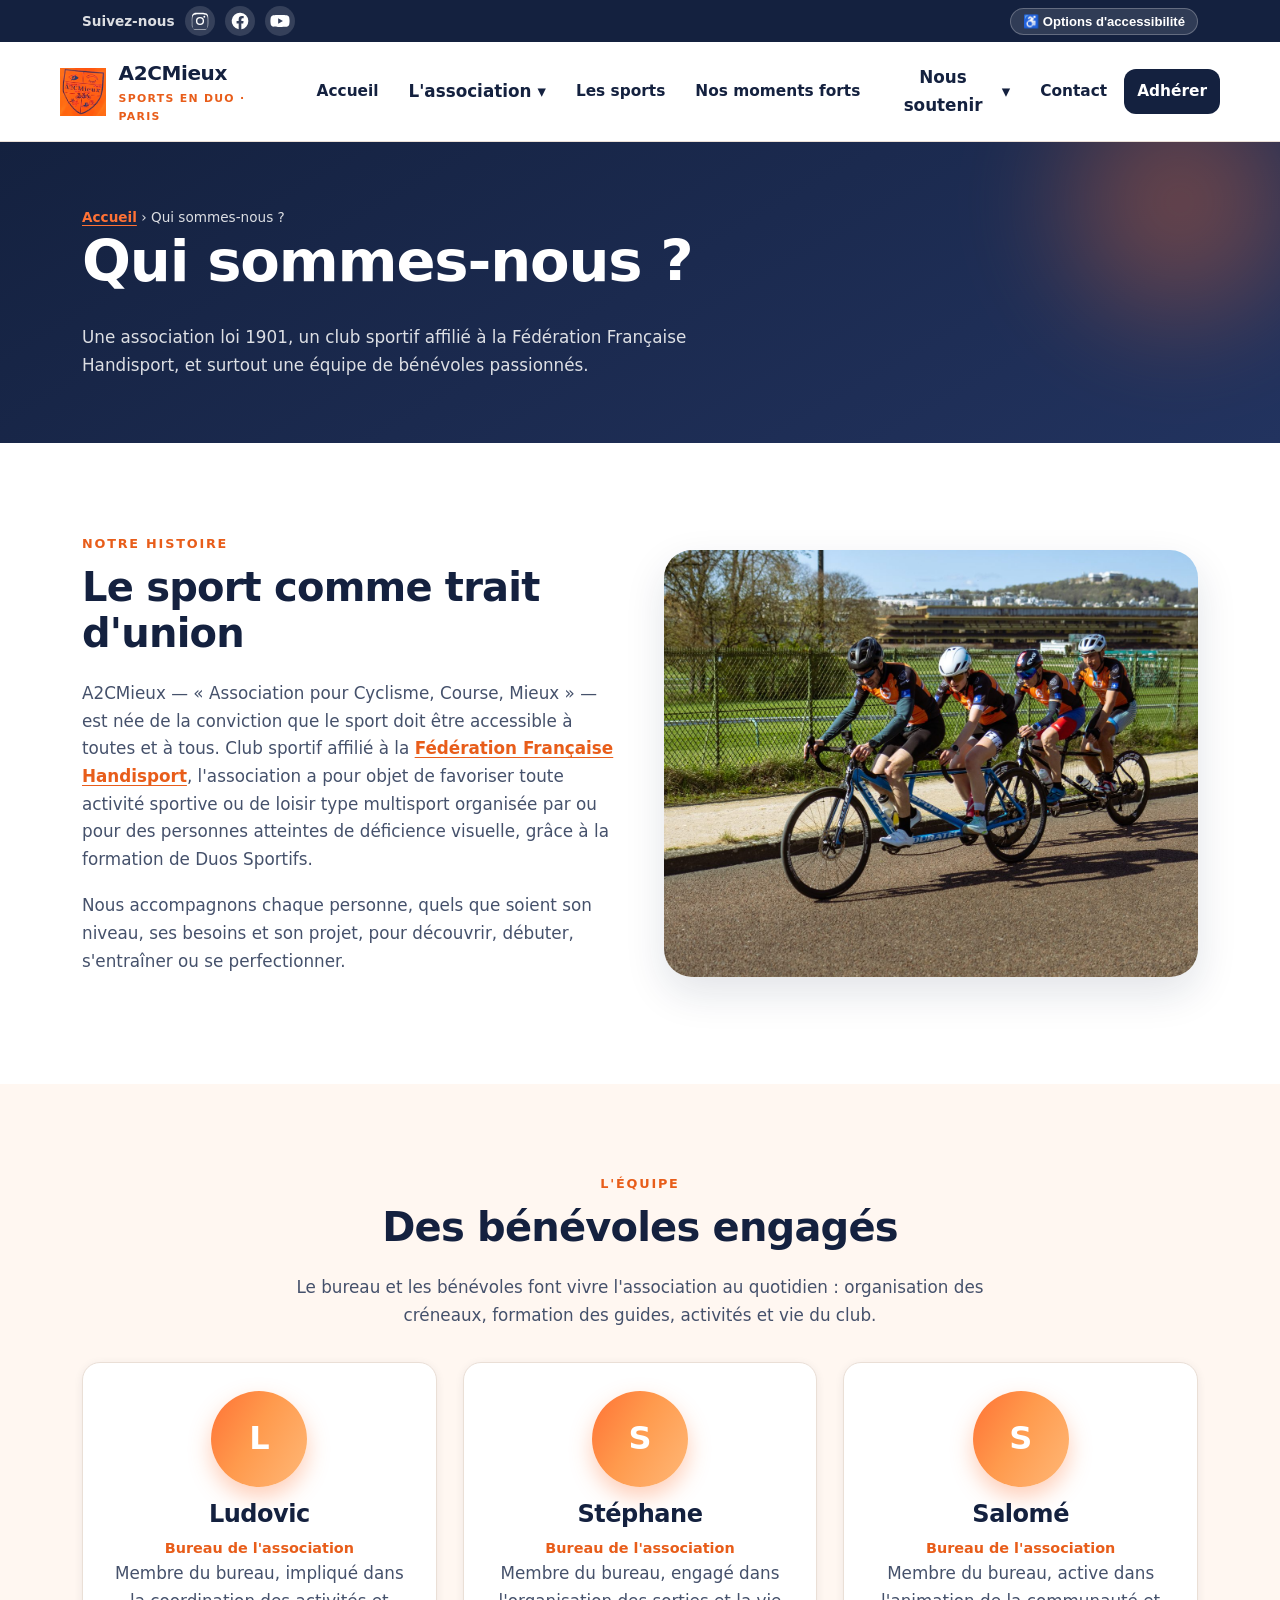
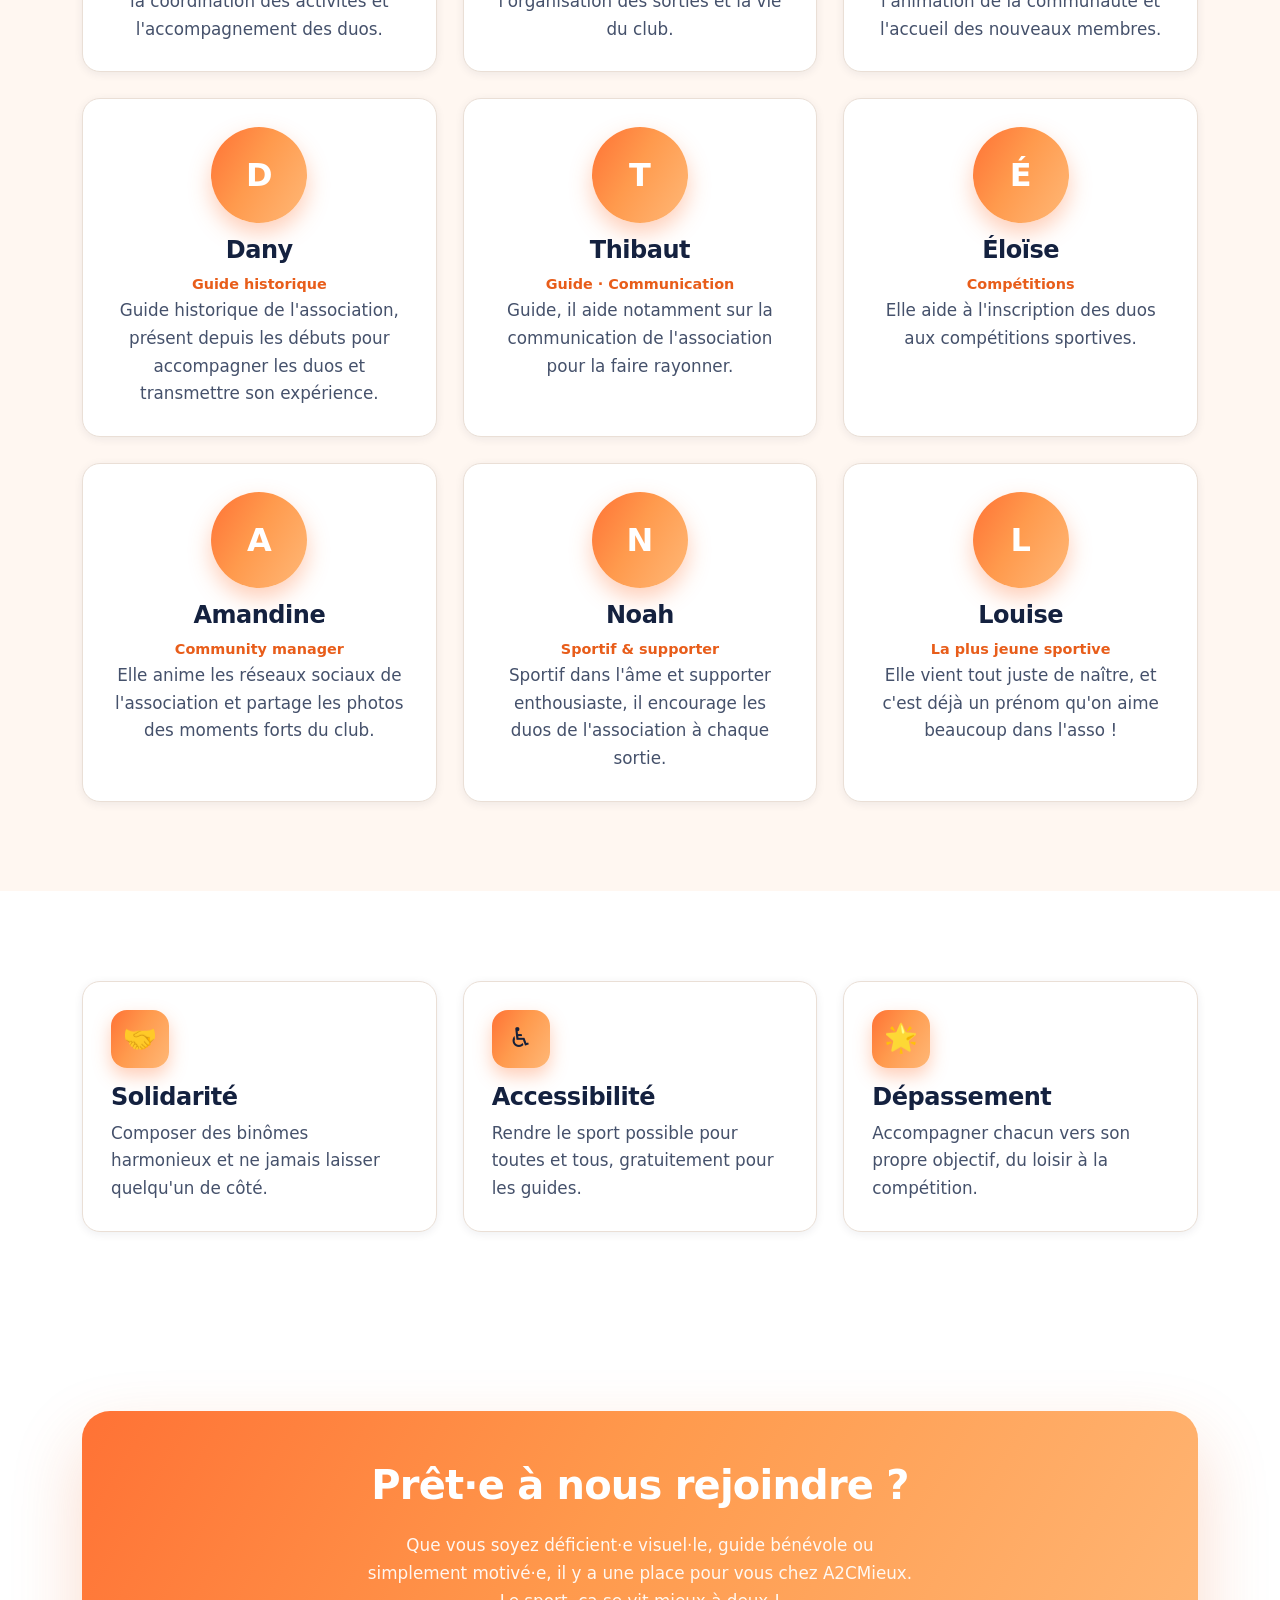
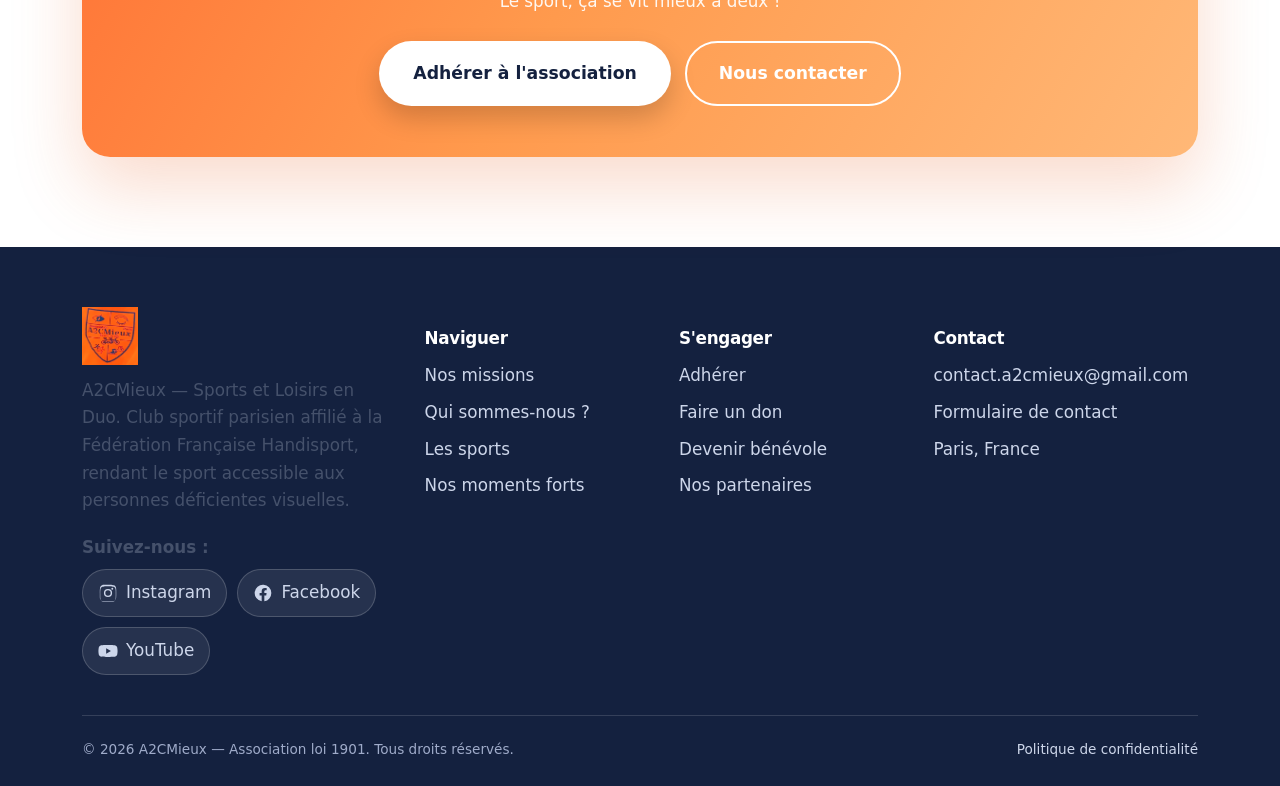
<file: site/qui-sommes-nous.html>
<!DOCTYPE html>
<html lang="fr">
<head>
  <!-- Google tag (gtag.js) -->
  <script async src="https://www.googletagmanager.com/gtag/js?id=G-MGCTTY5V6H"></script>
  <script>
    window.dataLayer = window.dataLayer || [];
    function gtag(){dataLayer.push(arguments);}
    gtag('js', new Date());
    gtag('config', 'G-MGCTTY5V6H');
  </script>
  <meta charset="UTF-8">
  <meta name="viewport" content="width=device-width, initial-scale=1">
  <title>Qui sommes-nous ? — A2CMieux</title>
  <meta name="description" content="Découvrez A2CMieux, association loi 1901 et club sportif affilié à la Fédération Française Handisport, et l'équipe de bénévoles qui l'anime.">
  <meta property="og:title" content="Qui sommes-nous ? — A2CMieux">
  <meta property="og:description" content="Découvrez A2CMieux, association loi 1901 et club sportif affilié à la Fédération Française Handisport, et l'équipe de bénévoles qui l'anime.">
  <meta property="og:type" content="website">
  <meta name="theme-color" content="#FF7235">
  <link rel="icon" type="image/x-icon" href="assets/img/favicon.ico">
  <link rel="icon" type="image/png" sizes="192x192" href="assets/img/favicon-192.png">
  <link rel="apple-touch-icon" href="assets/img/apple-touch-icon.png">
  <link rel="stylesheet" href="assets/css/style.css">
</head>
<body>
  <a class="skip-link" href="#main">Aller au contenu principal</a>

  <div class="a11y-bar" role="region" aria-label="Options d'accessibilité et réseaux sociaux">
    <div class="container">
      <span class="a11y-bar-label">Suivez-nous</span>
      <div class="social social--bar"><a href="https://www.instagram.com/a2cmieux.paris" target="_blank" rel="noopener" aria-label="Instagram (nouvel onglet)" class="social-instagram"><svg viewBox="0 0 24 24" width="20" height="20" aria-hidden="true" focusable="false"><path fill="currentColor" d="M12 2.2c3.2 0 3.6 0 4.9.1 1.2.1 1.8.3 2.2.4.6.2 1 .5 1.4.9.4.4.7.8.9 1.4.2.4.4 1 .4 2.2.1 1.3.1 1.7.1 4.9s0 3.6-.1 4.9c-.1 1.2-.3 1.8-.4 2.2-.2.6-.5 1-.9 1.4-.4.4-.8.7-1.4.9-.4.2-1 .4-2.2.4-1.3.1-1.7.1-4.9.1s-3.6 0-4.9-.1c-1.2-.1-1.8-.3-2.2-.4-.6-.2-1-.5-1.4-.9-.4-.4-.7-.8-.9-1.4-.2-.4-.4-1-.4-2.2C2.2 15.6 2.2 15.2 2.2 12s0-3.6.1-4.9c.1-1.2.3-1.8.4-2.2.2-.6.5-1 .9-1.4.4-.4.8-.7 1.4-.9.4-.2 1-.4 2.2-.4C8.4 2.2 8.8 2.2 12 2.2Zm0 1.8c-3.1 0-3.5 0-4.7.1-1.1.1-1.7.2-2.1.4-.5.2-.9.4-1.2.8-.4.3-.6.7-.8 1.2-.2.4-.3 1-.4 2.1-.1 1.2-.1 1.6-.1 4.7s0 3.5.1 4.7c.1 1.1.2 1.7.4 2.1.2.5.4.9.8 1.2.3.4.7.6 1.2.8.4.2 1 .3 2.1.4 1.2.1 1.6.1 4.7.1s3.5 0 4.7-.1c1.1-.1 1.7-.2 2.1-.4.5-.2.9-.4 1.2-.8.4-.3.6-.7.8-1.2.2-.4.3-1 .4-2.1.1-1.2.1-1.6.1-4.7s0-3.5-.1-4.7c-.1-1.1-.2-1.7-.4-2.1-.2-.5-.4-.9-.8-1.2-.3-.4-.7-.6-1.2-.8-.4-.2-1-.3-2.1-.4-1.2-.1-1.6-.1-4.7-.1Zm0 3.1a4.9 4.9 0 1 1 0 9.8 4.9 4.9 0 0 1 0-9.8Zm0 8.1a3.2 3.2 0 1 0 0-6.4 3.2 3.2 0 0 0 0 6.4Zm6.3-8.3a1.15 1.15 0 1 1-2.3 0 1.15 1.15 0 0 1 2.3 0Z"/></svg></a><a href="https://www.facebook.com/a2cmieuxsports" target="_blank" rel="noopener" aria-label="Facebook (nouvel onglet)" class="social-facebook"><svg viewBox="0 0 24 24" width="20" height="20" aria-hidden="true" focusable="false"><path fill="currentColor" d="M22 12a10 10 0 1 0-11.6 9.9v-7H7.9V12h2.5V9.8c0-2.5 1.5-3.9 3.8-3.9 1.1 0 2.2.2 2.2.2v2.5h-1.2c-1.2 0-1.6.8-1.6 1.6V12h2.7l-.4 2.9h-2.3v7A10 10 0 0 0 22 12Z"/></svg></a><a href="https://www.youtube.com/channel/UCHil4jJGYPGS2OwvpxKMLXA/featured" target="_blank" rel="noopener" aria-label="Chaîne YouTube (nouvel onglet)" class="social-youtube"><svg viewBox="0 0 24 24" width="20" height="20" aria-hidden="true" focusable="false"><path fill="currentColor" d="M23 7.5a3 3 0 0 0-2.1-2.1C19 4.9 12 4.9 12 4.9s-7 0-8.9.5A3 3 0 0 0 1 7.5 31 31 0 0 0 .5 12 31 31 0 0 0 1 16.5a3 3 0 0 0 2.1 2.1c1.9.5 8.9.5 8.9.5s7 0 8.9-.5a3 3 0 0 0 2.1-2.1A31 31 0 0 0 23.5 12 31 31 0 0 0 23 7.5ZM9.8 15.3V8.7l5.7 3.3-5.7 3.3Z"/></svg></a></div>
      <button type="button" id="a11y-open" class="a11y-btn" aria-expanded="false" aria-controls="a11y-panel">
        <span aria-hidden="true">&#9855;</span> Options d'accessibilité
      </button>
    </div>
  </div>

  <div class="a11y-overlay" id="a11y-overlay" hidden></div>
  <aside class="a11y-panel" id="a11y-panel" role="dialog" aria-modal="true" aria-labelledby="a11y-title" hidden>
    <div class="a11y-panel-head">
      <h2 id="a11y-title"><span aria-hidden="true">&#9855;</span> Accessibilité</h2>
      <button type="button" id="a11y-close" class="a11y-close" aria-label="Fermer le panneau d'accessibilité">&#10005;</button>
    </div>
    <p class="a11y-panel-intro">Adaptez l'affichage à votre confort. Vos réglages sont mémorisés sur cet appareil.</p>
    <div class="a11y-grid">
      <button type="button" class="a11y-tool" data-a11y="text-plus"><span class="ico" aria-hidden="true">A+</span> Augmenter le texte</button>
      <button type="button" class="a11y-tool" data-a11y="text-minus"><span class="ico" aria-hidden="true">A&minus;</span> Diminuer le texte</button>
      <button type="button" class="a11y-tool" data-a11y="grayscale" aria-pressed="false"><span class="ico" aria-hidden="true">&#9681;</span> Niveaux de gris</button>
      <button type="button" class="a11y-tool" data-a11y="contrast" aria-pressed="false"><span class="ico" aria-hidden="true">&#9680;</span> Haut contraste</button>
      <button type="button" class="a11y-tool" data-a11y="negative" aria-pressed="false"><span class="ico" aria-hidden="true">&#9635;</span> Contraste négatif</button>
      <button type="button" class="a11y-tool" data-a11y="lightbg" aria-pressed="false"><span class="ico" aria-hidden="true">&#9723;</span> Arrière-plan clair</button>
      <button type="button" class="a11y-tool" data-a11y="underline" aria-pressed="false"><span class="ico" aria-hidden="true">&#95;</span> Liens soulignés</button>
      <button type="button" class="a11y-tool" data-a11y="readable" aria-pressed="false"><span class="ico" aria-hidden="true">&#9633;A</span> Police lisible</button>
    </div>
    <button type="button" class="a11y-reset" data-a11y="reset"><span aria-hidden="true">&#8635;</span> Réinitialiser</button>
  </aside>

  <header class="site-header">
    <nav class="container nav" aria-label="Navigation principale">
      <a class="brand" href="index.html" aria-label="A2CMieux, retour à l'accueil">
        <img src="assets/img/logo.png" alt="" width="48" height="48">
        <span><b>A2CMieux</b><small>Sports en duo · Paris</small></span>
      </a>
      <button class="nav-toggle" aria-expanded="false" aria-controls="primary-menu">
        <span aria-hidden="true">☰</span> Menu
      </button>
      <ul class="menu" id="primary-menu">
        <li><a href="index.html">Accueil</a></li>
        <li class="has-sub" data-open="false"><button type="button" aria-expanded="false" aria-haspopup="true">L'association <span aria-hidden="true">▾</span></button><ul class="submenu"><li><a href="nos-missions.html">Nos missions</a></li><li><a href="qui-sommes-nous.html" aria-current="page">Qui sommes-nous ?</a></li><li><a href="nos-partenaires.html">Nos partenaires</a></li></ul></li>
        <li><a href="les-sports.html">Les sports</a></li>
        <li><a href="nos-moments-forts.html">Nos moments forts</a></li>
        <li class="has-sub" data-open="false"><button type="button" aria-expanded="false" aria-haspopup="true">Nous soutenir <span aria-hidden="true">▾</span></button><ul class="submenu"><li><a href="adhesions.html">Adhésions</a></li><li><a href="faire-un-don.html">Faire un don</a></li><li><a href="devenir-benevole.html">Devenir bénévole</a></li></ul></li>
        <li><a href="contact.html">Contact</a></li>
        <li><a class="btn-nav" href="adhesions.html">Adhérer</a></li>
      </ul>
    </nav>
  </header>

  <main id="main">
    <section class="page-head">
      <div class="container">
        <p class="crumb"><a href="index.html">Accueil</a> › Qui sommes-nous&nbsp;?</p>
        <h1>Qui sommes-nous ?</h1>
        <p class="reveal">Une association loi 1901, un club sportif affilié à la Fédération Française Handisport, et surtout une équipe de bénévoles passionnés.</p>
      </div>
    </section>
    <section class="section">
      <div class="container">
        <div class="split reveal">
          <div>
            <p class="tag-line">Notre histoire</p>
            <h2>Le sport comme trait d'union</h2>
            <p>A2CMieux — « Association pour Cyclisme, Course, Mieux » — est née de la conviction que le sport doit être accessible à toutes et à tous. Club sportif affilié à la <a href="https://www.handisport.org/" target="_blank" rel="noopener">Fédération Française Handisport</a>, l'association a pour objet de favoriser toute activité sportive ou de loisir type multisport organisée par ou pour des personnes atteintes de déficience visuelle, grâce à la formation de Duos Sportifs.</p>
            <p>Nous accompagnons chaque personne, quels que soient son niveau, ses besoins et son projet, pour découvrir, débuter, s'entraîner ou se perfectionner.</p>
          </div>
          <div class="split-media"><img src="assets/img/gallery/tandem-super.jpg" alt="Deux tandems de l'association A2CMieux en pleine course sur route, pilotes et équipiers en maillot orange et noir."></div>
        </div>
      </div>
    </section>

    <section class="section section--alt">
      <div class="container">
        <div class="center narrow reveal">
          <p class="tag-line">L'équipe</p>
          <h2>Des bénévoles engagés</h2>
          <p>Le bureau et les bénévoles font vivre l'association au quotidien&nbsp;: organisation des créneaux, formation des guides, activités et vie du club.</p>
        </div>
        <div class="grid grid-3 reveal" style="margin-top:2rem">
          <article class="card team-card"><div class="avatar" aria-hidden="true">L</div><h3>Ludovic</h3><p class="role">Bureau de l'association</p><p>Membre du bureau, impliqué dans la coordination des activités et l'accompagnement des duos.</p></article>
          <article class="card team-card"><div class="avatar" aria-hidden="true">S</div><h3>Stéphane</h3><p class="role">Bureau de l'association</p><p>Membre du bureau, engagé dans l'organisation des sorties et la vie du club.</p></article>
          <article class="card team-card"><div class="avatar" aria-hidden="true">S</div><h3>Salomé</h3><p class="role">Bureau de l'association</p><p>Membre du bureau, active dans l'animation de la communauté et l'accueil des nouveaux membres.</p></article>
          <article class="card team-card"><div class="avatar" aria-hidden="true">D</div><h3>Dany</h3><p class="role">Guide historique</p><p>Guide historique de l'association, présent depuis les débuts pour accompagner les duos et transmettre son expérience.</p></article>
          <article class="card team-card"><div class="avatar" aria-hidden="true">T</div><h3>Thibaut<span class="visually-hidden"> de Broca</span></h3><p class="role">Guide · Communication</p><p>Guide, il aide notamment sur la communication de l'association pour la faire rayonner.</p></article>
          <article class="card team-card"><div class="avatar" aria-hidden="true">É</div><h3>Éloïse</h3><p class="role">Compétitions</p><p>Elle aide à l'inscription des duos aux compétitions sportives.</p></article>
          <article class="card team-card"><div class="avatar" aria-hidden="true">A</div><h3>Amandine</h3><p class="role">Community manager</p><p>Elle anime les réseaux sociaux de l'association et partage les photos des moments forts du club.</p></article>
          <article class="card team-card"><div class="avatar" aria-hidden="true">N</div><h3>Noah</h3><p class="role">Sportif &amp; supporter</p><p>Sportif dans l'âme et supporter enthousiaste, il encourage les duos de l'association à chaque sortie.</p></article>
          <article class="card team-card"><div class="avatar" aria-hidden="true">L</div><h3>Louise</h3><p class="role">La plus jeune sportive</p><p>Elle vient tout juste de naître, et c'est déjà un prénom qu'on aime beaucoup dans l'asso !</p></article>
        </div>
      </div>
    </section>

    <section class="section">
      <div class="container">
        <div class="grid grid-3 reveal">
          <article class="card"><div class="ic" aria-hidden="true">🤝</div><h3>Solidarité</h3><p>Composer des binômes harmonieux et ne jamais laisser quelqu'un de côté.</p></article>
          <article class="card"><div class="ic" aria-hidden="true">♿</div><h3>Accessibilité</h3><p>Rendre le sport possible pour toutes et tous, gratuitement pour les guides.</p></article>
          <article class="card"><div class="ic" aria-hidden="true">🌟</div><h3>Dépassement</h3><p>Accompagner chacun vers son propre objectif, du loisir à la compétition.</p></article>
        </div>
      </div>
    </section>

    <section class="section">
      <div class="container">
        <div class="callout reveal">
          <h2>Prêt·e à nous rejoindre&nbsp;?</h2>
          <p>Que vous soyez déficient·e visuel·le, guide bénévole ou simplement motivé·e, il y a une place pour vous chez A2CMieux. Le sport, ça se vit mieux à deux&nbsp;!</p>
          <div class="btn-group" style="justify-content:center">
            <a class="btn btn-primary btn-lg" href="adhesions.html">Adhérer à l'association</a>
            <a class="btn btn-outline btn-lg" href="contact.html">Nous contacter</a>
          </div>
        </div>
      </div>
    </section>

  </main>
  <footer class="site-footer">
    <div class="container">
      <div class="footer-grid">
        <div class="footer-brand">
          <img src="assets/img/logo.png" alt="Logo A2CMieux">
          <p>A2CMieux — Sports et Loisirs en Duo. Club sportif parisien affilié à la Fédération Française Handisport, rendant le sport accessible aux personnes déficientes visuelles.</p>
          <p class="footer-follow"><strong>Suivez-nous&nbsp;:</strong></p>
          <div class="social social--footer"><a href="https://www.instagram.com/a2cmieux.paris" target="_blank" rel="noopener" aria-label="Instagram (nouvel onglet)" class="social-instagram"><svg viewBox="0 0 24 24" width="20" height="20" aria-hidden="true" focusable="false"><path fill="currentColor" d="M12 2.2c3.2 0 3.6 0 4.9.1 1.2.1 1.8.3 2.2.4.6.2 1 .5 1.4.9.4.4.7.8.9 1.4.2.4.4 1 .4 2.2.1 1.3.1 1.7.1 4.9s0 3.6-.1 4.9c-.1 1.2-.3 1.8-.4 2.2-.2.6-.5 1-.9 1.4-.4.4-.8.7-1.4.9-.4.2-1 .4-2.2.4-1.3.1-1.7.1-4.9.1s-3.6 0-4.9-.1c-1.2-.1-1.8-.3-2.2-.4-.6-.2-1-.5-1.4-.9-.4-.4-.7-.8-.9-1.4-.2-.4-.4-1-.4-2.2C2.2 15.6 2.2 15.2 2.2 12s0-3.6.1-4.9c.1-1.2.3-1.8.4-2.2.2-.6.5-1 .9-1.4.4-.4.8-.7 1.4-.9.4-.2 1-.4 2.2-.4C8.4 2.2 8.8 2.2 12 2.2Zm0 1.8c-3.1 0-3.5 0-4.7.1-1.1.1-1.7.2-2.1.4-.5.2-.9.4-1.2.8-.4.3-.6.7-.8 1.2-.2.4-.3 1-.4 2.1-.1 1.2-.1 1.6-.1 4.7s0 3.5.1 4.7c.1 1.1.2 1.7.4 2.1.2.5.4.9.8 1.2.3.4.7.6 1.2.8.4.2 1 .3 2.1.4 1.2.1 1.6.1 4.7.1s3.5 0 4.7-.1c1.1-.1 1.7-.2 2.1-.4.5-.2.9-.4 1.2-.8.4-.3.6-.7.8-1.2.2-.4.3-1 .4-2.1.1-1.2.1-1.6.1-4.7s0-3.5-.1-4.7c-.1-1.1-.2-1.7-.4-2.1-.2-.5-.4-.9-.8-1.2-.3-.4-.7-.6-1.2-.8-.4-.2-1-.3-2.1-.4-1.2-.1-1.6-.1-4.7-.1Zm0 3.1a4.9 4.9 0 1 1 0 9.8 4.9 4.9 0 0 1 0-9.8Zm0 8.1a3.2 3.2 0 1 0 0-6.4 3.2 3.2 0 0 0 0 6.4Zm6.3-8.3a1.15 1.15 0 1 1-2.3 0 1.15 1.15 0 0 1 2.3 0Z"/></svg><span>Instagram</span></a><a href="https://www.facebook.com/a2cmieuxsports" target="_blank" rel="noopener" aria-label="Facebook (nouvel onglet)" class="social-facebook"><svg viewBox="0 0 24 24" width="20" height="20" aria-hidden="true" focusable="false"><path fill="currentColor" d="M22 12a10 10 0 1 0-11.6 9.9v-7H7.9V12h2.5V9.8c0-2.5 1.5-3.9 3.8-3.9 1.1 0 2.2.2 2.2.2v2.5h-1.2c-1.2 0-1.6.8-1.6 1.6V12h2.7l-.4 2.9h-2.3v7A10 10 0 0 0 22 12Z"/></svg><span>Facebook</span></a><a href="https://www.youtube.com/channel/UCHil4jJGYPGS2OwvpxKMLXA/featured" target="_blank" rel="noopener" aria-label="Chaîne YouTube (nouvel onglet)" class="social-youtube"><svg viewBox="0 0 24 24" width="20" height="20" aria-hidden="true" focusable="false"><path fill="currentColor" d="M23 7.5a3 3 0 0 0-2.1-2.1C19 4.9 12 4.9 12 4.9s-7 0-8.9.5A3 3 0 0 0 1 7.5 31 31 0 0 0 .5 12 31 31 0 0 0 1 16.5a3 3 0 0 0 2.1 2.1c1.9.5 8.9.5 8.9.5s7 0 8.9-.5a3 3 0 0 0 2.1-2.1A31 31 0 0 0 23.5 12 31 31 0 0 0 23 7.5ZM9.8 15.3V8.7l5.7 3.3-5.7 3.3Z"/></svg><span>YouTube</span></a></div>
        </div>
        <div>
          <h4>Naviguer</h4>
          <ul>
            <li><a href="nos-missions.html">Nos missions</a></li>
            <li><a href="qui-sommes-nous.html">Qui sommes-nous ?</a></li>
            <li><a href="les-sports.html">Les sports</a></li>
            <li><a href="nos-moments-forts.html">Nos moments forts</a></li>
          </ul>
        </div>
        <div>
          <h4>S'engager</h4>
          <ul>
            <li><a href="adhesions.html">Adhérer</a></li>
            <li><a href="faire-un-don.html">Faire un don</a></li>
            <li><a href="devenir-benevole.html">Devenir bénévole</a></li>
            <li><a href="nos-partenaires.html">Nos partenaires</a></li>
          </ul>
        </div>
        <div>
          <h4>Contact</h4>
          <ul>
            <li><a href="mailto:contact.a2cmieux@gmail.com">contact.a2cmieux@gmail.com</a></li>
            <li><a href="contact.html">Formulaire de contact</a></li>
            <li>Paris, France</li>
          </ul>
        </div>
      </div>
      <div class="footer-bottom">
        <span>© <span id="year">2026</span> A2CMieux — Association loi 1901. Tous droits réservés.</span>
        <span><a href="politique-de-confidentialite.html">Politique de confidentialité</a></span>
      </div>
    </div>
  </footer>

  <script src="assets/js/main.js"></script>
</body>
</html>
</file>
<file: site/assets/css/style.css>
/* =========================================================
   A2CMieux — Charte graphique 2026
   Palette dérivée du logo orange : orange vif + bleu marine
   Conçue pour l'accessibilité (contrastes AA/AAA, focus, etc.)
   ========================================================= */

:root {
  /* Couleurs de marque */
  --orange: #E85D1A;          /* orange accessible sur blanc (texte) */
  --orange-vif: #FF7235;      /* orange du logo (aplats / grands éléments) */
  --orange-clair: #FFE7D6;
  --navy: #14213F;            /* bleu marine du logo */
  --navy-700: #1E2E56;
  --navy-500: #2C407A;

  --bg: #FFFFFF;
  --bg-alt: #FFF7F1;
  --surface: #FFFFFF;
  --text: #15203A;
  --text-soft: #45516B;
  --border: #EADFD6;

  --focus: #0B4FD1;           /* anneau de focus très visible */
  --radius: 18px;
  --radius-lg: 28px;
  --shadow-sm: 0 2px 10px rgba(20, 33, 63, .07);
  --shadow: 0 16px 40px rgba(20, 33, 63, .12);
  --shadow-lg: 0 30px 70px rgba(232, 93, 26, .22);

  --maxw: 1160px;
  --gradient: linear-gradient(120deg, #FF7235 0%, #FF9A4D 45%, #FFB877 100%);
  --gradient-navy: linear-gradient(150deg, #14213F 0%, #22335f 100%);
  --font: "Segoe UI", system-ui, -apple-system, Roboto, Helvetica, Arial, sans-serif;
}

/* Mode contraste élevé / lisible (activé via JS) */
html[data-contrast="high"] {
  --orange: #C63E00;
  --text: #000000;
  --text-soft: #1a1a1a;
  --bg: #FFFFFF;
  --bg-alt: #FFFFFF;
  --border: #000000;
  --navy: #001028;
}
html[data-contrast="high"] .site-header,
html[data-contrast="high"] .card,
html[data-contrast="high"] .surface { border: 2px solid #000 !important; }
html[data-contrast="high"] a { text-decoration: underline; }

/* Taille de texte agrandie (activé via JS) */
html[data-textsize="large"] { font-size: 118.75%; }

/* ---------- Base ---------- */
* { box-sizing: border-box; }
html { scroll-behavior: smooth; -webkit-text-size-adjust: 100%; overflow-x: hidden; }
@media (prefers-reduced-motion: reduce) {
  html { scroll-behavior: auto; }
  *, *::before, *::after { animation-duration: .001ms !important; transition-duration: .001ms !important; }
}

body {
  margin: 0;
  font-family: var(--font);
  color: var(--text);
  background: var(--bg);
  line-height: 1.65;
  font-size: 1.05rem;
}

h1, h2, h3, h4 { font-family: var(--font); color: var(--navy); line-height: 1.15; font-weight: 800; letter-spacing: -.02em; }
h1 { font-size: clamp(2.1rem, 5vw, 3.6rem); margin: 0 0 .5em; }
h2 { font-size: clamp(1.6rem, 3.4vw, 2.5rem); margin: 0 0 .6em; }
h3 { font-size: clamp(1.2rem, 2.2vw, 1.5rem); margin: 0 0 .5em; }
p { margin: 0 0 1.1em; color: var(--text-soft); }
img { max-width: 100%; display: block; }

a { color: var(--orange); font-weight: 600; text-underline-offset: 3px; }
a:hover { color: var(--navy); }

/* Focus très visible partout */
a:focus-visible, button:focus-visible, input:focus-visible,
textarea:focus-visible, select:focus-visible, [tabindex]:focus-visible {
  outline: 3px solid var(--focus);
  outline-offset: 3px;
  border-radius: 6px;
}

.container { width: 100%; max-width: var(--maxw); margin: 0 auto; padding: 0 22px; }
.section { padding: clamp(3rem, 7vw, 6rem) 0; }
.section--alt { background: var(--bg-alt); }
.center { text-align: center; }
.narrow { max-width: 760px; margin-inline: auto; }

/* ---------- Lien d'évitement ---------- */
.skip-link {
  position: absolute; left: 12px; top: -60px;
  background: var(--navy); color: #fff; padding: 12px 18px;
  border-radius: 0 0 12px 12px; z-index: 999; font-weight: 700;
  transition: top .2s ease;
}
.skip-link:focus { top: 0; color:#fff; }

/* ---------- Barre d'accessibilité ---------- */
.a11y-bar {
  background: var(--navy);
  color: #fff;
  font-size: .85rem;
}
.a11y-bar .container { display: flex; gap: 10px; align-items: center; padding-block: 6px; flex-wrap: wrap; }
.a11y-bar-label { opacity: .85; font-weight: 600; }
.a11y-bar #a11y-open { margin-left: auto; }
.a11y-btn {
  background: rgba(255,255,255,.12); color: #fff; border: 1px solid rgba(255,255,255,.25);
  padding: 5px 12px; border-radius: 999px; cursor: pointer; font-weight: 600; font-size: .82rem;
}
.a11y-btn:hover { background: var(--orange-vif); border-color: var(--orange-vif); color: #fff; }
.a11y-btn[aria-pressed="true"] { background: var(--orange-vif); border-color: #fff; }

/* ---------- Réseaux sociaux ---------- */
.social { display: inline-flex; align-items: center; gap: 10px; flex-wrap: wrap; }
.social a {
  display: inline-flex; align-items: center; gap: 8px; text-decoration: none; font-weight: 700;
  transition: transform .15s ease, background .2s ease, color .2s ease, box-shadow .2s ease;
}
.social--bar a {
  width: 30px; height: 30px; justify-content: center; border-radius: 50%;
  background: rgba(255,255,255,.14); color: #fff;
}
.social--bar a:hover { transform: translateY(-2px); color: #fff; }
.social--bar .social-instagram:hover { background: #E1306C; }
.social--bar .social-facebook:hover { background: #1877F2; }
.social--bar .social-youtube:hover { background: #FF0000; }

.social--footer a, .social--card a {
  padding: 9px 15px; border-radius: 999px; background: rgba(255,255,255,.08);
  border: 1px solid rgba(255,255,255,.18); color: #fff;
}
.social--card a { background: var(--bg-alt); border-color: var(--border); color: var(--navy); }
.social--footer a:hover { transform: translateY(-2px); color:#fff; }
.social--footer .social-instagram:hover { background: #E1306C; border-color: #E1306C; }
.social--footer .social-facebook:hover { background: #1877F2; border-color: #1877F2; }
.social--footer .social-youtube:hover { background: #FF0000; border-color: #FF0000; }
.social--card .social-instagram:hover { background:#E1306C; border-color:#E1306C; color:#fff; }
.social--card .social-facebook:hover { background:#1877F2; border-color:#1877F2; color:#fff; }
.social--card .social-youtube:hover { background:#FF0000; border-color:#FF0000; color:#fff; }
.footer-follow { margin: 16px 0 8px; }

.social--callout { justify-content: center; margin-top: 22px; }
.social--callout a { padding: 11px 18px; border-radius: 999px; background: rgba(255,255,255,.16); border: 1px solid rgba(255,255,255,.4); color:#fff; }
.social--callout a:hover { background:#fff; color: var(--navy); transform: translateY(-2px); }

/* ---------- Panneau d'accessibilité ---------- */
.a11y-overlay { position: fixed; inset: 0; background: rgba(10,16,32,.5); z-index: 300; }
.a11y-panel {
  position: fixed; top: 0; left: 0; height: 100%; width: min(92vw, 360px); z-index: 310;
  background: #fff; color: var(--text); box-shadow: 0 0 60px rgba(0,0,0,.35);
  padding: 22px 22px 30px; overflow-y: auto; border-right: 4px solid var(--orange-vif);
  transform: translateX(0);
}
.a11y-panel[hidden], .a11y-overlay[hidden] { display: none; }
.a11y-panel-head { display: flex; align-items: center; justify-content: space-between; gap: 12px; }
.a11y-panel-head h2 { margin: 0; font-size: 1.4rem; color: var(--navy); }
.a11y-close {
  background: var(--bg-alt); border: 1px solid var(--border); color: var(--navy);
  width: 40px; height: 40px; border-radius: 12px; font-size: 1.1rem; cursor: pointer; flex: none;
}
.a11y-close:hover { background: var(--orange-vif); color: #fff; border-color: var(--orange-vif); }
.a11y-panel-intro { font-size: .9rem; color: var(--text-soft); margin: 12px 0 18px; }
.a11y-grid { display: grid; grid-template-columns: 1fr 1fr; gap: 10px; }
.a11y-tool, .a11y-reset {
  display: flex; align-items: center; gap: 10px; text-align: left; cursor: pointer;
  background: #fff; border: 2px solid var(--border); border-radius: 14px; padding: 12px;
  font: inherit; font-weight: 600; font-size: .92rem; color: var(--navy); line-height: 1.2;
  transition: border-color .15s ease, background .15s ease, transform .1s ease;
}
.a11y-tool .ico {
  flex: none; width: 30px; height: 30px; border-radius: 9px; display: grid; place-items: center;
  background: var(--orange-clair); color: var(--navy); font-weight: 800; font-size: .85rem;
}
.a11y-tool:hover, .a11y-reset:hover { border-color: var(--orange-vif); background: var(--bg-alt); }
.a11y-tool[aria-pressed="true"] { border-color: var(--orange-vif); background: var(--orange-clair); }
.a11y-tool[aria-pressed="true"] .ico { background: var(--orange-vif); color: #fff; }
.a11y-reset {
  width: 100%; justify-content: center; margin-top: 16px; color: #fff; background: var(--navy); border-color: var(--navy);
}
.a11y-reset:hover { background: var(--orange-vif); border-color: var(--orange-vif); color:#fff; }

/* ---------- Modes d'accessibilité ---------- */
html.a11y-underline a { text-decoration: underline !important; text-underline-offset: 3px; }
html.a11y-readable, html.a11y-readable body,
html.a11y-readable button, html.a11y-readable input, html.a11y-readable textarea, html.a11y-readable select {
  font-family: Verdana, Tahoma, "Segoe UI", Arial, sans-serif !important;
  letter-spacing: .02em; word-spacing: .06em;
}
html.a11y-readable p, html.a11y-readable li { line-height: 1.85; }

/* Arrière-plan clair : neutralise les fonds sombres/dégradés */
html.a11y-lightbg body { background: #fff; }
html.a11y-lightbg .hero::before, html.a11y-lightbg .hero::after { display: none; }
html.a11y-lightbg .hero, html.a11y-lightbg .section--alt, html.a11y-lightbg .callout,
html.a11y-lightbg .stripe, html.a11y-lightbg .page-head, html.a11y-lightbg .site-footer {
  background: #fff !important;
}
html.a11y-lightbg .stripe, html.a11y-lightbg .page-head, html.a11y-lightbg .callout,
html.a11y-lightbg .site-footer, html.a11y-lightbg .stripe *, html.a11y-lightbg .page-head *,
html.a11y-lightbg .callout *, html.a11y-lightbg .site-footer * {
  color: var(--navy) !important;
}
html.a11y-lightbg .page-head::after { display: none; }
html.a11y-lightbg .stripe, html.a11y-lightbg .page-head, html.a11y-lightbg .site-footer,
html.a11y-lightbg .callout { border: 1px solid var(--border); }
html.a11y-lightbg .stat b { color: var(--orange) !important; }
html.a11y-lightbg .a11y-bar { background: var(--navy); }
html.a11y-lightbg .a11y-bar *, html.a11y-lightbg .site-header * { color: var(--navy) !important; }
html.a11y-lightbg .a11y-bar .a11y-bar-label, html.a11y-lightbg .a11y-bar .a11y-btn,
html.a11y-lightbg .a11y-bar .social--bar a { color: #fff !important; }


/* ---------- En-tête / navigation ---------- */
.site-header {
  position: sticky; top: 0; z-index: 100;
  background: rgba(255,255,255,.8);
  backdrop-filter: saturate(180%) blur(14px);
  -webkit-backdrop-filter: saturate(180%) blur(14px);
  border-bottom: 1px solid var(--border);
}
.nav { display: flex; align-items: center; justify-content: space-between; gap: 16px; padding: 12px 0; }
.brand { display: flex; align-items: center; gap: 12px; text-decoration: none; }
.brand img { width: 48px; height: 48px; object-fit: contain; }
.brand b { color: var(--navy); font-size: 1.25rem; font-weight: 800; letter-spacing: -.02em; }
.brand small { display: block; color: var(--orange); font-weight: 700; font-size: .68rem; text-transform: uppercase; letter-spacing: .12em; }

.nav-toggle {
  display: none; background: var(--navy); color: #fff; border: 0; border-radius: 12px;
  padding: 10px 14px; font-weight: 700; cursor: pointer; align-items: center; gap: 8px;
}

.menu { display: flex; align-items: center; gap: 4px; list-style: none; margin: 0; padding: 0; }
.menu a {
  display: block; padding: 10px 13px; border-radius: 12px; color: var(--navy);
  font-weight: 600; text-decoration: none; font-size: .96rem; white-space: nowrap;
}
.menu a:hover, .menu a[aria-current="page"] { background: var(--orange-clair); color: var(--navy); }
.menu .has-sub { position: relative; }
.menu .has-sub > button {
  background: none; border: 0; font: inherit; font-weight: 600; color: var(--navy);
  padding: 10px 13px; border-radius: 12px; cursor: pointer; display: flex; align-items: center; gap: 6px;
}
.menu .has-sub > button:hover, .menu .has-sub[data-open="true"] > button { background: var(--orange-clair); }
.submenu {
  position: absolute; top: calc(100% + 8px); left: 0; min-width: 240px;
  background: #fff; border: 1px solid var(--border); border-radius: 16px; box-shadow: var(--shadow);
  padding: 8px; list-style: none; margin: 0; display: none;
}
.menu .has-sub[data-open="true"] .submenu { display: block; }
.submenu a { padding: 10px 12px; }

.btn-nav { background: var(--navy); color: #fff !important; }
.btn-nav:hover { background: var(--orange-vif); color: #fff !important; }

@media (max-width: 960px) {
  .nav-toggle { display: inline-flex; }
  .nav { flex-wrap: wrap; }
  .menu {
    display: none; width: 100%;
    flex-direction: column; align-items: stretch; gap: 2px;
    padding: 8px 0 14px; border-top: 1px solid var(--border);
  }
  .menu.open { display: flex; }
  .menu .has-sub > button { width: 100%; justify-content: space-between; }
  .submenu { position: static; display: block; box-shadow: none; border: 0; padding: 0 0 0 12px; }
  .menu .has-sub .submenu { display: none; }
  .menu .has-sub[data-open="true"] .submenu { display: block; }
}

/* ---------- Hero ---------- */
.hero { position: relative; overflow: hidden; background: var(--bg-alt); }
.hero::before, .hero::after {
  content: ""; position: absolute; border-radius: 50%; filter: blur(60px); opacity: .5; z-index: 0;
  animation: float 14s ease-in-out infinite;
}
.hero::before { width: 460px; height: 460px; background: radial-gradient(circle, #FF9A4D, transparent 70%); top: -120px; right: -80px; }
.hero::after { width: 380px; height: 380px; background: radial-gradient(circle, #7fa8ff, transparent 70%); bottom: -140px; left: -90px; animation-delay: -6s; }
@keyframes float { 0%,100% { transform: translateY(0) } 50% { transform: translateY(-26px) } }

.hero .container { position: relative; z-index: 1; display: grid; grid-template-columns: 1.05fr .95fr; gap: 48px; align-items: center; padding-block: clamp(3rem, 7vw, 5.5rem); }
.hero .eyebrow {
  display: inline-flex; align-items: center; gap: 8px; background: #fff; color: var(--navy);
  border: 1px solid var(--border); padding: 7px 15px; border-radius: 999px; font-weight: 700; font-size: .85rem;
  box-shadow: var(--shadow-sm); margin-bottom: 18px;
}
.hero .eyebrow .dot { width: 9px; height: 9px; border-radius: 50%; background: var(--orange-vif); }
.hero h1 span { color: var(--orange); }
.hero .lead { font-size: 1.18rem; color: var(--text-soft); max-width: 40ch; }
.hero-media { position: relative; }
.hero-media img { border-radius: var(--radius-lg); box-shadow: var(--shadow-lg); aspect-ratio: 4/5; object-fit: cover; width: 100%; }
.hero-media .badge {
  position: absolute; bottom: -18px; left: -18px; background: #fff; border-radius: 18px;
  padding: 14px 18px; box-shadow: var(--shadow); display: flex; align-items: center; gap: 12px; max-width: 240px;
}
.hero-media .badge b { color: var(--navy); font-size: 1.6rem; display: block; line-height: 1; }
.hero-media .badge small { color: var(--text-soft); font-weight: 600; }
.hero-media .badge .ic { width: 44px; height: 44px; background: var(--orange-clair); border-radius: 12px; display: grid; place-items: center; font-size: 1.4rem; }

@media (max-width: 860px) {
  .hero .container { grid-template-columns: 1fr; gap: 34px; }
  .hero-media { max-width: 420px; margin-inline: auto; }
}

/* ---------- Boutons ---------- */
.btn {
  display: inline-flex; align-items: center; gap: 9px; cursor: pointer;
  padding: 14px 26px; border-radius: 999px; font-weight: 700; font-size: 1rem;
  text-decoration: none; border: 2px solid transparent; transition: transform .15s ease, box-shadow .2s ease, background .2s ease;
}
.btn-primary { background: var(--orange-vif); color: #fff; box-shadow: 0 12px 26px rgba(255,114,53,.4); }
.btn-primary:hover { background: var(--navy); color: #fff; transform: translateY(-3px); }
.btn-outline { background: transparent; color: var(--navy); border-color: var(--navy); }
.btn-outline:hover { background: var(--navy); color: #fff; transform: translateY(-3px); }
.btn-lg { padding: 16px 32px; font-size: 1.08rem; }
.btn-group { display: flex; flex-wrap: wrap; gap: 14px; margin-top: 26px; }

/* ---------- Grilles & cartes ---------- */
.grid { display: grid; gap: 26px; }
.grid-2 { grid-template-columns: repeat(2, 1fr); }
.grid-3 { grid-template-columns: repeat(3, 1fr); }
.grid-4 { grid-template-columns: repeat(4, 1fr); }
@media (max-width: 900px) { .grid-3, .grid-4 { grid-template-columns: repeat(2, 1fr); } }
@media (max-width: 620px) { .grid-2, .grid-3, .grid-4 { grid-template-columns: 1fr; } }

.card {
  background: var(--surface); border: 1px solid var(--border); border-radius: var(--radius);
  padding: 28px; box-shadow: var(--shadow-sm); transition: transform .2s ease, box-shadow .2s ease, border-color .2s ease;
}
.card:hover { transform: translateY(-6px); box-shadow: var(--shadow); border-color: var(--orange-vif); }
.card .ic {
  width: 58px; height: 58px; border-radius: 16px; display: grid; place-items: center;
  background: var(--gradient); font-size: 1.7rem; margin-bottom: 16px; box-shadow: 0 8px 18px rgba(255,114,53,.35);
}
.card h3 { margin-bottom: .35em; }
.card p { margin-bottom: 0; }

/* Carte sport avec image */
.sport-card { padding: 0; overflow: hidden; }
.sport-card img { aspect-ratio: 16/11; object-fit: cover; width: 100%; }
.sport-card .body { padding: 22px 24px 26px; }
.sport-card .tag {
  display: inline-block; background: var(--orange-clair); color: var(--navy);
  font-weight: 700; font-size: .78rem; padding: 5px 12px; border-radius: 999px; margin-bottom: 10px;
  text-transform: uppercase; letter-spacing: .06em;
}

/* ---------- Bandeau ruban ---------- */
.stripe { background: var(--gradient-navy); color: #fff; }
.stripe h2, .stripe h3 { color: #fff; }
.stripe p { color: rgba(255,255,255,.85); }
.stat-grid { display: grid; grid-template-columns: repeat(4,1fr); gap: 22px; text-align: center; }
.stat b { display: block; font-size: clamp(2rem, 5vw, 3rem); color: var(--orange-vif); line-height: 1; }
.stat span { color: rgba(255,255,255,.85); font-weight: 600; }
@media (max-width: 620px){ .stat-grid { grid-template-columns: repeat(2,1fr); } }

/* ---------- Section image + texte ---------- */
.split { display: grid; grid-template-columns: 1fr 1fr; gap: 48px; align-items: center; }
.split img { border-radius: var(--radius-lg); box-shadow: var(--shadow); width: 100%; aspect-ratio: 5/4; object-fit: cover; }
.split-media--tall img { aspect-ratio: 3/4; }
.split.reverse .split-media { order: 2; }
@media (max-width: 820px){ .split { grid-template-columns: 1fr; gap: 30px; } .split.reverse .split-media { order: 0; } }

/* Liste à puces personnalisée */
.ticks { list-style: none; padding: 0; margin: 0; }
.ticks li { position: relative; padding: 8px 0 8px 38px; color: var(--text); font-weight: 500; border-bottom: 1px solid var(--border); }
.ticks li:last-child { border-bottom: 0; }
.ticks li::before {
  content: "✔"; position: absolute; left: 0; top: 8px; width: 26px; height: 26px;
  background: var(--orange-vif); color: #fff; border-radius: 8px; display: grid; place-items: center; font-size: .8rem;
}

/* ---------- Galerie ---------- */
.gallery { display: grid; grid-template-columns: repeat(4, 1fr); gap: 14px; }
.gallery img { width: 100%; height: 100%; aspect-ratio: 1; object-fit: cover; border-radius: 14px; transition: transform .3s ease, box-shadow .3s ease; }
.gallery a:hover img { transform: scale(1.04); box-shadow: var(--shadow); }
.gallery a:nth-child(1) { grid-row: span 2; }
.gallery a:nth-child(1) img { aspect-ratio: 3/4; }
@media (max-width: 900px){ .gallery { grid-template-columns: repeat(3,1fr); } }
@media (max-width: 560px){ .gallery { grid-template-columns: repeat(2,1fr); } .gallery a:nth-child(1){ grid-row: auto; } .gallery a:nth-child(1) img{ aspect-ratio:1; } }

/* ---------- Vidéo responsive ---------- */
.video-frame { position: relative; padding-top: 56.25%; border-radius: var(--radius-lg); overflow: hidden; box-shadow: var(--shadow); background:#000; }
.video-frame iframe { position: absolute; inset: 0; width: 100%; height: 100%; border: 0; }

/* ---------- Partenaires ---------- */
.partners { display: grid; grid-template-columns: repeat(3,1fr); gap: 20px; }
.partner { background:#fff; border:1px solid var(--border); border-radius: var(--radius); padding: 26px; text-align:center; }
.partner b { color: var(--navy); font-size: 1.15rem; }
@media (max-width: 620px){ .partners { grid-template-columns: 1fr; } }

/* ---------- Équipe ---------- */
.team-card { text-align: center; }
.team-card .avatar {
  width: 96px; height: 96px; border-radius: 50%; margin: 0 auto 14px; display: grid; place-items: center;
  background: var(--gradient); color:#fff; font-size: 2rem; font-weight: 800; box-shadow: 0 10px 22px rgba(255,114,53,.35);
}
.team-card .role { color: var(--orange); font-weight: 700; font-size: .9rem; }

/* ---------- Formulaire ---------- */
.form { display: grid; gap: 18px; }
.field { display: grid; gap: 6px; }
.field label { font-weight: 700; color: var(--navy); }
.field .hint { font-size: .85rem; color: var(--text-soft); font-weight: 400; }
.field input, .field textarea, .field select {
  font: inherit; padding: 13px 15px; border: 2px solid var(--border); border-radius: 12px; background:#fff; color: var(--text);
}
.field input:focus, .field textarea:focus { border-color: var(--focus); outline: none; }
.req { color: var(--orange); }

/* ---------- Encart d'appel ---------- */
.callout {
  background: var(--gradient); border-radius: var(--radius-lg); padding: clamp(2rem,4vw,3.4rem);
  color: #fff; text-align: center; box-shadow: var(--shadow-lg); position: relative; overflow: hidden;
}
.callout h2 { color: #fff; }
.callout p { color: rgba(255,255,255,.92); max-width: 52ch; margin-inline: auto; }
.callout .btn-primary { background:#fff; color: var(--navy); box-shadow: 0 12px 26px rgba(0,0,0,.18); }
.callout .btn-primary:hover { background: var(--navy); color:#fff; }
.callout .btn-outline { color:#fff; border-color:#fff; }
.callout .btn-outline:hover { background:#fff; color: var(--navy); }

/* ---------- Fil d'ariane / page-header ---------- */
.page-head { background: var(--gradient-navy); color:#fff; padding: clamp(2.4rem,5vw,4rem) 0; position: relative; overflow:hidden; }
.page-head::after { content:""; position:absolute; width: 360px; height:360px; right:-80px; top:-120px; background: radial-gradient(circle,#FF7235,transparent 70%); opacity:.4; filter: blur(40px); }
.page-head h1 { color:#fff; position: relative; }
.page-head p { color: rgba(255,255,255,.85); max-width: 60ch; position: relative; margin-bottom:0; }
.crumb { position: relative; font-size:.85rem; color: rgba(255,255,255,.7); margin-bottom: 14px; }
.crumb a { color: var(--orange-vif); }

/* ---------- Pied de page ---------- */
.site-footer { background: var(--navy); color: #cdd6ea; padding: 60px 0 26px; }
.site-footer h4 { color:#fff; font-size: 1.05rem; margin-bottom: 14px; }
.footer-grid { display:grid; grid-template-columns: 1.4fr 1fr 1fr 1.2fr; gap: 34px; }
.site-footer a { color:#cdd6ea; text-decoration:none; font-weight: 500; }
.site-footer a:hover { color: var(--orange-vif); text-decoration: underline; }
.site-footer ul { list-style:none; padding:0; margin:0; display:grid; gap:9px; }
.footer-brand img { width: 56px; margin-bottom: 12px; }
.footer-bottom { border-top: 1px solid rgba(255,255,255,.14); margin-top: 40px; padding-top: 22px; display:flex; justify-content:space-between; gap:16px; flex-wrap:wrap; font-size:.85rem; color:#9fabc9; }
@media (max-width: 820px){ .footer-grid { grid-template-columns: 1fr 1fr; } }
@media (max-width: 520px){ .footer-grid { grid-template-columns: 1fr; } }

/* ---------- Animations d'apparition ---------- */
.reveal { opacity: 0; transform: translateY(26px); transition: opacity .6s ease, transform .6s ease; }
.reveal.in { opacity: 1; transform: none; }
@media (prefers-reduced-motion: reduce){ .reveal { opacity:1 !important; transform:none !important; } }

/* Utilitaires */
.mt-0{margin-top:0} .mb-0{margin-bottom:0}
.tag-line { color: var(--orange); font-weight: 800; text-transform: uppercase; letter-spacing:.14em; font-size:.8rem; margin-bottom: 10px; }
.lead { font-size: 1.15rem; color: var(--text-soft); }
.badge-visually-hidden, .visually-hidden {
  position:absolute!important; width:1px;height:1px;padding:0;margin:-1px;overflow:hidden;clip:rect(0 0 0 0);white-space:nowrap;border:0;
}
</file>
